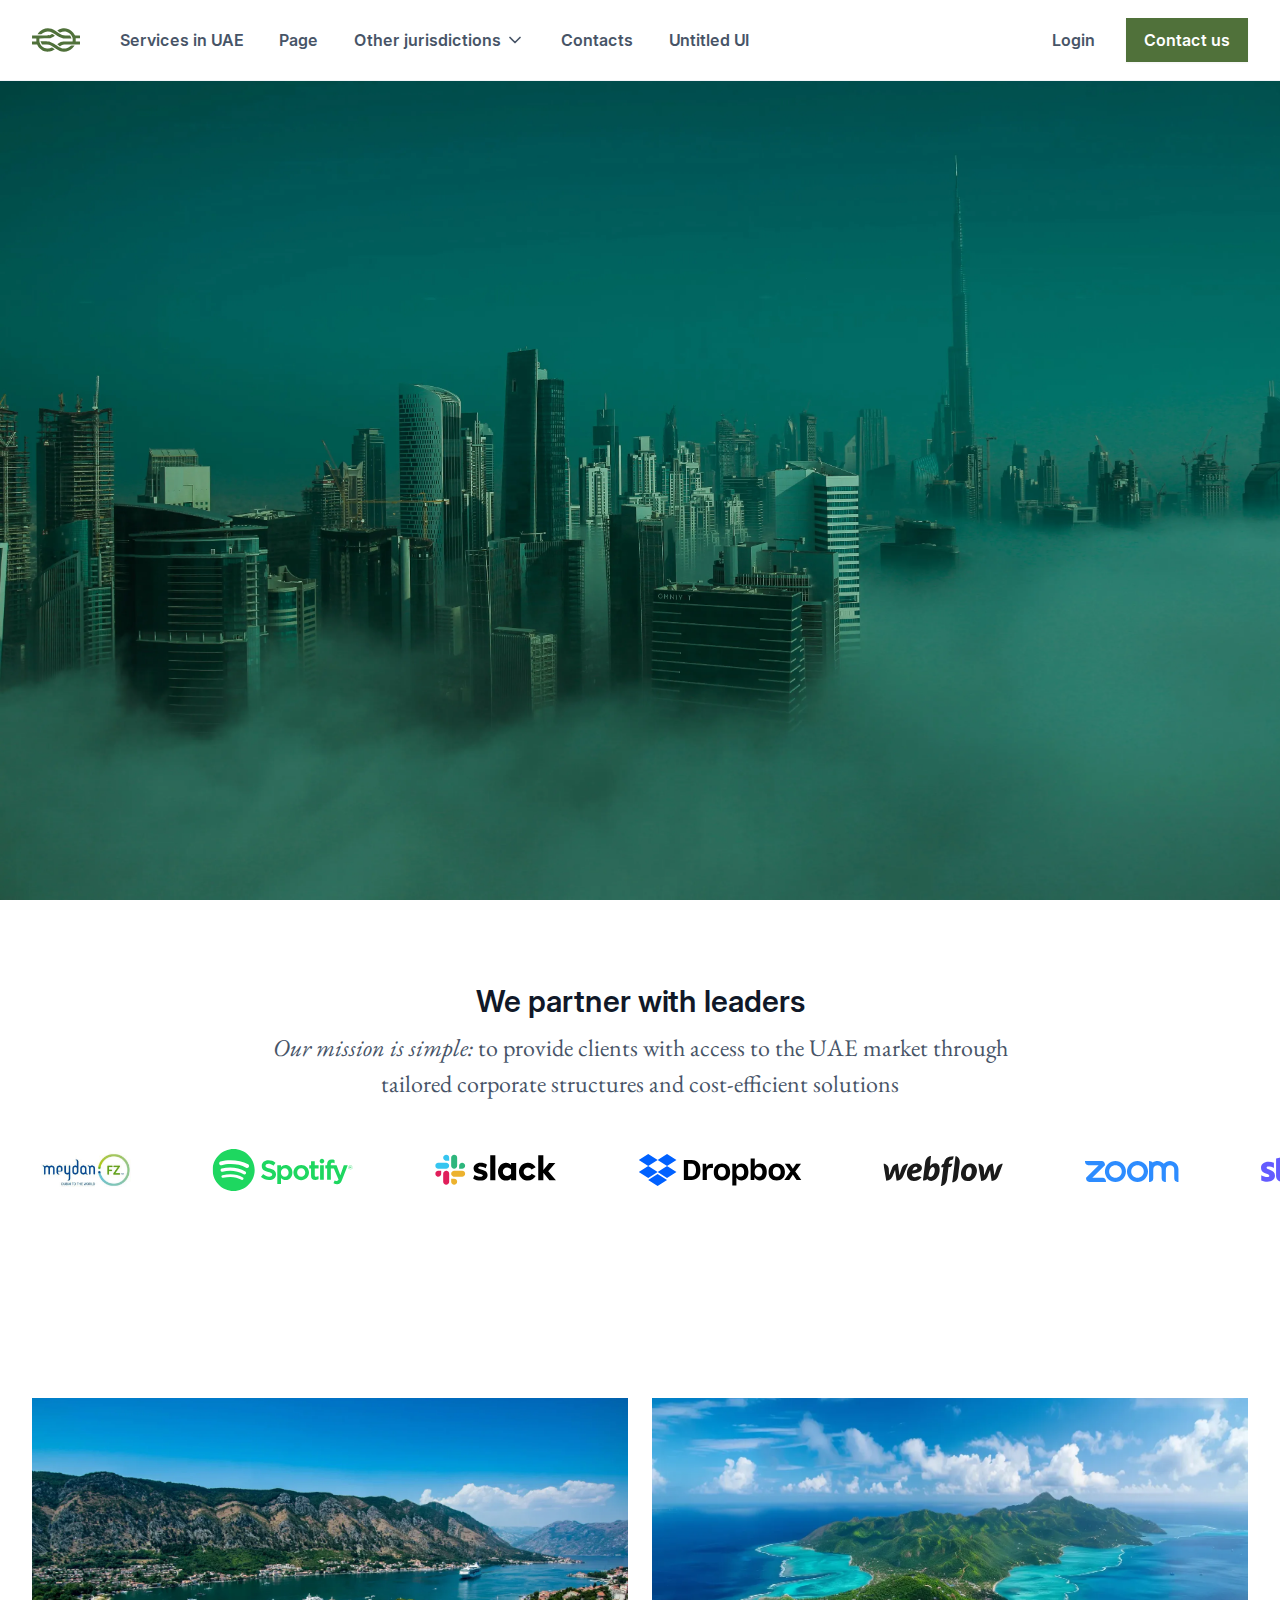
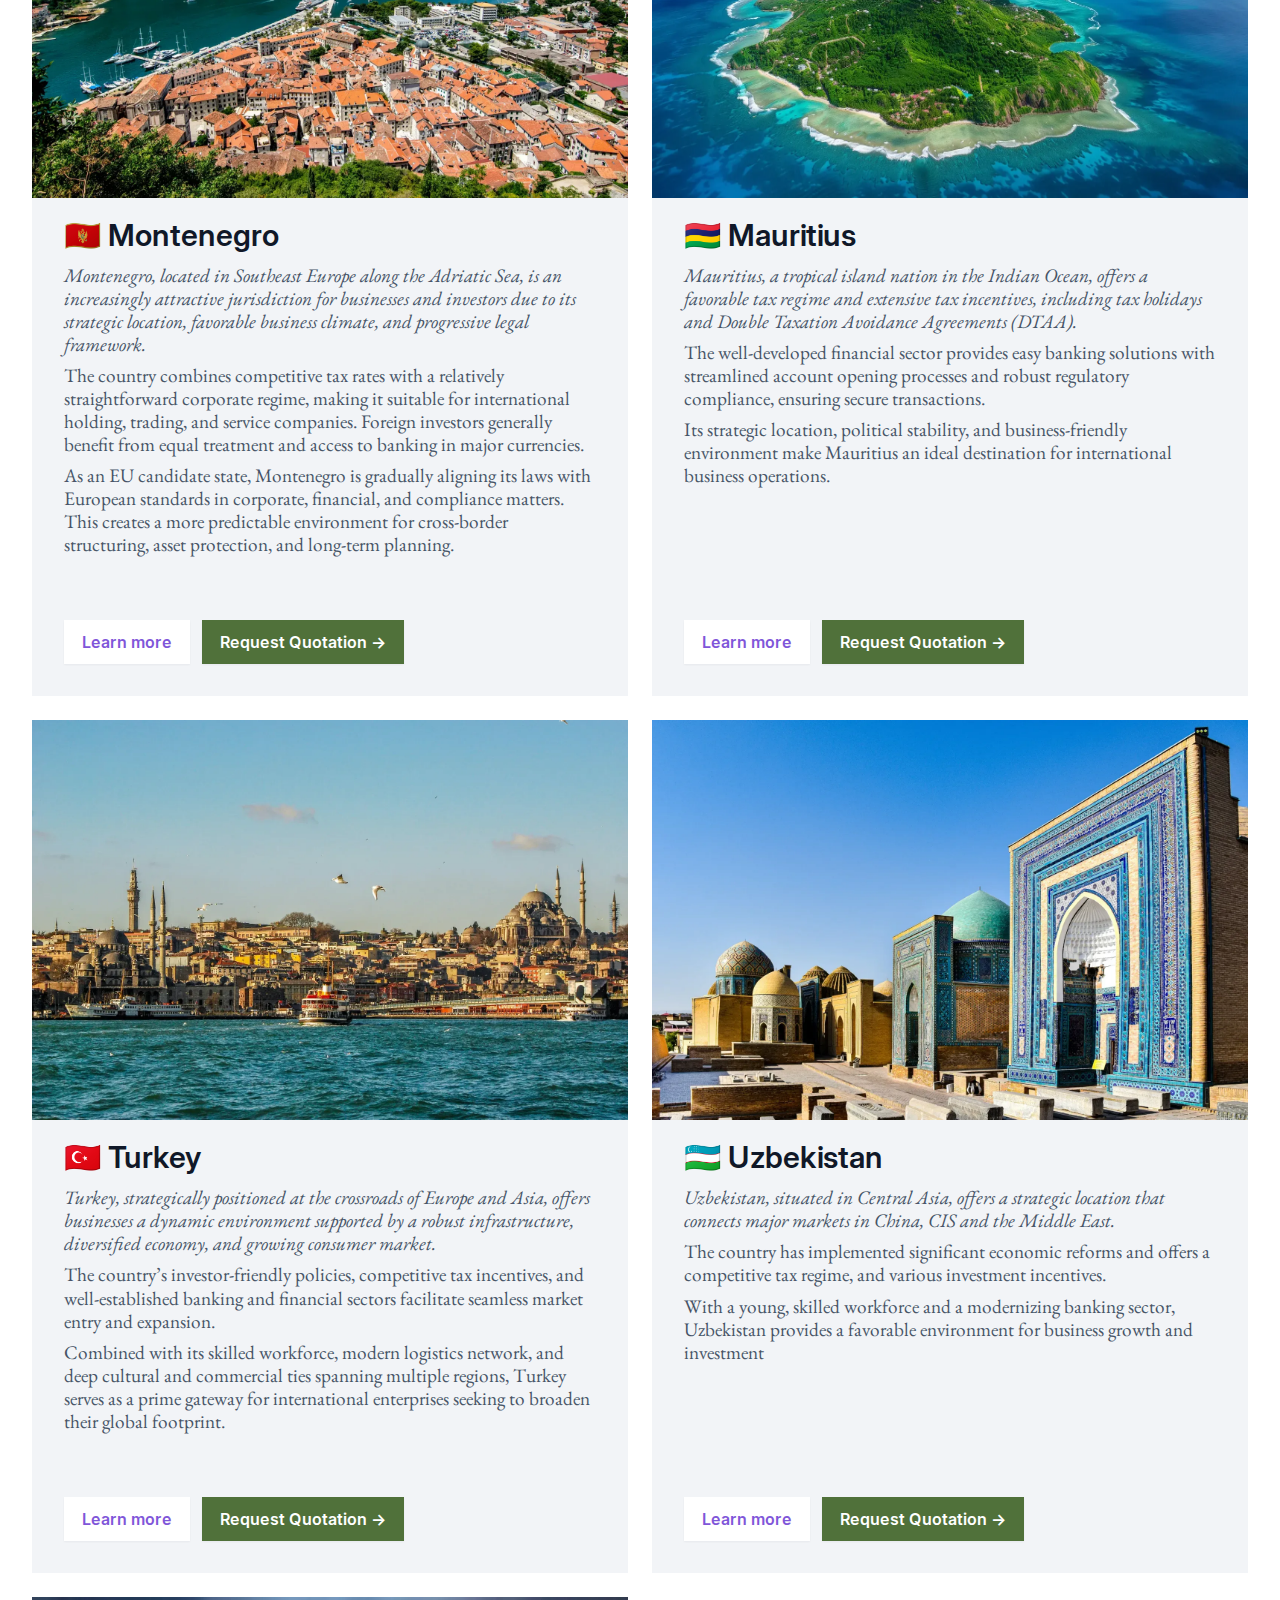
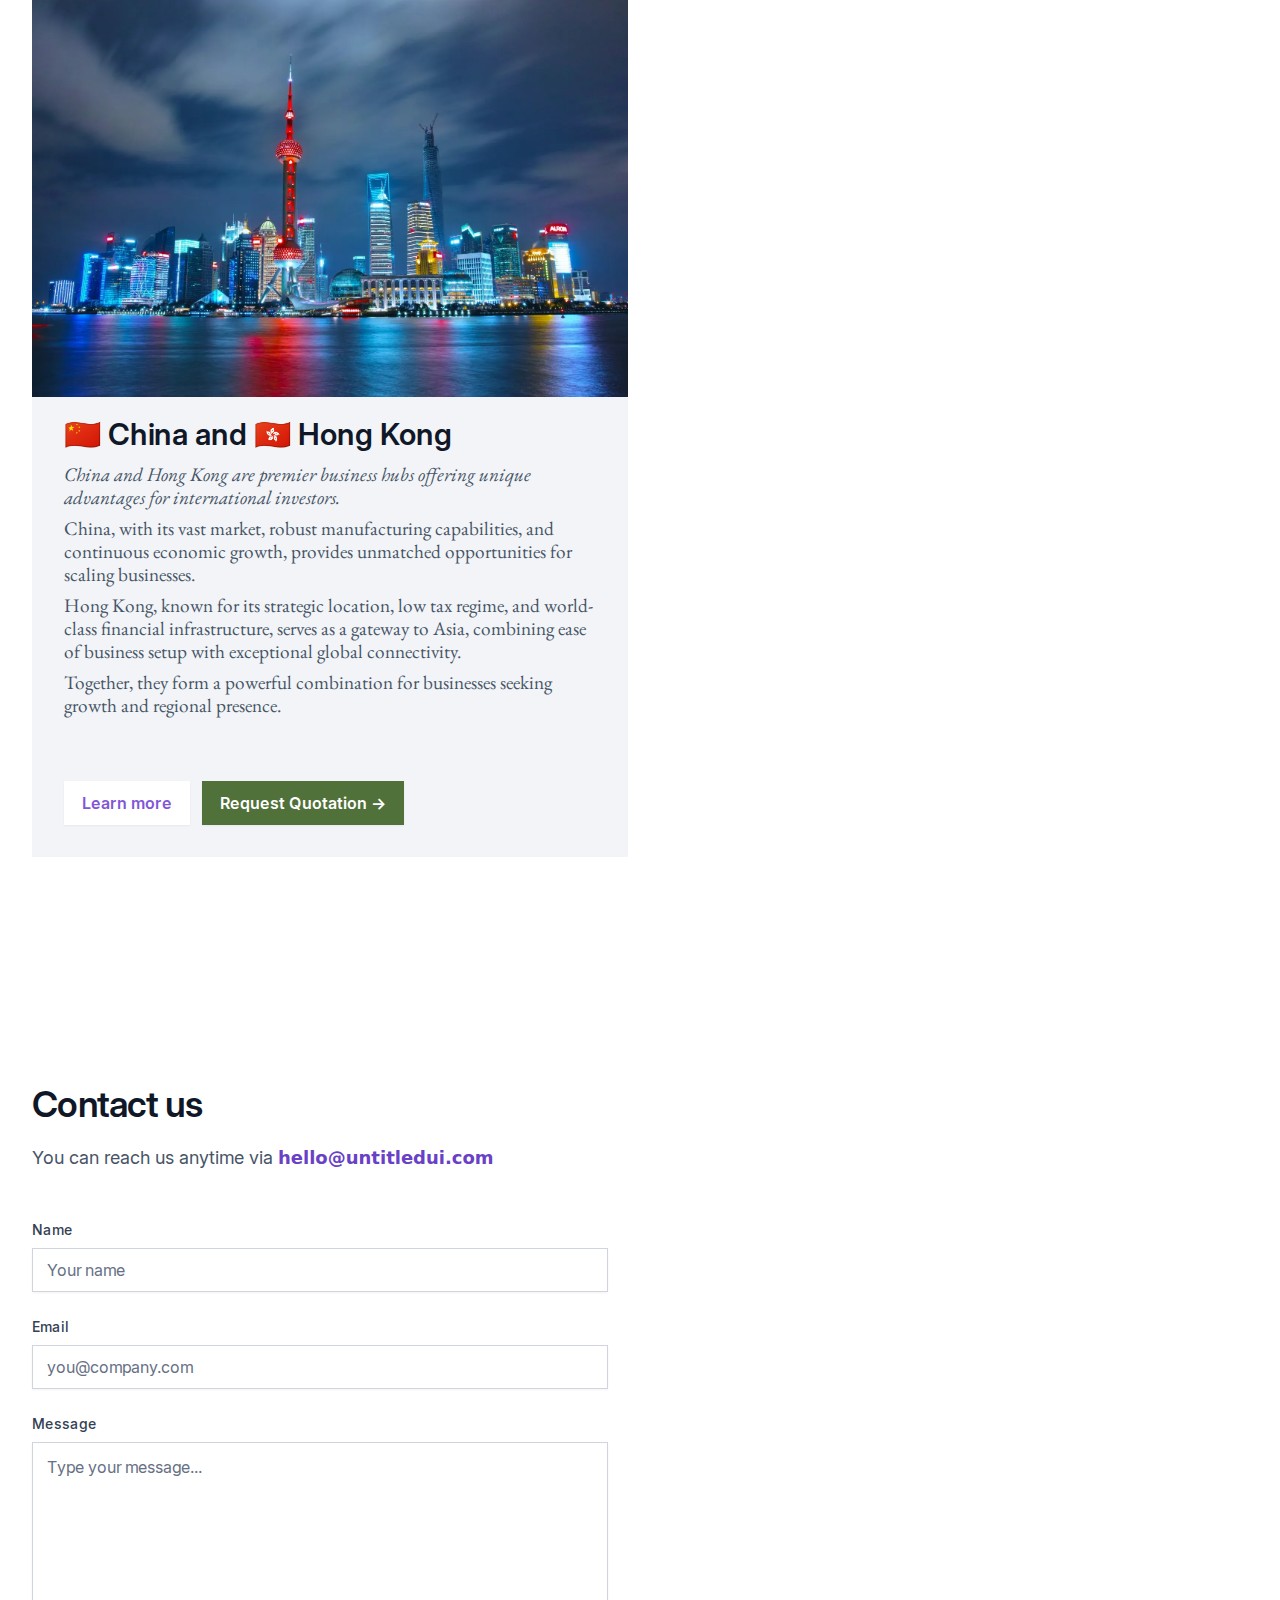
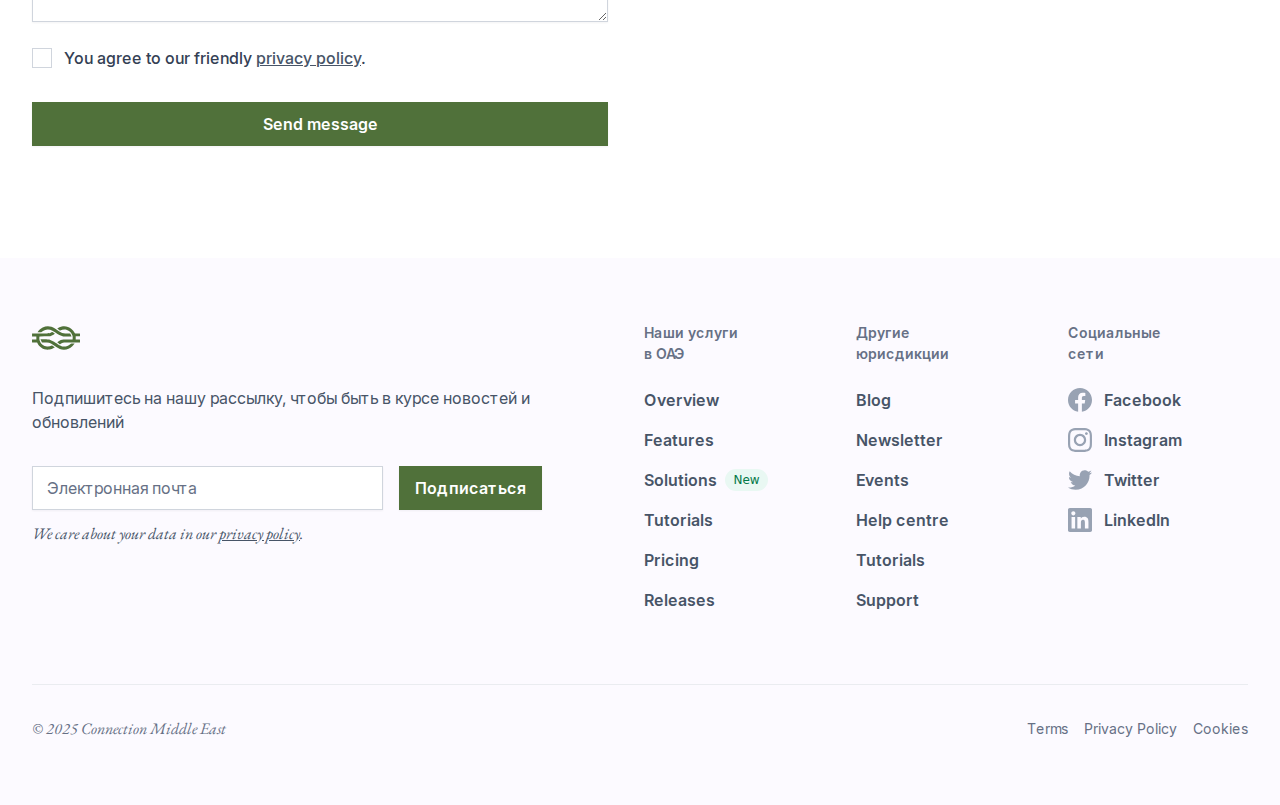
<file: connectionme-ru-en.webflow/index.html>
<!DOCTYPE html><!--  This site was created in Webflow. https://webflow.com  --><!--  Last Published: Fri Dec 05 2025 11:32:01 GMT+0000 (Coordinated Universal Time)  -->
<html data-wf-page="69328512873fdd916262f3d3" data-wf-site="69328511873fdd916262f363">
<head>
  <meta charset="utf-8">
  <title>Connection ME</title>
  <meta content="width=device-width, initial-scale=1" name="viewport">
  <meta content="Webflow" name="generator">
  <link href="css/normalize.css" rel="stylesheet" type="text/css">
  <link href="css/webflow.css" rel="stylesheet" type="text/css">
  <link href="css/connectionme-ru-en.webflow.css" rel="stylesheet" type="text/css">
  <style>@media (min-width:992px) {html.w-mod-js:not(.w-mod-ix) [data-w-id="d4def35a-5961-fc7d-419d-2d81b379cf40"] {opacity:0;}}</style>
  <script type="text/javascript">!function(o,c){var n=c.documentElement,t=" w-mod-";n.className+=t+"js",("ontouchstart"in o||o.DocumentTouch&&c instanceof DocumentTouch)&&(n.className+=t+"touch")}(window,document);</script>
  <link href="images/favicon.svg" rel="shortcut icon" type="image/x-icon">
  <link href="images/webclip.png" rel="apple-touch-icon"><!--  Please keep this css code to improve the font quality -->
  <style>
  * {
  -webkit-font-smoothing: antialiased;
  -moz-osx-font-smoothing: grayscale;
}
</style>
</head>
<body>
  <div class="page-wrapper">
    <div class="global-styles w-embed">
      <style>
/* Snippet gets rid of top margin on first element in any rich text*/
.w-richtext>:first-child {
	margin-top: 0;
}
/* Snippet gets rid of bottom margin on last element in any rich text*/
.w-richtext>:last-child, .w-richtext ol li:last-child, .w-richtext ul li:last-child {
    margin-bottom: 0;
}
/* Snippet makes all link elements listed below to inherit color from their parent */
a, 
.w-tab-link,
.w-nav-link,
.w-dropdown-btn,
.w-dropdown-toggle,
.w-dropdown-link
{
color: inherit;
}
/* Snippet prevents all click and hover interaction with an element */
.clickable-off {
  pointer-events: none;
}
/* Snippet enables all click and hover interaction with an element */
.clickable-on{
  pointer-events: auto;
}
/* Snippet enables you to add class of div-square which creates and maintains a 1:1 dimension of a div.*/
.div-square::after {
  content: "";
  display: block;
  padding-bottom: 100%;
}
/*Hide focus outline for main content element*/
    main:focus-visible {
    outline: -webkit-focus-ring-color auto 0px;
}
/* Make sure containers never lose their center alignment*/
.container-medium, .container-small, .container-large {
  margin-right: auto !important;
  margin-left: auto !important;
}
/*Reset selects, buttons, and links styles*/
.w-input, .w-select, a {
color: inherit;
text-decoration: inherit;
font-size: inherit;
}
/*Apply "..." after 3 lines of text */
.text-style-3lines {
    display: -webkit-box;
    overflow: hidden;
    -webkit-line-clamp: 3;
    -webkit-box-orient: vertical;
}
/* Apply "..." after 2 lines of text */
.text-style-2lines {
    display: -webkit-box;
    overflow: hidden;
    -webkit-line-clamp: 2;
    -webkit-box-orient: vertical;
}
/* Apply "..." at 100% width */
.truncate-width { 
		width: 100%; 
    white-space: nowrap; 
    overflow: hidden; 
    text-overflow: ellipsis; 
}
/* Removes native scrollbar */
.no-scrollbar {
    -ms-overflow-style: none;  // IE 10+
    overflow: -moz-scrollbars-none;  // Firefox
}
.no-scrollbar::-webkit-scrollbar {
    display: none; // Safari and Chrome
}
</style>
    </div>
    <div data-w-id="73afa81c-448a-a8fb-c68b-ac680d828982" data-animation="default" data-collapse="medium" data-duration="400" data-easing="ease-in-out-cubic" data-easing2="ease-in-out-cubic" role="banner" class="uui-navbar01_component d2q_fixed w-nav">
      <div class="uui-navbar01_container">
        <a href="#" class="uui-navbar01_logo-link w-nav-brand">
          <div class="uui-styleguide_logo">
            <div class="uui-styleguide_logomark"><img src="images/cme-logo.svg" loading="eager" height="" alt="Untitled UI logomark" class="uui-styleguide_logomark-bg"></div>
          </div>
        </a>
        <nav role="navigation" class="uui-navbar01_menu w-nav-menu">
          <div class="uui-navbar01_menu-left">
            <a href="#" class="uui-navbar01_link w-nav-link">Services in UAE</a>
            <a href="country-page.html" class="uui-navbar01_link w-nav-link">Page</a>
            <div data-hover="true" data-delay="300" data-w-id="73afa81c-448a-a8fb-c68b-ac680d82898c" class="uui-navbar01_menu-dropdown w-dropdown">
              <div class="uui-navbar01_dropdown-toggle w-dropdown-toggle">
                <div class="uui-dropdown-icon w-embed"><svg width="20" height="20" viewbox="0 0 20 20" fill="none" xmlns="http://www.w3.org/2000/svg">
                    <path d="M5 7.5L10 12.5L15 7.5" stroke="currentColor" stroke-width="1.67" stroke-linecap="round" stroke-linejoin="round"></path>
                  </svg></div>
                <div>Other jurisdictions</div>
              </div>
              <nav class="uui-navbar01_dropdown-list w-dropdown-list">
                <div class="uui-navbar01_container">
                  <div class="uui-navbar01_dropdown-content">
                    <div class="uui-navbar01_dropdown-content-left">
                      <div class="uui-navbar01_dropdown-link-list">
                        <h4 class="uui-navbar01_heading">Услуги в ОАЭ</h4>
                        <a href="#" class="uui-navbar01_dropdown-link w-inline-block">
                          <div class="uui-navbar01_icon-wrapper">
                            <div class="uui-icon-1x1-xsmall w-embed"><svg width="24" height="24" viewbox="0 0 24 24" fill="none" xmlns="http://www.w3.org/2000/svg">
                                <path d="M20 19V16H7C5.34315 16 4 17.3431 4 19M8.8 22H16.8C17.9201 22 18.4802 22 18.908 21.782C19.2843 21.5903 19.5903 21.2843 19.782 20.908C20 20.4802 20 19.9201 20 18.8V5.2C20 4.07989 20 3.51984 19.782 3.09202C19.5903 2.71569 19.2843 2.40973 18.908 2.21799C18.4802 2 17.9201 2 16.8 2H8.8C7.11984 2 6.27976 2 5.63803 2.32698C5.07354 2.6146 4.6146 3.07354 4.32698 3.63803C4 4.27976 4 5.11984 4 6.8V17.2C4 18.8802 4 19.7202 4.32698 20.362C4.6146 20.9265 5.07354 21.3854 5.63803 21.673C6.27976 22 7.11984 22 8.8 22Z" stroke="currentColor" stroke-width="2" stroke-linecap="round" stroke-linejoin="round"></path>
                              </svg></div>
                          </div>
                          <div class="uui-navbar01_item-right">
                            <div class="uui-navbar01_item-heading">Blog</div>
                            <div class="uui-text-size-small d2q_hide-mobile-landscape d2q_inter-font">The latest industry news, updates and info.</div>
                          </div>
                        </a>
                        <a href="#" class="uui-navbar01_dropdown-link w-inline-block">
                          <div class="uui-navbar01_icon-wrapper">
                            <div class="uui-icon-1x1-xsmall text-color-primary600 w-embed"><svg width="24" height="24" viewbox="0 0 24 24" fill="none" xmlns="http://www.w3.org/2000/svg">
                                <path d="M4.5 22V17M4.5 7V2M2 4.5H7M2 19.5H7M13 3L11.2658 7.50886C10.9838 8.24209 10.8428 8.60871 10.6235 8.91709C10.4292 9.1904 10.1904 9.42919 9.91709 9.62353C9.60871 9.8428 9.24209 9.98381 8.50886 10.2658L4 12L8.50886 13.7342C9.24209 14.0162 9.60871 14.1572 9.91709 14.3765C10.1904 14.5708 10.4292 14.8096 10.6235 15.0829C10.8428 15.3913 10.9838 15.7579 11.2658 16.4911L13 21L14.7342 16.4911C15.0162 15.7579 15.1572 15.3913 15.3765 15.0829C15.5708 14.8096 15.8096 14.5708 16.0829 14.3765C16.3913 14.1572 16.7579 14.0162 17.4911 13.7342L22 12L17.4911 10.2658C16.7579 9.98381 16.3913 9.8428 16.0829 9.62353C15.8096 9.42919 15.5708 9.1904 15.3765 8.91709C15.1572 8.60871 15.0162 8.24209 14.7342 7.50886L13 3Z" stroke="currentColor" stroke-width="2" stroke-linecap="round" stroke-linejoin="round"></path>
                              </svg></div>
                          </div>
                          <div class="uui-navbar01_item-right">
                            <div class="uui-navbar01_item-heading">Customer stories</div>
                            <div class="uui-text-size-small d2q_hide-mobile-landscape d2q_inter-font">Learn how our customers are making big changes.</div>
                          </div>
                        </a>
                        <a href="#" class="uui-navbar01_dropdown-link w-inline-block">
                          <div class="uui-navbar01_icon-wrapper">
                            <div class="uui-icon-1x1-xsmall text-color-primary600 w-embed"><svg width="24" height="24" viewbox="0 0 24 24" fill="none" xmlns="http://www.w3.org/2000/svg">
                                <path d="M12 22C17.5228 22 22 17.5228 22 12C22 6.47715 17.5228 2 12 2C6.47715 2 2 6.47715 2 12C2 17.5228 6.47715 22 12 22Z" stroke="currentColor" stroke-width="2" stroke-linecap="round" stroke-linejoin="round"></path>
                                <path d="M9.5 8.96533C9.5 8.48805 9.5 8.24941 9.59974 8.11618C9.68666 8.00007 9.81971 7.92744 9.96438 7.9171C10.1304 7.90525 10.3311 8.03429 10.7326 8.29239L15.4532 11.3271C15.8016 11.551 15.9758 11.663 16.0359 11.8054C16.0885 11.9298 16.0885 12.0702 16.0359 12.1946C15.9758 12.337 15.8016 12.449 15.4532 12.6729L10.7326 15.7076C10.3311 15.9657 10.1304 16.0948 9.96438 16.0829C9.81971 16.0726 9.68666 15.9999 9.59974 15.8838C9.5 15.7506 9.5 15.512 9.5 15.0347V8.96533Z" stroke="currentColor" stroke-width="2" stroke-linecap="round" stroke-linejoin="round"></path>
                              </svg></div>
                          </div>
                          <div class="uui-navbar01_item-right">
                            <div class="uui-navbar01_item-heading">Video tutorials</div>
                            <div class="uui-text-size-small d2q_hide-mobile-landscape d2q_inter-font">Get up and running on new features and techniques.</div>
                          </div>
                        </a>
                        <a href="#" class="uui-navbar01_dropdown-link w-inline-block">
                          <div class="uui-navbar01_icon-wrapper">
                            <div class="uui-icon-1x1-xsmall text-color-primary600 w-embed"><svg width="24" height="24" viewbox="0 0 24 24" fill="none" xmlns="http://www.w3.org/2000/svg">
                                <path d="M14 2.26953V6.40007C14 6.96012 14 7.24015 14.109 7.45406C14.2049 7.64222 14.3578 7.7952 14.546 7.89108C14.7599 8.00007 15.0399 8.00007 15.6 8.00007H19.7305M14 17.5L16.5 15L14 12.5M10 12.5L7.5 15L10 17.5M20 9.98822V17.2C20 18.8802 20 19.7202 19.673 20.362C19.3854 20.9265 18.9265 21.3854 18.362 21.673C17.7202 22 16.8802 22 15.2 22H8.8C7.11984 22 6.27976 22 5.63803 21.673C5.07354 21.3854 4.6146 20.9265 4.32698 20.362C4 19.7202 4 18.8802 4 17.2V6.8C4 5.11984 4 4.27976 4.32698 3.63803C4.6146 3.07354 5.07354 2.6146 5.63803 2.32698C6.27976 2 7.11984 2 8.8 2H12.0118C12.7455 2 13.1124 2 13.4577 2.08289C13.7638 2.15638 14.0564 2.27759 14.3249 2.44208C14.6276 2.6276 14.887 2.88703 15.4059 3.40589L18.5941 6.59411C19.113 7.11297 19.3724 7.3724 19.5579 7.67515C19.7224 7.94356 19.8436 8.2362 19.9171 8.5423C20 8.88757 20 9.25445 20 9.98822Z" stroke="currentColor" stroke-width="2" stroke-linecap="round" stroke-linejoin="round"></path>
                              </svg></div>
                          </div>
                          <div class="uui-navbar01_item-right">
                            <div class="uui-navbar01_item-heading">Documentation</div>
                            <div class="uui-text-size-small d2q_hide-mobile-landscape d2q_inter-font">All the boring stuff that you (hopefully won’t) need.</div>
                          </div>
                        </a>
                      </div>
                      <div class="uui-navbar01_dropdown-link-list">
                        <h4 class="uui-navbar01_heading">Другие юрисдикции</h4>
                        <a href="#" class="uui-navbar01_dropdown-link w-inline-block">
                          <div class="uui-navbar01_icon-wrapper">
                            <div class="uui-icon-1x1-xsmall text-color-primary600 w-embed"><svg width="24" height="24" viewbox="0 0 24 24" fill="none" xmlns="http://www.w3.org/2000/svg">
                                <path d="M4 21L4 4M4 13H11.4C11.9601 13 12.2401 13 12.454 12.891C12.6422 12.7951 12.7951 12.6422 12.891 12.454C13 12.2401 13 11.9601 13 11.4V4.6C13 4.03995 13 3.75992 12.891 3.54601C12.7951 3.35785 12.6422 3.20487 12.454 3.10899C12.2401 3 11.9601 3 11.4 3H5.6C5.03995 3 4.75992 3 4.54601 3.10899C4.35785 3.20487 4.20487 3.35785 4.10899 3.54601C4 3.75992 4 4.03995 4 4.6V13ZM13 5H19.4C19.9601 5 20.2401 5 20.454 5.10899C20.6422 5.20487 20.7951 5.35785 20.891 5.54601C21 5.75992 21 6.03995 21 6.6V13.4C21 13.9601 21 14.2401 20.891 14.454C20.7951 14.6422 20.6422 14.7951 20.454 14.891C20.2401 15 19.9601 15 19.4 15H14.6C14.0399 15 13.7599 15 13.546 14.891C13.3578 14.7951 13.2049 14.6422 13.109 14.454C13 14.2401 13 13.9601 13 13.4V5Z" stroke="currentColor" stroke-width="2" stroke-linecap="round" stroke-linejoin="round"></path>
                              </svg></div>
                          </div>
                          <div class="uui-navbar01_item-right">
                            <div class="uui-navbar01_item-heading">Монтенегро</div>
                            <div class="uui-text-size-small d2q_hide-mobile-landscape d2q_inter-font">Learn about our story and our mission statement.</div>
                          </div>
                        </a>
                        <a href="#" class="uui-navbar01_dropdown-link w-inline-block">
                          <div class="uui-navbar01_icon-wrapper">
                            <div class="uui-icon-1x1-xsmall text-color-primary600 w-embed"><svg width="24" height="24" viewbox="0 0 24 24" fill="none" xmlns="http://www.w3.org/2000/svg">
                                <path d="M20.9996 11.5C20.9996 16.1944 17.194 20 12.4996 20C11.4228 20 10.3928 19.7998 9.44478 19.4345C9.27145 19.3678 9.18478 19.3344 9.11586 19.3185C9.04807 19.3029 8.999 19.2963 8.92949 19.2937C8.85881 19.291 8.78127 19.299 8.62619 19.315L3.50517 19.8444C3.01692 19.8948 2.7728 19.9201 2.6288 19.8322C2.50337 19.7557 2.41794 19.6279 2.3952 19.4828C2.36909 19.3161 2.48575 19.1002 2.71906 18.6684L4.35472 15.6408C4.48942 15.3915 4.55677 15.2668 4.58728 15.1469C4.6174 15.0286 4.62469 14.9432 4.61505 14.8214C4.60529 14.6981 4.55119 14.5376 4.443 14.2166C4.15547 13.3636 3.99962 12.45 3.99962 11.5C3.99962 6.80558 7.8052 3 12.4996 3C17.194 3 20.9996 6.80558 20.9996 11.5Z" stroke="currentColor" stroke-width="2" stroke-linecap="round" stroke-linejoin="round"></path>
                              </svg></div>
                          </div>
                          <div class="uui-navbar01_item-right">
                            <div class="uui-navbar01_item-heading">Press</div>
                            <div class="uui-text-size-small d2q_hide-mobile-landscape d2q_inter-font">News and writings, press releases, and press resources.</div>
                          </div>
                        </a>
                        <a href="#" class="uui-navbar01_dropdown-link w-inline-block">
                          <div class="uui-navbar01_icon-wrapper">
                            <div class="uui-icon-1x1-xsmall text-color-primary600 w-embed"><svg width="24" height="24" viewbox="0 0 24 24" fill="none" xmlns="http://www.w3.org/2000/svg">
                                <path d="M22 21V19C22 17.1362 20.7252 15.5701 19 15.126M15.5 3.29076C16.9659 3.88415 18 5.32131 18 7C18 8.67869 16.9659 10.1159 15.5 10.7092M17 21C17 19.1362 17 18.2044 16.6955 17.4693C16.2895 16.4892 15.5108 15.7105 14.5307 15.3045C13.7956 15 12.8638 15 11 15H8C6.13623 15 5.20435 15 4.46927 15.3045C3.48915 15.7105 2.71046 16.4892 2.30448 17.4693C2 18.2044 2 19.1362 2 21M13.5 7C13.5 9.20914 11.7091 11 9.5 11C7.29086 11 5.5 9.20914 5.5 7C5.5 4.79086 7.29086 3 9.5 3C11.7091 3 13.5 4.79086 13.5 7Z" stroke="currentColor" stroke-width="2" stroke-linecap="round" stroke-linejoin="round"></path>
                              </svg></div>
                          </div>
                          <div class="uui-navbar01_item-right">
                            <div class="uui-navbar01_text-wrapper">
                              <div class="uui-navbar01_item-heading margin-bottom-0">Careers</div>
                              <div class="uui-badge-small-success">
                                <div>We&#x27;re hiring!</div>
                              </div>
                            </div>
                            <div class="uui-text-size-small d2q_hide-mobile-landscape d2q_inter-font">We’re always looking for talented people. Join our team!</div>
                          </div>
                        </a>
                        <a href="#" class="uui-navbar01_dropdown-link w-inline-block">
                          <div class="uui-navbar01_icon-wrapper">
                            <div class="uui-icon-1x1-xsmall text-color-primary600 w-embed"><svg width="24" height="24" viewbox="0 0 24 24" fill="none" xmlns="http://www.w3.org/2000/svg">
                                <path d="M13 7L11.8845 4.76892C11.5634 4.1268 11.4029 3.80573 11.1634 3.57116C10.9516 3.36373 10.6963 3.20597 10.4161 3.10931C10.0992 3 9.74021 3 9.02229 3H5.2C4.0799 3 3.51984 3 3.09202 3.21799C2.71569 3.40973 2.40973 3.71569 2.21799 4.09202C2 4.51984 2 5.0799 2 6.2V7M2 7H17.2C18.8802 7 19.7202 7 20.362 7.32698C20.9265 7.6146 21.3854 8.07354 21.673 8.63803C22 9.27976 22 10.1198 22 11.8V16.2C22 17.8802 22 18.7202 21.673 19.362C21.3854 19.9265 20.9265 20.3854 20.362 20.673C19.7202 21 18.8802 21 17.2 21H6.8C5.11984 21 4.27976 21 3.63803 20.673C3.07354 20.3854 2.6146 19.9265 2.32698 19.362C2 18.7202 2 17.8802 2 16.2V7Z" stroke="currentColor" stroke-width="2" stroke-linecap="round" stroke-linejoin="round"></path>
                              </svg></div>
                          </div>
                          <div class="uui-navbar01_item-right">
                            <div class="uui-navbar01_item-heading">Legal</div>
                            <div class="uui-text-size-small d2q_hide-mobile-landscape d2q_inter-font">All the boring stuff that Dan from legal made us add.</div>
                          </div>
                        </a>
                      </div>
                    </div>
                    <div class="uui-navbar01_dropdown-content-right">
                      <div class="uui-navbar01_dropdown-content-wrapper">
                        <h4 class="uui-navbar01_dropdown-content-heading">Новости</h4>
                        <div class="uui-navbar01_dropdown-blog-list">
                          <a href="#" class="uui-navbar01_blog-item w-inline-block">
                            <div class="uui-navbar01_blog-image-wrapper"><img src="images/nav-image-06.jpg" loading="eager" alt="Man working at desk" class="uui-navbar01_blog-image"></div>
                            <div class="uui-navbar01_large-item-content">
                              <div class="uui-navbar01_item-heading">Мы на экономическом форуме</div>
                              <div class="uui-text-size-small d2q_inter-font">Наша команда посетила экономический форум в Абу-Даби</div>
                              <div class="uui-navbar01_item-button-wrapper">
                                <div class="uui-button-row">
                                  <div class="uui-button-link is-button-xsmall">
                                    <div>Читать →</div>
                                  </div>
                                </div>
                              </div>
                            </div>
                          </a>
                          <a href="#" class="uui-navbar01_blog-item w-inline-block">
                            <div class="uui-navbar01_blog-image-wrapper"><img src="images/image-06.jpeg" loading="eager" sizes="100vw" srcset="images/image-06-p-500.jpeg 500w, images/image-06-p-800.jpeg 800w, images/image-06-p-1080.jpeg 1080w, images/image-06.jpeg 1280w" alt="Woman looking at phone" class="uui-navbar01_blog-image"></div>
                            <div class="uui-navbar01_large-item-content">
                              <div class="uui-navbar01_item-heading">Новая юрисдикция открыта!</div>
                              <div class="uui-text-size-small d2q_inter-font">Теперь мы предлагаем услуги в новой юрисдикции — Кипр</div>
                              <div class="uui-navbar01_item-button-wrapper">
                                <div class="uui-button-row">
                                  <div class="uui-button-link is-button-xsmall">
                                    <div>Читать →</div>
                                  </div>
                                </div>
                              </div>
                            </div>
                          </a>
                        </div>
                        <div id="w-node-_73afa81c-448a-a8fb-c68b-ac680d828a00-0d828982" class="uui-navbar01_dropdown-content-button-wrapper">
                          <a id="w-node-_73afa81c-448a-a8fb-c68b-ac680d828a01-0d828982" data-w-id="73afa81c-448a-a8fb-c68b-ac680d828a01" href="#" class="uui-button-link is-button-xsmall w-inline-block">
                            <div>Все новости</div>
                            <div class="uui-button-icon w-embed"><svg width="20" height="20" viewbox="0 0 20 20" fill="none" xmlns="http://www.w3.org/2000/svg">
                                <path d="M4.16699 9.99996H15.8337M15.8337 9.99996L10.0003 4.16663M15.8337 9.99996L10.0003 15.8333" stroke="currentColor" stroke-width="1.66667" stroke-linecap="round" stroke-linejoin="round"></path>
                              </svg></div>
                          </a>
                        </div>
                      </div>
                      <div class="uui-navbar01_dropdown-right-overlay-absolute"></div>
                    </div>
                  </div>
                </div>
              </nav>
            </div>
            <a href="#" class="uui-navbar01_link w-nav-link">Contacts</a>
            <a href="style-guide.html" class="uui-navbar01_link w-nav-link">Untitled UI</a>
          </div>
          <div class="uui-navbar01_menu-right">
            <div class="uui-navbar01_button-wrapper">
              <a href="#" class="uui-button-secondary-gray show-tablet-2 w-inline-block">
                <div>Log in</div>
              </a>
              <a href="#" class="uui-button-tertiary-gray hide-tablet-2 w-inline-block">
                <div>Login</div>
              </a>
              <a href="#" class="uui-button w-inline-block">
                <div>Contact us</div>
              </a>
            </div>
          </div>
        </nav>
        <div class="uui-navbar01_menu-button w-nav-button">
          <div class="menu-icon_component">
            <div class="menu-icon_line-top"></div>
            <div class="menu-icon_line-middle">
              <div class="menu-icon_line-middle-inner"></div>
            </div>
            <div class="menu-icon_line-bottom"></div>
          </div>
        </div>
      </div>
    </div>
    <main class="main-wrapper">
      <div id="home-page">
        <section class="d2q_hero-header">
          <div class="d2q_hero-block">
            <div class="uui-page-padding">
              <div class="uui-container-large">
                <div class="uui-padding-vertical-xhuge d2q_settings">
                  <div class="w-layout-grid uui-heroheader07_component d2q_settings">
                    <div id="w-node-d4def35a-5961-fc7d-419d-2d81b379cf40-6262f3d3" data-w-id="d4def35a-5961-fc7d-419d-2d81b379cf40" class="uui-heroheader07_content z-index-1-2 d2q_settings">
                      <div class="uui-heading-subheading uui-text-color-gray200 d2q_subheading_ebg">Консалтинг по банковским, юридическим<br>и налоговым вопросам для бизнеса и частных клиентов</div>
                      <h1 class="uui-heading-xlarge d2q_text-color-white">Связываем<br>ваш бизнес<br>и возможности<br>в ОАЭ</h1>
                      <div class="uui-space-small"></div>
                      <div class="uui-max-width-small">
                        <div class="uui-text-size-xlarge text-color-gray200">Работаем по строгим стандартам конфиденциальности и комплаенса</div>
                      </div>
                      <div class="uui-space-large"></div>
                      <div class="uui-button-row is-reverse-mobile-landscape">
                        <div class="uui-button-wrapper max-width-full-mobile-landscape-2">
                          <a href="#" class="uui-button-secondary-gray is-button-large w-inline-block w-lightbox">
                            <div>Узнать больше</div>
                            <script type="application/json" class="w-json">{
  "items": [
    {
      "url": "https://www.youtube.com/watch?v=eiW7rY_PPdo",
      "originalUrl": "https://www.youtube.com/watch?v=eiW7rY_PPdo",
      "width": 940,
      "height": 528,
      "thumbnailUrl": "https://i.ytimg.com/vi/eiW7rY_PPdo/hqdefault.jpg",
      "html": "<iframe class=\"embedly-embed\" src=\"//cdn.embedly.com/widgets/media.html?src=https%3A%2F%2Fwww.youtube.com%2Fembed%2FeiW7rY_PPdo%3Ffeature%3Doembed&display_name=YouTube&url=https%3A%2F%2Fwww.youtube.com%2Fwatch%3Fv%3DeiW7rY_PPdo&image=https%3A%2F%2Fi.ytimg.com%2Fvi%2FeiW7rY_PPdo%2Fhqdefault.jpg&key=96f1f04c5f4143bcb0f2e68c87d65feb&type=text%2Fhtml&schema=youtube\" width=\"940\" height=\"528\" scrolling=\"no\" title=\"YouTube embed\" frameborder=\"0\" allow=\"autoplay; fullscreen\" allowfullscreen=\"true\"></iframe>",
      "type": "video"
    }
  ],
  "group": ""
}</script>
                          </a>
                        </div>
                        <div class="uui-button-wrapper max-width-full-mobile-landscape-2">
                          <a href="#" class="uui-button is-button-large w-inline-block">
                            <div>Запросить консультацию</div>
                          </a>
                        </div>
                      </div>
                    </div>
                  </div>
                </div>
              </div>
            </div>
          </div>
        </section>
        <section class="uui-section_logos04">
          <div class="uui-space-xxlarge"></div>
          <div class="uui-text-align-center">
            <div class="uui-max-width-large align-center-2">
              <h3 class="uui-heading-small">We partner with leaders</h3>
              <div class="uui-space-xxsmall"></div>
              <div class="uui-logos04_text d2q_uui-logos04_text"><em>Our mission is simple:</em> to provide clients with access to the UAE market through tailored corporate structures and cost-efficient solutions</div>
            </div>
          </div>
          <div class="uui-logo-loop_component">
            <div class="uui-logos-loop-css-embed w-embed"><!--  Marquee track 01 -->
              <style>
.uui-logo-loop_inner{
  position: absolute;
  white-space: nowrap;
  will-change: transform;
  animation: marquee 90s linear infinite;
}
@keyframes marquee {
  from { transform: translateX(0); }
  to { transform: translateX(-50%); }
}
</style>
            </div>
            <div class="uui-logo-loop_inner">
              <div class="uui-logos04_list">
                <div id="w-node-_9a98e7bd-5ad2-442d-c25a-cc08b8193f14-6262f3d3" class="uui-logos04_wrapper"><img src="images/meydan_fz.avif" loading="lazy" alt="Company logo" class="uui-logos04_logo"></div>
                <div id="w-node-_9a98e7bd-5ad2-442d-c25a-cc08b8193f16-6262f3d3" class="uui-logos04_wrapper"><img src="images/spotify.svg" loading="lazy" alt="Company logo" class="uui-logos04_logo"></div>
                <div id="w-node-_9a98e7bd-5ad2-442d-c25a-cc08b8193f18-6262f3d3" class="uui-logos04_wrapper"><img src="images/slack.svg" loading="lazy" alt="Company logo" class="uui-logos04_logo"></div>
                <div id="w-node-_9a98e7bd-5ad2-442d-c25a-cc08b8193f1a-6262f3d3" class="uui-logos04_wrapper"><img src="images/dropbox.svg" loading="lazy" alt="Company logo" class="uui-logos04_logo"></div>
                <div id="w-node-_9a98e7bd-5ad2-442d-c25a-cc08b8193f1c-6262f3d3" class="uui-logos04_wrapper"><img src="images/webflow.svg" loading="lazy" alt="Company logo" class="uui-logos04_logo"></div>
                <div id="w-node-_9a98e7bd-5ad2-442d-c25a-cc08b8193f1e-6262f3d3" class="uui-logos04_wrapper"><img src="images/zoom.svg" loading="lazy" alt="Company logo" class="uui-logos04_logo"></div>
                <div id="w-node-_9a98e7bd-5ad2-442d-c25a-cc08b8193f20-6262f3d3" class="uui-logos04_wrapper"><img src="images/stripe.svg" loading="lazy" alt="Company logo" class="uui-logos04_logo"></div>
                <div class="uui-logos04_wrapper"><img src="images/loom.svg" loading="lazy" alt="Company logo" class="uui-logos04_logo"></div>
                <div class="uui-logos04_wrapper"><img src="images/notion.svg" loading="lazy" alt="Company logo" class="uui-logos04_logo"></div>
                <div class="uui-logos04_wrapper"><img src="images/hopin.svg" loading="lazy" alt="Company logo" class="uui-logos04_logo"></div>
                <div class="uui-logos04_wrapper"><img src="images/outreach.svg" loading="lazy" alt="Company logo" class="uui-logos04_logo"></div>
                <div class="uui-logos04_wrapper"><img src="images/segment.svg" loading="lazy" alt="Company logo" class="uui-logos04_logo"></div>
                <div class="uui-logos04_wrapper"><img src="images/productboard.svg" loading="lazy" alt="Company logo" class="uui-logos04_logo"></div>
              </div>
              <div class="uui-logos04_list">
                <div id="w-node-_9a98e7bd-5ad2-442d-c25a-cc08b8193f2f-6262f3d3" class="uui-logos04_wrapper"><img src="images/coinbase.svg" loading="lazy" alt="Company logo" class="uui-logos04_logo"></div>
                <div id="w-node-_9a98e7bd-5ad2-442d-c25a-cc08b8193f31-6262f3d3" class="uui-logos04_wrapper"><img src="images/spotify.svg" loading="lazy" alt="Company logo" class="uui-logos04_logo"></div>
                <div id="w-node-_9a98e7bd-5ad2-442d-c25a-cc08b8193f33-6262f3d3" class="uui-logos04_wrapper"><img src="images/slack.svg" loading="lazy" alt="Company logo" class="uui-logos04_logo"></div>
                <div id="w-node-_9a98e7bd-5ad2-442d-c25a-cc08b8193f35-6262f3d3" class="uui-logos04_wrapper"><img src="images/dropbox.svg" loading="lazy" alt="Company logo" class="uui-logos04_logo"></div>
                <div id="w-node-_9a98e7bd-5ad2-442d-c25a-cc08b8193f37-6262f3d3" class="uui-logos04_wrapper"><img src="images/webflow.svg" loading="lazy" alt="Company logo" class="uui-logos04_logo"></div>
                <div id="w-node-_9a98e7bd-5ad2-442d-c25a-cc08b8193f39-6262f3d3" class="uui-logos04_wrapper"><img src="images/zoom.svg" loading="lazy" alt="Company logo" class="uui-logos04_logo"></div>
                <div id="w-node-_9a98e7bd-5ad2-442d-c25a-cc08b8193f3b-6262f3d3" class="uui-logos04_wrapper"><img src="images/stripe.svg" loading="lazy" alt="Company logo" class="uui-logos04_logo"></div>
                <div class="uui-logos04_wrapper"><img src="images/loom.svg" loading="lazy" alt="Company logo" class="uui-logos04_logo"></div>
                <div class="uui-logos04_wrapper"><img src="images/notion.svg" loading="lazy" alt="Company logo" class="uui-logos04_logo"></div>
                <div class="uui-logos04_wrapper"><img src="images/hopin.svg" loading="lazy" alt="Company logo" class="uui-logos04_logo"></div>
                <div class="uui-logos04_wrapper"><img src="images/outreach.svg" loading="lazy" alt="Company logo" class="uui-logos04_logo"></div>
                <div class="uui-logos04_wrapper"><img src="images/segment.svg" loading="lazy" alt="Company logo" class="uui-logos04_logo"></div>
                <div class="uui-logos04_wrapper"><img src="images/productboard.svg" loading="lazy" alt="Company logo" class="uui-logos04_logo"></div>
              </div>
            </div>
          </div>
          <div class="uui-space-xxlarge"></div>
        </section>
        <section class="uui-section_layout35">
          <div class="uui-page-padding">
            <div class="uui-container-large">
              <div class="uui-padding-vertical-xhuge">
                <div class="w-layout-grid uui-layout35_component d2q_grid-settings">
                  <div class="uui-layout35_content">
                    <div class="uui-layout35_image-wrapper"><img src="images/montenegro_cover.webp" loading="lazy" sizes="(max-width: 2048px) 100vw, 2048px" srcset="images/montenegro_cover-p-500.webp 500w, images/montenegro_cover-p-800.webp 800w, images/montenegro_cover-p-1080.webp 1080w, images/montenegro_cover-p-1600.webp 1600w, images/montenegro_cover-p-2000.webp 2000w, images/montenegro_cover.webp 2048w" alt="Mockup" class="uui-layout35_image d2q_image_fit"></div>
                    <div class="w-layout-vflex d2q_v-flex_1-5_rem">
                      <h3 class="uui-heading-small">🇲🇪 Montenegro</h3>
                      <div class="uui-space-xxsmall"></div>
                      <div class="d2q_uui-text-size-medium"><em>Montenegro, located in Southeast Europe along the Adriatic Sea, is an increasingly attractive jurisdiction for businesses and investors due to its strategic location, favorable business climate, and progressive legal framework.</em></div>
                      <div class="d2q_uui-text-size-medium">The country combines competitive tax rates with a relatively straightforward corporate regime, making it suitable for international holding, trading, and service companies. Foreign investors generally benefit from equal treatment and access to banking in major currencies.</div>
                      <div class="d2q_uui-text-size-medium">As an EU candidate state, Montenegro is gradually aligning its laws with European standards in corporate, financial, and compliance matters. This creates a more predictable environment for cross-border structuring, asset protection, and long-term planning.</div>
                    </div>
                    <div class="uui-space-small d2q_spacer-fill"></div>
                    <div class="uui-button-row is-reverse-mobile-landscape d2q_uui-button-row">
                      <div class="uui-button-wrapper max-width-full-mobile-landscape-2">
                        <a href="#" class="uui-button d2q_uui-button-transparent w-inline-block">
                          <div>Learn more</div>
                        </a>
                      </div>
                      <div class="uui-button-wrapper max-width-full-mobile-landscape-2">
                        <a href="#" class="uui-button w-inline-block">
                          <div>Request Quotation →</div>
                        </a>
                      </div>
                    </div>
                  </div>
                  <div class="uui-layout35_content">
                    <div class="uui-layout35_image-wrapper"><img src="images/mauritius_cover.webp" loading="lazy" sizes="(max-width: 2048px) 100vw, 2048px" srcset="images/mauritius_cover-p-500.webp 500w, images/mauritius_cover-p-800.webp 800w, images/mauritius_cover-p-1080.webp 1080w, images/mauritius_cover-p-1600.webp 1600w, images/mauritius_cover-p-2000.webp 2000w, images/mauritius_cover.webp 2048w" alt="Mockup" class="uui-layout35_image d2q_image_fit"></div>
                    <div class="w-layout-vflex d2q_v-flex_1-5_rem">
                      <h3 class="uui-heading-small">🇲🇺 Mauritius</h3>
                      <div class="uui-space-xxsmall"></div>
                      <div class="d2q_uui-text-size-medium"><em>Mauritius, a tropical island nation in the Indian Ocean, offers a favorable tax regime and extensive tax incentives, including tax holidays and Double Taxation Avoidance Agreements (DTAA).</em></div>
                      <div class="d2q_uui-text-size-medium">The well-developed financial sector provides easy banking solutions with streamlined account opening processes and robust regulatory compliance, ensuring secure transactions.</div>
                      <div class="d2q_uui-text-size-medium">Its strategic location, political stability, and business-friendly environment make Mauritius an ideal destination for international business operations.</div>
                    </div>
                    <div class="uui-space-small d2q_spacer-fill"></div>
                    <div class="uui-button-row is-reverse-mobile-landscape d2q_uui-button-row">
                      <div class="uui-button-wrapper max-width-full-mobile-landscape-2">
                        <a href="#" class="uui-button d2q_uui-button-transparent w-inline-block">
                          <div>Learn more</div>
                        </a>
                      </div>
                      <div class="uui-button-wrapper max-width-full-mobile-landscape-2">
                        <a href="#" class="uui-button d2q_uui-button w-inline-block">
                          <div>Request Quotation →</div>
                        </a>
                      </div>
                    </div>
                  </div>
                  <div class="uui-layout35_content">
                    <div class="uui-layout35_image-wrapper"><img src="images/turkey_cover.webp" loading="lazy" sizes="(max-width: 2048px) 100vw, 2048px" srcset="images/turkey_cover-p-500.webp 500w, images/turkey_cover-p-800.webp 800w, images/turkey_cover-p-1080.webp 1080w, images/turkey_cover-p-1600.webp 1600w, images/turkey_cover-p-2000.webp 2000w, images/turkey_cover.webp 2048w" alt="Mockup" class="uui-layout35_image d2q_image_fit"></div>
                    <div class="w-layout-vflex d2q_v-flex_1-5_rem">
                      <h3 class="uui-heading-small">🇹🇷 Turkey</h3>
                      <div class="uui-space-xxsmall"></div>
                      <div class="d2q_uui-text-size-medium"><em>Turkey, strategically positioned at the crossroads of Europe and Asia, offers businesses a dynamic environment supported by a robust infrastructure, diversified economy, and growing consumer market.</em></div>
                      <div class="d2q_uui-text-size-medium">The country’s investor-friendly policies, competitive tax incentives, and well-established banking and financial sectors facilitate seamless market entry and expansion.</div>
                      <div class="d2q_uui-text-size-medium">Combined with its skilled workforce, modern logistics network, and deep cultural and commercial ties spanning multiple regions, Turkey serves as a prime gateway for international enterprises seeking to broaden their global footprint.</div>
                    </div>
                    <div class="uui-space-small d2q_spacer-fill"></div>
                    <div class="uui-button-row is-reverse-mobile-landscape d2q_uui-button-row">
                      <div class="uui-button-wrapper max-width-full-mobile-landscape-2">
                        <a href="#" class="uui-button d2q_uui-button-transparent w-inline-block">
                          <div>Learn more</div>
                        </a>
                      </div>
                      <div class="uui-button-wrapper max-width-full-mobile-landscape-2">
                        <a href="#" class="uui-button w-inline-block">
                          <div>Request Quotation →</div>
                        </a>
                      </div>
                    </div>
                  </div>
                  <div class="uui-layout35_content">
                    <div class="uui-layout35_image-wrapper"><img src="images/uzbekistan_cover.webp" loading="lazy" sizes="(max-width: 2048px) 100vw, 2048px" srcset="images/uzbekistan_cover-p-500.webp 500w, images/uzbekistan_cover-p-800.webp 800w, images/uzbekistan_cover-p-1080.webp 1080w, images/uzbekistan_cover-p-1600.webp 1600w, images/uzbekistan_cover-p-2000.webp 2000w, images/uzbekistan_cover.webp 2048w" alt="Mockup" class="uui-layout35_image d2q_image_fit"></div>
                    <div class="w-layout-vflex d2q_v-flex_1-5_rem">
                      <h3 class="uui-heading-small">🇺🇿 Uzbekistan</h3>
                      <div class="uui-space-xxsmall"></div>
                      <div class="d2q_uui-text-size-medium"><em>Uzbekistan, situated in Central Asia, offers a strategic location that connects major markets in China, CIS and the Middle East.</em></div>
                      <div class="d2q_uui-text-size-medium">The country has implemented significant economic reforms and offers a competitive tax regime, and various investment incentives.</div>
                      <div class="d2q_uui-text-size-medium">With a young, skilled workforce and a modernizing banking sector, Uzbekistan provides a favorable environment for business growth and investment</div>
                    </div>
                    <div class="uui-space-small d2q_spacer-fill"></div>
                    <div class="uui-button-row is-reverse-mobile-landscape d2q_uui-button-row">
                      <div class="uui-button-wrapper max-width-full-mobile-landscape-2">
                        <a href="#" class="uui-button d2q_uui-button-transparent w-inline-block">
                          <div>Learn more</div>
                        </a>
                      </div>
                      <div class="uui-button-wrapper max-width-full-mobile-landscape-2">
                        <a href="#" class="uui-button w-inline-block">
                          <div>Request Quotation →</div>
                        </a>
                      </div>
                    </div>
                  </div>
                  <div class="uui-layout35_content">
                    <div class="uui-layout35_image-wrapper"><img src="images/china-and-hong-kong_cover.webp" loading="lazy" sizes="(max-width: 4096px) 100vw, 4096px" srcset="images/china-and-hong-kong_cover-p-500.webp 500w, images/china-and-hong-kong_cover-p-800.webp 800w, images/china-and-hong-kong_cover-p-1080.webp 1080w, images/china-and-hong-kong_cover-p-1600.webp 1600w, images/china-and-hong-kong_cover-p-2000.webp 2000w, images/china-and-hong-kong_cover-p-2600.webp 2600w, images/china-and-hong-kong_cover-p-3200.webp 3200w, images/china-and-hong-kong_cover.webp 4096w" alt="Mockup" class="uui-layout35_image d2q_image_fit"></div>
                    <div class="w-layout-vflex d2q_v-flex_1-5_rem">
                      <h3 class="uui-heading-small">🇨🇳 China and 🇭🇰 Hong Kong<br></h3>
                      <div class="uui-space-xxsmall"></div>
                      <div class="d2q_uui-text-size-medium"><em>China and Hong Kong are premier business hubs offering unique advantages for international investors.</em></div>
                      <div class="d2q_uui-text-size-medium">China, with its vast market, robust manufacturing capabilities, and continuous economic growth, provides unmatched opportunities for scaling businesses.</div>
                      <div class="d2q_uui-text-size-medium">Hong Kong, known for its strategic location, low tax regime, and world-class financial infrastructure, serves as a gateway to Asia, combining ease of business setup with exceptional global connectivity.<a href="https://connectionme.framer.website/countries/china-and-hong-kong">‍</a>
                      </div>
                      <div class="d2q_uui-text-size-medium">Together, they form a powerful combination for businesses seeking growth and regional presence.<a href="https://connectionme.framer.website/countries/china-and-hong-kong">‍</a>
                      </div>
                    </div>
                    <div class="uui-space-small d2q_spacer-fill"></div>
                    <div class="uui-button-row is-reverse-mobile-landscape d2q_uui-button-row">
                      <div class="uui-button-wrapper max-width-full-mobile-landscape-2">
                        <a href="#" class="uui-button d2q_uui-button-transparent w-inline-block">
                          <div>Learn more</div>
                        </a>
                      </div>
                      <div class="uui-button-wrapper max-width-full-mobile-landscape-2">
                        <a href="#" class="uui-button w-inline-block">
                          <div>Request Quotation →</div>
                        </a>
                      </div>
                    </div>
                  </div>
                </div>
              </div>
            </div>
          </div>
        </section>
        <section class="uui-section_contact05">
          <div class="uui-page-padding-2">
            <div class="uui-container-large-2">
              <div class="uui-padding-vertical-xhuge-2">
                <div class="w-layout-grid uui-contact05_component">
                  <div class="uui-contact05_content">
                    <h2 class="uui-heading-medium">Contact us</h2>
                    <div class="uui-space-xsmall"></div>
                    <div class="uui-text-size-large">You can reach us anytime via <a href="#" class="uui-text-style-link-02">hello@untitledui.com</a>
                    </div>
                    <div class="uui-contact05_form-wrapper w-form">
                      <form id="wf-form-Contact-05-form" name="wf-form-Contact-05-form" data-name="Contact 05 form" method="get" class="uui-contact05_form" data-wf-page-id="69328512873fdd916262f3d3" data-wf-element-id="c6a749b1-9626-3a8a-2306-fa17222a4cfd">
                        <div class="uui-form-field-wrapper"><label for="Contact-05-name" class="uui-field-label">Name</label><input class="uui-form_input-2 w-input" maxlength="256" name="Contact-05-name" data-name="Contact 05 name" placeholder="Your name" type="text" id="Contact-05-name" required=""></div>
                        <div class="uui-form-field-wrapper"><label for="Contact-05-email" class="uui-field-label">Email</label><input class="uui-form_input-2 w-input" maxlength="256" name="Contact-05-email" data-name="Contact 05 email" placeholder="you@company.com" type="email" id="Contact-05-email" required=""></div>
                        <div class="uui-form-field-wrapper"><label for="Contact-05-message" class="uui-field-label">Message</label><textarea id="Contact-05-message" name="Contact-05-message" maxlength="5000" data-name="Contact 05 message" placeholder="Type your message..." required="" class="uui-form_input-2 text-area w-input"></textarea></div><label id="Contact05-checkbox" class="w-checkbox uui-form-checkbox">
                          <div class="w-checkbox-input w-checkbox-input--inputType-custom uui-form-checkbox-icon"></div><input id="Contact-05-checkbox" type="checkbox" name="Contact-05-checkbox" data-name="Contact 05 checkbox" required="" style="opacity:0;position:absolute;z-index:-1"><span for="Contact-05-checkbox" class="uui-form-checkbox-label w-form-label">You agree to our friendly <a href="#" class="uui-text-style-link-2">privacy policy</a>.</span>
                        </label>
                        <div id="w-node-c6a749b1-9626-3a8a-2306-fa17222a4d11-6262f3d3" class="uui-form-button-wrapper"><input type="submit" data-wait="Please wait..." id="w-node-c6a749b1-9626-3a8a-2306-fa17222a4d12-6262f3d3" class="uui-button w-button" value="Send message"></div>
                      </form>
                      <div class="success-message-2 w-form-done">
                        <div class="success-text">Thank you! Your submission has been received!</div>
                      </div>
                      <div class="error-message-2 w-form-fail">
                        <div class="error-text">Oops! Something went wrong while submitting the form.</div>
                      </div>
                    </div>
                  </div>
                  <div class="uui-contact05_image-wrapper"><img src="images/image11.jpg" loading="lazy" sizes="100vw" srcset="images/image11-p-500.jpeg 500w, images/image11-p-800.jpeg 800w, images/image11-p-1080.jpeg 1080w, images/image11.jpg 1152w" alt="Contact image" class="uui-contact05_image"></div>
                </div>
              </div>
            </div>
          </div>
        </section>
      </div>
    </main>
    <footer class="uui-footer01_component">
      <div class="uui-page-padding">
        <div class="uui-container-large">
          <div class="uui-padding-vertical-xlarge">
            <div class="w-layout-grid uui-footer01_top-wrapper">
              <div class="uui-footer01_left-wrapper">
                <a href="#" class="uui-footer01_logo-link w-nav-brand">
                  <div class="uui-logo_component">
                    <div class="uui-styleguide_logo">
                      <div class="uui-styleguide_logomark"><img src="images/cme-logo.svg" loading="eager" height="" alt="Untitled UI logomark" class="uui-styleguide_logomark-bg"></div>
                    </div><img src="images/untitled-ui-logo.png" loading="lazy" alt="Logo" class="uui-logo_image">
                  </div>
                </a>
                <div class="uui-text-size-medium">Подпишитесь на нашу рассылку, чтобы быть в курсе новостей и обновлений</div>
                <div class="uui-footer01_form-block w-form">
                  <form id="email-form" name="email-form" data-name="Email Form" method="get" class="uui-footer01_form" data-wf-page-id="69328512873fdd916262f3d3" data-wf-element-id="fb930cfa-6f75-acf1-79ef-5a85482c0d89"><input class="uui-form_input w-input" maxlength="256" name="Email" data-name="Email" placeholder="Электронная почта" type="email" id="Email" required=""><input type="submit" data-wait="Пожалуйста, ждите..." class="uui-button is-button-small w-button" value="Подписаться"></form>
                  <div class="uui-text-size-small">We care about your data in our <a href="#" class="uui-text-style-link">privacy policy</a>.</div>
                  <div class="success-message w-form-done">
                    <div>Thank you! Your submission has been received!</div>
                  </div>
                  <div class="error-message w-form-fail">
                    <div>Oops! Something went wrong while submitting the form.</div>
                  </div>
                </div>
              </div>
              <div class="w-layout-grid uui-footer01_menu-wrapper">
                <div class="uui-footer01_link-list">
                  <div class="uui-footer01_link-list-heading">Наши услуги<br>в ОАЭ</div>
                  <a href="#" class="uui-footer01_link w-inline-block">
                    <div>Overview</div>
                  </a>
                  <a href="#" class="uui-footer01_link w-inline-block">
                    <div>Features</div>
                  </a>
                  <a href="#" class="uui-footer01_link w-inline-block">
                    <div>Solutions</div>
                    <div class="uui-badge-small-success">
                      <div>New</div>
                    </div>
                  </a>
                  <a href="#" class="uui-footer01_link w-inline-block">
                    <div>Tutorials</div>
                  </a>
                  <a href="#" class="uui-footer01_link w-inline-block">
                    <div>Pricing</div>
                  </a>
                  <a href="#" class="uui-footer01_link w-inline-block">
                    <div>Releases</div>
                  </a>
                </div>
                <div class="uui-footer01_link-list">
                  <div class="uui-footer01_link-list-heading">Другие<br>юрисдикции</div>
                  <a href="#" class="uui-footer01_link w-inline-block">
                    <div>Blog</div>
                  </a>
                  <a href="#" class="uui-footer01_link w-inline-block">
                    <div>Newsletter</div>
                  </a>
                  <a href="#" class="uui-footer01_link w-inline-block">
                    <div>Events</div>
                  </a>
                  <a href="#" class="uui-footer01_link w-inline-block">
                    <div>Help centre</div>
                  </a>
                  <a href="#" class="uui-footer01_link w-inline-block">
                    <div>Tutorials</div>
                  </a>
                  <a href="#" class="uui-footer01_link w-inline-block">
                    <div>Support</div>
                  </a>
                </div>
                <div class="uui-footer01_link-list">
                  <div class="uui-footer01_link-list-heading">Социальные<br>сети</div>
                  <a href="#" class="uui-footer01_social-link w-inline-block">
                    <div class="uui-footer01_social-icon w-embed"><svg width="24" height="24" viewbox="0 0 24 24" fill="none" xmlns="http://www.w3.org/2000/svg">
                        <path d="M24 12C24 5.37258 18.6274 0 12 0C5.37258 0 0 5.37258 0 12C0 17.9895 4.3882 22.954 10.125 23.8542V15.4688H7.07812V12H10.125V9.35625C10.125 6.34875 11.9166 4.6875 14.6576 4.6875C15.9701 4.6875 17.3438 4.92188 17.3438 4.92188V7.875H15.8306C14.34 7.875 13.875 8.80008 13.875 9.75V12H17.2031L16.6711 15.4688H13.875V23.8542C19.6118 22.954 24 17.9895 24 12Z" fill="currentColor"></path>
                      </svg></div>
                    <div>Facebook</div>
                  </a>
                  <a href="#" class="uui-footer01_social-link w-inline-block">
                    <div class="uui-footer01_social-icon w-embed"><svg width="24" height="24" viewbox="0 0 24 24" fill="none" xmlns="http://www.w3.org/2000/svg">
                        <path d="M12 2.16094C15.2063 2.16094 15.5859 2.175 16.8469 2.23125C18.0188 2.28281 18.6516 2.47969 19.0734 2.64375C19.6313 2.85938 20.0344 3.12188 20.4516 3.53906C20.8734 3.96094 21.1313 4.35938 21.3469 4.91719C21.5109 5.33906 21.7078 5.97656 21.7594 7.14375C21.8156 8.40937 21.8297 8.78906 21.8297 11.9906C21.8297 15.1969 21.8156 15.5766 21.7594 16.8375C21.7078 18.0094 21.5109 18.6422 21.3469 19.0641C21.1313 19.6219 20.8688 20.025 20.4516 20.4422C20.0297 20.8641 19.6313 21.1219 19.0734 21.3375C18.6516 21.5016 18.0141 21.6984 16.8469 21.75C15.5813 21.8063 15.2016 21.8203 12 21.8203C8.79375 21.8203 8.41406 21.8063 7.15313 21.75C5.98125 21.6984 5.34844 21.5016 4.92656 21.3375C4.36875 21.1219 3.96563 20.8594 3.54844 20.4422C3.12656 20.0203 2.86875 19.6219 2.65313 19.0641C2.48906 18.6422 2.29219 18.0047 2.24063 16.8375C2.18438 15.5719 2.17031 15.1922 2.17031 11.9906C2.17031 8.78438 2.18438 8.40469 2.24063 7.14375C2.29219 5.97187 2.48906 5.33906 2.65313 4.91719C2.86875 4.35938 3.13125 3.95625 3.54844 3.53906C3.97031 3.11719 4.36875 2.85938 4.92656 2.64375C5.34844 2.47969 5.98594 2.28281 7.15313 2.23125C8.41406 2.175 8.79375 2.16094 12 2.16094ZM12 0C8.74219 0 8.33438 0.0140625 7.05469 0.0703125C5.77969 0.126563 4.90313 0.332812 4.14375 0.628125C3.35156 0.9375 2.68125 1.34531 2.01563 2.01562C1.34531 2.68125 0.9375 3.35156 0.628125 4.13906C0.332812 4.90313 0.126563 5.775 0.0703125 7.05C0.0140625 8.33437 0 8.74219 0 12C0 15.2578 0.0140625 15.6656 0.0703125 16.9453C0.126563 18.2203 0.332812 19.0969 0.628125 19.8563C0.9375 20.6484 1.34531 21.3188 2.01563 21.9844C2.68125 22.65 3.35156 23.0625 4.13906 23.3672C4.90313 23.6625 5.775 23.8687 7.05 23.925C8.32969 23.9812 8.7375 23.9953 11.9953 23.9953C15.2531 23.9953 15.6609 23.9812 16.9406 23.925C18.2156 23.8687 19.0922 23.6625 19.8516 23.3672C20.6391 23.0625 21.3094 22.65 21.975 21.9844C22.6406 21.3188 23.0531 20.6484 23.3578 19.8609C23.6531 19.0969 23.8594 18.225 23.9156 16.95C23.9719 15.6703 23.9859 15.2625 23.9859 12.0047C23.9859 8.74688 23.9719 8.33906 23.9156 7.05938C23.8594 5.78438 23.6531 4.90781 23.3578 4.14844C23.0625 3.35156 22.6547 2.68125 21.9844 2.01562C21.3188 1.35 20.6484 0.9375 19.8609 0.632812C19.0969 0.3375 18.225 0.13125 16.95 0.075C15.6656 0.0140625 15.2578 0 12 0Z" fill="currentColor"></path>
                        <path d="M12 5.83594C8.59688 5.83594 5.83594 8.59688 5.83594 12C5.83594 15.4031 8.59688 18.1641 12 18.1641C15.4031 18.1641 18.1641 15.4031 18.1641 12C18.1641 8.59688 15.4031 5.83594 12 5.83594ZM12 15.9984C9.79219 15.9984 8.00156 14.2078 8.00156 12C8.00156 9.79219 9.79219 8.00156 12 8.00156C14.2078 8.00156 15.9984 9.79219 15.9984 12C15.9984 14.2078 14.2078 15.9984 12 15.9984Z" fill="currentColor"></path>
                        <path d="M19.8469 5.59214C19.8469 6.38902 19.2 7.0312 18.4078 7.0312C17.6109 7.0312 16.9688 6.38433 16.9688 5.59214C16.9688 4.79526 17.6156 4.15308 18.4078 4.15308C19.2 4.15308 19.8469 4.79995 19.8469 5.59214Z" fill="currentColor"></path>
                      </svg></div>
                    <div>Instagram</div>
                  </a>
                  <a href="#" class="uui-footer01_social-link w-inline-block">
                    <div class="uui-footer01_social-icon w-embed"><svg width="24" height="24" viewbox="0 0 24 24" fill="none" xmlns="http://www.w3.org/2000/svg">
                        <path d="M7.55016 21.75C16.6045 21.75 21.5583 14.2467 21.5583 7.74186C21.5583 7.53092 21.5536 7.3153 21.5442 7.10436C22.5079 6.40746 23.3395 5.54425 24 4.5553C23.1025 4.9546 22.1496 5.21538 21.1739 5.32874C22.2013 4.71291 22.9705 3.74547 23.3391 2.60577C22.3726 3.17856 21.3156 3.58261 20.2134 3.80061C19.4708 3.01156 18.489 2.48912 17.4197 2.31405C16.3504 2.13899 15.2532 2.32105 14.2977 2.8321C13.3423 3.34314 12.5818 4.15471 12.1338 5.14131C11.6859 6.12792 11.5754 7.23462 11.8195 8.2903C9.86249 8.19209 7.94794 7.6837 6.19998 6.7981C4.45203 5.91249 2.90969 4.66944 1.67297 3.14952C1.0444 4.23324 0.852057 5.51565 1.13503 6.73609C1.418 7.95654 2.15506 9.02345 3.19641 9.71999C2.41463 9.69517 1.64998 9.48468 0.965625 9.10592V9.16686C0.964925 10.3041 1.3581 11.4066 2.07831 12.2868C2.79852 13.167 3.80132 13.7706 4.91625 13.995C4.19206 14.1931 3.43198 14.222 2.69484 14.0794C3.00945 15.0574 3.62157 15.9129 4.44577 16.5263C5.26997 17.1398 6.26512 17.4806 7.29234 17.5012C5.54842 18.8711 3.39417 19.6141 1.17656 19.6106C0.783287 19.61 0.390399 19.5859 0 19.5384C2.25286 20.9837 4.87353 21.7514 7.55016 21.75Z" fill="currentColor"></path>
                      </svg></div>
                    <div>Twitter</div>
                  </a>
                  <a href="#" class="uui-footer01_social-link w-inline-block">
                    <div class="uui-footer01_social-icon w-embed"><svg width="24" height="24" viewbox="0 0 24 24" fill="none" xmlns="http://www.w3.org/2000/svg">
                        <path d="M22.2234 0H1.77187C0.792187 0 0 0.773438 0 1.72969V22.2656C0 23.2219 0.792187 24 1.77187 24H22.2234C23.2031 24 24 23.2219 24 22.2703V1.72969C24 0.773438 23.2031 0 22.2234 0ZM7.12031 20.4516H3.55781V8.99531H7.12031V20.4516ZM5.33906 7.43438C4.19531 7.43438 3.27188 6.51094 3.27188 5.37187C3.27188 4.23281 4.19531 3.30937 5.33906 3.30937C6.47813 3.30937 7.40156 4.23281 7.40156 5.37187C7.40156 6.50625 6.47813 7.43438 5.33906 7.43438ZM20.4516 20.4516H16.8937V14.8828C16.8937 13.5562 16.8703 11.8453 15.0422 11.8453C13.1906 11.8453 12.9094 13.2937 12.9094 14.7891V20.4516H9.35625V8.99531H12.7687V10.5609H12.8156C13.2891 9.66094 14.4516 8.70938 16.1813 8.70938C19.7859 8.70938 20.4516 11.0813 20.4516 14.1656V20.4516Z" fill="currentColor"></path>
                      </svg></div>
                    <div>LinkedIn</div>
                  </a>
                </div>
              </div>
            </div>
            <div class="uui-footer01_bottom-wrapper">
              <div class="uui-text-size-small text-color-gray500">© 2025 Connection Middle East</div>
              <div class="w-layout-grid uui-footer01_legal-list">
                <a href="#" class="uui-footer01_legal-link">Terms</a>
                <a href="#" class="uui-footer01_legal-link">Privacy Policy</a>
                <a href="#" class="uui-footer01_legal-link">Cookies</a>
              </div>
            </div>
          </div>
        </div>
      </div>
    </footer>
  </div>
  <script src="https://d3e54v103j8qbb.cloudfront.net/js/jquery-3.5.1.min.dc5e7f18c8.js?site=69328511873fdd916262f363" type="text/javascript" integrity="sha256-9/aliU8dGd2tb6OSsuzixeV4y/faTqgFtohetphbbj0=" crossorigin="anonymous"></script>
  <script src="js/webflow.js" type="text/javascript"></script>
</body>
</html>
</file>
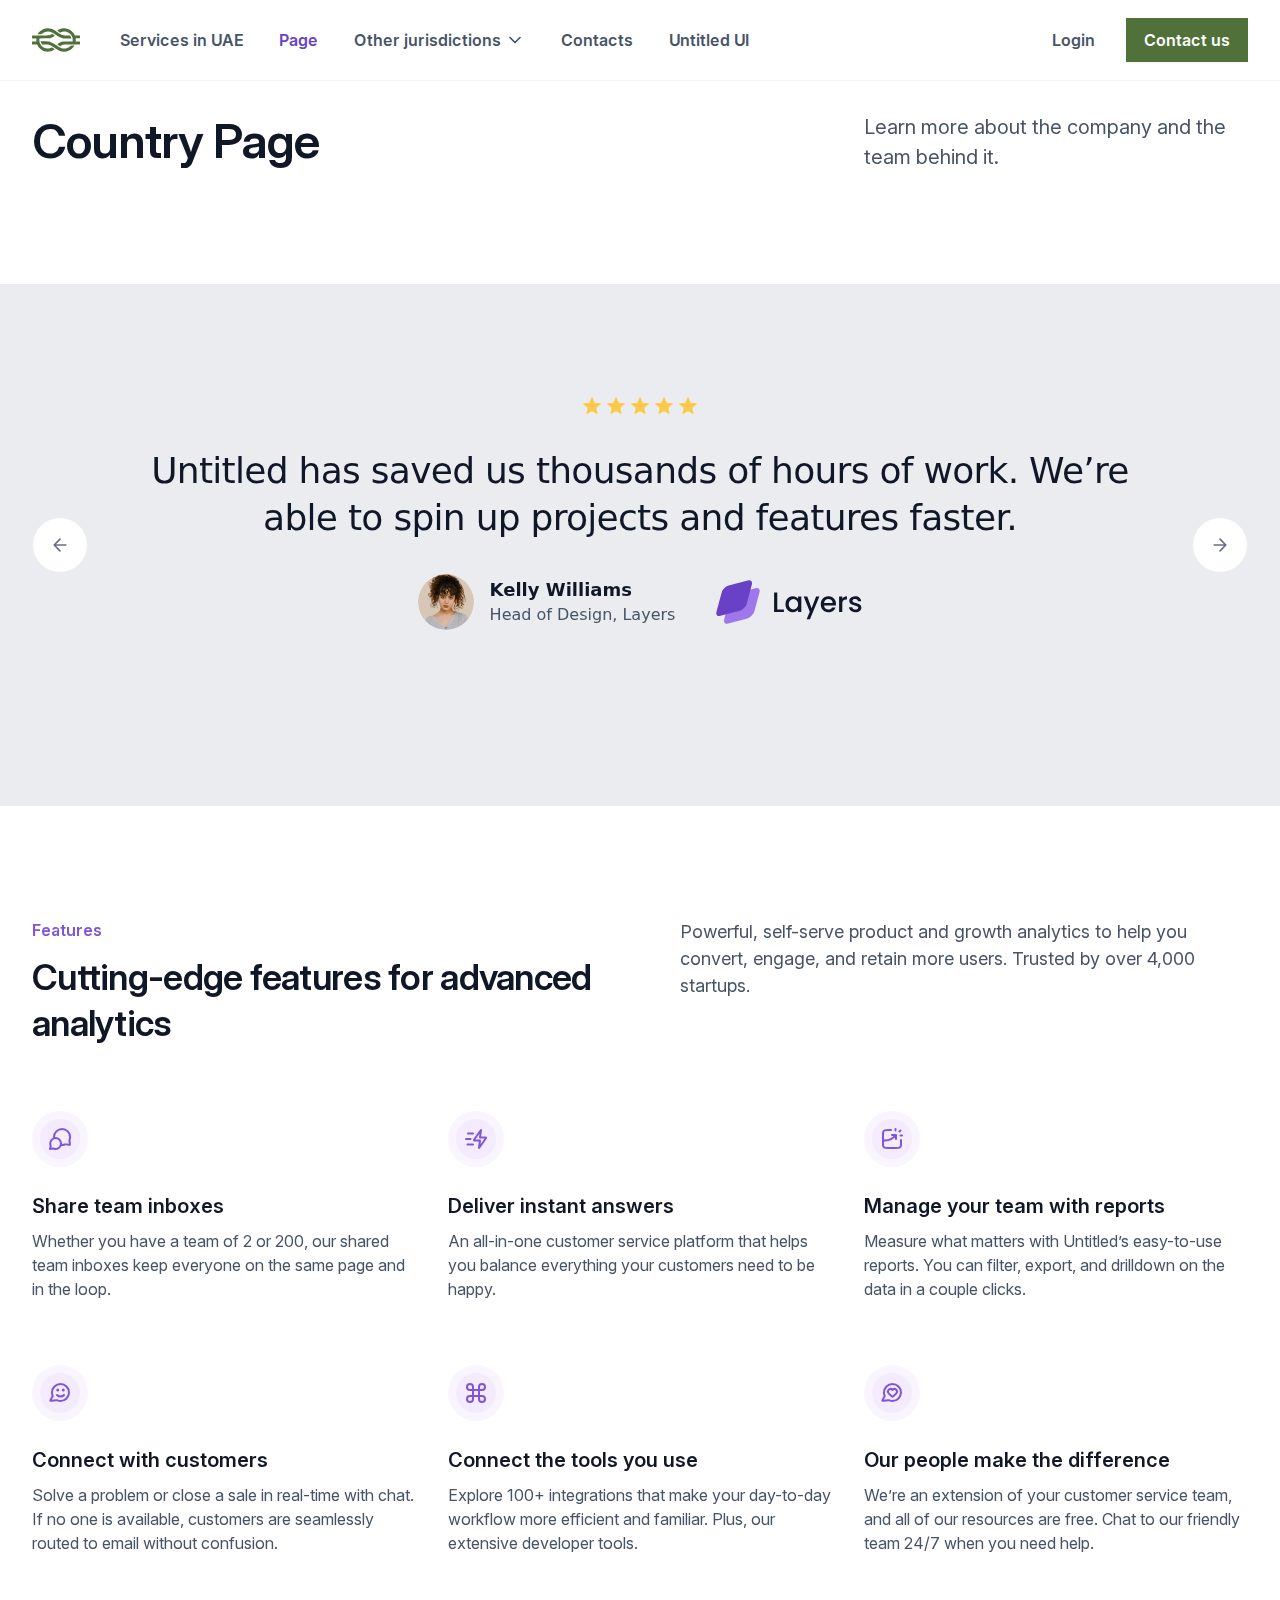
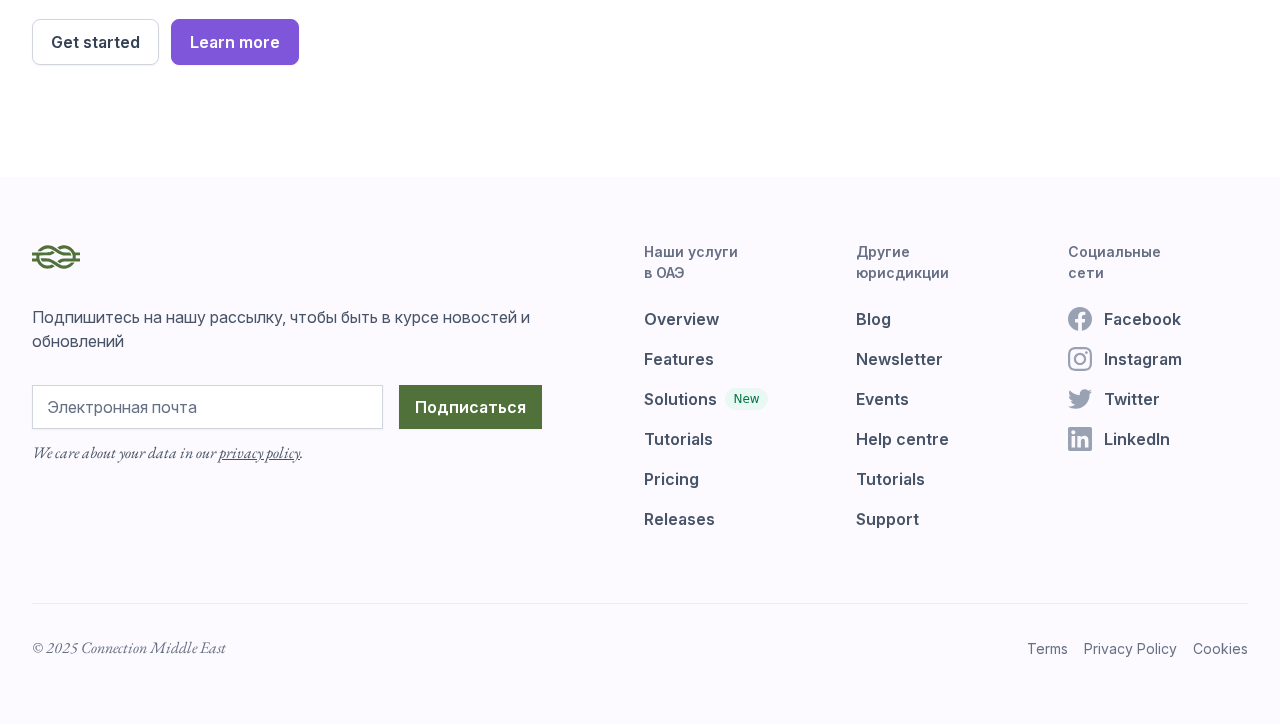
<file: connectionme-ru-en.webflow/country-page.html>
<!DOCTYPE html><!--  This site was created in Webflow. https://webflow.com  --><!--  Last Published: Fri Dec 05 2025 11:32:01 GMT+0000 (Coordinated Universal Time)  -->
<html data-wf-page="6932c27f10b573009c2a32f7" data-wf-site="69328511873fdd916262f363">
<head>
  <meta charset="utf-8">
  <title>Country Page</title>
  <meta content="Country Page" property="og:title">
  <meta content="Country Page" property="twitter:title">
  <meta content="width=device-width, initial-scale=1" name="viewport">
  <meta content="Webflow" name="generator">
  <link href="css/normalize.css" rel="stylesheet" type="text/css">
  <link href="css/webflow.css" rel="stylesheet" type="text/css">
  <link href="css/connectionme-ru-en.webflow.css" rel="stylesheet" type="text/css">
  <script type="text/javascript">!function(o,c){var n=c.documentElement,t=" w-mod-";n.className+=t+"js",("ontouchstart"in o||o.DocumentTouch&&c instanceof DocumentTouch)&&(n.className+=t+"touch")}(window,document);</script>
  <link href="images/favicon.svg" rel="shortcut icon" type="image/x-icon">
  <link href="images/webclip.png" rel="apple-touch-icon"><!--  Please keep this css code to improve the font quality -->
  <style>
  * {
  -webkit-font-smoothing: antialiased;
  -moz-osx-font-smoothing: grayscale;
}
</style>
</head>
<body>
  <div class="page-wrapper">
    <div class="global-styles w-embed">
      <style>
/* Snippet gets rid of top margin on first element in any rich text*/
.w-richtext>:first-child {
	margin-top: 0;
}
/* Snippet gets rid of bottom margin on last element in any rich text*/
.w-richtext>:last-child, .w-richtext ol li:last-child, .w-richtext ul li:last-child {
    margin-bottom: 0;
}
/* Snippet makes all link elements listed below to inherit color from their parent */
a, 
.w-tab-link,
.w-nav-link,
.w-dropdown-btn,
.w-dropdown-toggle,
.w-dropdown-link
{
color: inherit;
}
/* Snippet prevents all click and hover interaction with an element */
.clickable-off {
  pointer-events: none;
}
/* Snippet enables all click and hover interaction with an element */
.clickable-on{
  pointer-events: auto;
}
/* Snippet enables you to add class of div-square which creates and maintains a 1:1 dimension of a div.*/
.div-square::after {
  content: "";
  display: block;
  padding-bottom: 100%;
}
/*Hide focus outline for main content element*/
    main:focus-visible {
    outline: -webkit-focus-ring-color auto 0px;
}
/* Make sure containers never lose their center alignment*/
.container-medium, .container-small, .container-large {
  margin-right: auto !important;
  margin-left: auto !important;
}
/*Reset selects, buttons, and links styles*/
.w-input, .w-select, a {
color: inherit;
text-decoration: inherit;
font-size: inherit;
}
/*Apply "..." after 3 lines of text */
.text-style-3lines {
    display: -webkit-box;
    overflow: hidden;
    -webkit-line-clamp: 3;
    -webkit-box-orient: vertical;
}
/* Apply "..." after 2 lines of text */
.text-style-2lines {
    display: -webkit-box;
    overflow: hidden;
    -webkit-line-clamp: 2;
    -webkit-box-orient: vertical;
}
/* Apply "..." at 100% width */
.truncate-width { 
		width: 100%; 
    white-space: nowrap; 
    overflow: hidden; 
    text-overflow: ellipsis; 
}
/* Removes native scrollbar */
.no-scrollbar {
    -ms-overflow-style: none;  // IE 10+
    overflow: -moz-scrollbars-none;  // Firefox
}
.no-scrollbar::-webkit-scrollbar {
    display: none; // Safari and Chrome
}
</style>
    </div>
    <div data-w-id="73afa81c-448a-a8fb-c68b-ac680d828982" data-animation="default" data-collapse="medium" data-duration="400" data-easing="ease-in-out-cubic" data-easing2="ease-in-out-cubic" role="banner" class="uui-navbar01_component d2q_fixed w-nav">
      <div class="uui-navbar01_container">
        <a href="#" class="uui-navbar01_logo-link w-nav-brand">
          <div class="uui-styleguide_logo">
            <div class="uui-styleguide_logomark"><img src="images/cme-logo.svg" loading="eager" height="" alt="Untitled UI logomark" class="uui-styleguide_logomark-bg"></div>
          </div>
        </a>
        <nav role="navigation" class="uui-navbar01_menu w-nav-menu">
          <div class="uui-navbar01_menu-left">
            <a href="#" class="uui-navbar01_link w-nav-link">Services in UAE</a>
            <a href="country-page.html" aria-current="page" class="uui-navbar01_link w-nav-link w--current">Page</a>
            <div data-hover="true" data-delay="300" data-w-id="73afa81c-448a-a8fb-c68b-ac680d82898c" class="uui-navbar01_menu-dropdown w-dropdown">
              <div class="uui-navbar01_dropdown-toggle w-dropdown-toggle">
                <div class="uui-dropdown-icon w-embed"><svg width="20" height="20" viewbox="0 0 20 20" fill="none" xmlns="http://www.w3.org/2000/svg">
                    <path d="M5 7.5L10 12.5L15 7.5" stroke="currentColor" stroke-width="1.67" stroke-linecap="round" stroke-linejoin="round"></path>
                  </svg></div>
                <div>Other jurisdictions</div>
              </div>
              <nav class="uui-navbar01_dropdown-list w-dropdown-list">
                <div class="uui-navbar01_container">
                  <div class="uui-navbar01_dropdown-content">
                    <div class="uui-navbar01_dropdown-content-left">
                      <div class="uui-navbar01_dropdown-link-list">
                        <h4 class="uui-navbar01_heading">Услуги в ОАЭ</h4>
                        <a href="#" class="uui-navbar01_dropdown-link w-inline-block">
                          <div class="uui-navbar01_icon-wrapper">
                            <div class="uui-icon-1x1-xsmall w-embed"><svg width="24" height="24" viewbox="0 0 24 24" fill="none" xmlns="http://www.w3.org/2000/svg">
                                <path d="M20 19V16H7C5.34315 16 4 17.3431 4 19M8.8 22H16.8C17.9201 22 18.4802 22 18.908 21.782C19.2843 21.5903 19.5903 21.2843 19.782 20.908C20 20.4802 20 19.9201 20 18.8V5.2C20 4.07989 20 3.51984 19.782 3.09202C19.5903 2.71569 19.2843 2.40973 18.908 2.21799C18.4802 2 17.9201 2 16.8 2H8.8C7.11984 2 6.27976 2 5.63803 2.32698C5.07354 2.6146 4.6146 3.07354 4.32698 3.63803C4 4.27976 4 5.11984 4 6.8V17.2C4 18.8802 4 19.7202 4.32698 20.362C4.6146 20.9265 5.07354 21.3854 5.63803 21.673C6.27976 22 7.11984 22 8.8 22Z" stroke="currentColor" stroke-width="2" stroke-linecap="round" stroke-linejoin="round"></path>
                              </svg></div>
                          </div>
                          <div class="uui-navbar01_item-right">
                            <div class="uui-navbar01_item-heading">Blog</div>
                            <div class="uui-text-size-small d2q_hide-mobile-landscape d2q_inter-font">The latest industry news, updates and info.</div>
                          </div>
                        </a>
                        <a href="#" class="uui-navbar01_dropdown-link w-inline-block">
                          <div class="uui-navbar01_icon-wrapper">
                            <div class="uui-icon-1x1-xsmall text-color-primary600 w-embed"><svg width="24" height="24" viewbox="0 0 24 24" fill="none" xmlns="http://www.w3.org/2000/svg">
                                <path d="M4.5 22V17M4.5 7V2M2 4.5H7M2 19.5H7M13 3L11.2658 7.50886C10.9838 8.24209 10.8428 8.60871 10.6235 8.91709C10.4292 9.1904 10.1904 9.42919 9.91709 9.62353C9.60871 9.8428 9.24209 9.98381 8.50886 10.2658L4 12L8.50886 13.7342C9.24209 14.0162 9.60871 14.1572 9.91709 14.3765C10.1904 14.5708 10.4292 14.8096 10.6235 15.0829C10.8428 15.3913 10.9838 15.7579 11.2658 16.4911L13 21L14.7342 16.4911C15.0162 15.7579 15.1572 15.3913 15.3765 15.0829C15.5708 14.8096 15.8096 14.5708 16.0829 14.3765C16.3913 14.1572 16.7579 14.0162 17.4911 13.7342L22 12L17.4911 10.2658C16.7579 9.98381 16.3913 9.8428 16.0829 9.62353C15.8096 9.42919 15.5708 9.1904 15.3765 8.91709C15.1572 8.60871 15.0162 8.24209 14.7342 7.50886L13 3Z" stroke="currentColor" stroke-width="2" stroke-linecap="round" stroke-linejoin="round"></path>
                              </svg></div>
                          </div>
                          <div class="uui-navbar01_item-right">
                            <div class="uui-navbar01_item-heading">Customer stories</div>
                            <div class="uui-text-size-small d2q_hide-mobile-landscape d2q_inter-font">Learn how our customers are making big changes.</div>
                          </div>
                        </a>
                        <a href="#" class="uui-navbar01_dropdown-link w-inline-block">
                          <div class="uui-navbar01_icon-wrapper">
                            <div class="uui-icon-1x1-xsmall text-color-primary600 w-embed"><svg width="24" height="24" viewbox="0 0 24 24" fill="none" xmlns="http://www.w3.org/2000/svg">
                                <path d="M12 22C17.5228 22 22 17.5228 22 12C22 6.47715 17.5228 2 12 2C6.47715 2 2 6.47715 2 12C2 17.5228 6.47715 22 12 22Z" stroke="currentColor" stroke-width="2" stroke-linecap="round" stroke-linejoin="round"></path>
                                <path d="M9.5 8.96533C9.5 8.48805 9.5 8.24941 9.59974 8.11618C9.68666 8.00007 9.81971 7.92744 9.96438 7.9171C10.1304 7.90525 10.3311 8.03429 10.7326 8.29239L15.4532 11.3271C15.8016 11.551 15.9758 11.663 16.0359 11.8054C16.0885 11.9298 16.0885 12.0702 16.0359 12.1946C15.9758 12.337 15.8016 12.449 15.4532 12.6729L10.7326 15.7076C10.3311 15.9657 10.1304 16.0948 9.96438 16.0829C9.81971 16.0726 9.68666 15.9999 9.59974 15.8838C9.5 15.7506 9.5 15.512 9.5 15.0347V8.96533Z" stroke="currentColor" stroke-width="2" stroke-linecap="round" stroke-linejoin="round"></path>
                              </svg></div>
                          </div>
                          <div class="uui-navbar01_item-right">
                            <div class="uui-navbar01_item-heading">Video tutorials</div>
                            <div class="uui-text-size-small d2q_hide-mobile-landscape d2q_inter-font">Get up and running on new features and techniques.</div>
                          </div>
                        </a>
                        <a href="#" class="uui-navbar01_dropdown-link w-inline-block">
                          <div class="uui-navbar01_icon-wrapper">
                            <div class="uui-icon-1x1-xsmall text-color-primary600 w-embed"><svg width="24" height="24" viewbox="0 0 24 24" fill="none" xmlns="http://www.w3.org/2000/svg">
                                <path d="M14 2.26953V6.40007C14 6.96012 14 7.24015 14.109 7.45406C14.2049 7.64222 14.3578 7.7952 14.546 7.89108C14.7599 8.00007 15.0399 8.00007 15.6 8.00007H19.7305M14 17.5L16.5 15L14 12.5M10 12.5L7.5 15L10 17.5M20 9.98822V17.2C20 18.8802 20 19.7202 19.673 20.362C19.3854 20.9265 18.9265 21.3854 18.362 21.673C17.7202 22 16.8802 22 15.2 22H8.8C7.11984 22 6.27976 22 5.63803 21.673C5.07354 21.3854 4.6146 20.9265 4.32698 20.362C4 19.7202 4 18.8802 4 17.2V6.8C4 5.11984 4 4.27976 4.32698 3.63803C4.6146 3.07354 5.07354 2.6146 5.63803 2.32698C6.27976 2 7.11984 2 8.8 2H12.0118C12.7455 2 13.1124 2 13.4577 2.08289C13.7638 2.15638 14.0564 2.27759 14.3249 2.44208C14.6276 2.6276 14.887 2.88703 15.4059 3.40589L18.5941 6.59411C19.113 7.11297 19.3724 7.3724 19.5579 7.67515C19.7224 7.94356 19.8436 8.2362 19.9171 8.5423C20 8.88757 20 9.25445 20 9.98822Z" stroke="currentColor" stroke-width="2" stroke-linecap="round" stroke-linejoin="round"></path>
                              </svg></div>
                          </div>
                          <div class="uui-navbar01_item-right">
                            <div class="uui-navbar01_item-heading">Documentation</div>
                            <div class="uui-text-size-small d2q_hide-mobile-landscape d2q_inter-font">All the boring stuff that you (hopefully won’t) need.</div>
                          </div>
                        </a>
                      </div>
                      <div class="uui-navbar01_dropdown-link-list">
                        <h4 class="uui-navbar01_heading">Другие юрисдикции</h4>
                        <a href="#" class="uui-navbar01_dropdown-link w-inline-block">
                          <div class="uui-navbar01_icon-wrapper">
                            <div class="uui-icon-1x1-xsmall text-color-primary600 w-embed"><svg width="24" height="24" viewbox="0 0 24 24" fill="none" xmlns="http://www.w3.org/2000/svg">
                                <path d="M4 21L4 4M4 13H11.4C11.9601 13 12.2401 13 12.454 12.891C12.6422 12.7951 12.7951 12.6422 12.891 12.454C13 12.2401 13 11.9601 13 11.4V4.6C13 4.03995 13 3.75992 12.891 3.54601C12.7951 3.35785 12.6422 3.20487 12.454 3.10899C12.2401 3 11.9601 3 11.4 3H5.6C5.03995 3 4.75992 3 4.54601 3.10899C4.35785 3.20487 4.20487 3.35785 4.10899 3.54601C4 3.75992 4 4.03995 4 4.6V13ZM13 5H19.4C19.9601 5 20.2401 5 20.454 5.10899C20.6422 5.20487 20.7951 5.35785 20.891 5.54601C21 5.75992 21 6.03995 21 6.6V13.4C21 13.9601 21 14.2401 20.891 14.454C20.7951 14.6422 20.6422 14.7951 20.454 14.891C20.2401 15 19.9601 15 19.4 15H14.6C14.0399 15 13.7599 15 13.546 14.891C13.3578 14.7951 13.2049 14.6422 13.109 14.454C13 14.2401 13 13.9601 13 13.4V5Z" stroke="currentColor" stroke-width="2" stroke-linecap="round" stroke-linejoin="round"></path>
                              </svg></div>
                          </div>
                          <div class="uui-navbar01_item-right">
                            <div class="uui-navbar01_item-heading">Монтенегро</div>
                            <div class="uui-text-size-small d2q_hide-mobile-landscape d2q_inter-font">Learn about our story and our mission statement.</div>
                          </div>
                        </a>
                        <a href="#" class="uui-navbar01_dropdown-link w-inline-block">
                          <div class="uui-navbar01_icon-wrapper">
                            <div class="uui-icon-1x1-xsmall text-color-primary600 w-embed"><svg width="24" height="24" viewbox="0 0 24 24" fill="none" xmlns="http://www.w3.org/2000/svg">
                                <path d="M20.9996 11.5C20.9996 16.1944 17.194 20 12.4996 20C11.4228 20 10.3928 19.7998 9.44478 19.4345C9.27145 19.3678 9.18478 19.3344 9.11586 19.3185C9.04807 19.3029 8.999 19.2963 8.92949 19.2937C8.85881 19.291 8.78127 19.299 8.62619 19.315L3.50517 19.8444C3.01692 19.8948 2.7728 19.9201 2.6288 19.8322C2.50337 19.7557 2.41794 19.6279 2.3952 19.4828C2.36909 19.3161 2.48575 19.1002 2.71906 18.6684L4.35472 15.6408C4.48942 15.3915 4.55677 15.2668 4.58728 15.1469C4.6174 15.0286 4.62469 14.9432 4.61505 14.8214C4.60529 14.6981 4.55119 14.5376 4.443 14.2166C4.15547 13.3636 3.99962 12.45 3.99962 11.5C3.99962 6.80558 7.8052 3 12.4996 3C17.194 3 20.9996 6.80558 20.9996 11.5Z" stroke="currentColor" stroke-width="2" stroke-linecap="round" stroke-linejoin="round"></path>
                              </svg></div>
                          </div>
                          <div class="uui-navbar01_item-right">
                            <div class="uui-navbar01_item-heading">Press</div>
                            <div class="uui-text-size-small d2q_hide-mobile-landscape d2q_inter-font">News and writings, press releases, and press resources.</div>
                          </div>
                        </a>
                        <a href="#" class="uui-navbar01_dropdown-link w-inline-block">
                          <div class="uui-navbar01_icon-wrapper">
                            <div class="uui-icon-1x1-xsmall text-color-primary600 w-embed"><svg width="24" height="24" viewbox="0 0 24 24" fill="none" xmlns="http://www.w3.org/2000/svg">
                                <path d="M22 21V19C22 17.1362 20.7252 15.5701 19 15.126M15.5 3.29076C16.9659 3.88415 18 5.32131 18 7C18 8.67869 16.9659 10.1159 15.5 10.7092M17 21C17 19.1362 17 18.2044 16.6955 17.4693C16.2895 16.4892 15.5108 15.7105 14.5307 15.3045C13.7956 15 12.8638 15 11 15H8C6.13623 15 5.20435 15 4.46927 15.3045C3.48915 15.7105 2.71046 16.4892 2.30448 17.4693C2 18.2044 2 19.1362 2 21M13.5 7C13.5 9.20914 11.7091 11 9.5 11C7.29086 11 5.5 9.20914 5.5 7C5.5 4.79086 7.29086 3 9.5 3C11.7091 3 13.5 4.79086 13.5 7Z" stroke="currentColor" stroke-width="2" stroke-linecap="round" stroke-linejoin="round"></path>
                              </svg></div>
                          </div>
                          <div class="uui-navbar01_item-right">
                            <div class="uui-navbar01_text-wrapper">
                              <div class="uui-navbar01_item-heading margin-bottom-0">Careers</div>
                              <div class="uui-badge-small-success">
                                <div>We&#x27;re hiring!</div>
                              </div>
                            </div>
                            <div class="uui-text-size-small d2q_hide-mobile-landscape d2q_inter-font">We’re always looking for talented people. Join our team!</div>
                          </div>
                        </a>
                        <a href="#" class="uui-navbar01_dropdown-link w-inline-block">
                          <div class="uui-navbar01_icon-wrapper">
                            <div class="uui-icon-1x1-xsmall text-color-primary600 w-embed"><svg width="24" height="24" viewbox="0 0 24 24" fill="none" xmlns="http://www.w3.org/2000/svg">
                                <path d="M13 7L11.8845 4.76892C11.5634 4.1268 11.4029 3.80573 11.1634 3.57116C10.9516 3.36373 10.6963 3.20597 10.4161 3.10931C10.0992 3 9.74021 3 9.02229 3H5.2C4.0799 3 3.51984 3 3.09202 3.21799C2.71569 3.40973 2.40973 3.71569 2.21799 4.09202C2 4.51984 2 5.0799 2 6.2V7M2 7H17.2C18.8802 7 19.7202 7 20.362 7.32698C20.9265 7.6146 21.3854 8.07354 21.673 8.63803C22 9.27976 22 10.1198 22 11.8V16.2C22 17.8802 22 18.7202 21.673 19.362C21.3854 19.9265 20.9265 20.3854 20.362 20.673C19.7202 21 18.8802 21 17.2 21H6.8C5.11984 21 4.27976 21 3.63803 20.673C3.07354 20.3854 2.6146 19.9265 2.32698 19.362C2 18.7202 2 17.8802 2 16.2V7Z" stroke="currentColor" stroke-width="2" stroke-linecap="round" stroke-linejoin="round"></path>
                              </svg></div>
                          </div>
                          <div class="uui-navbar01_item-right">
                            <div class="uui-navbar01_item-heading">Legal</div>
                            <div class="uui-text-size-small d2q_hide-mobile-landscape d2q_inter-font">All the boring stuff that Dan from legal made us add.</div>
                          </div>
                        </a>
                      </div>
                    </div>
                    <div class="uui-navbar01_dropdown-content-right">
                      <div class="uui-navbar01_dropdown-content-wrapper">
                        <h4 class="uui-navbar01_dropdown-content-heading">Новости</h4>
                        <div class="uui-navbar01_dropdown-blog-list">
                          <a href="#" class="uui-navbar01_blog-item w-inline-block">
                            <div class="uui-navbar01_blog-image-wrapper"><img src="images/nav-image-06.jpg" loading="eager" alt="Man working at desk" class="uui-navbar01_blog-image"></div>
                            <div class="uui-navbar01_large-item-content">
                              <div class="uui-navbar01_item-heading">Мы на экономическом форуме</div>
                              <div class="uui-text-size-small d2q_inter-font">Наша команда посетила экономический форум в Абу-Даби</div>
                              <div class="uui-navbar01_item-button-wrapper">
                                <div class="uui-button-row">
                                  <div class="uui-button-link is-button-xsmall">
                                    <div>Читать →</div>
                                  </div>
                                </div>
                              </div>
                            </div>
                          </a>
                          <a href="#" class="uui-navbar01_blog-item w-inline-block">
                            <div class="uui-navbar01_blog-image-wrapper"><img src="images/image-06.jpeg" loading="eager" sizes="100vw" srcset="images/image-06-p-500.jpeg 500w, images/image-06-p-800.jpeg 800w, images/image-06-p-1080.jpeg 1080w, images/image-06.jpeg 1280w" alt="Woman looking at phone" class="uui-navbar01_blog-image"></div>
                            <div class="uui-navbar01_large-item-content">
                              <div class="uui-navbar01_item-heading">Новая юрисдикция открыта!</div>
                              <div class="uui-text-size-small d2q_inter-font">Теперь мы предлагаем услуги в новой юрисдикции — Кипр</div>
                              <div class="uui-navbar01_item-button-wrapper">
                                <div class="uui-button-row">
                                  <div class="uui-button-link is-button-xsmall">
                                    <div>Читать →</div>
                                  </div>
                                </div>
                              </div>
                            </div>
                          </a>
                        </div>
                        <div id="w-node-_73afa81c-448a-a8fb-c68b-ac680d828a00-0d828982" class="uui-navbar01_dropdown-content-button-wrapper">
                          <a id="w-node-_73afa81c-448a-a8fb-c68b-ac680d828a01-0d828982" data-w-id="73afa81c-448a-a8fb-c68b-ac680d828a01" href="#" class="uui-button-link is-button-xsmall w-inline-block">
                            <div>Все новости</div>
                            <div class="uui-button-icon w-embed"><svg width="20" height="20" viewbox="0 0 20 20" fill="none" xmlns="http://www.w3.org/2000/svg">
                                <path d="M4.16699 9.99996H15.8337M15.8337 9.99996L10.0003 4.16663M15.8337 9.99996L10.0003 15.8333" stroke="currentColor" stroke-width="1.66667" stroke-linecap="round" stroke-linejoin="round"></path>
                              </svg></div>
                          </a>
                        </div>
                      </div>
                      <div class="uui-navbar01_dropdown-right-overlay-absolute"></div>
                    </div>
                  </div>
                </div>
              </nav>
            </div>
            <a href="#" class="uui-navbar01_link w-nav-link">Contacts</a>
            <a href="style-guide.html" class="uui-navbar01_link w-nav-link">Untitled UI</a>
          </div>
          <div class="uui-navbar01_menu-right">
            <div class="uui-navbar01_button-wrapper">
              <a href="#" class="uui-button-secondary-gray show-tablet-2 w-inline-block">
                <div>Log in</div>
              </a>
              <a href="#" class="uui-button-tertiary-gray hide-tablet-2 w-inline-block">
                <div>Login</div>
              </a>
              <a href="#" class="uui-button w-inline-block">
                <div>Contact us</div>
              </a>
            </div>
          </div>
        </nav>
        <div class="uui-navbar01_menu-button w-nav-button">
          <div class="menu-icon_component">
            <div class="menu-icon_line-top"></div>
            <div class="menu-icon_line-middle">
              <div class="menu-icon_line-middle-inner"></div>
            </div>
            <div class="menu-icon_line-bottom"></div>
          </div>
        </div>
      </div>
    </div>
    <main class="main-wrapper">
      <header class="uui-section_header07">
        <div class="uui-page-padding-3">
          <div class="uui-container-large-3">
            <div class="uui-padding-vertical-xhuge-3">
              <div class="w-layout-grid uui-header07_component">
                <div class="uui-header07_content-left">
                  <h1 class="uui-heading-large">Country Page</h1>
                </div>
                <div class="uui-header07_content-right">
                  <div class="uui-text-size-xlarge-2">Learn more about the company and the team behind it.</div>
                </div>
              </div>
            </div>
          </div>
        </div>
      </header>
      <section class="uui-section_testimonial06">
        <div class="uui-page-padding-3">
          <div class="uui-container-large-3">
            <div class="uui-padding-vertical-xhuge-3">
              <div data-delay="4000" data-animation="slide" class="uui-testimonial06_component w-slider" data-autoplay="false" data-easing="ease" data-hide-arrows="false" data-disable-swipe="false" data-autoplay-limit="0" data-nav-spacing="6" data-duration="500" data-infinite="true">
                <div class="uui-testimonial06_mask w-slider-mask">
                  <div class="uui-testimonial06_slide w-slide">
                    <div class="uui-testimonial06_content">
                      <div class="uui-testimonial06_rating-wrapper">
                        <div class="uui-testimonial06_rating-icon w-embed"><svg width="20" height="20" viewbox="0 0 20 20" fill="none" xmlns="http://www.w3.org/2000/svg">
                            <g clip-path="url(#clip0_28_8746)">
                              <path d="M9.53834 1.60996C9.70914 1.19932 10.2909 1.19932 10.4617 1.60996L12.5278 6.57744C12.5998 6.75056 12.7626 6.86885 12.9495 6.88383L18.3123 7.31376C18.7556 7.3493 18.9354 7.90256 18.5976 8.19189L14.5117 11.6919C14.3693 11.8139 14.3071 12.0053 14.3506 12.1876L15.5989 17.4208C15.7021 17.8534 15.2315 18.1954 14.8519 17.9635L10.2606 15.1592C10.1006 15.0615 9.89938 15.0615 9.73937 15.1592L5.14806 17.9635C4.76851 18.1954 4.29788 17.8534 4.40108 17.4208L5.64939 12.1876C5.69289 12.0053 5.6307 11.8139 5.48831 11.6919L1.40241 8.19189C1.06464 7.90256 1.24441 7.3493 1.68773 7.31376L7.05054 6.88383C7.23744 6.86885 7.40024 6.75056 7.47225 6.57744L9.53834 1.60996Z" fill="currentColor"></path>
                            </g>
                          </svg></div>
                        <div class="uui-testimonial06_rating-icon w-embed"><svg width="20" height="20" viewbox="0 0 20 20" fill="none" xmlns="http://www.w3.org/2000/svg">
                            <g clip-path="url(#clip0_28_8746)">
                              <path d="M9.53834 1.60996C9.70914 1.19932 10.2909 1.19932 10.4617 1.60996L12.5278 6.57744C12.5998 6.75056 12.7626 6.86885 12.9495 6.88383L18.3123 7.31376C18.7556 7.3493 18.9354 7.90256 18.5976 8.19189L14.5117 11.6919C14.3693 11.8139 14.3071 12.0053 14.3506 12.1876L15.5989 17.4208C15.7021 17.8534 15.2315 18.1954 14.8519 17.9635L10.2606 15.1592C10.1006 15.0615 9.89938 15.0615 9.73937 15.1592L5.14806 17.9635C4.76851 18.1954 4.29788 17.8534 4.40108 17.4208L5.64939 12.1876C5.69289 12.0053 5.6307 11.8139 5.48831 11.6919L1.40241 8.19189C1.06464 7.90256 1.24441 7.3493 1.68773 7.31376L7.05054 6.88383C7.23744 6.86885 7.40024 6.75056 7.47225 6.57744L9.53834 1.60996Z" fill="currentColor"></path>
                            </g>
                          </svg></div>
                        <div class="uui-testimonial06_rating-icon w-embed"><svg width="20" height="20" viewbox="0 0 20 20" fill="none" xmlns="http://www.w3.org/2000/svg">
                            <g clip-path="url(#clip0_28_8746)">
                              <path d="M9.53834 1.60996C9.70914 1.19932 10.2909 1.19932 10.4617 1.60996L12.5278 6.57744C12.5998 6.75056 12.7626 6.86885 12.9495 6.88383L18.3123 7.31376C18.7556 7.3493 18.9354 7.90256 18.5976 8.19189L14.5117 11.6919C14.3693 11.8139 14.3071 12.0053 14.3506 12.1876L15.5989 17.4208C15.7021 17.8534 15.2315 18.1954 14.8519 17.9635L10.2606 15.1592C10.1006 15.0615 9.89938 15.0615 9.73937 15.1592L5.14806 17.9635C4.76851 18.1954 4.29788 17.8534 4.40108 17.4208L5.64939 12.1876C5.69289 12.0053 5.6307 11.8139 5.48831 11.6919L1.40241 8.19189C1.06464 7.90256 1.24441 7.3493 1.68773 7.31376L7.05054 6.88383C7.23744 6.86885 7.40024 6.75056 7.47225 6.57744L9.53834 1.60996Z" fill="currentColor"></path>
                            </g>
                          </svg></div>
                        <div class="uui-testimonial06_rating-icon w-embed"><svg width="20" height="20" viewbox="0 0 20 20" fill="none" xmlns="http://www.w3.org/2000/svg">
                            <g clip-path="url(#clip0_28_8746)">
                              <path d="M9.53834 1.60996C9.70914 1.19932 10.2909 1.19932 10.4617 1.60996L12.5278 6.57744C12.5998 6.75056 12.7626 6.86885 12.9495 6.88383L18.3123 7.31376C18.7556 7.3493 18.9354 7.90256 18.5976 8.19189L14.5117 11.6919C14.3693 11.8139 14.3071 12.0053 14.3506 12.1876L15.5989 17.4208C15.7021 17.8534 15.2315 18.1954 14.8519 17.9635L10.2606 15.1592C10.1006 15.0615 9.89938 15.0615 9.73937 15.1592L5.14806 17.9635C4.76851 18.1954 4.29788 17.8534 4.40108 17.4208L5.64939 12.1876C5.69289 12.0053 5.6307 11.8139 5.48831 11.6919L1.40241 8.19189C1.06464 7.90256 1.24441 7.3493 1.68773 7.31376L7.05054 6.88383C7.23744 6.86885 7.40024 6.75056 7.47225 6.57744L9.53834 1.60996Z" fill="currentColor"></path>
                            </g>
                          </svg></div>
                        <div class="uui-testimonial06_rating-icon w-embed"><svg width="20" height="20" viewbox="0 0 20 20" fill="none" xmlns="http://www.w3.org/2000/svg">
                            <g clip-path="url(#clip0_28_8746)">
                              <path d="M9.53834 1.60996C9.70914 1.19932 10.2909 1.19932 10.4617 1.60996L12.5278 6.57744C12.5998 6.75056 12.7626 6.86885 12.9495 6.88383L18.3123 7.31376C18.7556 7.3493 18.9354 7.90256 18.5976 8.19189L14.5117 11.6919C14.3693 11.8139 14.3071 12.0053 14.3506 12.1876L15.5989 17.4208C15.7021 17.8534 15.2315 18.1954 14.8519 17.9635L10.2606 15.1592C10.1006 15.0615 9.89938 15.0615 9.73937 15.1592L5.14806 17.9635C4.76851 18.1954 4.29788 17.8534 4.40108 17.4208L5.64939 12.1876C5.69289 12.0053 5.6307 11.8139 5.48831 11.6919L1.40241 8.19189C1.06464 7.90256 1.24441 7.3493 1.68773 7.31376L7.05054 6.88383C7.23744 6.86885 7.40024 6.75056 7.47225 6.57744L9.53834 1.60996Z" fill="currentColor"></path>
                            </g>
                          </svg></div>
                      </div>
                      <h3 class="uui-heading-medium-3 text-weight-medium">Untitled has saved us thousands of hours of work. We’re able to spin up projects and features faster.</h3>
                      <div class="uui-testimonial06_client">
                        <div class="uui-testimonial06_client-image-wrapper"><img src="images/Avatar-Image-4.png" loading="lazy" alt="" class="uui-testimonial06_client-image"></div>
                        <div class="uui-testimonial06_client-info">
                          <div class="uui-heading-tiny">Kelly Williams</div>
                          <div class="uui-text-size-medium-3">Head of Design, Layers</div>
                        </div>
                        <div class="uui-testimonial06_divider"></div>
                        <div class="uui-testimonial06_logo-wrapper"><img src="images/layers.svg" loading="lazy" alt="Testimonial logo" class="uui-testimonial06_logo"></div>
                      </div>
                    </div>
                  </div>
                  <div class="uui-testimonial06_slide w-slide">
                    <div class="uui-testimonial06_content">
                      <div class="uui-testimonial06_rating-wrapper">
                        <div class="uui-testimonial06_rating-icon w-embed"><svg width="20" height="20" viewbox="0 0 20 20" fill="none" xmlns="http://www.w3.org/2000/svg">
                            <g clip-path="url(#clip0_28_8746)">
                              <path d="M9.53834 1.60996C9.70914 1.19932 10.2909 1.19932 10.4617 1.60996L12.5278 6.57744C12.5998 6.75056 12.7626 6.86885 12.9495 6.88383L18.3123 7.31376C18.7556 7.3493 18.9354 7.90256 18.5976 8.19189L14.5117 11.6919C14.3693 11.8139 14.3071 12.0053 14.3506 12.1876L15.5989 17.4208C15.7021 17.8534 15.2315 18.1954 14.8519 17.9635L10.2606 15.1592C10.1006 15.0615 9.89938 15.0615 9.73937 15.1592L5.14806 17.9635C4.76851 18.1954 4.29788 17.8534 4.40108 17.4208L5.64939 12.1876C5.69289 12.0053 5.6307 11.8139 5.48831 11.6919L1.40241 8.19189C1.06464 7.90256 1.24441 7.3493 1.68773 7.31376L7.05054 6.88383C7.23744 6.86885 7.40024 6.75056 7.47225 6.57744L9.53834 1.60996Z" fill="currentColor"></path>
                            </g>
                          </svg></div>
                        <div class="uui-testimonial06_rating-icon w-embed"><svg width="20" height="20" viewbox="0 0 20 20" fill="none" xmlns="http://www.w3.org/2000/svg">
                            <g clip-path="url(#clip0_28_8746)">
                              <path d="M9.53834 1.60996C9.70914 1.19932 10.2909 1.19932 10.4617 1.60996L12.5278 6.57744C12.5998 6.75056 12.7626 6.86885 12.9495 6.88383L18.3123 7.31376C18.7556 7.3493 18.9354 7.90256 18.5976 8.19189L14.5117 11.6919C14.3693 11.8139 14.3071 12.0053 14.3506 12.1876L15.5989 17.4208C15.7021 17.8534 15.2315 18.1954 14.8519 17.9635L10.2606 15.1592C10.1006 15.0615 9.89938 15.0615 9.73937 15.1592L5.14806 17.9635C4.76851 18.1954 4.29788 17.8534 4.40108 17.4208L5.64939 12.1876C5.69289 12.0053 5.6307 11.8139 5.48831 11.6919L1.40241 8.19189C1.06464 7.90256 1.24441 7.3493 1.68773 7.31376L7.05054 6.88383C7.23744 6.86885 7.40024 6.75056 7.47225 6.57744L9.53834 1.60996Z" fill="currentColor"></path>
                            </g>
                          </svg></div>
                        <div class="uui-testimonial06_rating-icon w-embed"><svg width="20" height="20" viewbox="0 0 20 20" fill="none" xmlns="http://www.w3.org/2000/svg">
                            <g clip-path="url(#clip0_28_8746)">
                              <path d="M9.53834 1.60996C9.70914 1.19932 10.2909 1.19932 10.4617 1.60996L12.5278 6.57744C12.5998 6.75056 12.7626 6.86885 12.9495 6.88383L18.3123 7.31376C18.7556 7.3493 18.9354 7.90256 18.5976 8.19189L14.5117 11.6919C14.3693 11.8139 14.3071 12.0053 14.3506 12.1876L15.5989 17.4208C15.7021 17.8534 15.2315 18.1954 14.8519 17.9635L10.2606 15.1592C10.1006 15.0615 9.89938 15.0615 9.73937 15.1592L5.14806 17.9635C4.76851 18.1954 4.29788 17.8534 4.40108 17.4208L5.64939 12.1876C5.69289 12.0053 5.6307 11.8139 5.48831 11.6919L1.40241 8.19189C1.06464 7.90256 1.24441 7.3493 1.68773 7.31376L7.05054 6.88383C7.23744 6.86885 7.40024 6.75056 7.47225 6.57744L9.53834 1.60996Z" fill="currentColor"></path>
                            </g>
                          </svg></div>
                        <div class="uui-testimonial06_rating-icon w-embed"><svg width="20" height="20" viewbox="0 0 20 20" fill="none" xmlns="http://www.w3.org/2000/svg">
                            <g clip-path="url(#clip0_28_8746)">
                              <path d="M9.53834 1.60996C9.70914 1.19932 10.2909 1.19932 10.4617 1.60996L12.5278 6.57744C12.5998 6.75056 12.7626 6.86885 12.9495 6.88383L18.3123 7.31376C18.7556 7.3493 18.9354 7.90256 18.5976 8.19189L14.5117 11.6919C14.3693 11.8139 14.3071 12.0053 14.3506 12.1876L15.5989 17.4208C15.7021 17.8534 15.2315 18.1954 14.8519 17.9635L10.2606 15.1592C10.1006 15.0615 9.89938 15.0615 9.73937 15.1592L5.14806 17.9635C4.76851 18.1954 4.29788 17.8534 4.40108 17.4208L5.64939 12.1876C5.69289 12.0053 5.6307 11.8139 5.48831 11.6919L1.40241 8.19189C1.06464 7.90256 1.24441 7.3493 1.68773 7.31376L7.05054 6.88383C7.23744 6.86885 7.40024 6.75056 7.47225 6.57744L9.53834 1.60996Z" fill="currentColor"></path>
                            </g>
                          </svg></div>
                        <div class="uui-testimonial06_rating-icon w-embed"><svg width="20" height="20" viewbox="0 0 20 20" fill="none" xmlns="http://www.w3.org/2000/svg">
                            <g clip-path="url(#clip0_28_8746)">
                              <path d="M9.53834 1.60996C9.70914 1.19932 10.2909 1.19932 10.4617 1.60996L12.5278 6.57744C12.5998 6.75056 12.7626 6.86885 12.9495 6.88383L18.3123 7.31376C18.7556 7.3493 18.9354 7.90256 18.5976 8.19189L14.5117 11.6919C14.3693 11.8139 14.3071 12.0053 14.3506 12.1876L15.5989 17.4208C15.7021 17.8534 15.2315 18.1954 14.8519 17.9635L10.2606 15.1592C10.1006 15.0615 9.89938 15.0615 9.73937 15.1592L5.14806 17.9635C4.76851 18.1954 4.29788 17.8534 4.40108 17.4208L5.64939 12.1876C5.69289 12.0053 5.6307 11.8139 5.48831 11.6919L1.40241 8.19189C1.06464 7.90256 1.24441 7.3493 1.68773 7.31376L7.05054 6.88383C7.23744 6.86885 7.40024 6.75056 7.47225 6.57744L9.53834 1.60996Z" fill="currentColor"></path>
                            </g>
                          </svg></div>
                      </div>
                      <h3 class="uui-heading-medium-3 text-weight-medium">We’ve been using Untitled to kick start every new project and can’t imagine working without it.</h3>
                      <div class="uui-testimonial06_client">
                        <div class="uui-testimonial06_client-image-wrapper"><img src="images/Avatar-Image-5.png" loading="lazy" alt="" class="uui-testimonial06_client-image"></div>
                        <div class="uui-testimonial06_client-info">
                          <div class="uui-heading-tiny">Lyle Kauffman</div>
                          <div class="uui-text-size-medium-3">Data Engineer, Sisyphus</div>
                        </div>
                        <div class="uui-testimonial06_divider"></div>
                        <div class="uui-testimonial06_logo-wrapper"><img src="images/sisyphus.svg" loading="lazy" alt="Testimonial logo" class="uui-testimonial06_logo"></div>
                      </div>
                    </div>
                  </div>
                </div>
                <div class="uui-testimonial06_arrow hide-mobile-landscape-3 w-slider-arrow-left">
                  <div class="uui-button-icon-2 w-embed"><svg width="24" height="24" viewbox="0 0 24 24" fill="none" xmlns="http://www.w3.org/2000/svg">
                      <path d="M19 12H5M5 12L12 19M5 12L12 5" stroke="CurrentColor" stroke-width="2" stroke-linecap="round" stroke-linejoin="round"></path>
                    </svg></div>
                </div>
                <div class="uui-testimonial06_arrow hide-mobile-landscape-3 w-slider-arrow-right">
                  <div class="uui-button-icon-2 w-embed"><svg width="24" height="24" viewbox="0 0 24 24" fill="none" xmlns="http://www.w3.org/2000/svg">
                      <path d="M5 12H19M19 12L12 5M19 12L12 19" stroke="CurrentColor" stroke-width="2" stroke-linecap="round" stroke-linejoin="round"></path>
                    </svg></div>
                </div>
                <div class="uui-testimonial06_slide-nav w-slider-nav w-round"></div>
                <div class="slide-nav-styling-embed w-embed">
                  <style>
/* Change color of the default dot by replacing the hex code*/
.w-slider-dot {
background-color: #F2F4F7;
width: 0.625rem;
height: 0.625rem;
}
/* Change color of the active dot by replacing the hex code*/
.w-slider-dot.w-active {
background-color: #6941C6;
width: 0.625rem;
height: 0.625rem;
}
</style>
                </div>
              </div>
            </div>
          </div>
        </div>
      </section>
      <section class="uui-section_layout79">
        <div class="uui-page-padding-3">
          <div class="uui-container-large-3">
            <div class="uui-padding-vertical-xhuge-3">
              <div class="uui-layout79_component">
                <div class="w-layout-grid uui-layout79_content">
                  <div class="uui-layout79_content-left">
                    <div class="uui-heading-subheading-2">Features</div>
                    <h2 class="uui-heading-medium-2">Cutting-edge features for advanced analytics</h2>
                  </div>
                  <div class="uui-layout79_content-right">
                    <div class="uui-text-size-large-2">Powerful, self-serve product and growth analytics to help you convert, engage, and retain more users. Trusted by over 4,000 startups.</div>
                  </div>
                </div>
                <div class="w-layout-grid uui-layout79_list">
                  <div class="uui-layout79_item">
                    <div class="uui-icon-featured-outline-large">
                      <div class="uui-icon-1x1-xsmall-2 w-embed"><svg width="24" height="24" viewbox="0 0 24 24" fill="none" xmlns="http://www.w3.org/2000/svg">
                          <path d="M6.09436 11.2288C6.03221 10.8282 5.99996 10.4179 5.99996 10C5.99996 5.58172 9.60525 2 14.0526 2C18.4999 2 22.1052 5.58172 22.1052 10C22.1052 10.9981 21.9213 11.9535 21.5852 12.8345C21.5154 13.0175 21.4804 13.109 21.4646 13.1804C21.4489 13.2512 21.4428 13.301 21.4411 13.3735C21.4394 13.4466 21.4493 13.5272 21.4692 13.6883L21.8717 16.9585C21.9153 17.3125 21.9371 17.4895 21.8782 17.6182C21.8266 17.731 21.735 17.8205 21.6211 17.8695C21.4911 17.9254 21.3146 17.8995 20.9617 17.8478L17.7765 17.3809C17.6101 17.3565 17.527 17.3443 17.4512 17.3448C17.3763 17.3452 17.3245 17.3507 17.2511 17.3661C17.177 17.3817 17.0823 17.4172 16.893 17.4881C16.0097 17.819 15.0524 18 14.0526 18C13.6344 18 13.2237 17.9683 12.8227 17.9073M7.63158 22C10.5965 22 13 19.5376 13 16.5C13 13.4624 10.5965 11 7.63158 11C4.66668 11 2.26316 13.4624 2.26316 16.5C2.26316 17.1106 2.36028 17.6979 2.53955 18.2467C2.61533 18.4787 2.65322 18.5947 2.66566 18.6739C2.67864 18.7567 2.68091 18.8031 2.67608 18.8867C2.67145 18.9668 2.65141 19.0573 2.61134 19.2383L2 22L4.9948 21.591C5.15827 21.5687 5.24 21.5575 5.31137 21.558C5.38652 21.5585 5.42641 21.5626 5.50011 21.5773C5.5701 21.5912 5.67416 21.6279 5.88227 21.7014C6.43059 21.8949 7.01911 22 7.63158 22Z" stroke="currentColor" stroke-width="2" stroke-linecap="round" stroke-linejoin="round"></path>
                        </svg></div>
                    </div>
                    <div class="uui-space-small-2"></div>
                    <h3 class="uui-heading-xxsmall">Share team inboxes</h3>
                    <div class="uui-space-xxsmall-2"></div>
                    <div class="uui-text-size-medium-2">Whether you have a team of 2 or 200, our shared team inboxes keep everyone on the same page and in the loop.</div>
                  </div>
                  <div class="uui-layout79_item">
                    <div class="uui-icon-featured-outline-large">
                      <div class="uui-icon-1x1-xsmall-2 w-embed"><svg width="24" height="24" viewbox="0 0 24 24" fill="none" xmlns="http://www.w3.org/2000/svg">
                          <path d="M9 17.5H3.5M6.5 12H2M9 6.5H4M17 3L10.4036 12.235C10.1116 12.6438 9.96562 12.8481 9.97194 13.0185C9.97744 13.1669 10.0486 13.3051 10.1661 13.3958C10.3011 13.5 10.5522 13.5 11.0546 13.5H16L15 21L21.5964 11.765C21.8884 11.3562 22.0344 11.1519 22.0281 10.9815C22.0226 10.8331 21.9514 10.6949 21.8339 10.6042C21.6989 10.5 21.4478 10.5 20.9454 10.5H16L17 3Z" stroke="currentColor" stroke-width="2" stroke-linecap="round" stroke-linejoin="round"></path>
                        </svg></div>
                    </div>
                    <div class="uui-space-small-2"></div>
                    <h3 class="uui-heading-xxsmall">Deliver instant answers</h3>
                    <div class="uui-space-xxsmall-2"></div>
                    <div class="uui-text-size-medium-2">An all-in-one customer service platform that helps you balance everything your customers need to be happy.</div>
                  </div>
                  <div class="uui-layout79_item">
                    <div class="uui-icon-featured-outline-large">
                      <div class="uui-icon-1x1-xsmall-2 w-embed"><svg width="24" height="24" viewbox="0 0 24 24" fill="none" xmlns="http://www.w3.org/2000/svg">
                          <path d="M11 3H7.8C6.11984 3 5.27976 3 4.63803 3.32698C4.07354 3.6146 3.6146 4.07354 3.32698 4.63803C3 5.27976 3 6.11984 3 7.8V16.2C3 17.8802 3 18.7202 3.32698 19.362C3.6146 19.9265 4.07354 20.3854 4.63803 20.673C5.27976 21 6.11984 21 7.8 21H16.2C17.8802 21 18.7202 21 19.362 20.673C19.9265 20.3854 20.3854 19.9265 20.673 19.362C21 18.7202 21 17.8802 21 16.2V13M12 8H16V12M15.5 3.5V2M19.4393 4.56066L20.5 3.5M20.5103 8.5H22.0103M3 13.3471C3.65194 13.4478 4.31987 13.5 5 13.5C9.38636 13.5 13.2653 11.3276 15.6197 8" stroke="currentColor" stroke-width="2" stroke-linecap="round" stroke-linejoin="round"></path>
                        </svg></div>
                    </div>
                    <div class="uui-space-small-2"></div>
                    <h3 class="uui-heading-xxsmall">Manage your team with reports</h3>
                    <div class="uui-space-xxsmall-2"></div>
                    <div class="uui-text-size-medium-2">Measure what matters with Untitled’s easy-to-use reports. You can filter, export, and drilldown on the data in a couple clicks.</div>
                  </div>
                  <div class="uui-layout79_item">
                    <div class="uui-icon-featured-outline-large">
                      <div class="uui-icon-1x1-xsmall-2 w-embed"><svg width="24" height="24" viewbox="0 0 24 24" fill="none" xmlns="http://www.w3.org/2000/svg">
                          <path d="M8.99962 14C8.99962 14 10.3121 15.5 12.4996 15.5C14.6871 15.5 15.9996 14 15.9996 14M15.2496 9H15.2596M9.74962 9H9.75962M12.4996 20C17.194 20 20.9996 16.1944 20.9996 11.5C20.9996 6.80558 17.194 3 12.4996 3C7.8052 3 3.99962 6.80558 3.99962 11.5C3.99962 12.45 4.15547 13.3636 4.443 14.2166C4.55119 14.5376 4.60529 14.6981 4.61505 14.8214C4.62469 14.9432 4.6174 15.0286 4.58728 15.1469C4.55677 15.2668 4.48942 15.3915 4.35472 15.6408L2.71906 18.6684C2.48575 19.1002 2.36909 19.3161 2.3952 19.4828C2.41794 19.6279 2.50337 19.7557 2.6288 19.8322C2.7728 19.9201 3.01692 19.8948 3.50517 19.8444L8.62619 19.315C8.78127 19.299 8.85881 19.291 8.92949 19.2937C8.999 19.2963 9.04807 19.3029 9.11586 19.3185C9.18478 19.3344 9.27145 19.3678 9.44478 19.4345C10.3928 19.7998 11.4228 20 12.4996 20ZM15.7496 9C15.7496 9.27614 15.5258 9.5 15.2496 9.5C14.9735 9.5 14.7496 9.27614 14.7496 9C14.7496 8.72386 14.9735 8.5 15.2496 8.5C15.5258 8.5 15.7496 8.72386 15.7496 9ZM10.2496 9C10.2496 9.27614 10.0258 9.5 9.74962 9.5C9.47348 9.5 9.24962 9.27614 9.24962 9C9.24962 8.72386 9.47348 8.5 9.74962 8.5C10.0258 8.5 10.2496 8.72386 10.2496 9Z" stroke="currentColor" stroke-width="2" stroke-linecap="round" stroke-linejoin="round"></path>
                        </svg></div>
                    </div>
                    <div class="uui-space-small-2"></div>
                    <h3 class="uui-heading-xxsmall">Connect with customers</h3>
                    <div class="uui-space-xxsmall-2"></div>
                    <div class="uui-text-size-medium-2">Solve a problem or close a sale in real-time with chat. If no one is available, customers are seamlessly routed to email without confusion.</div>
                  </div>
                  <div class="uui-layout79_item">
                    <div class="uui-icon-featured-outline-large">
                      <div class="uui-icon-1x1-xsmall-2 w-embed"><svg width="24" height="24" viewbox="0 0 24 24" fill="none" xmlns="http://www.w3.org/2000/svg">
                          <path d="M9 9V6C9 4.34315 7.65685 3 6 3C4.34315 3 3 4.34315 3 6C3 7.65685 4.34315 9 6 9H9ZM9 9V15M9 9H15M9 15V18C9 19.6569 7.65685 21 6 21C4.34315 21 3 19.6569 3 18C3 16.3431 4.34315 15 6 15H9ZM9 15H15M15 15H18C19.6569 15 21 16.3431 21 18C21 19.6569 19.6569 21 18 21C16.3431 21 15 19.6569 15 18V15ZM15 15V9M15 9V6C15 4.34315 16.3431 3 18 3C19.6569 3 21 4.34315 21 6C21 7.65685 19.6569 9 18 9H15Z" stroke="currentColor" stroke-width="2" stroke-linecap="round" stroke-linejoin="round"></path>
                        </svg></div>
                    </div>
                    <div class="uui-space-small-2"></div>
                    <h3 class="uui-heading-xxsmall">Connect the tools you use</h3>
                    <div class="uui-space-xxsmall-2"></div>
                    <div class="uui-text-size-medium-2">Explore 100+ integrations that make your day-to-day workflow more efficient and familiar. Plus, our extensive developer tools.</div>
                  </div>
                  <div class="uui-layout79_item">
                    <div class="uui-icon-featured-outline-large">
                      <div class="uui-icon-1x1-xsmall-2 w-embed"><svg width="24" height="24" viewbox="0 0 24 24" fill="none" xmlns="http://www.w3.org/2000/svg">
                          <path d="M20.9996 11.5C20.9996 16.1944 17.194 20 12.4996 20C11.4228 20 10.3928 19.7998 9.44478 19.4345C9.27145 19.3678 9.18478 19.3344 9.11586 19.3185C9.04807 19.3029 8.999 19.2963 8.92949 19.2937C8.85881 19.291 8.78127 19.299 8.62619 19.315L3.50517 19.8444C3.01692 19.8948 2.7728 19.9201 2.6288 19.8322C2.50337 19.7557 2.41794 19.6279 2.3952 19.4828C2.36909 19.3161 2.48575 19.1002 2.71906 18.6684L4.35472 15.6408C4.48942 15.3915 4.55677 15.2668 4.58728 15.1469C4.6174 15.0286 4.62469 14.9432 4.61505 14.8214C4.60529 14.6981 4.55119 14.5376 4.443 14.2166C4.15547 13.3636 3.99962 12.45 3.99962 11.5C3.99962 6.80558 7.8052 3 12.4996 3C17.194 3 20.9996 6.80558 20.9996 11.5Z" stroke="currentColor" stroke-width="2" stroke-linecap="round" stroke-linejoin="round"></path>
                          <path fill-rule="evenodd" clip-rule="evenodd" d="M12.4965 8.94925C11.5968 7.9104 10.0965 7.63095 8.96924 8.58223C7.84196 9.5335 7.68326 11.124 8.56851 12.2491C9.11696 12.9461 10.4935 14.2191 11.4616 15.087C11.8172 15.4057 11.995 15.5651 12.2084 15.6293C12.3914 15.6844 12.6017 15.6844 12.7847 15.6293C12.9981 15.5651 13.1759 15.4057 13.5315 15.087C14.4996 14.2191 15.8761 12.9461 16.4246 12.2491C17.3098 11.124 17.1705 9.5235 16.0238 8.58223C14.8772 7.64096 13.3963 7.9104 12.4965 8.94925Z" stroke="currentColor" stroke-width="2" stroke-linecap="round" stroke-linejoin="round"></path>
                        </svg></div>
                    </div>
                    <div class="uui-space-small-2"></div>
                    <h3 class="uui-heading-xxsmall">Our people make the difference</h3>
                    <div class="uui-space-xxsmall-2"></div>
                    <div class="uui-text-size-medium-2">We’re an extension of your customer service team, and all of our resources are free. Chat to our friendly team 24/7 when you need help.</div>
                  </div>
                </div>
                <div class="uui-button-row-2 is-reverse-mobile-landscape">
                  <div class="uui-button-wrapper-2 max-width-full-mobile-landscape-3">
                    <a href="#" class="uui-button-secondary-gray-2 w-inline-block">
                      <div>Get started</div>
                    </a>
                  </div>
                  <div class="uui-button-wrapper-2 max-width-full-mobile-landscape-3">
                    <a href="#" class="uui-button-2 w-inline-block">
                      <div>Learn more</div>
                    </a>
                  </div>
                </div>
              </div>
            </div>
          </div>
        </div>
      </section>
    </main>
    <footer class="uui-footer01_component">
      <div class="uui-page-padding">
        <div class="uui-container-large">
          <div class="uui-padding-vertical-xlarge">
            <div class="w-layout-grid uui-footer01_top-wrapper">
              <div class="uui-footer01_left-wrapper">
                <a href="#" class="uui-footer01_logo-link w-nav-brand">
                  <div class="uui-logo_component">
                    <div class="uui-styleguide_logo">
                      <div class="uui-styleguide_logomark"><img src="images/cme-logo.svg" loading="eager" height="" alt="Untitled UI logomark" class="uui-styleguide_logomark-bg"></div>
                    </div><img src="images/untitled-ui-logo.png" loading="lazy" alt="Logo" class="uui-logo_image">
                  </div>
                </a>
                <div class="uui-text-size-medium">Подпишитесь на нашу рассылку, чтобы быть в курсе новостей и обновлений</div>
                <div class="uui-footer01_form-block w-form">
                  <form id="email-form" name="email-form" data-name="Email Form" method="get" class="uui-footer01_form" data-wf-page-id="6932c27f10b573009c2a32f7" data-wf-element-id="fb930cfa-6f75-acf1-79ef-5a85482c0d89"><input class="uui-form_input w-input" maxlength="256" name="Email" data-name="Email" placeholder="Электронная почта" type="email" id="Email" required=""><input type="submit" data-wait="Пожалуйста, ждите..." class="uui-button is-button-small w-button" value="Подписаться"></form>
                  <div class="uui-text-size-small">We care about your data in our <a href="#" class="uui-text-style-link">privacy policy</a>.</div>
                  <div class="success-message w-form-done">
                    <div>Thank you! Your submission has been received!</div>
                  </div>
                  <div class="error-message w-form-fail">
                    <div>Oops! Something went wrong while submitting the form.</div>
                  </div>
                </div>
              </div>
              <div class="w-layout-grid uui-footer01_menu-wrapper">
                <div class="uui-footer01_link-list">
                  <div class="uui-footer01_link-list-heading">Наши услуги<br>в ОАЭ</div>
                  <a href="#" class="uui-footer01_link w-inline-block">
                    <div>Overview</div>
                  </a>
                  <a href="#" class="uui-footer01_link w-inline-block">
                    <div>Features</div>
                  </a>
                  <a href="#" class="uui-footer01_link w-inline-block">
                    <div>Solutions</div>
                    <div class="uui-badge-small-success">
                      <div>New</div>
                    </div>
                  </a>
                  <a href="#" class="uui-footer01_link w-inline-block">
                    <div>Tutorials</div>
                  </a>
                  <a href="#" class="uui-footer01_link w-inline-block">
                    <div>Pricing</div>
                  </a>
                  <a href="#" class="uui-footer01_link w-inline-block">
                    <div>Releases</div>
                  </a>
                </div>
                <div class="uui-footer01_link-list">
                  <div class="uui-footer01_link-list-heading">Другие<br>юрисдикции</div>
                  <a href="#" class="uui-footer01_link w-inline-block">
                    <div>Blog</div>
                  </a>
                  <a href="#" class="uui-footer01_link w-inline-block">
                    <div>Newsletter</div>
                  </a>
                  <a href="#" class="uui-footer01_link w-inline-block">
                    <div>Events</div>
                  </a>
                  <a href="#" class="uui-footer01_link w-inline-block">
                    <div>Help centre</div>
                  </a>
                  <a href="#" class="uui-footer01_link w-inline-block">
                    <div>Tutorials</div>
                  </a>
                  <a href="#" class="uui-footer01_link w-inline-block">
                    <div>Support</div>
                  </a>
                </div>
                <div class="uui-footer01_link-list">
                  <div class="uui-footer01_link-list-heading">Социальные<br>сети</div>
                  <a href="#" class="uui-footer01_social-link w-inline-block">
                    <div class="uui-footer01_social-icon w-embed"><svg width="24" height="24" viewbox="0 0 24 24" fill="none" xmlns="http://www.w3.org/2000/svg">
                        <path d="M24 12C24 5.37258 18.6274 0 12 0C5.37258 0 0 5.37258 0 12C0 17.9895 4.3882 22.954 10.125 23.8542V15.4688H7.07812V12H10.125V9.35625C10.125 6.34875 11.9166 4.6875 14.6576 4.6875C15.9701 4.6875 17.3438 4.92188 17.3438 4.92188V7.875H15.8306C14.34 7.875 13.875 8.80008 13.875 9.75V12H17.2031L16.6711 15.4688H13.875V23.8542C19.6118 22.954 24 17.9895 24 12Z" fill="currentColor"></path>
                      </svg></div>
                    <div>Facebook</div>
                  </a>
                  <a href="#" class="uui-footer01_social-link w-inline-block">
                    <div class="uui-footer01_social-icon w-embed"><svg width="24" height="24" viewbox="0 0 24 24" fill="none" xmlns="http://www.w3.org/2000/svg">
                        <path d="M12 2.16094C15.2063 2.16094 15.5859 2.175 16.8469 2.23125C18.0188 2.28281 18.6516 2.47969 19.0734 2.64375C19.6313 2.85938 20.0344 3.12188 20.4516 3.53906C20.8734 3.96094 21.1313 4.35938 21.3469 4.91719C21.5109 5.33906 21.7078 5.97656 21.7594 7.14375C21.8156 8.40937 21.8297 8.78906 21.8297 11.9906C21.8297 15.1969 21.8156 15.5766 21.7594 16.8375C21.7078 18.0094 21.5109 18.6422 21.3469 19.0641C21.1313 19.6219 20.8688 20.025 20.4516 20.4422C20.0297 20.8641 19.6313 21.1219 19.0734 21.3375C18.6516 21.5016 18.0141 21.6984 16.8469 21.75C15.5813 21.8063 15.2016 21.8203 12 21.8203C8.79375 21.8203 8.41406 21.8063 7.15313 21.75C5.98125 21.6984 5.34844 21.5016 4.92656 21.3375C4.36875 21.1219 3.96563 20.8594 3.54844 20.4422C3.12656 20.0203 2.86875 19.6219 2.65313 19.0641C2.48906 18.6422 2.29219 18.0047 2.24063 16.8375C2.18438 15.5719 2.17031 15.1922 2.17031 11.9906C2.17031 8.78438 2.18438 8.40469 2.24063 7.14375C2.29219 5.97187 2.48906 5.33906 2.65313 4.91719C2.86875 4.35938 3.13125 3.95625 3.54844 3.53906C3.97031 3.11719 4.36875 2.85938 4.92656 2.64375C5.34844 2.47969 5.98594 2.28281 7.15313 2.23125C8.41406 2.175 8.79375 2.16094 12 2.16094ZM12 0C8.74219 0 8.33438 0.0140625 7.05469 0.0703125C5.77969 0.126563 4.90313 0.332812 4.14375 0.628125C3.35156 0.9375 2.68125 1.34531 2.01563 2.01562C1.34531 2.68125 0.9375 3.35156 0.628125 4.13906C0.332812 4.90313 0.126563 5.775 0.0703125 7.05C0.0140625 8.33437 0 8.74219 0 12C0 15.2578 0.0140625 15.6656 0.0703125 16.9453C0.126563 18.2203 0.332812 19.0969 0.628125 19.8563C0.9375 20.6484 1.34531 21.3188 2.01563 21.9844C2.68125 22.65 3.35156 23.0625 4.13906 23.3672C4.90313 23.6625 5.775 23.8687 7.05 23.925C8.32969 23.9812 8.7375 23.9953 11.9953 23.9953C15.2531 23.9953 15.6609 23.9812 16.9406 23.925C18.2156 23.8687 19.0922 23.6625 19.8516 23.3672C20.6391 23.0625 21.3094 22.65 21.975 21.9844C22.6406 21.3188 23.0531 20.6484 23.3578 19.8609C23.6531 19.0969 23.8594 18.225 23.9156 16.95C23.9719 15.6703 23.9859 15.2625 23.9859 12.0047C23.9859 8.74688 23.9719 8.33906 23.9156 7.05938C23.8594 5.78438 23.6531 4.90781 23.3578 4.14844C23.0625 3.35156 22.6547 2.68125 21.9844 2.01562C21.3188 1.35 20.6484 0.9375 19.8609 0.632812C19.0969 0.3375 18.225 0.13125 16.95 0.075C15.6656 0.0140625 15.2578 0 12 0Z" fill="currentColor"></path>
                        <path d="M12 5.83594C8.59688 5.83594 5.83594 8.59688 5.83594 12C5.83594 15.4031 8.59688 18.1641 12 18.1641C15.4031 18.1641 18.1641 15.4031 18.1641 12C18.1641 8.59688 15.4031 5.83594 12 5.83594ZM12 15.9984C9.79219 15.9984 8.00156 14.2078 8.00156 12C8.00156 9.79219 9.79219 8.00156 12 8.00156C14.2078 8.00156 15.9984 9.79219 15.9984 12C15.9984 14.2078 14.2078 15.9984 12 15.9984Z" fill="currentColor"></path>
                        <path d="M19.8469 5.59214C19.8469 6.38902 19.2 7.0312 18.4078 7.0312C17.6109 7.0312 16.9688 6.38433 16.9688 5.59214C16.9688 4.79526 17.6156 4.15308 18.4078 4.15308C19.2 4.15308 19.8469 4.79995 19.8469 5.59214Z" fill="currentColor"></path>
                      </svg></div>
                    <div>Instagram</div>
                  </a>
                  <a href="#" class="uui-footer01_social-link w-inline-block">
                    <div class="uui-footer01_social-icon w-embed"><svg width="24" height="24" viewbox="0 0 24 24" fill="none" xmlns="http://www.w3.org/2000/svg">
                        <path d="M7.55016 21.75C16.6045 21.75 21.5583 14.2467 21.5583 7.74186C21.5583 7.53092 21.5536 7.3153 21.5442 7.10436C22.5079 6.40746 23.3395 5.54425 24 4.5553C23.1025 4.9546 22.1496 5.21538 21.1739 5.32874C22.2013 4.71291 22.9705 3.74547 23.3391 2.60577C22.3726 3.17856 21.3156 3.58261 20.2134 3.80061C19.4708 3.01156 18.489 2.48912 17.4197 2.31405C16.3504 2.13899 15.2532 2.32105 14.2977 2.8321C13.3423 3.34314 12.5818 4.15471 12.1338 5.14131C11.6859 6.12792 11.5754 7.23462 11.8195 8.2903C9.86249 8.19209 7.94794 7.6837 6.19998 6.7981C4.45203 5.91249 2.90969 4.66944 1.67297 3.14952C1.0444 4.23324 0.852057 5.51565 1.13503 6.73609C1.418 7.95654 2.15506 9.02345 3.19641 9.71999C2.41463 9.69517 1.64998 9.48468 0.965625 9.10592V9.16686C0.964925 10.3041 1.3581 11.4066 2.07831 12.2868C2.79852 13.167 3.80132 13.7706 4.91625 13.995C4.19206 14.1931 3.43198 14.222 2.69484 14.0794C3.00945 15.0574 3.62157 15.9129 4.44577 16.5263C5.26997 17.1398 6.26512 17.4806 7.29234 17.5012C5.54842 18.8711 3.39417 19.6141 1.17656 19.6106C0.783287 19.61 0.390399 19.5859 0 19.5384C2.25286 20.9837 4.87353 21.7514 7.55016 21.75Z" fill="currentColor"></path>
                      </svg></div>
                    <div>Twitter</div>
                  </a>
                  <a href="#" class="uui-footer01_social-link w-inline-block">
                    <div class="uui-footer01_social-icon w-embed"><svg width="24" height="24" viewbox="0 0 24 24" fill="none" xmlns="http://www.w3.org/2000/svg">
                        <path d="M22.2234 0H1.77187C0.792187 0 0 0.773438 0 1.72969V22.2656C0 23.2219 0.792187 24 1.77187 24H22.2234C23.2031 24 24 23.2219 24 22.2703V1.72969C24 0.773438 23.2031 0 22.2234 0ZM7.12031 20.4516H3.55781V8.99531H7.12031V20.4516ZM5.33906 7.43438C4.19531 7.43438 3.27188 6.51094 3.27188 5.37187C3.27188 4.23281 4.19531 3.30937 5.33906 3.30937C6.47813 3.30937 7.40156 4.23281 7.40156 5.37187C7.40156 6.50625 6.47813 7.43438 5.33906 7.43438ZM20.4516 20.4516H16.8937V14.8828C16.8937 13.5562 16.8703 11.8453 15.0422 11.8453C13.1906 11.8453 12.9094 13.2937 12.9094 14.7891V20.4516H9.35625V8.99531H12.7687V10.5609H12.8156C13.2891 9.66094 14.4516 8.70938 16.1813 8.70938C19.7859 8.70938 20.4516 11.0813 20.4516 14.1656V20.4516Z" fill="currentColor"></path>
                      </svg></div>
                    <div>LinkedIn</div>
                  </a>
                </div>
              </div>
            </div>
            <div class="uui-footer01_bottom-wrapper">
              <div class="uui-text-size-small text-color-gray500">© 2025 Connection Middle East</div>
              <div class="w-layout-grid uui-footer01_legal-list">
                <a href="#" class="uui-footer01_legal-link">Terms</a>
                <a href="#" class="uui-footer01_legal-link">Privacy Policy</a>
                <a href="#" class="uui-footer01_legal-link">Cookies</a>
              </div>
            </div>
          </div>
        </div>
      </div>
    </footer>
  </div>
  <script src="https://d3e54v103j8qbb.cloudfront.net/js/jquery-3.5.1.min.dc5e7f18c8.js?site=69328511873fdd916262f363" type="text/javascript" integrity="sha256-9/aliU8dGd2tb6OSsuzixeV4y/faTqgFtohetphbbj0=" crossorigin="anonymous"></script>
  <script src="js/webflow.js" type="text/javascript"></script>
</body>
</html>
</file>
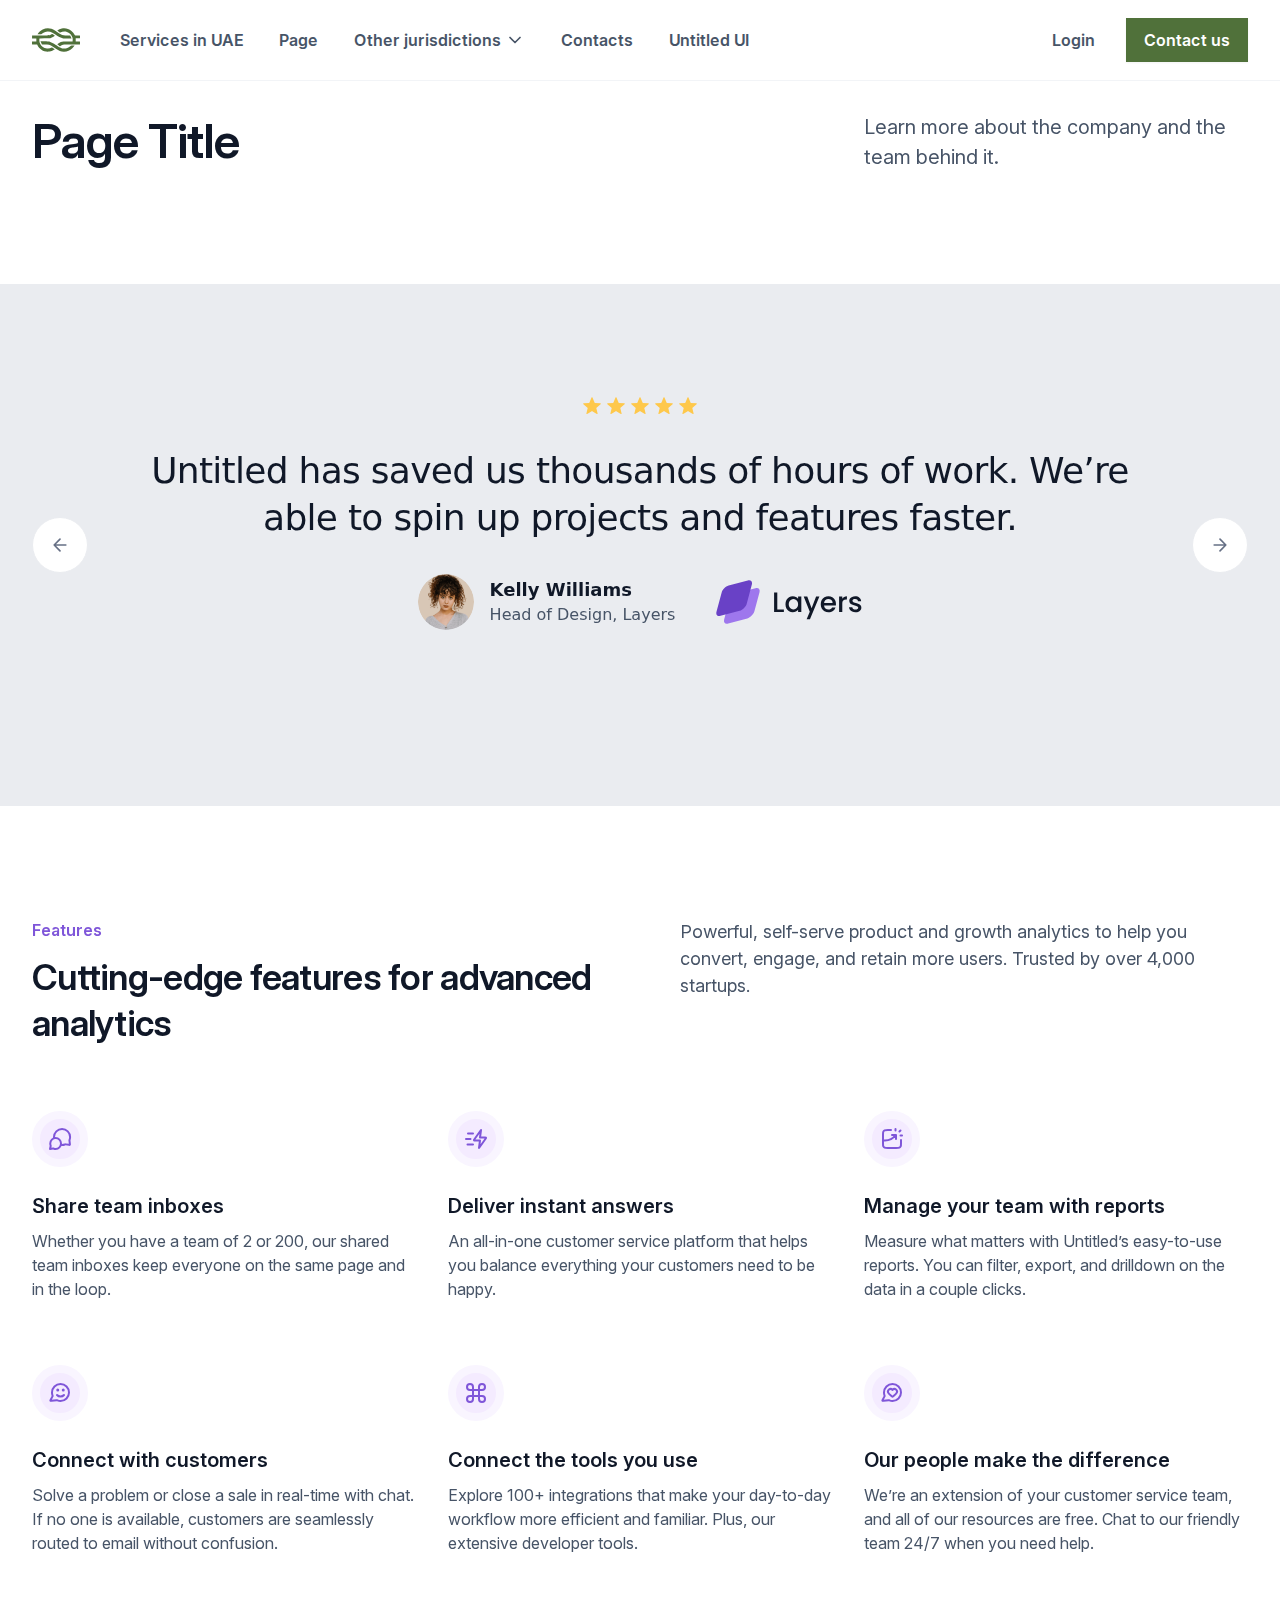
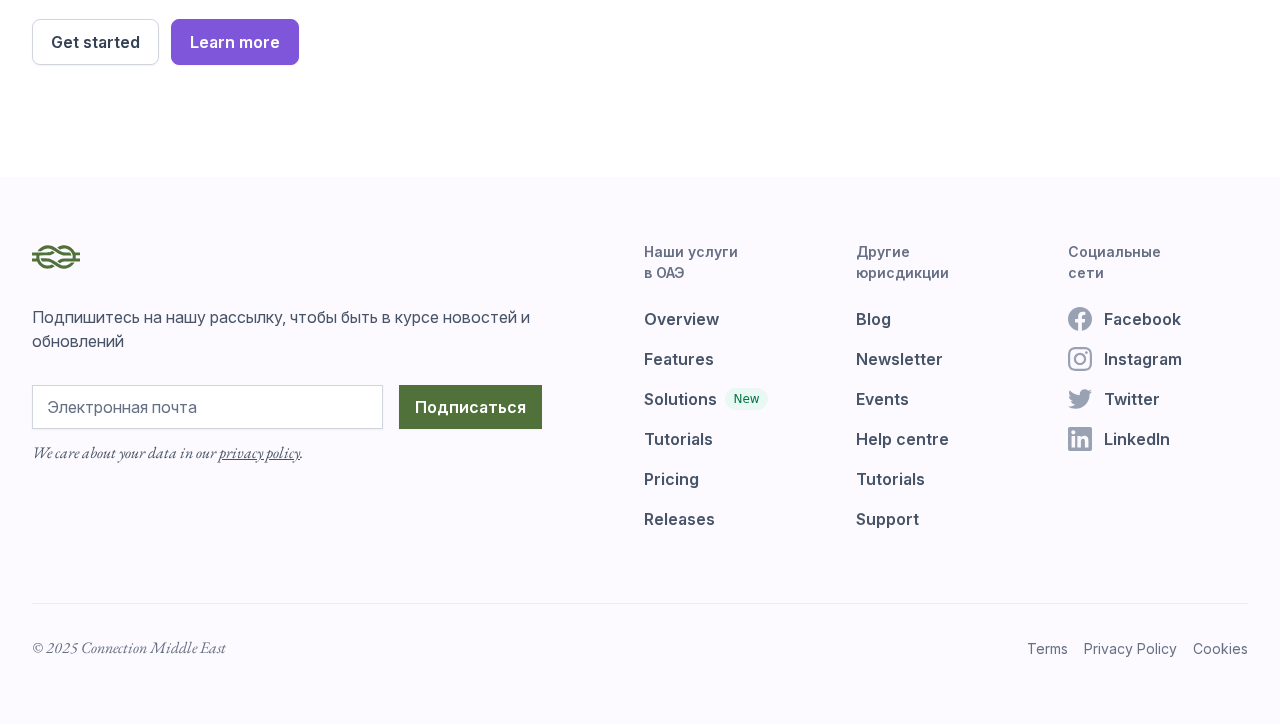
<file: connectionme-ru-en.webflow/static-template-slug-1764933921255.html>
<!DOCTYPE html><!--  This site was created in Webflow. https://webflow.com  --><!--  Last Published: Fri Dec 05 2025 11:32:01 GMT+0000 (Coordinated Universal Time)  -->
<html data-wf-page="6932c12889545a207834f80c" data-wf-site="69328511873fdd916262f363">
<head>
  <meta charset="utf-8">
  <title>Page</title>
  <meta content="Page" property="og:title">
  <meta content="Page" property="twitter:title">
  <meta content="width=device-width, initial-scale=1" name="viewport">
  <meta content="Webflow" name="generator">
  <link href="css/normalize.css" rel="stylesheet" type="text/css">
  <link href="css/webflow.css" rel="stylesheet" type="text/css">
  <link href="css/connectionme-ru-en.webflow.css" rel="stylesheet" type="text/css">
  <script type="text/javascript">!function(o,c){var n=c.documentElement,t=" w-mod-";n.className+=t+"js",("ontouchstart"in o||o.DocumentTouch&&c instanceof DocumentTouch)&&(n.className+=t+"touch")}(window,document);</script>
  <link href="images/favicon.svg" rel="shortcut icon" type="image/x-icon">
  <link href="images/webclip.png" rel="apple-touch-icon"><!--  Please keep this css code to improve the font quality -->
  <style>
  * {
  -webkit-font-smoothing: antialiased;
  -moz-osx-font-smoothing: grayscale;
}
</style>
</head>
<body>
  <div class="page-wrapper">
    <div class="global-styles w-embed">
      <style>
/* Snippet gets rid of top margin on first element in any rich text*/
.w-richtext>:first-child {
	margin-top: 0;
}
/* Snippet gets rid of bottom margin on last element in any rich text*/
.w-richtext>:last-child, .w-richtext ol li:last-child, .w-richtext ul li:last-child {
    margin-bottom: 0;
}
/* Snippet makes all link elements listed below to inherit color from their parent */
a, 
.w-tab-link,
.w-nav-link,
.w-dropdown-btn,
.w-dropdown-toggle,
.w-dropdown-link
{
color: inherit;
}
/* Snippet prevents all click and hover interaction with an element */
.clickable-off {
  pointer-events: none;
}
/* Snippet enables all click and hover interaction with an element */
.clickable-on{
  pointer-events: auto;
}
/* Snippet enables you to add class of div-square which creates and maintains a 1:1 dimension of a div.*/
.div-square::after {
  content: "";
  display: block;
  padding-bottom: 100%;
}
/*Hide focus outline for main content element*/
    main:focus-visible {
    outline: -webkit-focus-ring-color auto 0px;
}
/* Make sure containers never lose their center alignment*/
.container-medium, .container-small, .container-large {
  margin-right: auto !important;
  margin-left: auto !important;
}
/*Reset selects, buttons, and links styles*/
.w-input, .w-select, a {
color: inherit;
text-decoration: inherit;
font-size: inherit;
}
/*Apply "..." after 3 lines of text */
.text-style-3lines {
    display: -webkit-box;
    overflow: hidden;
    -webkit-line-clamp: 3;
    -webkit-box-orient: vertical;
}
/* Apply "..." after 2 lines of text */
.text-style-2lines {
    display: -webkit-box;
    overflow: hidden;
    -webkit-line-clamp: 2;
    -webkit-box-orient: vertical;
}
/* Apply "..." at 100% width */
.truncate-width { 
		width: 100%; 
    white-space: nowrap; 
    overflow: hidden; 
    text-overflow: ellipsis; 
}
/* Removes native scrollbar */
.no-scrollbar {
    -ms-overflow-style: none;  // IE 10+
    overflow: -moz-scrollbars-none;  // Firefox
}
.no-scrollbar::-webkit-scrollbar {
    display: none; // Safari and Chrome
}
</style>
    </div>
    <div data-w-id="73afa81c-448a-a8fb-c68b-ac680d828982" data-animation="default" data-collapse="medium" data-duration="400" data-easing="ease-in-out-cubic" data-easing2="ease-in-out-cubic" role="banner" class="uui-navbar01_component d2q_fixed w-nav">
      <div class="uui-navbar01_container">
        <a href="#" class="uui-navbar01_logo-link w-nav-brand">
          <div class="uui-styleguide_logo">
            <div class="uui-styleguide_logomark"><img src="images/cme-logo.svg" loading="eager" height="" alt="Untitled UI logomark" class="uui-styleguide_logomark-bg"></div>
          </div>
        </a>
        <nav role="navigation" class="uui-navbar01_menu w-nav-menu">
          <div class="uui-navbar01_menu-left">
            <a href="#" class="uui-navbar01_link w-nav-link">Services in UAE</a>
            <a href="country-page.html" class="uui-navbar01_link w-nav-link">Page</a>
            <div data-hover="true" data-delay="300" data-w-id="73afa81c-448a-a8fb-c68b-ac680d82898c" class="uui-navbar01_menu-dropdown w-dropdown">
              <div class="uui-navbar01_dropdown-toggle w-dropdown-toggle">
                <div class="uui-dropdown-icon w-embed"><svg width="20" height="20" viewbox="0 0 20 20" fill="none" xmlns="http://www.w3.org/2000/svg">
                    <path d="M5 7.5L10 12.5L15 7.5" stroke="currentColor" stroke-width="1.67" stroke-linecap="round" stroke-linejoin="round"></path>
                  </svg></div>
                <div>Other jurisdictions</div>
              </div>
              <nav class="uui-navbar01_dropdown-list w-dropdown-list">
                <div class="uui-navbar01_container">
                  <div class="uui-navbar01_dropdown-content">
                    <div class="uui-navbar01_dropdown-content-left">
                      <div class="uui-navbar01_dropdown-link-list">
                        <h4 class="uui-navbar01_heading">Услуги в ОАЭ</h4>
                        <a href="#" class="uui-navbar01_dropdown-link w-inline-block">
                          <div class="uui-navbar01_icon-wrapper">
                            <div class="uui-icon-1x1-xsmall w-embed"><svg width="24" height="24" viewbox="0 0 24 24" fill="none" xmlns="http://www.w3.org/2000/svg">
                                <path d="M20 19V16H7C5.34315 16 4 17.3431 4 19M8.8 22H16.8C17.9201 22 18.4802 22 18.908 21.782C19.2843 21.5903 19.5903 21.2843 19.782 20.908C20 20.4802 20 19.9201 20 18.8V5.2C20 4.07989 20 3.51984 19.782 3.09202C19.5903 2.71569 19.2843 2.40973 18.908 2.21799C18.4802 2 17.9201 2 16.8 2H8.8C7.11984 2 6.27976 2 5.63803 2.32698C5.07354 2.6146 4.6146 3.07354 4.32698 3.63803C4 4.27976 4 5.11984 4 6.8V17.2C4 18.8802 4 19.7202 4.32698 20.362C4.6146 20.9265 5.07354 21.3854 5.63803 21.673C6.27976 22 7.11984 22 8.8 22Z" stroke="currentColor" stroke-width="2" stroke-linecap="round" stroke-linejoin="round"></path>
                              </svg></div>
                          </div>
                          <div class="uui-navbar01_item-right">
                            <div class="uui-navbar01_item-heading">Blog</div>
                            <div class="uui-text-size-small d2q_hide-mobile-landscape d2q_inter-font">The latest industry news, updates and info.</div>
                          </div>
                        </a>
                        <a href="#" class="uui-navbar01_dropdown-link w-inline-block">
                          <div class="uui-navbar01_icon-wrapper">
                            <div class="uui-icon-1x1-xsmall text-color-primary600 w-embed"><svg width="24" height="24" viewbox="0 0 24 24" fill="none" xmlns="http://www.w3.org/2000/svg">
                                <path d="M4.5 22V17M4.5 7V2M2 4.5H7M2 19.5H7M13 3L11.2658 7.50886C10.9838 8.24209 10.8428 8.60871 10.6235 8.91709C10.4292 9.1904 10.1904 9.42919 9.91709 9.62353C9.60871 9.8428 9.24209 9.98381 8.50886 10.2658L4 12L8.50886 13.7342C9.24209 14.0162 9.60871 14.1572 9.91709 14.3765C10.1904 14.5708 10.4292 14.8096 10.6235 15.0829C10.8428 15.3913 10.9838 15.7579 11.2658 16.4911L13 21L14.7342 16.4911C15.0162 15.7579 15.1572 15.3913 15.3765 15.0829C15.5708 14.8096 15.8096 14.5708 16.0829 14.3765C16.3913 14.1572 16.7579 14.0162 17.4911 13.7342L22 12L17.4911 10.2658C16.7579 9.98381 16.3913 9.8428 16.0829 9.62353C15.8096 9.42919 15.5708 9.1904 15.3765 8.91709C15.1572 8.60871 15.0162 8.24209 14.7342 7.50886L13 3Z" stroke="currentColor" stroke-width="2" stroke-linecap="round" stroke-linejoin="round"></path>
                              </svg></div>
                          </div>
                          <div class="uui-navbar01_item-right">
                            <div class="uui-navbar01_item-heading">Customer stories</div>
                            <div class="uui-text-size-small d2q_hide-mobile-landscape d2q_inter-font">Learn how our customers are making big changes.</div>
                          </div>
                        </a>
                        <a href="#" class="uui-navbar01_dropdown-link w-inline-block">
                          <div class="uui-navbar01_icon-wrapper">
                            <div class="uui-icon-1x1-xsmall text-color-primary600 w-embed"><svg width="24" height="24" viewbox="0 0 24 24" fill="none" xmlns="http://www.w3.org/2000/svg">
                                <path d="M12 22C17.5228 22 22 17.5228 22 12C22 6.47715 17.5228 2 12 2C6.47715 2 2 6.47715 2 12C2 17.5228 6.47715 22 12 22Z" stroke="currentColor" stroke-width="2" stroke-linecap="round" stroke-linejoin="round"></path>
                                <path d="M9.5 8.96533C9.5 8.48805 9.5 8.24941 9.59974 8.11618C9.68666 8.00007 9.81971 7.92744 9.96438 7.9171C10.1304 7.90525 10.3311 8.03429 10.7326 8.29239L15.4532 11.3271C15.8016 11.551 15.9758 11.663 16.0359 11.8054C16.0885 11.9298 16.0885 12.0702 16.0359 12.1946C15.9758 12.337 15.8016 12.449 15.4532 12.6729L10.7326 15.7076C10.3311 15.9657 10.1304 16.0948 9.96438 16.0829C9.81971 16.0726 9.68666 15.9999 9.59974 15.8838C9.5 15.7506 9.5 15.512 9.5 15.0347V8.96533Z" stroke="currentColor" stroke-width="2" stroke-linecap="round" stroke-linejoin="round"></path>
                              </svg></div>
                          </div>
                          <div class="uui-navbar01_item-right">
                            <div class="uui-navbar01_item-heading">Video tutorials</div>
                            <div class="uui-text-size-small d2q_hide-mobile-landscape d2q_inter-font">Get up and running on new features and techniques.</div>
                          </div>
                        </a>
                        <a href="#" class="uui-navbar01_dropdown-link w-inline-block">
                          <div class="uui-navbar01_icon-wrapper">
                            <div class="uui-icon-1x1-xsmall text-color-primary600 w-embed"><svg width="24" height="24" viewbox="0 0 24 24" fill="none" xmlns="http://www.w3.org/2000/svg">
                                <path d="M14 2.26953V6.40007C14 6.96012 14 7.24015 14.109 7.45406C14.2049 7.64222 14.3578 7.7952 14.546 7.89108C14.7599 8.00007 15.0399 8.00007 15.6 8.00007H19.7305M14 17.5L16.5 15L14 12.5M10 12.5L7.5 15L10 17.5M20 9.98822V17.2C20 18.8802 20 19.7202 19.673 20.362C19.3854 20.9265 18.9265 21.3854 18.362 21.673C17.7202 22 16.8802 22 15.2 22H8.8C7.11984 22 6.27976 22 5.63803 21.673C5.07354 21.3854 4.6146 20.9265 4.32698 20.362C4 19.7202 4 18.8802 4 17.2V6.8C4 5.11984 4 4.27976 4.32698 3.63803C4.6146 3.07354 5.07354 2.6146 5.63803 2.32698C6.27976 2 7.11984 2 8.8 2H12.0118C12.7455 2 13.1124 2 13.4577 2.08289C13.7638 2.15638 14.0564 2.27759 14.3249 2.44208C14.6276 2.6276 14.887 2.88703 15.4059 3.40589L18.5941 6.59411C19.113 7.11297 19.3724 7.3724 19.5579 7.67515C19.7224 7.94356 19.8436 8.2362 19.9171 8.5423C20 8.88757 20 9.25445 20 9.98822Z" stroke="currentColor" stroke-width="2" stroke-linecap="round" stroke-linejoin="round"></path>
                              </svg></div>
                          </div>
                          <div class="uui-navbar01_item-right">
                            <div class="uui-navbar01_item-heading">Documentation</div>
                            <div class="uui-text-size-small d2q_hide-mobile-landscape d2q_inter-font">All the boring stuff that you (hopefully won’t) need.</div>
                          </div>
                        </a>
                      </div>
                      <div class="uui-navbar01_dropdown-link-list">
                        <h4 class="uui-navbar01_heading">Другие юрисдикции</h4>
                        <a href="#" class="uui-navbar01_dropdown-link w-inline-block">
                          <div class="uui-navbar01_icon-wrapper">
                            <div class="uui-icon-1x1-xsmall text-color-primary600 w-embed"><svg width="24" height="24" viewbox="0 0 24 24" fill="none" xmlns="http://www.w3.org/2000/svg">
                                <path d="M4 21L4 4M4 13H11.4C11.9601 13 12.2401 13 12.454 12.891C12.6422 12.7951 12.7951 12.6422 12.891 12.454C13 12.2401 13 11.9601 13 11.4V4.6C13 4.03995 13 3.75992 12.891 3.54601C12.7951 3.35785 12.6422 3.20487 12.454 3.10899C12.2401 3 11.9601 3 11.4 3H5.6C5.03995 3 4.75992 3 4.54601 3.10899C4.35785 3.20487 4.20487 3.35785 4.10899 3.54601C4 3.75992 4 4.03995 4 4.6V13ZM13 5H19.4C19.9601 5 20.2401 5 20.454 5.10899C20.6422 5.20487 20.7951 5.35785 20.891 5.54601C21 5.75992 21 6.03995 21 6.6V13.4C21 13.9601 21 14.2401 20.891 14.454C20.7951 14.6422 20.6422 14.7951 20.454 14.891C20.2401 15 19.9601 15 19.4 15H14.6C14.0399 15 13.7599 15 13.546 14.891C13.3578 14.7951 13.2049 14.6422 13.109 14.454C13 14.2401 13 13.9601 13 13.4V5Z" stroke="currentColor" stroke-width="2" stroke-linecap="round" stroke-linejoin="round"></path>
                              </svg></div>
                          </div>
                          <div class="uui-navbar01_item-right">
                            <div class="uui-navbar01_item-heading">Монтенегро</div>
                            <div class="uui-text-size-small d2q_hide-mobile-landscape d2q_inter-font">Learn about our story and our mission statement.</div>
                          </div>
                        </a>
                        <a href="#" class="uui-navbar01_dropdown-link w-inline-block">
                          <div class="uui-navbar01_icon-wrapper">
                            <div class="uui-icon-1x1-xsmall text-color-primary600 w-embed"><svg width="24" height="24" viewbox="0 0 24 24" fill="none" xmlns="http://www.w3.org/2000/svg">
                                <path d="M20.9996 11.5C20.9996 16.1944 17.194 20 12.4996 20C11.4228 20 10.3928 19.7998 9.44478 19.4345C9.27145 19.3678 9.18478 19.3344 9.11586 19.3185C9.04807 19.3029 8.999 19.2963 8.92949 19.2937C8.85881 19.291 8.78127 19.299 8.62619 19.315L3.50517 19.8444C3.01692 19.8948 2.7728 19.9201 2.6288 19.8322C2.50337 19.7557 2.41794 19.6279 2.3952 19.4828C2.36909 19.3161 2.48575 19.1002 2.71906 18.6684L4.35472 15.6408C4.48942 15.3915 4.55677 15.2668 4.58728 15.1469C4.6174 15.0286 4.62469 14.9432 4.61505 14.8214C4.60529 14.6981 4.55119 14.5376 4.443 14.2166C4.15547 13.3636 3.99962 12.45 3.99962 11.5C3.99962 6.80558 7.8052 3 12.4996 3C17.194 3 20.9996 6.80558 20.9996 11.5Z" stroke="currentColor" stroke-width="2" stroke-linecap="round" stroke-linejoin="round"></path>
                              </svg></div>
                          </div>
                          <div class="uui-navbar01_item-right">
                            <div class="uui-navbar01_item-heading">Press</div>
                            <div class="uui-text-size-small d2q_hide-mobile-landscape d2q_inter-font">News and writings, press releases, and press resources.</div>
                          </div>
                        </a>
                        <a href="#" class="uui-navbar01_dropdown-link w-inline-block">
                          <div class="uui-navbar01_icon-wrapper">
                            <div class="uui-icon-1x1-xsmall text-color-primary600 w-embed"><svg width="24" height="24" viewbox="0 0 24 24" fill="none" xmlns="http://www.w3.org/2000/svg">
                                <path d="M22 21V19C22 17.1362 20.7252 15.5701 19 15.126M15.5 3.29076C16.9659 3.88415 18 5.32131 18 7C18 8.67869 16.9659 10.1159 15.5 10.7092M17 21C17 19.1362 17 18.2044 16.6955 17.4693C16.2895 16.4892 15.5108 15.7105 14.5307 15.3045C13.7956 15 12.8638 15 11 15H8C6.13623 15 5.20435 15 4.46927 15.3045C3.48915 15.7105 2.71046 16.4892 2.30448 17.4693C2 18.2044 2 19.1362 2 21M13.5 7C13.5 9.20914 11.7091 11 9.5 11C7.29086 11 5.5 9.20914 5.5 7C5.5 4.79086 7.29086 3 9.5 3C11.7091 3 13.5 4.79086 13.5 7Z" stroke="currentColor" stroke-width="2" stroke-linecap="round" stroke-linejoin="round"></path>
                              </svg></div>
                          </div>
                          <div class="uui-navbar01_item-right">
                            <div class="uui-navbar01_text-wrapper">
                              <div class="uui-navbar01_item-heading margin-bottom-0">Careers</div>
                              <div class="uui-badge-small-success">
                                <div>We&#x27;re hiring!</div>
                              </div>
                            </div>
                            <div class="uui-text-size-small d2q_hide-mobile-landscape d2q_inter-font">We’re always looking for talented people. Join our team!</div>
                          </div>
                        </a>
                        <a href="#" class="uui-navbar01_dropdown-link w-inline-block">
                          <div class="uui-navbar01_icon-wrapper">
                            <div class="uui-icon-1x1-xsmall text-color-primary600 w-embed"><svg width="24" height="24" viewbox="0 0 24 24" fill="none" xmlns="http://www.w3.org/2000/svg">
                                <path d="M13 7L11.8845 4.76892C11.5634 4.1268 11.4029 3.80573 11.1634 3.57116C10.9516 3.36373 10.6963 3.20597 10.4161 3.10931C10.0992 3 9.74021 3 9.02229 3H5.2C4.0799 3 3.51984 3 3.09202 3.21799C2.71569 3.40973 2.40973 3.71569 2.21799 4.09202C2 4.51984 2 5.0799 2 6.2V7M2 7H17.2C18.8802 7 19.7202 7 20.362 7.32698C20.9265 7.6146 21.3854 8.07354 21.673 8.63803C22 9.27976 22 10.1198 22 11.8V16.2C22 17.8802 22 18.7202 21.673 19.362C21.3854 19.9265 20.9265 20.3854 20.362 20.673C19.7202 21 18.8802 21 17.2 21H6.8C5.11984 21 4.27976 21 3.63803 20.673C3.07354 20.3854 2.6146 19.9265 2.32698 19.362C2 18.7202 2 17.8802 2 16.2V7Z" stroke="currentColor" stroke-width="2" stroke-linecap="round" stroke-linejoin="round"></path>
                              </svg></div>
                          </div>
                          <div class="uui-navbar01_item-right">
                            <div class="uui-navbar01_item-heading">Legal</div>
                            <div class="uui-text-size-small d2q_hide-mobile-landscape d2q_inter-font">All the boring stuff that Dan from legal made us add.</div>
                          </div>
                        </a>
                      </div>
                    </div>
                    <div class="uui-navbar01_dropdown-content-right">
                      <div class="uui-navbar01_dropdown-content-wrapper">
                        <h4 class="uui-navbar01_dropdown-content-heading">Новости</h4>
                        <div class="uui-navbar01_dropdown-blog-list">
                          <a href="#" class="uui-navbar01_blog-item w-inline-block">
                            <div class="uui-navbar01_blog-image-wrapper"><img src="images/nav-image-06.jpg" loading="eager" alt="Man working at desk" class="uui-navbar01_blog-image"></div>
                            <div class="uui-navbar01_large-item-content">
                              <div class="uui-navbar01_item-heading">Мы на экономическом форуме</div>
                              <div class="uui-text-size-small d2q_inter-font">Наша команда посетила экономический форум в Абу-Даби</div>
                              <div class="uui-navbar01_item-button-wrapper">
                                <div class="uui-button-row">
                                  <div class="uui-button-link is-button-xsmall">
                                    <div>Читать →</div>
                                  </div>
                                </div>
                              </div>
                            </div>
                          </a>
                          <a href="#" class="uui-navbar01_blog-item w-inline-block">
                            <div class="uui-navbar01_blog-image-wrapper"><img src="images/image-06.jpeg" loading="eager" sizes="100vw" srcset="images/image-06-p-500.jpeg 500w, images/image-06-p-800.jpeg 800w, images/image-06-p-1080.jpeg 1080w, images/image-06.jpeg 1280w" alt="Woman looking at phone" class="uui-navbar01_blog-image"></div>
                            <div class="uui-navbar01_large-item-content">
                              <div class="uui-navbar01_item-heading">Новая юрисдикция открыта!</div>
                              <div class="uui-text-size-small d2q_inter-font">Теперь мы предлагаем услуги в новой юрисдикции — Кипр</div>
                              <div class="uui-navbar01_item-button-wrapper">
                                <div class="uui-button-row">
                                  <div class="uui-button-link is-button-xsmall">
                                    <div>Читать →</div>
                                  </div>
                                </div>
                              </div>
                            </div>
                          </a>
                        </div>
                        <div id="w-node-_73afa81c-448a-a8fb-c68b-ac680d828a00-0d828982" class="uui-navbar01_dropdown-content-button-wrapper">
                          <a id="w-node-_73afa81c-448a-a8fb-c68b-ac680d828a01-0d828982" data-w-id="73afa81c-448a-a8fb-c68b-ac680d828a01" href="#" class="uui-button-link is-button-xsmall w-inline-block">
                            <div>Все новости</div>
                            <div class="uui-button-icon w-embed"><svg width="20" height="20" viewbox="0 0 20 20" fill="none" xmlns="http://www.w3.org/2000/svg">
                                <path d="M4.16699 9.99996H15.8337M15.8337 9.99996L10.0003 4.16663M15.8337 9.99996L10.0003 15.8333" stroke="currentColor" stroke-width="1.66667" stroke-linecap="round" stroke-linejoin="round"></path>
                              </svg></div>
                          </a>
                        </div>
                      </div>
                      <div class="uui-navbar01_dropdown-right-overlay-absolute"></div>
                    </div>
                  </div>
                </div>
              </nav>
            </div>
            <a href="#" class="uui-navbar01_link w-nav-link">Contacts</a>
            <a href="style-guide.html" class="uui-navbar01_link w-nav-link">Untitled UI</a>
          </div>
          <div class="uui-navbar01_menu-right">
            <div class="uui-navbar01_button-wrapper">
              <a href="#" class="uui-button-secondary-gray show-tablet-2 w-inline-block">
                <div>Log in</div>
              </a>
              <a href="#" class="uui-button-tertiary-gray hide-tablet-2 w-inline-block">
                <div>Login</div>
              </a>
              <a href="#" class="uui-button w-inline-block">
                <div>Contact us</div>
              </a>
            </div>
          </div>
        </nav>
        <div class="uui-navbar01_menu-button w-nav-button">
          <div class="menu-icon_component">
            <div class="menu-icon_line-top"></div>
            <div class="menu-icon_line-middle">
              <div class="menu-icon_line-middle-inner"></div>
            </div>
            <div class="menu-icon_line-bottom"></div>
          </div>
        </div>
      </div>
    </div>
    <main class="main-wrapper">
      <header class="uui-section_header07">
        <div class="uui-page-padding-3">
          <div class="uui-container-large-3">
            <div class="uui-padding-vertical-xhuge-3">
              <div class="w-layout-grid uui-header07_component">
                <div class="uui-header07_content-left">
                  <h1 class="uui-heading-large">Page Title</h1>
                </div>
                <div class="uui-header07_content-right">
                  <div class="uui-text-size-xlarge-2">Learn more about the company and the team behind it.</div>
                </div>
              </div>
            </div>
          </div>
        </div>
      </header>
      <section class="uui-section_testimonial06">
        <div class="uui-page-padding-3">
          <div class="uui-container-large-3">
            <div class="uui-padding-vertical-xhuge-3">
              <div data-delay="4000" data-animation="slide" class="uui-testimonial06_component w-slider" data-autoplay="false" data-easing="ease" data-hide-arrows="false" data-disable-swipe="false" data-autoplay-limit="0" data-nav-spacing="6" data-duration="500" data-infinite="true">
                <div class="uui-testimonial06_mask w-slider-mask">
                  <div class="uui-testimonial06_slide w-slide">
                    <div class="uui-testimonial06_content">
                      <div class="uui-testimonial06_rating-wrapper">
                        <div class="uui-testimonial06_rating-icon w-embed"><svg width="20" height="20" viewbox="0 0 20 20" fill="none" xmlns="http://www.w3.org/2000/svg">
                            <g clip-path="url(#clip0_28_8746)">
                              <path d="M9.53834 1.60996C9.70914 1.19932 10.2909 1.19932 10.4617 1.60996L12.5278 6.57744C12.5998 6.75056 12.7626 6.86885 12.9495 6.88383L18.3123 7.31376C18.7556 7.3493 18.9354 7.90256 18.5976 8.19189L14.5117 11.6919C14.3693 11.8139 14.3071 12.0053 14.3506 12.1876L15.5989 17.4208C15.7021 17.8534 15.2315 18.1954 14.8519 17.9635L10.2606 15.1592C10.1006 15.0615 9.89938 15.0615 9.73937 15.1592L5.14806 17.9635C4.76851 18.1954 4.29788 17.8534 4.40108 17.4208L5.64939 12.1876C5.69289 12.0053 5.6307 11.8139 5.48831 11.6919L1.40241 8.19189C1.06464 7.90256 1.24441 7.3493 1.68773 7.31376L7.05054 6.88383C7.23744 6.86885 7.40024 6.75056 7.47225 6.57744L9.53834 1.60996Z" fill="currentColor"></path>
                            </g>
                          </svg></div>
                        <div class="uui-testimonial06_rating-icon w-embed"><svg width="20" height="20" viewbox="0 0 20 20" fill="none" xmlns="http://www.w3.org/2000/svg">
                            <g clip-path="url(#clip0_28_8746)">
                              <path d="M9.53834 1.60996C9.70914 1.19932 10.2909 1.19932 10.4617 1.60996L12.5278 6.57744C12.5998 6.75056 12.7626 6.86885 12.9495 6.88383L18.3123 7.31376C18.7556 7.3493 18.9354 7.90256 18.5976 8.19189L14.5117 11.6919C14.3693 11.8139 14.3071 12.0053 14.3506 12.1876L15.5989 17.4208C15.7021 17.8534 15.2315 18.1954 14.8519 17.9635L10.2606 15.1592C10.1006 15.0615 9.89938 15.0615 9.73937 15.1592L5.14806 17.9635C4.76851 18.1954 4.29788 17.8534 4.40108 17.4208L5.64939 12.1876C5.69289 12.0053 5.6307 11.8139 5.48831 11.6919L1.40241 8.19189C1.06464 7.90256 1.24441 7.3493 1.68773 7.31376L7.05054 6.88383C7.23744 6.86885 7.40024 6.75056 7.47225 6.57744L9.53834 1.60996Z" fill="currentColor"></path>
                            </g>
                          </svg></div>
                        <div class="uui-testimonial06_rating-icon w-embed"><svg width="20" height="20" viewbox="0 0 20 20" fill="none" xmlns="http://www.w3.org/2000/svg">
                            <g clip-path="url(#clip0_28_8746)">
                              <path d="M9.53834 1.60996C9.70914 1.19932 10.2909 1.19932 10.4617 1.60996L12.5278 6.57744C12.5998 6.75056 12.7626 6.86885 12.9495 6.88383L18.3123 7.31376C18.7556 7.3493 18.9354 7.90256 18.5976 8.19189L14.5117 11.6919C14.3693 11.8139 14.3071 12.0053 14.3506 12.1876L15.5989 17.4208C15.7021 17.8534 15.2315 18.1954 14.8519 17.9635L10.2606 15.1592C10.1006 15.0615 9.89938 15.0615 9.73937 15.1592L5.14806 17.9635C4.76851 18.1954 4.29788 17.8534 4.40108 17.4208L5.64939 12.1876C5.69289 12.0053 5.6307 11.8139 5.48831 11.6919L1.40241 8.19189C1.06464 7.90256 1.24441 7.3493 1.68773 7.31376L7.05054 6.88383C7.23744 6.86885 7.40024 6.75056 7.47225 6.57744L9.53834 1.60996Z" fill="currentColor"></path>
                            </g>
                          </svg></div>
                        <div class="uui-testimonial06_rating-icon w-embed"><svg width="20" height="20" viewbox="0 0 20 20" fill="none" xmlns="http://www.w3.org/2000/svg">
                            <g clip-path="url(#clip0_28_8746)">
                              <path d="M9.53834 1.60996C9.70914 1.19932 10.2909 1.19932 10.4617 1.60996L12.5278 6.57744C12.5998 6.75056 12.7626 6.86885 12.9495 6.88383L18.3123 7.31376C18.7556 7.3493 18.9354 7.90256 18.5976 8.19189L14.5117 11.6919C14.3693 11.8139 14.3071 12.0053 14.3506 12.1876L15.5989 17.4208C15.7021 17.8534 15.2315 18.1954 14.8519 17.9635L10.2606 15.1592C10.1006 15.0615 9.89938 15.0615 9.73937 15.1592L5.14806 17.9635C4.76851 18.1954 4.29788 17.8534 4.40108 17.4208L5.64939 12.1876C5.69289 12.0053 5.6307 11.8139 5.48831 11.6919L1.40241 8.19189C1.06464 7.90256 1.24441 7.3493 1.68773 7.31376L7.05054 6.88383C7.23744 6.86885 7.40024 6.75056 7.47225 6.57744L9.53834 1.60996Z" fill="currentColor"></path>
                            </g>
                          </svg></div>
                        <div class="uui-testimonial06_rating-icon w-embed"><svg width="20" height="20" viewbox="0 0 20 20" fill="none" xmlns="http://www.w3.org/2000/svg">
                            <g clip-path="url(#clip0_28_8746)">
                              <path d="M9.53834 1.60996C9.70914 1.19932 10.2909 1.19932 10.4617 1.60996L12.5278 6.57744C12.5998 6.75056 12.7626 6.86885 12.9495 6.88383L18.3123 7.31376C18.7556 7.3493 18.9354 7.90256 18.5976 8.19189L14.5117 11.6919C14.3693 11.8139 14.3071 12.0053 14.3506 12.1876L15.5989 17.4208C15.7021 17.8534 15.2315 18.1954 14.8519 17.9635L10.2606 15.1592C10.1006 15.0615 9.89938 15.0615 9.73937 15.1592L5.14806 17.9635C4.76851 18.1954 4.29788 17.8534 4.40108 17.4208L5.64939 12.1876C5.69289 12.0053 5.6307 11.8139 5.48831 11.6919L1.40241 8.19189C1.06464 7.90256 1.24441 7.3493 1.68773 7.31376L7.05054 6.88383C7.23744 6.86885 7.40024 6.75056 7.47225 6.57744L9.53834 1.60996Z" fill="currentColor"></path>
                            </g>
                          </svg></div>
                      </div>
                      <h3 class="uui-heading-medium-3 text-weight-medium">Untitled has saved us thousands of hours of work. We’re able to spin up projects and features faster.</h3>
                      <div class="uui-testimonial06_client">
                        <div class="uui-testimonial06_client-image-wrapper"><img src="images/Avatar-Image-4.png" loading="lazy" alt="" class="uui-testimonial06_client-image"></div>
                        <div class="uui-testimonial06_client-info">
                          <div class="uui-heading-tiny">Kelly Williams</div>
                          <div class="uui-text-size-medium-3">Head of Design, Layers</div>
                        </div>
                        <div class="uui-testimonial06_divider"></div>
                        <div class="uui-testimonial06_logo-wrapper"><img src="images/layers.svg" loading="lazy" alt="Testimonial logo" class="uui-testimonial06_logo"></div>
                      </div>
                    </div>
                  </div>
                  <div class="uui-testimonial06_slide w-slide">
                    <div class="uui-testimonial06_content">
                      <div class="uui-testimonial06_rating-wrapper">
                        <div class="uui-testimonial06_rating-icon w-embed"><svg width="20" height="20" viewbox="0 0 20 20" fill="none" xmlns="http://www.w3.org/2000/svg">
                            <g clip-path="url(#clip0_28_8746)">
                              <path d="M9.53834 1.60996C9.70914 1.19932 10.2909 1.19932 10.4617 1.60996L12.5278 6.57744C12.5998 6.75056 12.7626 6.86885 12.9495 6.88383L18.3123 7.31376C18.7556 7.3493 18.9354 7.90256 18.5976 8.19189L14.5117 11.6919C14.3693 11.8139 14.3071 12.0053 14.3506 12.1876L15.5989 17.4208C15.7021 17.8534 15.2315 18.1954 14.8519 17.9635L10.2606 15.1592C10.1006 15.0615 9.89938 15.0615 9.73937 15.1592L5.14806 17.9635C4.76851 18.1954 4.29788 17.8534 4.40108 17.4208L5.64939 12.1876C5.69289 12.0053 5.6307 11.8139 5.48831 11.6919L1.40241 8.19189C1.06464 7.90256 1.24441 7.3493 1.68773 7.31376L7.05054 6.88383C7.23744 6.86885 7.40024 6.75056 7.47225 6.57744L9.53834 1.60996Z" fill="currentColor"></path>
                            </g>
                          </svg></div>
                        <div class="uui-testimonial06_rating-icon w-embed"><svg width="20" height="20" viewbox="0 0 20 20" fill="none" xmlns="http://www.w3.org/2000/svg">
                            <g clip-path="url(#clip0_28_8746)">
                              <path d="M9.53834 1.60996C9.70914 1.19932 10.2909 1.19932 10.4617 1.60996L12.5278 6.57744C12.5998 6.75056 12.7626 6.86885 12.9495 6.88383L18.3123 7.31376C18.7556 7.3493 18.9354 7.90256 18.5976 8.19189L14.5117 11.6919C14.3693 11.8139 14.3071 12.0053 14.3506 12.1876L15.5989 17.4208C15.7021 17.8534 15.2315 18.1954 14.8519 17.9635L10.2606 15.1592C10.1006 15.0615 9.89938 15.0615 9.73937 15.1592L5.14806 17.9635C4.76851 18.1954 4.29788 17.8534 4.40108 17.4208L5.64939 12.1876C5.69289 12.0053 5.6307 11.8139 5.48831 11.6919L1.40241 8.19189C1.06464 7.90256 1.24441 7.3493 1.68773 7.31376L7.05054 6.88383C7.23744 6.86885 7.40024 6.75056 7.47225 6.57744L9.53834 1.60996Z" fill="currentColor"></path>
                            </g>
                          </svg></div>
                        <div class="uui-testimonial06_rating-icon w-embed"><svg width="20" height="20" viewbox="0 0 20 20" fill="none" xmlns="http://www.w3.org/2000/svg">
                            <g clip-path="url(#clip0_28_8746)">
                              <path d="M9.53834 1.60996C9.70914 1.19932 10.2909 1.19932 10.4617 1.60996L12.5278 6.57744C12.5998 6.75056 12.7626 6.86885 12.9495 6.88383L18.3123 7.31376C18.7556 7.3493 18.9354 7.90256 18.5976 8.19189L14.5117 11.6919C14.3693 11.8139 14.3071 12.0053 14.3506 12.1876L15.5989 17.4208C15.7021 17.8534 15.2315 18.1954 14.8519 17.9635L10.2606 15.1592C10.1006 15.0615 9.89938 15.0615 9.73937 15.1592L5.14806 17.9635C4.76851 18.1954 4.29788 17.8534 4.40108 17.4208L5.64939 12.1876C5.69289 12.0053 5.6307 11.8139 5.48831 11.6919L1.40241 8.19189C1.06464 7.90256 1.24441 7.3493 1.68773 7.31376L7.05054 6.88383C7.23744 6.86885 7.40024 6.75056 7.47225 6.57744L9.53834 1.60996Z" fill="currentColor"></path>
                            </g>
                          </svg></div>
                        <div class="uui-testimonial06_rating-icon w-embed"><svg width="20" height="20" viewbox="0 0 20 20" fill="none" xmlns="http://www.w3.org/2000/svg">
                            <g clip-path="url(#clip0_28_8746)">
                              <path d="M9.53834 1.60996C9.70914 1.19932 10.2909 1.19932 10.4617 1.60996L12.5278 6.57744C12.5998 6.75056 12.7626 6.86885 12.9495 6.88383L18.3123 7.31376C18.7556 7.3493 18.9354 7.90256 18.5976 8.19189L14.5117 11.6919C14.3693 11.8139 14.3071 12.0053 14.3506 12.1876L15.5989 17.4208C15.7021 17.8534 15.2315 18.1954 14.8519 17.9635L10.2606 15.1592C10.1006 15.0615 9.89938 15.0615 9.73937 15.1592L5.14806 17.9635C4.76851 18.1954 4.29788 17.8534 4.40108 17.4208L5.64939 12.1876C5.69289 12.0053 5.6307 11.8139 5.48831 11.6919L1.40241 8.19189C1.06464 7.90256 1.24441 7.3493 1.68773 7.31376L7.05054 6.88383C7.23744 6.86885 7.40024 6.75056 7.47225 6.57744L9.53834 1.60996Z" fill="currentColor"></path>
                            </g>
                          </svg></div>
                        <div class="uui-testimonial06_rating-icon w-embed"><svg width="20" height="20" viewbox="0 0 20 20" fill="none" xmlns="http://www.w3.org/2000/svg">
                            <g clip-path="url(#clip0_28_8746)">
                              <path d="M9.53834 1.60996C9.70914 1.19932 10.2909 1.19932 10.4617 1.60996L12.5278 6.57744C12.5998 6.75056 12.7626 6.86885 12.9495 6.88383L18.3123 7.31376C18.7556 7.3493 18.9354 7.90256 18.5976 8.19189L14.5117 11.6919C14.3693 11.8139 14.3071 12.0053 14.3506 12.1876L15.5989 17.4208C15.7021 17.8534 15.2315 18.1954 14.8519 17.9635L10.2606 15.1592C10.1006 15.0615 9.89938 15.0615 9.73937 15.1592L5.14806 17.9635C4.76851 18.1954 4.29788 17.8534 4.40108 17.4208L5.64939 12.1876C5.69289 12.0053 5.6307 11.8139 5.48831 11.6919L1.40241 8.19189C1.06464 7.90256 1.24441 7.3493 1.68773 7.31376L7.05054 6.88383C7.23744 6.86885 7.40024 6.75056 7.47225 6.57744L9.53834 1.60996Z" fill="currentColor"></path>
                            </g>
                          </svg></div>
                      </div>
                      <h3 class="uui-heading-medium-3 text-weight-medium">We’ve been using Untitled to kick start every new project and can’t imagine working without it.</h3>
                      <div class="uui-testimonial06_client">
                        <div class="uui-testimonial06_client-image-wrapper"><img src="images/Avatar-Image-5.png" loading="lazy" alt="" class="uui-testimonial06_client-image"></div>
                        <div class="uui-testimonial06_client-info">
                          <div class="uui-heading-tiny">Lyle Kauffman</div>
                          <div class="uui-text-size-medium-3">Data Engineer, Sisyphus</div>
                        </div>
                        <div class="uui-testimonial06_divider"></div>
                        <div class="uui-testimonial06_logo-wrapper"><img src="images/sisyphus.svg" loading="lazy" alt="Testimonial logo" class="uui-testimonial06_logo"></div>
                      </div>
                    </div>
                  </div>
                </div>
                <div class="uui-testimonial06_arrow hide-mobile-landscape-3 w-slider-arrow-left">
                  <div class="uui-button-icon-2 w-embed"><svg width="24" height="24" viewbox="0 0 24 24" fill="none" xmlns="http://www.w3.org/2000/svg">
                      <path d="M19 12H5M5 12L12 19M5 12L12 5" stroke="CurrentColor" stroke-width="2" stroke-linecap="round" stroke-linejoin="round"></path>
                    </svg></div>
                </div>
                <div class="uui-testimonial06_arrow hide-mobile-landscape-3 w-slider-arrow-right">
                  <div class="uui-button-icon-2 w-embed"><svg width="24" height="24" viewbox="0 0 24 24" fill="none" xmlns="http://www.w3.org/2000/svg">
                      <path d="M5 12H19M19 12L12 5M19 12L12 19" stroke="CurrentColor" stroke-width="2" stroke-linecap="round" stroke-linejoin="round"></path>
                    </svg></div>
                </div>
                <div class="uui-testimonial06_slide-nav w-slider-nav w-round"></div>
                <div class="slide-nav-styling-embed w-embed">
                  <style>
/* Change color of the default dot by replacing the hex code*/
.w-slider-dot {
background-color: #F2F4F7;
width: 0.625rem;
height: 0.625rem;
}
/* Change color of the active dot by replacing the hex code*/
.w-slider-dot.w-active {
background-color: #6941C6;
width: 0.625rem;
height: 0.625rem;
}
</style>
                </div>
              </div>
            </div>
          </div>
        </div>
      </section>
      <section class="uui-section_layout79">
        <div class="uui-page-padding-3">
          <div class="uui-container-large-3">
            <div class="uui-padding-vertical-xhuge-3">
              <div class="uui-layout79_component">
                <div class="w-layout-grid uui-layout79_content">
                  <div class="uui-layout79_content-left">
                    <div class="uui-heading-subheading-2">Features</div>
                    <h2 class="uui-heading-medium-2">Cutting-edge features for advanced analytics</h2>
                  </div>
                  <div class="uui-layout79_content-right">
                    <div class="uui-text-size-large-2">Powerful, self-serve product and growth analytics to help you convert, engage, and retain more users. Trusted by over 4,000 startups.</div>
                  </div>
                </div>
                <div class="w-layout-grid uui-layout79_list">
                  <div class="uui-layout79_item">
                    <div class="uui-icon-featured-outline-large">
                      <div class="uui-icon-1x1-xsmall-2 w-embed"><svg width="24" height="24" viewbox="0 0 24 24" fill="none" xmlns="http://www.w3.org/2000/svg">
                          <path d="M6.09436 11.2288C6.03221 10.8282 5.99996 10.4179 5.99996 10C5.99996 5.58172 9.60525 2 14.0526 2C18.4999 2 22.1052 5.58172 22.1052 10C22.1052 10.9981 21.9213 11.9535 21.5852 12.8345C21.5154 13.0175 21.4804 13.109 21.4646 13.1804C21.4489 13.2512 21.4428 13.301 21.4411 13.3735C21.4394 13.4466 21.4493 13.5272 21.4692 13.6883L21.8717 16.9585C21.9153 17.3125 21.9371 17.4895 21.8782 17.6182C21.8266 17.731 21.735 17.8205 21.6211 17.8695C21.4911 17.9254 21.3146 17.8995 20.9617 17.8478L17.7765 17.3809C17.6101 17.3565 17.527 17.3443 17.4512 17.3448C17.3763 17.3452 17.3245 17.3507 17.2511 17.3661C17.177 17.3817 17.0823 17.4172 16.893 17.4881C16.0097 17.819 15.0524 18 14.0526 18C13.6344 18 13.2237 17.9683 12.8227 17.9073M7.63158 22C10.5965 22 13 19.5376 13 16.5C13 13.4624 10.5965 11 7.63158 11C4.66668 11 2.26316 13.4624 2.26316 16.5C2.26316 17.1106 2.36028 17.6979 2.53955 18.2467C2.61533 18.4787 2.65322 18.5947 2.66566 18.6739C2.67864 18.7567 2.68091 18.8031 2.67608 18.8867C2.67145 18.9668 2.65141 19.0573 2.61134 19.2383L2 22L4.9948 21.591C5.15827 21.5687 5.24 21.5575 5.31137 21.558C5.38652 21.5585 5.42641 21.5626 5.50011 21.5773C5.5701 21.5912 5.67416 21.6279 5.88227 21.7014C6.43059 21.8949 7.01911 22 7.63158 22Z" stroke="currentColor" stroke-width="2" stroke-linecap="round" stroke-linejoin="round"></path>
                        </svg></div>
                    </div>
                    <div class="uui-space-small-2"></div>
                    <h3 class="uui-heading-xxsmall">Share team inboxes</h3>
                    <div class="uui-space-xxsmall-2"></div>
                    <div class="uui-text-size-medium-2">Whether you have a team of 2 or 200, our shared team inboxes keep everyone on the same page and in the loop.</div>
                  </div>
                  <div class="uui-layout79_item">
                    <div class="uui-icon-featured-outline-large">
                      <div class="uui-icon-1x1-xsmall-2 w-embed"><svg width="24" height="24" viewbox="0 0 24 24" fill="none" xmlns="http://www.w3.org/2000/svg">
                          <path d="M9 17.5H3.5M6.5 12H2M9 6.5H4M17 3L10.4036 12.235C10.1116 12.6438 9.96562 12.8481 9.97194 13.0185C9.97744 13.1669 10.0486 13.3051 10.1661 13.3958C10.3011 13.5 10.5522 13.5 11.0546 13.5H16L15 21L21.5964 11.765C21.8884 11.3562 22.0344 11.1519 22.0281 10.9815C22.0226 10.8331 21.9514 10.6949 21.8339 10.6042C21.6989 10.5 21.4478 10.5 20.9454 10.5H16L17 3Z" stroke="currentColor" stroke-width="2" stroke-linecap="round" stroke-linejoin="round"></path>
                        </svg></div>
                    </div>
                    <div class="uui-space-small-2"></div>
                    <h3 class="uui-heading-xxsmall">Deliver instant answers</h3>
                    <div class="uui-space-xxsmall-2"></div>
                    <div class="uui-text-size-medium-2">An all-in-one customer service platform that helps you balance everything your customers need to be happy.</div>
                  </div>
                  <div class="uui-layout79_item">
                    <div class="uui-icon-featured-outline-large">
                      <div class="uui-icon-1x1-xsmall-2 w-embed"><svg width="24" height="24" viewbox="0 0 24 24" fill="none" xmlns="http://www.w3.org/2000/svg">
                          <path d="M11 3H7.8C6.11984 3 5.27976 3 4.63803 3.32698C4.07354 3.6146 3.6146 4.07354 3.32698 4.63803C3 5.27976 3 6.11984 3 7.8V16.2C3 17.8802 3 18.7202 3.32698 19.362C3.6146 19.9265 4.07354 20.3854 4.63803 20.673C5.27976 21 6.11984 21 7.8 21H16.2C17.8802 21 18.7202 21 19.362 20.673C19.9265 20.3854 20.3854 19.9265 20.673 19.362C21 18.7202 21 17.8802 21 16.2V13M12 8H16V12M15.5 3.5V2M19.4393 4.56066L20.5 3.5M20.5103 8.5H22.0103M3 13.3471C3.65194 13.4478 4.31987 13.5 5 13.5C9.38636 13.5 13.2653 11.3276 15.6197 8" stroke="currentColor" stroke-width="2" stroke-linecap="round" stroke-linejoin="round"></path>
                        </svg></div>
                    </div>
                    <div class="uui-space-small-2"></div>
                    <h3 class="uui-heading-xxsmall">Manage your team with reports</h3>
                    <div class="uui-space-xxsmall-2"></div>
                    <div class="uui-text-size-medium-2">Measure what matters with Untitled’s easy-to-use reports. You can filter, export, and drilldown on the data in a couple clicks.</div>
                  </div>
                  <div class="uui-layout79_item">
                    <div class="uui-icon-featured-outline-large">
                      <div class="uui-icon-1x1-xsmall-2 w-embed"><svg width="24" height="24" viewbox="0 0 24 24" fill="none" xmlns="http://www.w3.org/2000/svg">
                          <path d="M8.99962 14C8.99962 14 10.3121 15.5 12.4996 15.5C14.6871 15.5 15.9996 14 15.9996 14M15.2496 9H15.2596M9.74962 9H9.75962M12.4996 20C17.194 20 20.9996 16.1944 20.9996 11.5C20.9996 6.80558 17.194 3 12.4996 3C7.8052 3 3.99962 6.80558 3.99962 11.5C3.99962 12.45 4.15547 13.3636 4.443 14.2166C4.55119 14.5376 4.60529 14.6981 4.61505 14.8214C4.62469 14.9432 4.6174 15.0286 4.58728 15.1469C4.55677 15.2668 4.48942 15.3915 4.35472 15.6408L2.71906 18.6684C2.48575 19.1002 2.36909 19.3161 2.3952 19.4828C2.41794 19.6279 2.50337 19.7557 2.6288 19.8322C2.7728 19.9201 3.01692 19.8948 3.50517 19.8444L8.62619 19.315C8.78127 19.299 8.85881 19.291 8.92949 19.2937C8.999 19.2963 9.04807 19.3029 9.11586 19.3185C9.18478 19.3344 9.27145 19.3678 9.44478 19.4345C10.3928 19.7998 11.4228 20 12.4996 20ZM15.7496 9C15.7496 9.27614 15.5258 9.5 15.2496 9.5C14.9735 9.5 14.7496 9.27614 14.7496 9C14.7496 8.72386 14.9735 8.5 15.2496 8.5C15.5258 8.5 15.7496 8.72386 15.7496 9ZM10.2496 9C10.2496 9.27614 10.0258 9.5 9.74962 9.5C9.47348 9.5 9.24962 9.27614 9.24962 9C9.24962 8.72386 9.47348 8.5 9.74962 8.5C10.0258 8.5 10.2496 8.72386 10.2496 9Z" stroke="currentColor" stroke-width="2" stroke-linecap="round" stroke-linejoin="round"></path>
                        </svg></div>
                    </div>
                    <div class="uui-space-small-2"></div>
                    <h3 class="uui-heading-xxsmall">Connect with customers</h3>
                    <div class="uui-space-xxsmall-2"></div>
                    <div class="uui-text-size-medium-2">Solve a problem or close a sale in real-time with chat. If no one is available, customers are seamlessly routed to email without confusion.</div>
                  </div>
                  <div class="uui-layout79_item">
                    <div class="uui-icon-featured-outline-large">
                      <div class="uui-icon-1x1-xsmall-2 w-embed"><svg width="24" height="24" viewbox="0 0 24 24" fill="none" xmlns="http://www.w3.org/2000/svg">
                          <path d="M9 9V6C9 4.34315 7.65685 3 6 3C4.34315 3 3 4.34315 3 6C3 7.65685 4.34315 9 6 9H9ZM9 9V15M9 9H15M9 15V18C9 19.6569 7.65685 21 6 21C4.34315 21 3 19.6569 3 18C3 16.3431 4.34315 15 6 15H9ZM9 15H15M15 15H18C19.6569 15 21 16.3431 21 18C21 19.6569 19.6569 21 18 21C16.3431 21 15 19.6569 15 18V15ZM15 15V9M15 9V6C15 4.34315 16.3431 3 18 3C19.6569 3 21 4.34315 21 6C21 7.65685 19.6569 9 18 9H15Z" stroke="currentColor" stroke-width="2" stroke-linecap="round" stroke-linejoin="round"></path>
                        </svg></div>
                    </div>
                    <div class="uui-space-small-2"></div>
                    <h3 class="uui-heading-xxsmall">Connect the tools you use</h3>
                    <div class="uui-space-xxsmall-2"></div>
                    <div class="uui-text-size-medium-2">Explore 100+ integrations that make your day-to-day workflow more efficient and familiar. Plus, our extensive developer tools.</div>
                  </div>
                  <div class="uui-layout79_item">
                    <div class="uui-icon-featured-outline-large">
                      <div class="uui-icon-1x1-xsmall-2 w-embed"><svg width="24" height="24" viewbox="0 0 24 24" fill="none" xmlns="http://www.w3.org/2000/svg">
                          <path d="M20.9996 11.5C20.9996 16.1944 17.194 20 12.4996 20C11.4228 20 10.3928 19.7998 9.44478 19.4345C9.27145 19.3678 9.18478 19.3344 9.11586 19.3185C9.04807 19.3029 8.999 19.2963 8.92949 19.2937C8.85881 19.291 8.78127 19.299 8.62619 19.315L3.50517 19.8444C3.01692 19.8948 2.7728 19.9201 2.6288 19.8322C2.50337 19.7557 2.41794 19.6279 2.3952 19.4828C2.36909 19.3161 2.48575 19.1002 2.71906 18.6684L4.35472 15.6408C4.48942 15.3915 4.55677 15.2668 4.58728 15.1469C4.6174 15.0286 4.62469 14.9432 4.61505 14.8214C4.60529 14.6981 4.55119 14.5376 4.443 14.2166C4.15547 13.3636 3.99962 12.45 3.99962 11.5C3.99962 6.80558 7.8052 3 12.4996 3C17.194 3 20.9996 6.80558 20.9996 11.5Z" stroke="currentColor" stroke-width="2" stroke-linecap="round" stroke-linejoin="round"></path>
                          <path fill-rule="evenodd" clip-rule="evenodd" d="M12.4965 8.94925C11.5968 7.9104 10.0965 7.63095 8.96924 8.58223C7.84196 9.5335 7.68326 11.124 8.56851 12.2491C9.11696 12.9461 10.4935 14.2191 11.4616 15.087C11.8172 15.4057 11.995 15.5651 12.2084 15.6293C12.3914 15.6844 12.6017 15.6844 12.7847 15.6293C12.9981 15.5651 13.1759 15.4057 13.5315 15.087C14.4996 14.2191 15.8761 12.9461 16.4246 12.2491C17.3098 11.124 17.1705 9.5235 16.0238 8.58223C14.8772 7.64096 13.3963 7.9104 12.4965 8.94925Z" stroke="currentColor" stroke-width="2" stroke-linecap="round" stroke-linejoin="round"></path>
                        </svg></div>
                    </div>
                    <div class="uui-space-small-2"></div>
                    <h3 class="uui-heading-xxsmall">Our people make the difference</h3>
                    <div class="uui-space-xxsmall-2"></div>
                    <div class="uui-text-size-medium-2">We’re an extension of your customer service team, and all of our resources are free. Chat to our friendly team 24/7 when you need help.</div>
                  </div>
                </div>
                <div class="uui-button-row-2 is-reverse-mobile-landscape">
                  <div class="uui-button-wrapper-2 max-width-full-mobile-landscape-3">
                    <a href="#" class="uui-button-secondary-gray-2 w-inline-block">
                      <div>Get started</div>
                    </a>
                  </div>
                  <div class="uui-button-wrapper-2 max-width-full-mobile-landscape-3">
                    <a href="#" class="uui-button-2 w-inline-block">
                      <div>Learn more</div>
                    </a>
                  </div>
                </div>
              </div>
            </div>
          </div>
        </div>
      </section>
    </main>
    <footer class="uui-footer01_component">
      <div class="uui-page-padding">
        <div class="uui-container-large">
          <div class="uui-padding-vertical-xlarge">
            <div class="w-layout-grid uui-footer01_top-wrapper">
              <div class="uui-footer01_left-wrapper">
                <a href="#" class="uui-footer01_logo-link w-nav-brand">
                  <div class="uui-logo_component">
                    <div class="uui-styleguide_logo">
                      <div class="uui-styleguide_logomark"><img src="images/cme-logo.svg" loading="eager" height="" alt="Untitled UI logomark" class="uui-styleguide_logomark-bg"></div>
                    </div><img src="images/untitled-ui-logo.png" loading="lazy" alt="Logo" class="uui-logo_image">
                  </div>
                </a>
                <div class="uui-text-size-medium">Подпишитесь на нашу рассылку, чтобы быть в курсе новостей и обновлений</div>
                <div class="uui-footer01_form-block w-form">
                  <form id="email-form" name="email-form" data-name="Email Form" method="get" class="uui-footer01_form" data-wf-page-id="6932c12889545a207834f80c" data-wf-element-id="fb930cfa-6f75-acf1-79ef-5a85482c0d89"><input class="uui-form_input w-input" maxlength="256" name="Email" data-name="Email" placeholder="Электронная почта" type="email" id="Email" required=""><input type="submit" data-wait="Пожалуйста, ждите..." class="uui-button is-button-small w-button" value="Подписаться"></form>
                  <div class="uui-text-size-small">We care about your data in our <a href="#" class="uui-text-style-link">privacy policy</a>.</div>
                  <div class="success-message w-form-done">
                    <div>Thank you! Your submission has been received!</div>
                  </div>
                  <div class="error-message w-form-fail">
                    <div>Oops! Something went wrong while submitting the form.</div>
                  </div>
                </div>
              </div>
              <div class="w-layout-grid uui-footer01_menu-wrapper">
                <div class="uui-footer01_link-list">
                  <div class="uui-footer01_link-list-heading">Наши услуги<br>в ОАЭ</div>
                  <a href="#" class="uui-footer01_link w-inline-block">
                    <div>Overview</div>
                  </a>
                  <a href="#" class="uui-footer01_link w-inline-block">
                    <div>Features</div>
                  </a>
                  <a href="#" class="uui-footer01_link w-inline-block">
                    <div>Solutions</div>
                    <div class="uui-badge-small-success">
                      <div>New</div>
                    </div>
                  </a>
                  <a href="#" class="uui-footer01_link w-inline-block">
                    <div>Tutorials</div>
                  </a>
                  <a href="#" class="uui-footer01_link w-inline-block">
                    <div>Pricing</div>
                  </a>
                  <a href="#" class="uui-footer01_link w-inline-block">
                    <div>Releases</div>
                  </a>
                </div>
                <div class="uui-footer01_link-list">
                  <div class="uui-footer01_link-list-heading">Другие<br>юрисдикции</div>
                  <a href="#" class="uui-footer01_link w-inline-block">
                    <div>Blog</div>
                  </a>
                  <a href="#" class="uui-footer01_link w-inline-block">
                    <div>Newsletter</div>
                  </a>
                  <a href="#" class="uui-footer01_link w-inline-block">
                    <div>Events</div>
                  </a>
                  <a href="#" class="uui-footer01_link w-inline-block">
                    <div>Help centre</div>
                  </a>
                  <a href="#" class="uui-footer01_link w-inline-block">
                    <div>Tutorials</div>
                  </a>
                  <a href="#" class="uui-footer01_link w-inline-block">
                    <div>Support</div>
                  </a>
                </div>
                <div class="uui-footer01_link-list">
                  <div class="uui-footer01_link-list-heading">Социальные<br>сети</div>
                  <a href="#" class="uui-footer01_social-link w-inline-block">
                    <div class="uui-footer01_social-icon w-embed"><svg width="24" height="24" viewbox="0 0 24 24" fill="none" xmlns="http://www.w3.org/2000/svg">
                        <path d="M24 12C24 5.37258 18.6274 0 12 0C5.37258 0 0 5.37258 0 12C0 17.9895 4.3882 22.954 10.125 23.8542V15.4688H7.07812V12H10.125V9.35625C10.125 6.34875 11.9166 4.6875 14.6576 4.6875C15.9701 4.6875 17.3438 4.92188 17.3438 4.92188V7.875H15.8306C14.34 7.875 13.875 8.80008 13.875 9.75V12H17.2031L16.6711 15.4688H13.875V23.8542C19.6118 22.954 24 17.9895 24 12Z" fill="currentColor"></path>
                      </svg></div>
                    <div>Facebook</div>
                  </a>
                  <a href="#" class="uui-footer01_social-link w-inline-block">
                    <div class="uui-footer01_social-icon w-embed"><svg width="24" height="24" viewbox="0 0 24 24" fill="none" xmlns="http://www.w3.org/2000/svg">
                        <path d="M12 2.16094C15.2063 2.16094 15.5859 2.175 16.8469 2.23125C18.0188 2.28281 18.6516 2.47969 19.0734 2.64375C19.6313 2.85938 20.0344 3.12188 20.4516 3.53906C20.8734 3.96094 21.1313 4.35938 21.3469 4.91719C21.5109 5.33906 21.7078 5.97656 21.7594 7.14375C21.8156 8.40937 21.8297 8.78906 21.8297 11.9906C21.8297 15.1969 21.8156 15.5766 21.7594 16.8375C21.7078 18.0094 21.5109 18.6422 21.3469 19.0641C21.1313 19.6219 20.8688 20.025 20.4516 20.4422C20.0297 20.8641 19.6313 21.1219 19.0734 21.3375C18.6516 21.5016 18.0141 21.6984 16.8469 21.75C15.5813 21.8063 15.2016 21.8203 12 21.8203C8.79375 21.8203 8.41406 21.8063 7.15313 21.75C5.98125 21.6984 5.34844 21.5016 4.92656 21.3375C4.36875 21.1219 3.96563 20.8594 3.54844 20.4422C3.12656 20.0203 2.86875 19.6219 2.65313 19.0641C2.48906 18.6422 2.29219 18.0047 2.24063 16.8375C2.18438 15.5719 2.17031 15.1922 2.17031 11.9906C2.17031 8.78438 2.18438 8.40469 2.24063 7.14375C2.29219 5.97187 2.48906 5.33906 2.65313 4.91719C2.86875 4.35938 3.13125 3.95625 3.54844 3.53906C3.97031 3.11719 4.36875 2.85938 4.92656 2.64375C5.34844 2.47969 5.98594 2.28281 7.15313 2.23125C8.41406 2.175 8.79375 2.16094 12 2.16094ZM12 0C8.74219 0 8.33438 0.0140625 7.05469 0.0703125C5.77969 0.126563 4.90313 0.332812 4.14375 0.628125C3.35156 0.9375 2.68125 1.34531 2.01563 2.01562C1.34531 2.68125 0.9375 3.35156 0.628125 4.13906C0.332812 4.90313 0.126563 5.775 0.0703125 7.05C0.0140625 8.33437 0 8.74219 0 12C0 15.2578 0.0140625 15.6656 0.0703125 16.9453C0.126563 18.2203 0.332812 19.0969 0.628125 19.8563C0.9375 20.6484 1.34531 21.3188 2.01563 21.9844C2.68125 22.65 3.35156 23.0625 4.13906 23.3672C4.90313 23.6625 5.775 23.8687 7.05 23.925C8.32969 23.9812 8.7375 23.9953 11.9953 23.9953C15.2531 23.9953 15.6609 23.9812 16.9406 23.925C18.2156 23.8687 19.0922 23.6625 19.8516 23.3672C20.6391 23.0625 21.3094 22.65 21.975 21.9844C22.6406 21.3188 23.0531 20.6484 23.3578 19.8609C23.6531 19.0969 23.8594 18.225 23.9156 16.95C23.9719 15.6703 23.9859 15.2625 23.9859 12.0047C23.9859 8.74688 23.9719 8.33906 23.9156 7.05938C23.8594 5.78438 23.6531 4.90781 23.3578 4.14844C23.0625 3.35156 22.6547 2.68125 21.9844 2.01562C21.3188 1.35 20.6484 0.9375 19.8609 0.632812C19.0969 0.3375 18.225 0.13125 16.95 0.075C15.6656 0.0140625 15.2578 0 12 0Z" fill="currentColor"></path>
                        <path d="M12 5.83594C8.59688 5.83594 5.83594 8.59688 5.83594 12C5.83594 15.4031 8.59688 18.1641 12 18.1641C15.4031 18.1641 18.1641 15.4031 18.1641 12C18.1641 8.59688 15.4031 5.83594 12 5.83594ZM12 15.9984C9.79219 15.9984 8.00156 14.2078 8.00156 12C8.00156 9.79219 9.79219 8.00156 12 8.00156C14.2078 8.00156 15.9984 9.79219 15.9984 12C15.9984 14.2078 14.2078 15.9984 12 15.9984Z" fill="currentColor"></path>
                        <path d="M19.8469 5.59214C19.8469 6.38902 19.2 7.0312 18.4078 7.0312C17.6109 7.0312 16.9688 6.38433 16.9688 5.59214C16.9688 4.79526 17.6156 4.15308 18.4078 4.15308C19.2 4.15308 19.8469 4.79995 19.8469 5.59214Z" fill="currentColor"></path>
                      </svg></div>
                    <div>Instagram</div>
                  </a>
                  <a href="#" class="uui-footer01_social-link w-inline-block">
                    <div class="uui-footer01_social-icon w-embed"><svg width="24" height="24" viewbox="0 0 24 24" fill="none" xmlns="http://www.w3.org/2000/svg">
                        <path d="M7.55016 21.75C16.6045 21.75 21.5583 14.2467 21.5583 7.74186C21.5583 7.53092 21.5536 7.3153 21.5442 7.10436C22.5079 6.40746 23.3395 5.54425 24 4.5553C23.1025 4.9546 22.1496 5.21538 21.1739 5.32874C22.2013 4.71291 22.9705 3.74547 23.3391 2.60577C22.3726 3.17856 21.3156 3.58261 20.2134 3.80061C19.4708 3.01156 18.489 2.48912 17.4197 2.31405C16.3504 2.13899 15.2532 2.32105 14.2977 2.8321C13.3423 3.34314 12.5818 4.15471 12.1338 5.14131C11.6859 6.12792 11.5754 7.23462 11.8195 8.2903C9.86249 8.19209 7.94794 7.6837 6.19998 6.7981C4.45203 5.91249 2.90969 4.66944 1.67297 3.14952C1.0444 4.23324 0.852057 5.51565 1.13503 6.73609C1.418 7.95654 2.15506 9.02345 3.19641 9.71999C2.41463 9.69517 1.64998 9.48468 0.965625 9.10592V9.16686C0.964925 10.3041 1.3581 11.4066 2.07831 12.2868C2.79852 13.167 3.80132 13.7706 4.91625 13.995C4.19206 14.1931 3.43198 14.222 2.69484 14.0794C3.00945 15.0574 3.62157 15.9129 4.44577 16.5263C5.26997 17.1398 6.26512 17.4806 7.29234 17.5012C5.54842 18.8711 3.39417 19.6141 1.17656 19.6106C0.783287 19.61 0.390399 19.5859 0 19.5384C2.25286 20.9837 4.87353 21.7514 7.55016 21.75Z" fill="currentColor"></path>
                      </svg></div>
                    <div>Twitter</div>
                  </a>
                  <a href="#" class="uui-footer01_social-link w-inline-block">
                    <div class="uui-footer01_social-icon w-embed"><svg width="24" height="24" viewbox="0 0 24 24" fill="none" xmlns="http://www.w3.org/2000/svg">
                        <path d="M22.2234 0H1.77187C0.792187 0 0 0.773438 0 1.72969V22.2656C0 23.2219 0.792187 24 1.77187 24H22.2234C23.2031 24 24 23.2219 24 22.2703V1.72969C24 0.773438 23.2031 0 22.2234 0ZM7.12031 20.4516H3.55781V8.99531H7.12031V20.4516ZM5.33906 7.43438C4.19531 7.43438 3.27188 6.51094 3.27188 5.37187C3.27188 4.23281 4.19531 3.30937 5.33906 3.30937C6.47813 3.30937 7.40156 4.23281 7.40156 5.37187C7.40156 6.50625 6.47813 7.43438 5.33906 7.43438ZM20.4516 20.4516H16.8937V14.8828C16.8937 13.5562 16.8703 11.8453 15.0422 11.8453C13.1906 11.8453 12.9094 13.2937 12.9094 14.7891V20.4516H9.35625V8.99531H12.7687V10.5609H12.8156C13.2891 9.66094 14.4516 8.70938 16.1813 8.70938C19.7859 8.70938 20.4516 11.0813 20.4516 14.1656V20.4516Z" fill="currentColor"></path>
                      </svg></div>
                    <div>LinkedIn</div>
                  </a>
                </div>
              </div>
            </div>
            <div class="uui-footer01_bottom-wrapper">
              <div class="uui-text-size-small text-color-gray500">© 2025 Connection Middle East</div>
              <div class="w-layout-grid uui-footer01_legal-list">
                <a href="#" class="uui-footer01_legal-link">Terms</a>
                <a href="#" class="uui-footer01_legal-link">Privacy Policy</a>
                <a href="#" class="uui-footer01_legal-link">Cookies</a>
              </div>
            </div>
          </div>
        </div>
      </div>
    </footer>
  </div>
  <script src="https://d3e54v103j8qbb.cloudfront.net/js/jquery-3.5.1.min.dc5e7f18c8.js?site=69328511873fdd916262f363" type="text/javascript" integrity="sha256-9/aliU8dGd2tb6OSsuzixeV4y/faTqgFtohetphbbj0=" crossorigin="anonymous"></script>
  <script src="js/webflow.js" type="text/javascript"></script>
</body>
</html>
</file>
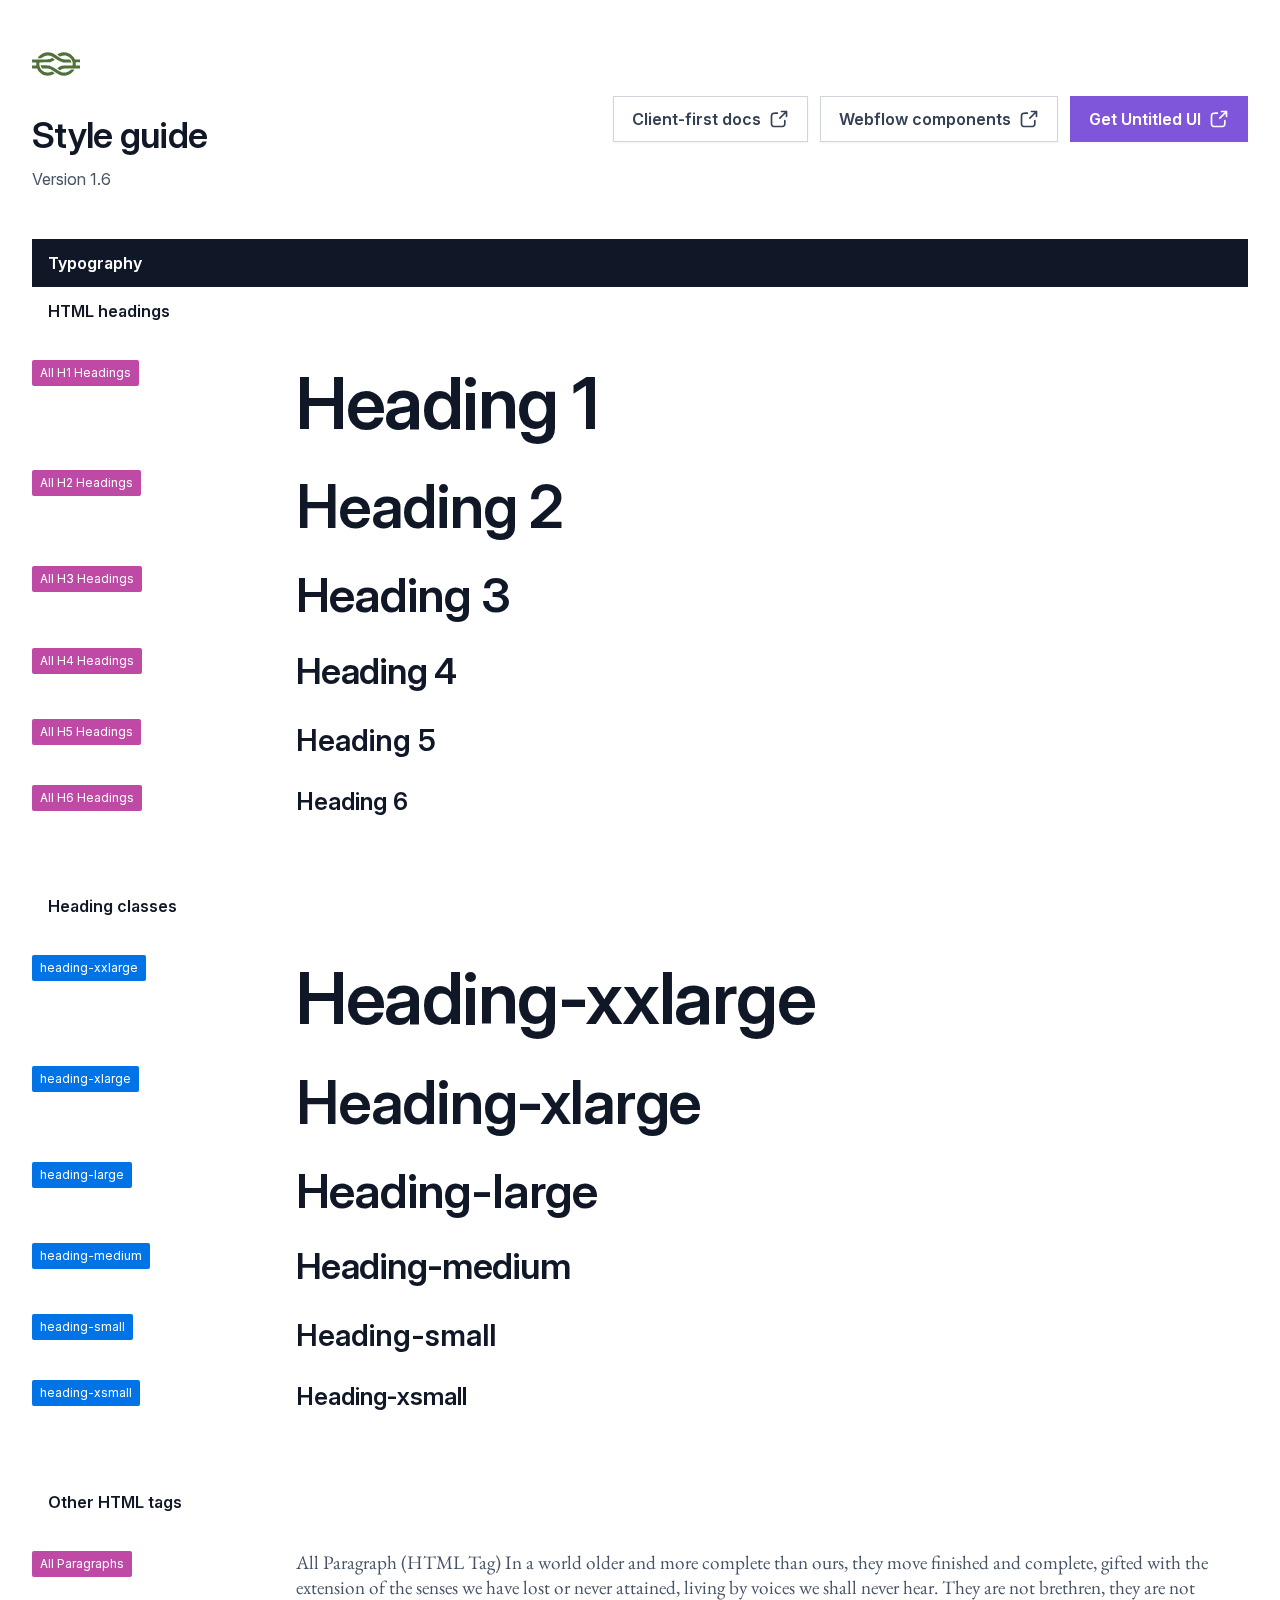
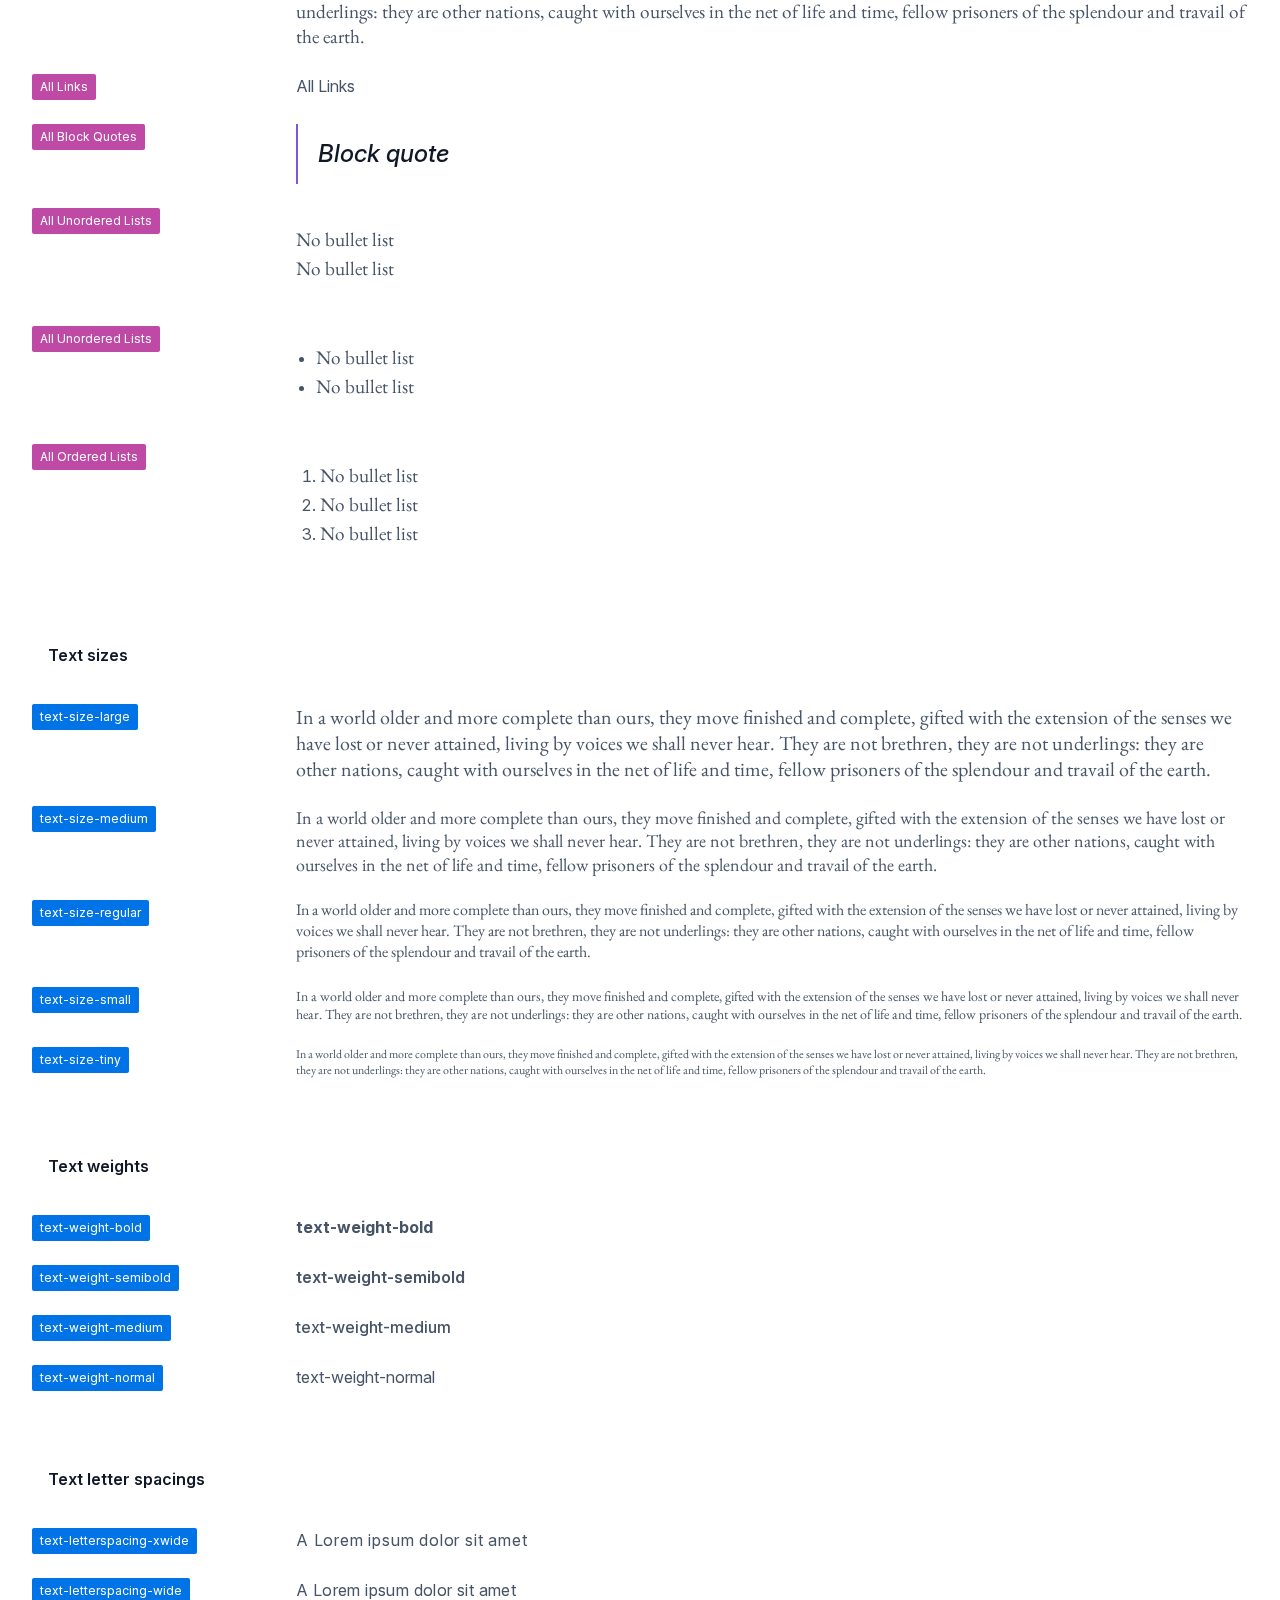
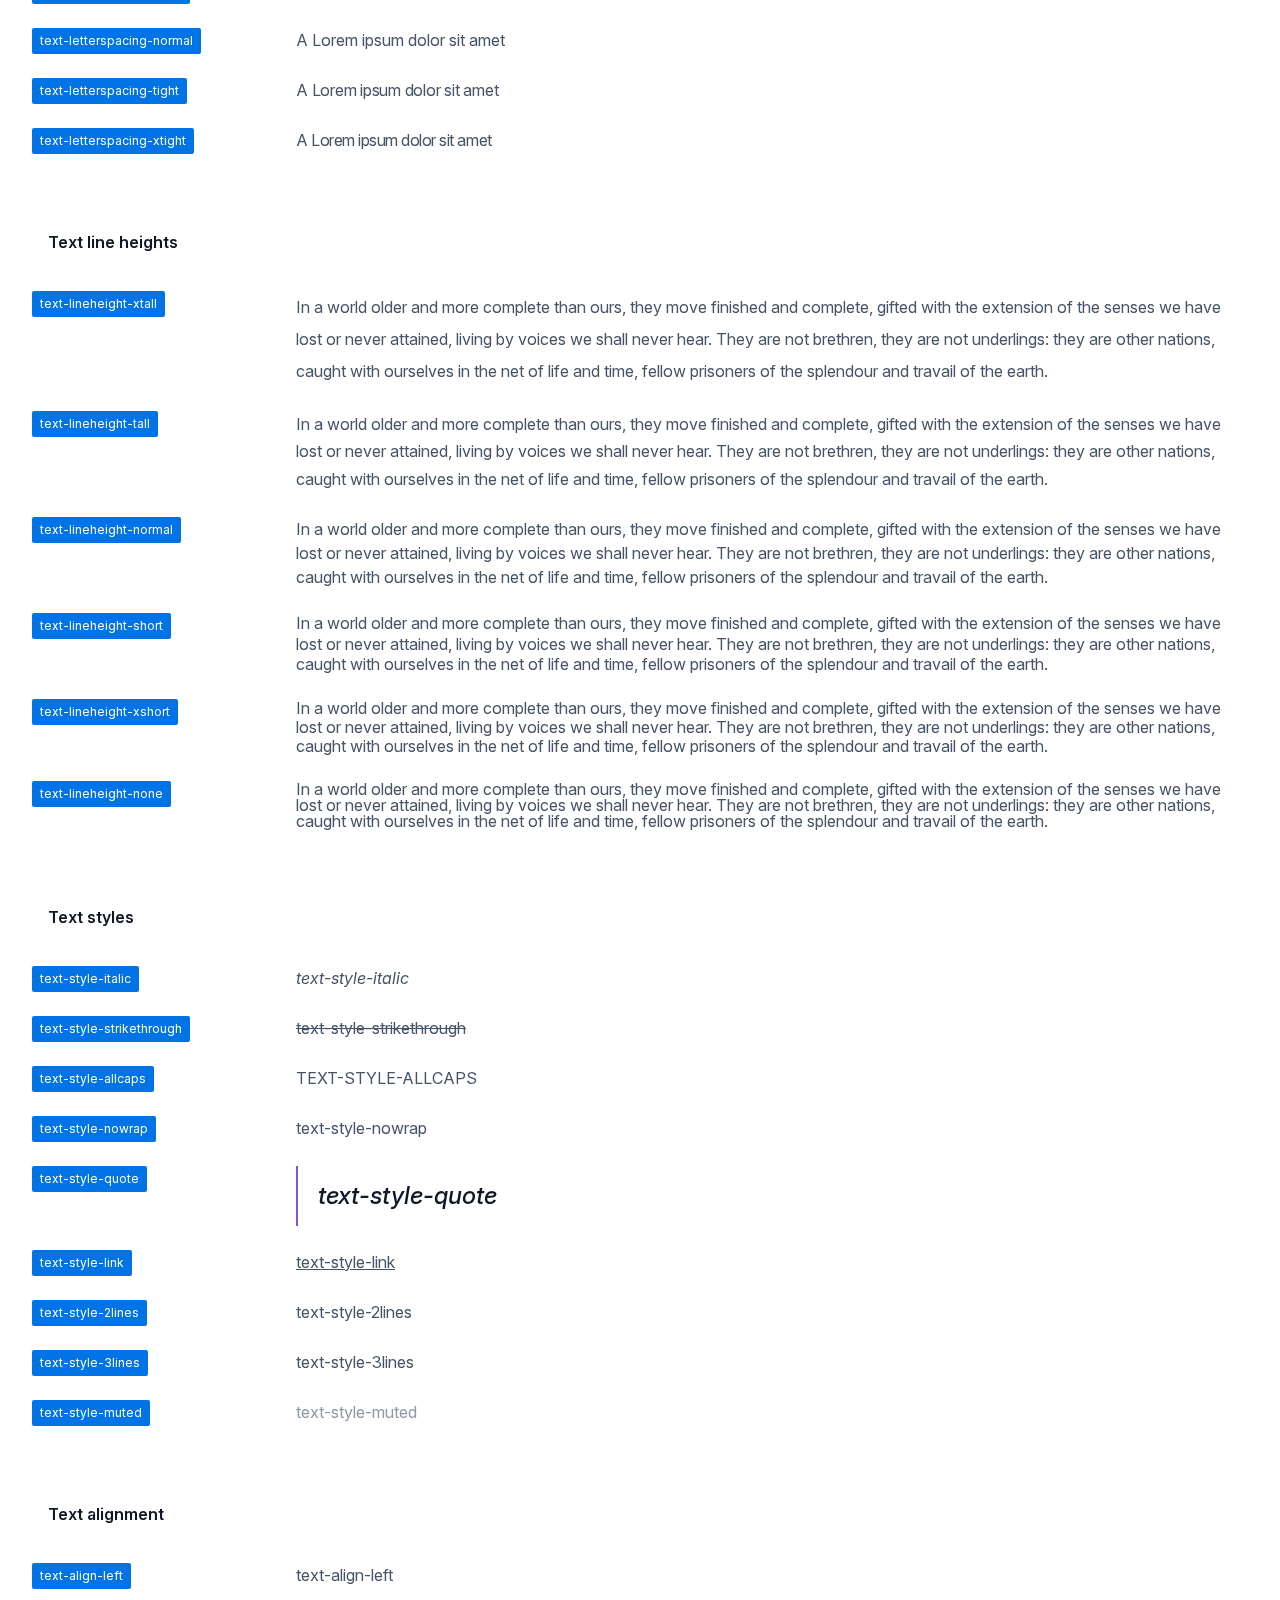
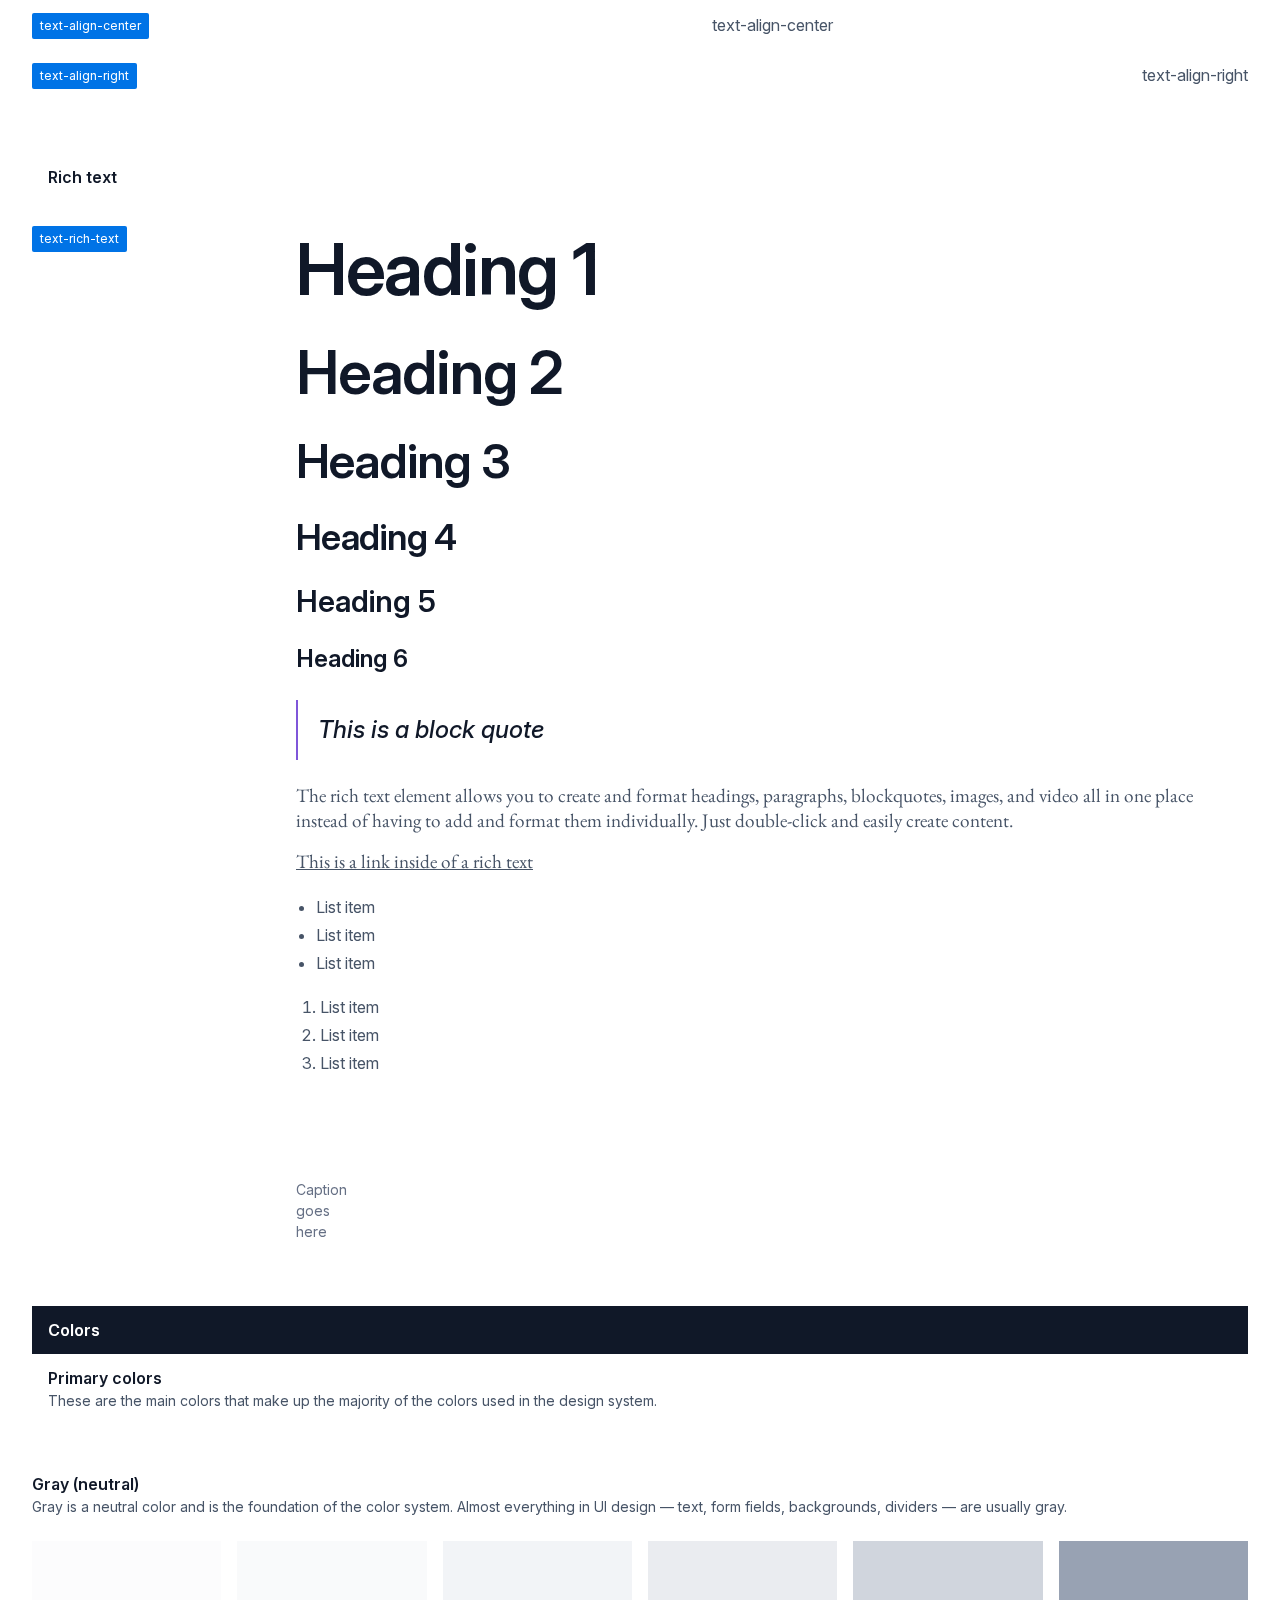
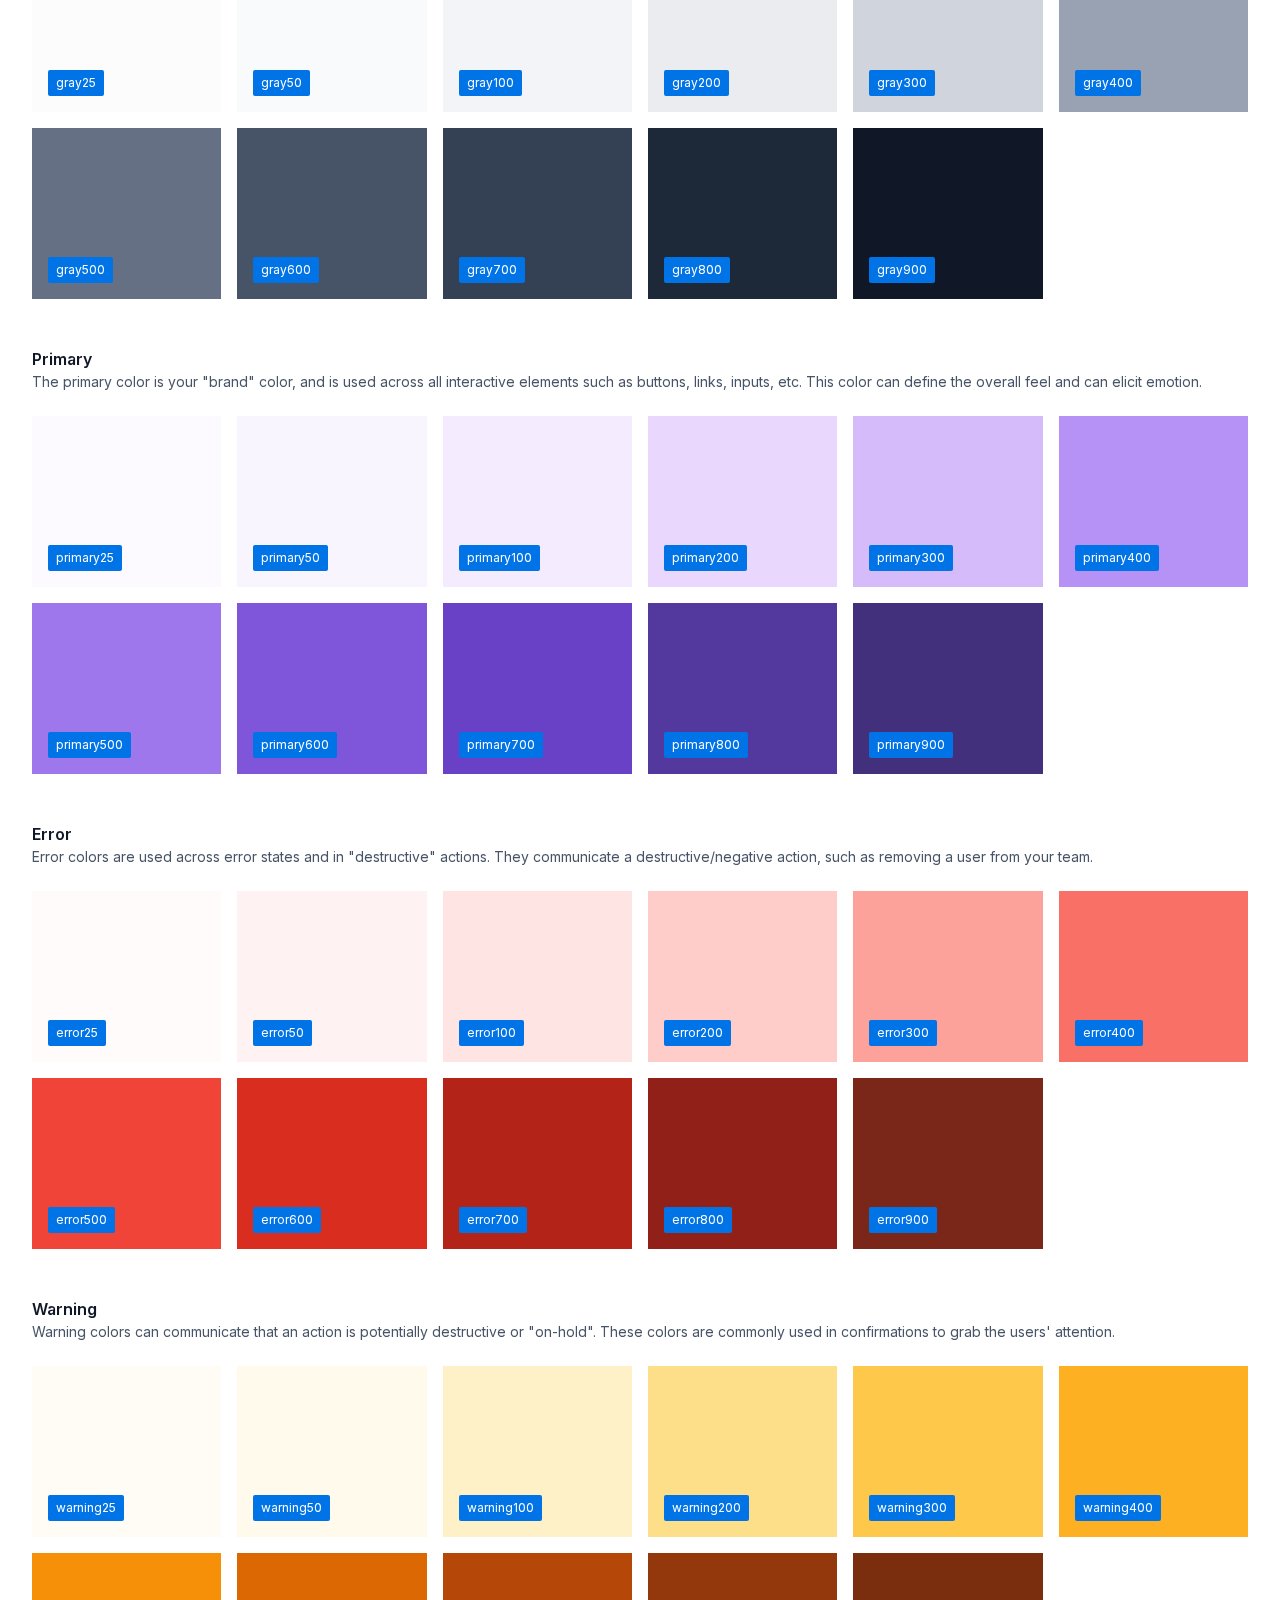
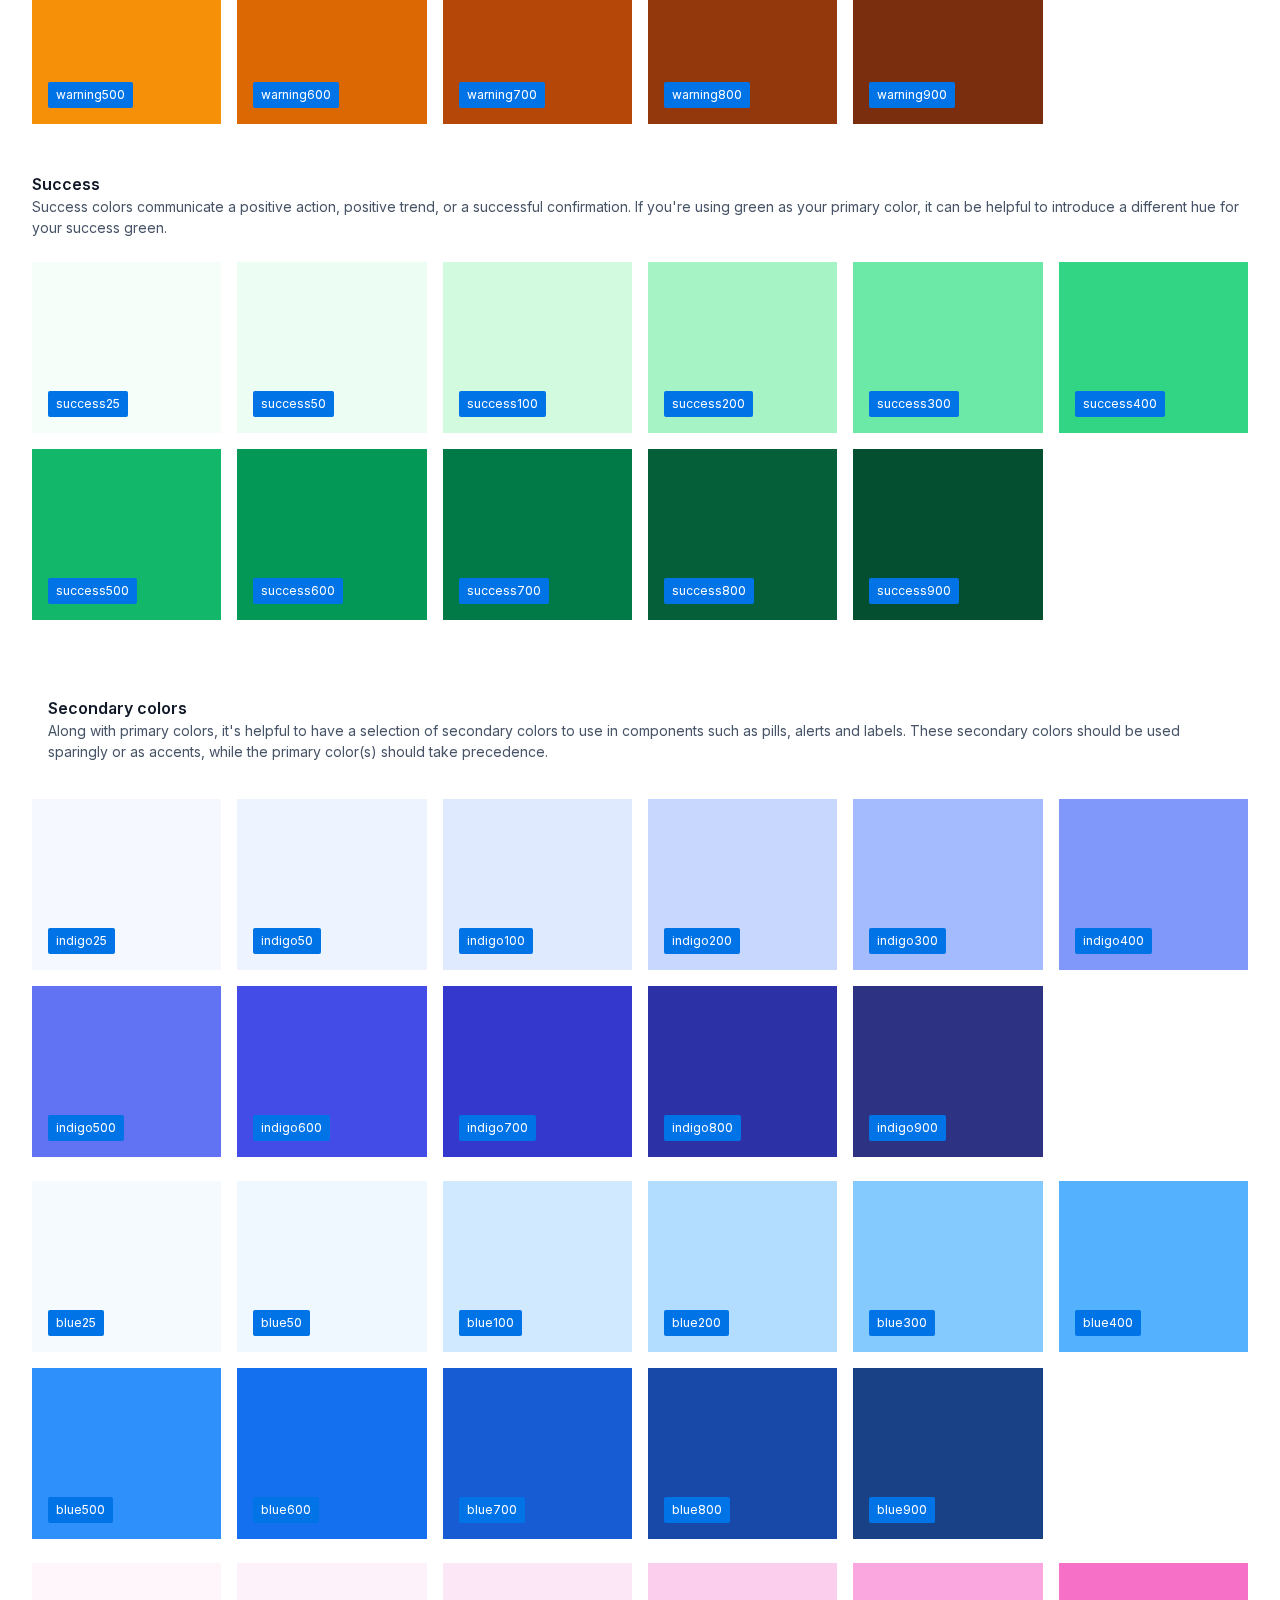
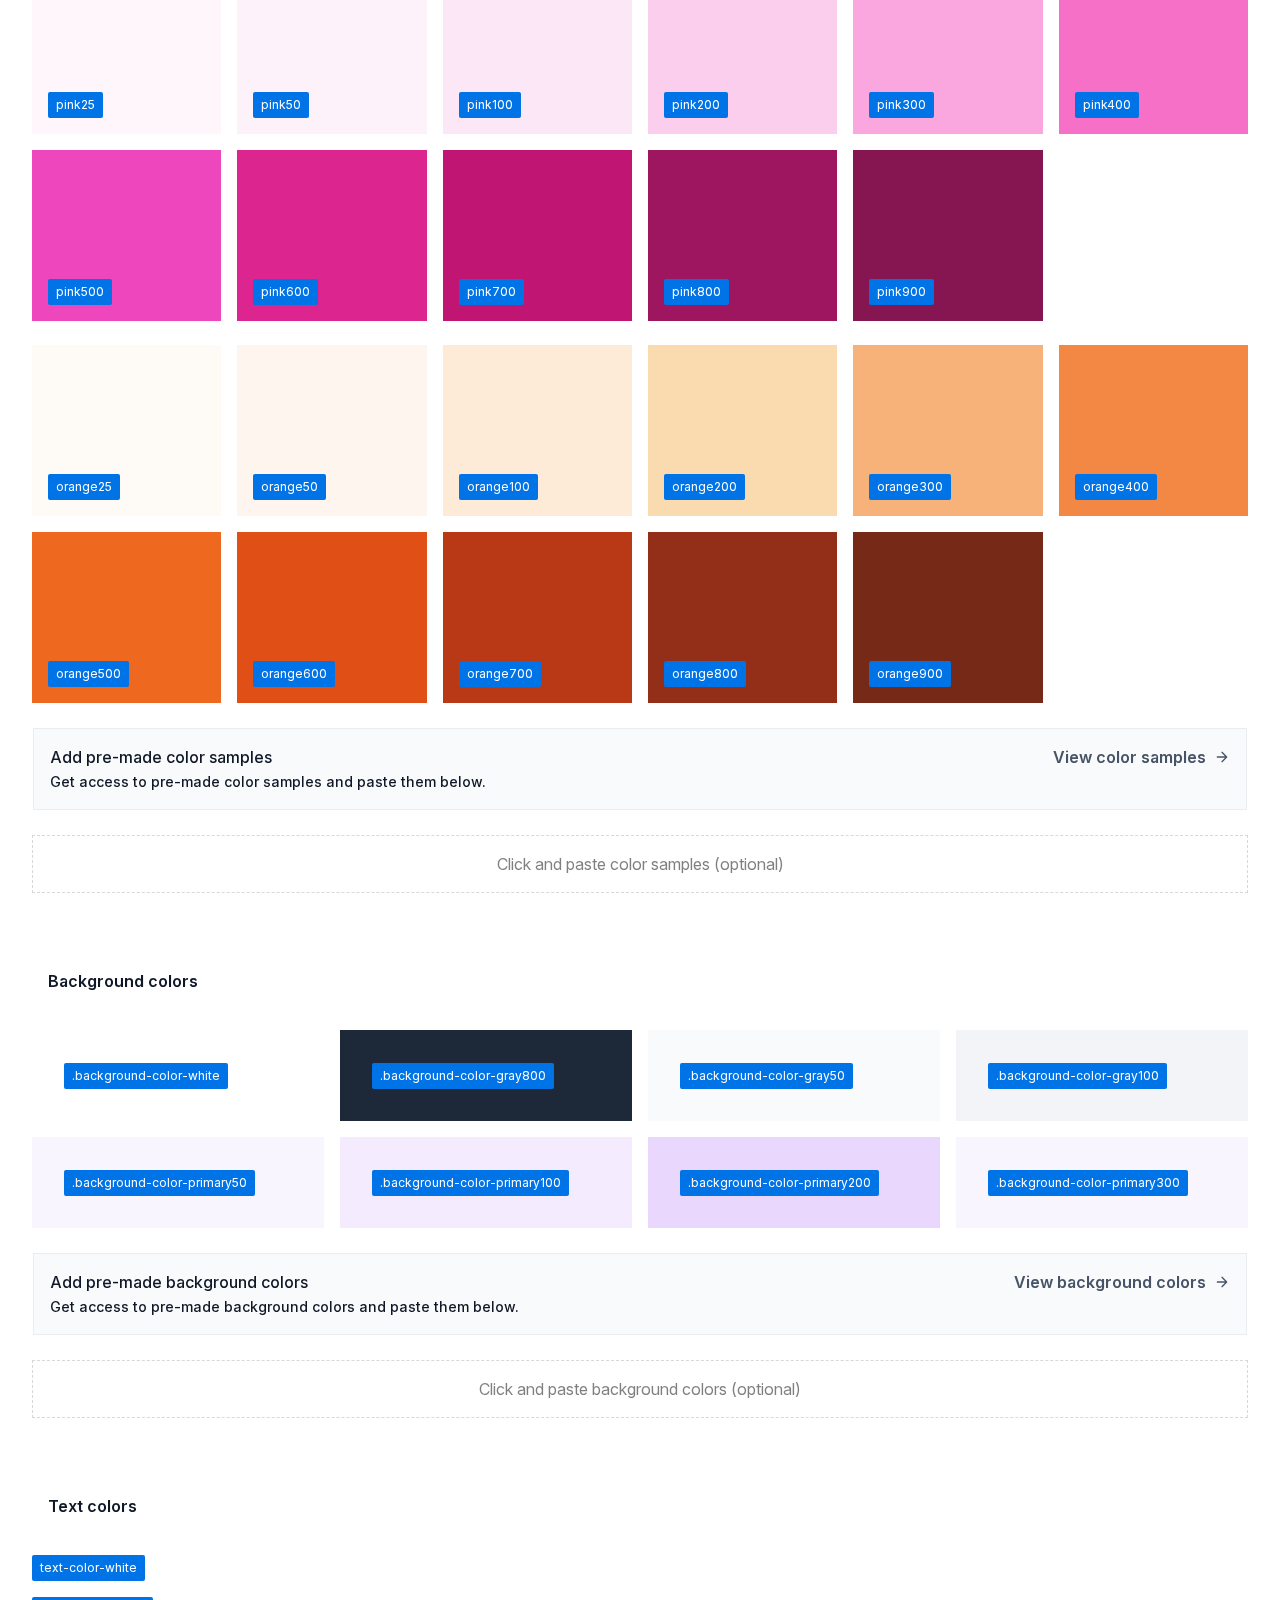
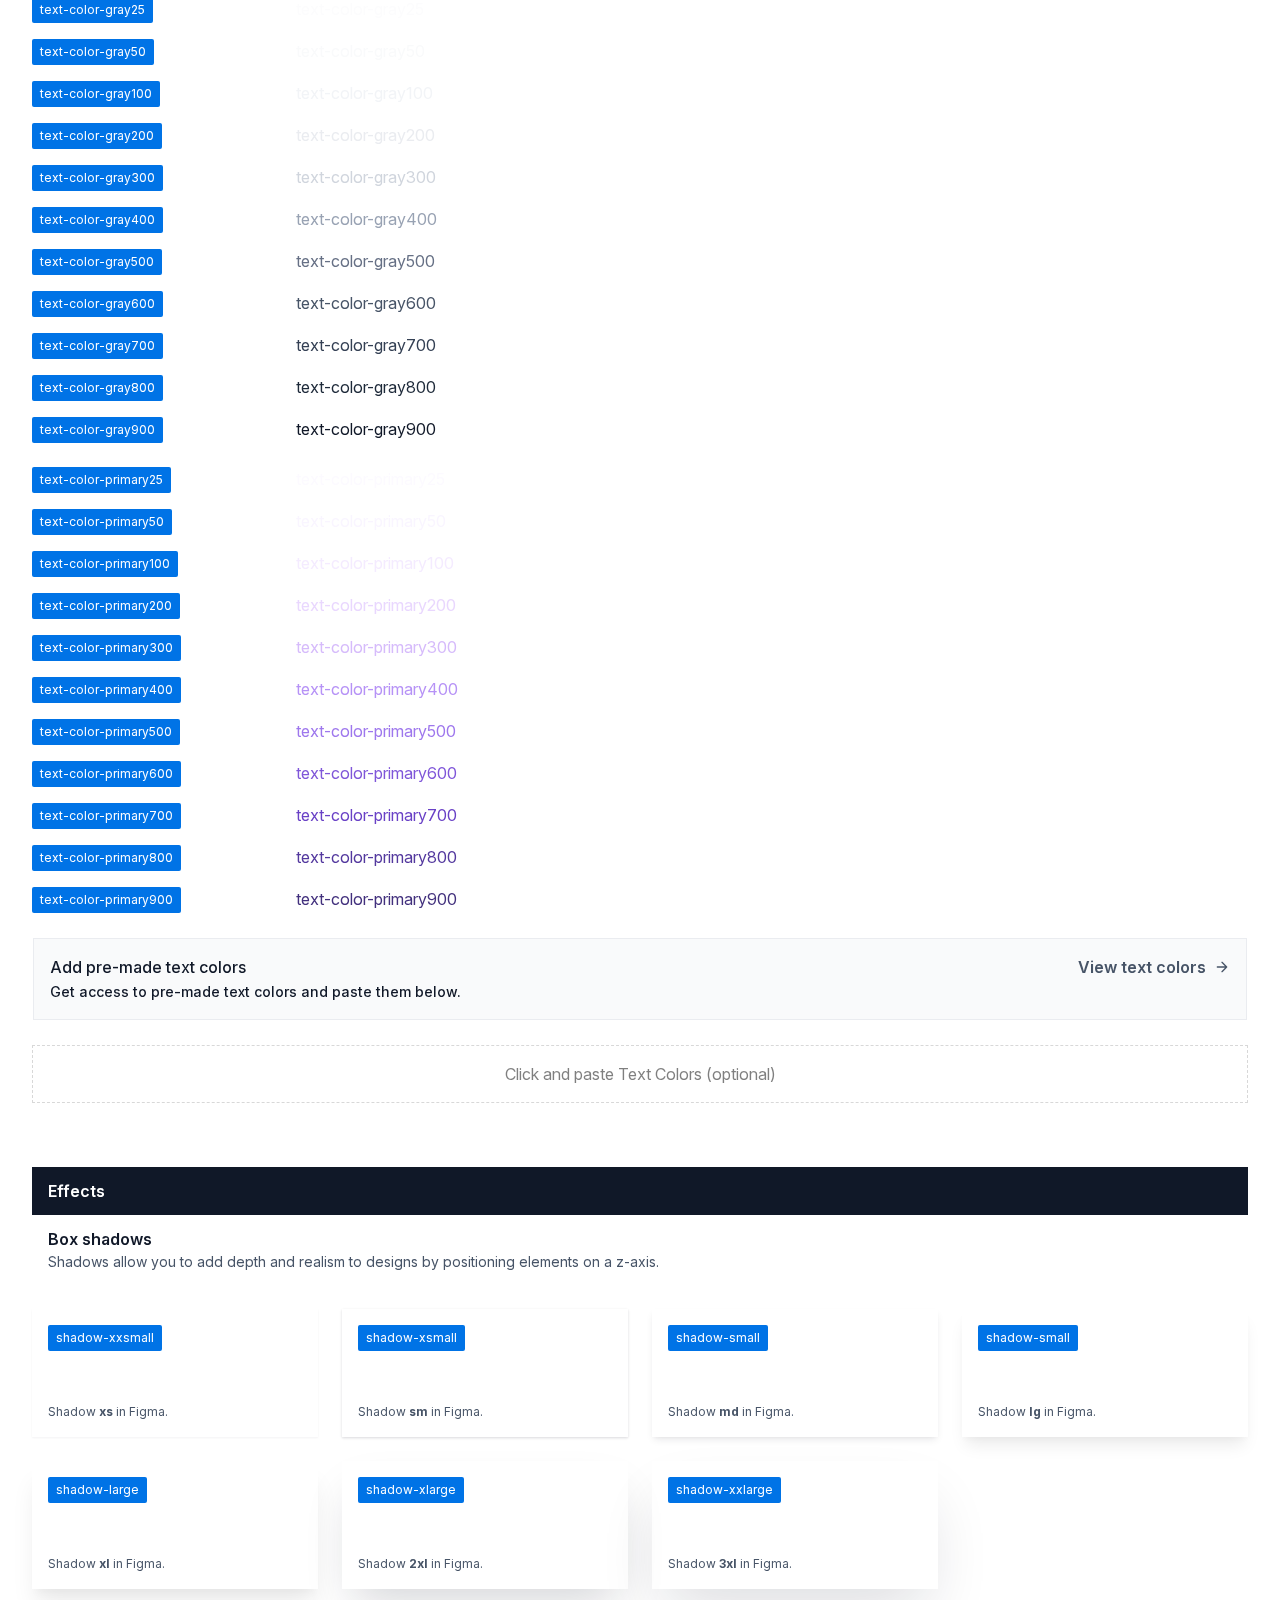
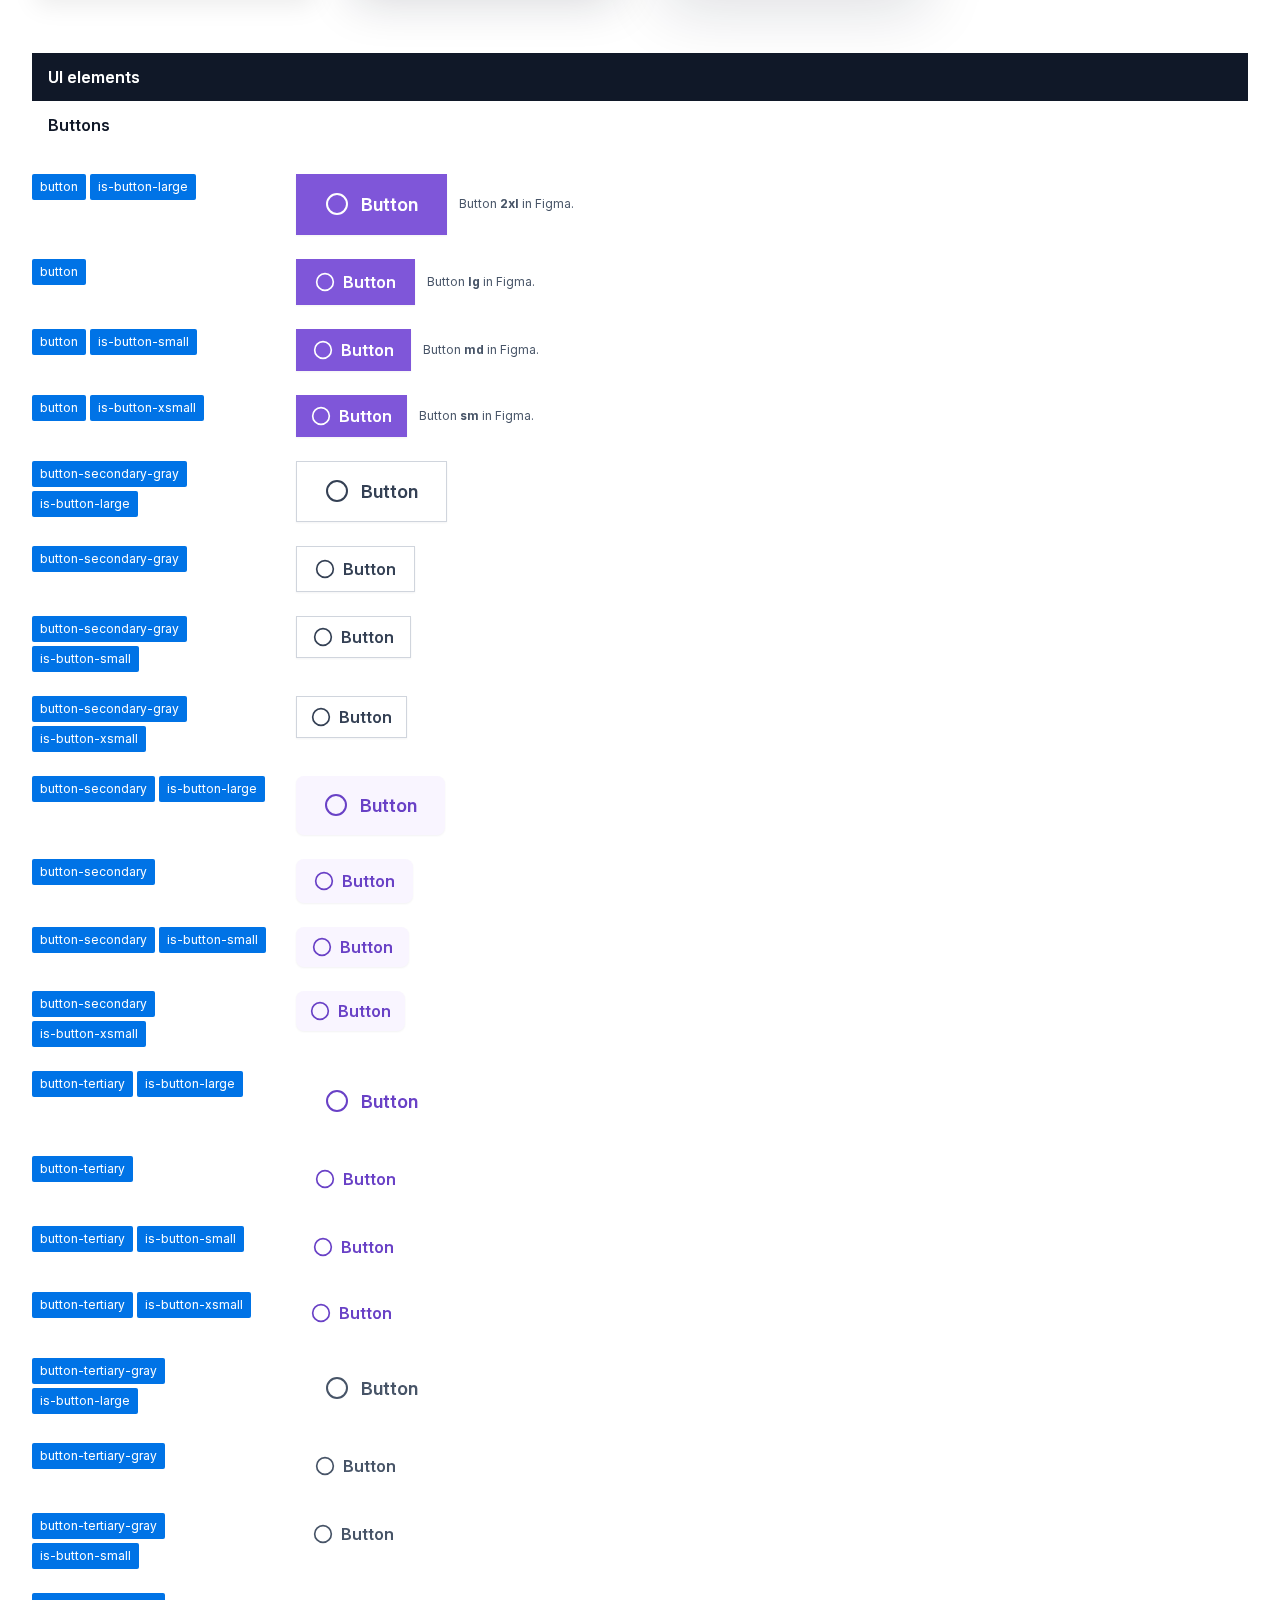
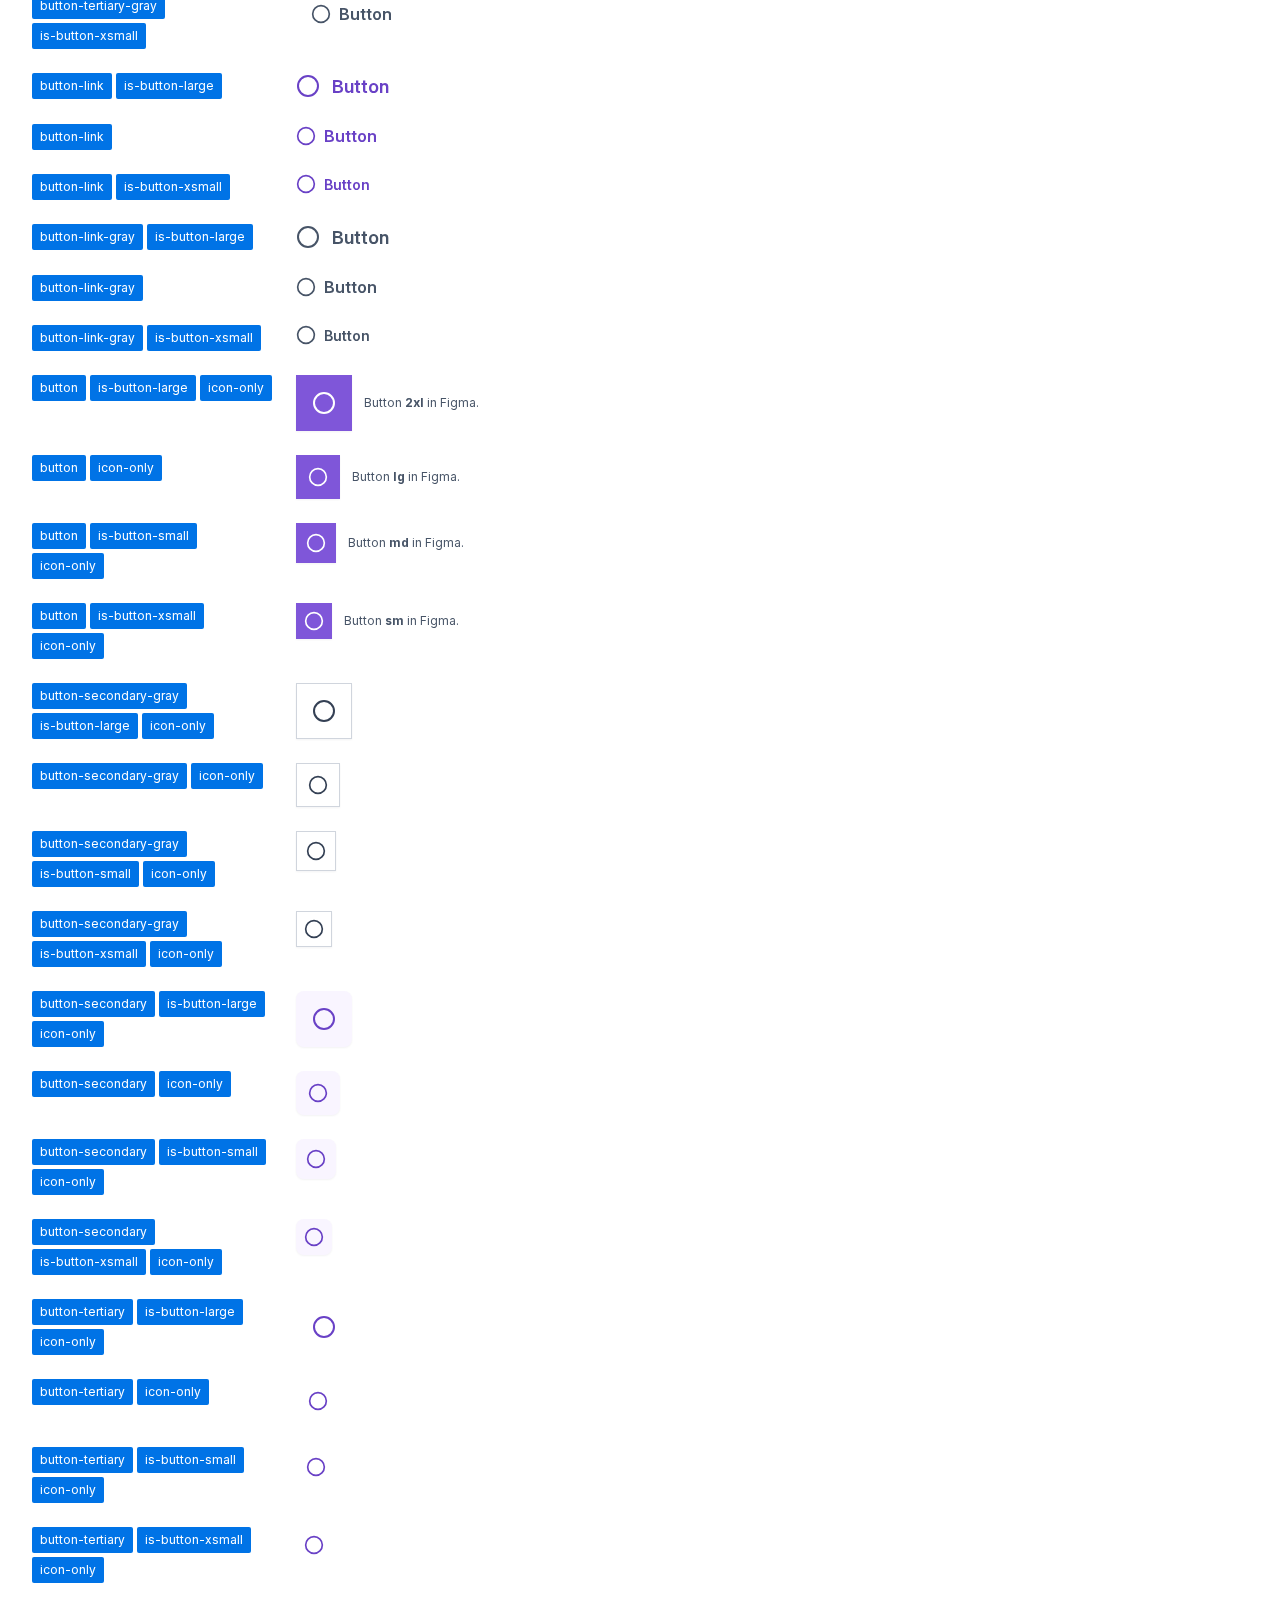
<file: connectionme-ru-en.webflow/style-guide.html>
<!DOCTYPE html><!--  This site was created in Webflow. https://webflow.com  --><!--  Last Published: Fri Dec 05 2025 11:32:01 GMT+0000 (Coordinated Universal Time)  -->
<html data-wf-page="69328512873fdd916262f3d6" data-wf-site="69328511873fdd916262f363">
<head>
  <meta charset="utf-8">
  <title>Style guide</title>
  <meta content="Style guide" property="og:title">
  <meta content="Style guide" property="twitter:title">
  <meta content="width=device-width, initial-scale=1" name="viewport">
  <meta content="Webflow" name="generator">
  <link href="css/normalize.css" rel="stylesheet" type="text/css">
  <link href="css/webflow.css" rel="stylesheet" type="text/css">
  <link href="css/connectionme-ru-en.webflow.css" rel="stylesheet" type="text/css">
  <script type="text/javascript">!function(o,c){var n=c.documentElement,t=" w-mod-";n.className+=t+"js",("ontouchstart"in o||o.DocumentTouch&&c instanceof DocumentTouch)&&(n.className+=t+"touch")}(window,document);</script>
  <link href="images/favicon.svg" rel="shortcut icon" type="image/x-icon">
  <link href="images/webclip.png" rel="apple-touch-icon"><!--  Please keep this css code to improve the font quality -->
  <style>
  * {
  -webkit-font-smoothing: antialiased;
  -moz-osx-font-smoothing: grayscale;
}
</style>
</head>
<body>
  <div class="page-wrapper">
    <div class="global-styles w-embed">
      <style>
/* Snippet gets rid of top margin on first element in any rich text*/
.w-richtext>:first-child {
	margin-top: 0;
}
/* Snippet gets rid of bottom margin on last element in any rich text*/
.w-richtext>:last-child, .w-richtext ol li:last-child, .w-richtext ul li:last-child {
    margin-bottom: 0;
}
/* Snippet makes all link elements listed below to inherit color from their parent */
a, 
.w-tab-link,
.w-nav-link,
.w-dropdown-btn,
.w-dropdown-toggle,
.w-dropdown-link
{
color: inherit;
}
/* Snippet prevents all click and hover interaction with an element */
.clickable-off {
  pointer-events: none;
}
/* Snippet enables all click and hover interaction with an element */
.clickable-on{
  pointer-events: auto;
}
/* Snippet enables you to add class of div-square which creates and maintains a 1:1 dimension of a div.*/
.div-square::after {
  content: "";
  display: block;
  padding-bottom: 100%;
}
/*Hide focus outline for main content element*/
    main:focus-visible {
    outline: -webkit-focus-ring-color auto 0px;
}
/* Make sure containers never lose their center alignment*/
.container-medium, .container-small, .container-large {
  margin-right: auto !important;
  margin-left: auto !important;
}
/*Reset selects, buttons, and links styles*/
.w-input, .w-select, a {
color: inherit;
text-decoration: inherit;
font-size: inherit;
}
/*Apply "..." after 3 lines of text */
.text-style-3lines {
    display: -webkit-box;
    overflow: hidden;
    -webkit-line-clamp: 3;
    -webkit-box-orient: vertical;
}
/* Apply "..." after 2 lines of text */
.text-style-2lines {
    display: -webkit-box;
    overflow: hidden;
    -webkit-line-clamp: 2;
    -webkit-box-orient: vertical;
}
/* Apply "..." at 100% width */
.truncate-width { 
		width: 100%; 
    white-space: nowrap; 
    overflow: hidden; 
    text-overflow: ellipsis; 
}
/* Removes native scrollbar */
.no-scrollbar {
    -ms-overflow-style: none;  // IE 10+
    overflow: -moz-scrollbars-none;  // Firefox
}
.no-scrollbar::-webkit-scrollbar {
    display: none; // Safari and Chrome
}
</style>
    </div>
    <main class="main-wrapper">
      <div class="page-padding">
        <div class="container-large">
          <div class="uui-styleguide_elements">
            <div class="uui-styleguide_header">
              <div class="uui-styleguide_header-content-left">
                <a href="https://www.untitledui.com" target="_blank" class="margin-bottom margin-medium w-inline-block">
                  <div class="uui-styleguide_logo">
                    <div class="uui-styleguide_logomark"><img src="images/cme-logo.svg" loading="eager" height="" alt="Untitled UI logomark" class="uui-styleguide_logomark-bg"></div>
                  </div>
                </a>
                <div class="margin-bottom margin-xxsmall">
                  <h1 class="heading-medium">Style guide</h1>
                </div>
                <div>Version 1.6</div>
              </div>
              <div class="uui-styleguide_button-row">
                <a href="https://www.finsweet.com/client-first/docs/intro" target="_blank" class="button-secondary-gray w-inline-block">
                  <div>Client-first docs</div>
                  <div class="button-icon w-embed"><svg width="currentWidth" height="currentHeight" viewbox="0 0 24 24" fill="none" xmlns="http://www.w3.org/2000/svg">
                      <path d="M21 9L21 3M21 3H15M21 3L13 11M10 5H7.8C6.11984 5 5.27976 5 4.63803 5.32698C4.07354 5.6146 3.6146 6.07354 3.32698 6.63803C3 7.27976 3 8.11984 3 9.8V16.2C3 17.8802 3 18.7202 3.32698 19.362C3.6146 19.9265 4.07354 20.3854 4.63803 20.673C5.27976 21 6.11984 21 7.8 21H14.2C15.8802 21 16.7202 21 17.362 20.673C17.9265 20.3854 18.3854 19.9265 18.673 19.362C19 18.7202 19 17.8802 19 16.2V14" stroke="currentColor" stroke-width="2" stroke-linecap="round" stroke-linejoin="round"></path>
                    </svg></div>
                </a>
                <a href="https://library.relume.io/folder?p=untitled-ui&amp;via=untitledui" target="_blank" class="button-secondary-gray w-inline-block">
                  <div>Webflow components</div>
                  <div class="button-icon w-embed"><svg width="currentWidth" height="currentHeight" viewbox="0 0 24 24" fill="none" xmlns="http://www.w3.org/2000/svg">
                      <path d="M21 9L21 3M21 3H15M21 3L13 11M10 5H7.8C6.11984 5 5.27976 5 4.63803 5.32698C4.07354 5.6146 3.6146 6.07354 3.32698 6.63803C3 7.27976 3 8.11984 3 9.8V16.2C3 17.8802 3 18.7202 3.32698 19.362C3.6146 19.9265 4.07354 20.3854 4.63803 20.673C5.27976 21 6.11984 21 7.8 21H14.2C15.8802 21 16.7202 21 17.362 20.673C17.9265 20.3854 18.3854 19.9265 18.673 19.362C19 18.7202 19 17.8802 19 16.2V14" stroke="currentColor" stroke-width="2" stroke-linecap="round" stroke-linejoin="round"></path>
                    </svg></div>
                </a>
                <a href="https://www.untitledui.com/" target="_blank" class="button w-inline-block">
                  <div>Get Untitled UI</div>
                  <div class="button-icon w-embed"><svg width="currentWidth" height="currentHeight" viewbox="0 0 24 24" fill="none" xmlns="http://www.w3.org/2000/svg">
                      <path d="M21 9L21 3M21 3H15M21 3L13 11M10 5H7.8C6.11984 5 5.27976 5 4.63803 5.32698C4.07354 5.6146 3.6146 6.07354 3.32698 6.63803C3 7.27976 3 8.11984 3 9.8V16.2C3 17.8802 3 18.7202 3.32698 19.362C3.6146 19.9265 4.07354 20.3854 4.63803 20.673C5.27976 21 6.11984 21 7.8 21H14.2C15.8802 21 16.7202 21 17.362 20.673C17.9265 20.3854 18.3854 19.9265 18.673 19.362C19 18.7202 19 17.8802 19 16.2V14" stroke="currentColor" stroke-width="2" stroke-linecap="round" stroke-linejoin="round"></path>
                    </svg></div>
                </a>
              </div>
            </div>
            <div class="uui-styleguide_wrapper">
              <div class="uui-styleguide_heading">Typography</div>
              <div class="w-layout-grid uui-styleguide_list">
                <div id="w-node-_611607cc-ae5d-9a4c-c4d2-2ea86963bb74-6262f3d6" class="uui-styleguide_subheading">
                  <div class="text-weight-semibold text-color-gray900">HTML headings</div>
                </div>
                <div id="w-node-_27f014f9-c496-205d-a222-69d46b63782b-6262f3d6" class="w-layout-grid uui-styleguide_class-wrapper">
                  <div id="w-node-_27f014f9-c496-205d-a222-69d46b63782c-6262f3d6" class="uui-styleguide_class-label html-tags">All H1 Headings</div>
                  <h1>Heading 1</h1>
                </div>
                <div id="w-node-_7f9fffa8-a6c3-6606-0808-6552e34c372f-6262f3d6" class="w-layout-grid uui-styleguide_class-wrapper">
                  <div id="w-node-_7f9fffa8-a6c3-6606-0808-6552e34c3730-6262f3d6" class="uui-styleguide_class-label html-tags">All H2 Headings</div>
                  <h2>Heading 2</h2>
                </div>
                <div id="w-node-_69749031-daf8-5027-d95f-0a98fc13a942-6262f3d6" class="w-layout-grid uui-styleguide_class-wrapper">
                  <div id="w-node-_69749031-daf8-5027-d95f-0a98fc13a943-6262f3d6" class="uui-styleguide_class-label html-tags">All H3 Headings</div>
                  <h3>Heading 3</h3>
                </div>
                <div id="w-node-_83301999-2c49-3e18-e7da-4c7c7d070ea8-6262f3d6" class="w-layout-grid uui-styleguide_class-wrapper">
                  <div id="w-node-_83301999-2c49-3e18-e7da-4c7c7d070ea9-6262f3d6" class="uui-styleguide_class-label html-tags">All H4 Headings</div>
                  <h4>Heading 4</h4>
                </div>
                <div id="w-node-_7f9964b7-477f-6d45-7182-77dce04b214e-6262f3d6" class="w-layout-grid uui-styleguide_class-wrapper">
                  <div id="w-node-_7f9964b7-477f-6d45-7182-77dce04b214f-6262f3d6" class="uui-styleguide_class-label html-tags">All H5 Headings</div>
                  <h5>Heading 5</h5>
                </div>
                <div id="w-node-bcd42b76-1bd6-8cde-c917-e8497aaca489-6262f3d6" class="w-layout-grid uui-styleguide_class-wrapper">
                  <div id="w-node-bcd42b76-1bd6-8cde-c917-e8497aaca48a-6262f3d6" class="uui-styleguide_class-label html-tags">All H6 Headings</div>
                  <h6>Heading 6</h6>
                </div>
              </div>
              <div class="w-layout-grid uui-styleguide_list">
                <div id="w-node-_34826859-0a03-9fb8-8d59-bca5449dd59b-6262f3d6" class="uui-styleguide_subheading">
                  <div class="text-weight-semibold text-color-gray900">Heading classes</div>
                </div>
                <div id="w-node-ce4e8531-7508-d194-4e66-ed664d352681-6262f3d6" class="w-layout-grid uui-styleguide_class-wrapper">
                  <div id="w-node-ce34ec8d-48dd-2624-dd65-63a1d2b3761f-6262f3d6" class="uui-styleguide_class-label">heading-xxlarge</div>
                  <h2 class="heading-xxlarge">Heading-xxlarge</h2>
                </div>
                <div id="w-node-_5bd8a7f3-4dd7-89de-2c50-fb1b4cb7af64-6262f3d6" class="w-layout-grid uui-styleguide_class-wrapper">
                  <div id="w-node-_5bd8a7f3-4dd7-89de-2c50-fb1b4cb7af65-6262f3d6" class="uui-styleguide_class-label">heading-xlarge</div>
                  <h2 class="heading-xlarge">Heading-xlarge</h2>
                </div>
                <div id="w-node-ac15c11c-447d-cc25-9ea5-641a9b4eb7d3-6262f3d6" class="w-layout-grid uui-styleguide_class-wrapper">
                  <div id="w-node-ac15c11c-447d-cc25-9ea5-641a9b4eb7d4-6262f3d6" class="uui-styleguide_class-label">heading-large</div>
                  <h2 class="heading-large">Heading-large</h2>
                </div>
                <div id="w-node-_81c93343-016b-b5c6-5880-a1275b994c15-6262f3d6" class="w-layout-grid uui-styleguide_class-wrapper">
                  <div id="w-node-_81c93343-016b-b5c6-5880-a1275b994c16-6262f3d6" class="uui-styleguide_class-label">heading-medium</div>
                  <h2 class="heading-medium">Heading-medium</h2>
                </div>
                <div id="w-node-_75b4db0d-af1e-a553-4c1b-9325460674d5-6262f3d6" class="w-layout-grid uui-styleguide_class-wrapper">
                  <div id="w-node-_75b4db0d-af1e-a553-4c1b-9325460674d6-6262f3d6" class="uui-styleguide_class-label">heading-small</div>
                  <h2 class="heading-small">Heading-small</h2>
                </div>
                <div id="w-node-_1d35918e-a5aa-e04d-0071-71a80c2ef8bc-6262f3d6" class="w-layout-grid uui-styleguide_class-wrapper">
                  <div id="w-node-_1d35918e-a5aa-e04d-0071-71a80c2ef8bd-6262f3d6" class="uui-styleguide_class-label">heading-xsmall</div>
                  <h2 class="heading-xsmall">Heading-xsmall</h2>
                </div>
              </div>
              <div class="w-layout-grid uui-styleguide_list">
                <div id="w-node-_80d2dd82-0cf2-071e-9875-dac4192eae6f-6262f3d6" class="uui-styleguide_subheading">
                  <div class="text-weight-semibold text-color-gray900">Other HTML tags</div>
                </div>
                <div id="w-node-_4635f455-7122-d962-9614-bf90a260e076-6262f3d6" class="w-layout-grid uui-styleguide_class-wrapper">
                  <div id="w-node-_9639846d-3d42-62ca-be07-71a881d089aa-6262f3d6" class="uui-styleguide_class-label html-tags">All Paragraphs</div>
                  <p>All Paragraph (HTML Tag) In a world older and more complete than ours, they move finished and complete, gifted with the extension of the senses we have lost or never attained, living by voices we shall never hear. They are not brethren, they are not underlings: they are other nations, caught with ourselves in the net of life and time, fellow prisoners of the splendour and travail of the earth.</p>
                </div>
                <div id="w-node-faafa76f-c50d-7ed5-3cd3-6a84cf7f6e5c-6262f3d6" class="w-layout-grid uui-styleguide_class-wrapper">
                  <div id="w-node-faafa76f-c50d-7ed5-3cd3-6a84cf7f6e5d-6262f3d6" class="uui-styleguide_class-label html-tags">All Links</div>
                  <a href="#">All Links</a>
                </div>
                <div id="w-node-c89a7610-7922-201e-8aa0-d2f390fbbaaf-6262f3d6" class="w-layout-grid uui-styleguide_class-wrapper">
                  <div id="w-node-c89a7610-7922-201e-8aa0-d2f390fbbab0-6262f3d6" class="uui-styleguide_class-label html-tags">All Block Quotes</div>
                  <blockquote>Block quote</blockquote>
                </div>
                <div id="w-node-_8ac3a8f8-0cf4-5049-9b3f-d6a5adb243b4-6262f3d6" class="w-layout-grid uui-styleguide_class-wrapper">
                  <div id="w-node-_8ac3a8f8-0cf4-5049-9b3f-d6a5adb243b5-6262f3d6" class="uui-styleguide_class-label html-tags">All Unordered Lists</div>
                  <ul role="list" class="w-list-unstyled">
                    <li>
                      <p>No bullet list</p>
                    </li>
                    <li>
                      <p>No bullet list</p>
                    </li>
                  </ul>
                </div>
                <div id="w-node-_3a215a2b-02fa-e206-daec-8d4511cd80bc-6262f3d6" class="w-layout-grid uui-styleguide_class-wrapper">
                  <div id="w-node-_3a215a2b-02fa-e206-daec-8d4511cd80bd-6262f3d6" class="uui-styleguide_class-label html-tags">All Unordered Lists</div>
                  <ul role="list">
                    <li>
                      <p>No bullet list</p>
                    </li>
                    <li>
                      <p>No bullet list</p>
                    </li>
                  </ul>
                </div>
                <div id="w-node-_5c43ac7f-d74e-7257-6eb4-b5ea6c004017-6262f3d6" class="w-layout-grid uui-styleguide_class-wrapper">
                  <div id="w-node-_5c43ac7f-d74e-7257-6eb4-b5ea6c004018-6262f3d6" class="uui-styleguide_class-label html-tags">All Ordered Lists</div>
                  <ol role="list">
                    <li>
                      <p>No bullet list</p>
                    </li>
                    <li>
                      <p>No bullet list</p>
                    </li>
                    <li>
                      <p>No bullet list</p>
                    </li>
                  </ol>
                </div>
              </div>
              <div class="w-layout-grid uui-styleguide_list">
                <div id="w-node-_3884ceb3-f06f-178c-f76e-9f909fa0b8c4-6262f3d6" class="uui-styleguide_subheading">
                  <div class="text-weight-semibold text-color-gray900">Text sizes</div>
                </div>
                <div id="w-node-e75743e2-0530-5d56-4143-3b025f2bb3df-6262f3d6" class="w-layout-grid uui-styleguide_class-wrapper">
                  <div id="w-node-e75743e2-0530-5d56-4143-3b025f2bb3e0-6262f3d6" class="uui-styleguide_class-label">text-size-large</div>
                  <p class="text-size-large">In a world older and more complete than ours, they move finished and complete, gifted with the extension of the senses we have lost or never attained, living by voices we shall never hear. They are not brethren, they are not underlings: they are other nations, caught with ourselves in the net of life and time, fellow prisoners of the splendour and travail of the earth.</p>
                </div>
                <div id="w-node-f9cba5a6-6f85-ee5a-67aa-bb3d8561c6c2-6262f3d6" class="w-layout-grid uui-styleguide_class-wrapper">
                  <div id="w-node-f9cba5a6-6f85-ee5a-67aa-bb3d8561c6c3-6262f3d6" class="uui-styleguide_class-label">text-size-medium</div>
                  <p class="text-size-medium">In a world older and more complete than ours, they move finished and complete, gifted with the extension of the senses we have lost or never attained, living by voices we shall never hear. They are not brethren, they are not underlings: they are other nations, caught with ourselves in the net of life and time, fellow prisoners of the splendour and travail of the earth.</p>
                </div>
                <div id="w-node-a667cb93-1ecd-dcea-9699-8d7595ba7f48-6262f3d6" class="w-layout-grid uui-styleguide_class-wrapper">
                  <div id="w-node-a667cb93-1ecd-dcea-9699-8d7595ba7f49-6262f3d6" class="uui-styleguide_class-label">text-size-regular</div>
                  <p class="text-size-regular">In a world older and more complete than ours, they move finished and complete, gifted with the extension of the senses we have lost or never attained, living by voices we shall never hear. They are not brethren, they are not underlings: they are other nations, caught with ourselves in the net of life and time, fellow prisoners of the splendour and travail of the earth.</p>
                </div>
                <div id="w-node-c4d26b2f-7287-425e-b3a2-cbdbea7c4e91-6262f3d6" class="w-layout-grid uui-styleguide_class-wrapper">
                  <div id="w-node-c4d26b2f-7287-425e-b3a2-cbdbea7c4e92-6262f3d6" class="uui-styleguide_class-label">text-size-small</div>
                  <p class="text-size-small">In a world older and more complete than ours, they move finished and complete, gifted with the extension of the senses we have lost or never attained, living by voices we shall never hear. They are not brethren, they are not underlings: they are other nations, caught with ourselves in the net of life and time, fellow prisoners of the splendour and travail of the earth.</p>
                </div>
                <div id="w-node-_0fcbc4d4-a765-18f9-bb97-96773483ed05-6262f3d6" class="w-layout-grid uui-styleguide_class-wrapper">
                  <div id="w-node-_0fcbc4d4-a765-18f9-bb97-96773483ed06-6262f3d6" class="uui-styleguide_class-label">text-size-tiny</div>
                  <p class="text-size-tiny">In a world older and more complete than ours, they move finished and complete, gifted with the extension of the senses we have lost or never attained, living by voices we shall never hear. They are not brethren, they are not underlings: they are other nations, caught with ourselves in the net of life and time, fellow prisoners of the splendour and travail of the earth.</p>
                </div>
              </div>
              <div class="w-layout-grid uui-styleguide_list">
                <div id="w-node-_85959611-b184-f1cb-4938-1292fbb6413e-6262f3d6" class="uui-styleguide_subheading">
                  <div class="text-weight-semibold text-color-gray900">Text weights</div>
                </div>
                <div id="w-node-_54da55f7-d012-d5c8-6762-4e3fb8246423-6262f3d6" class="w-layout-grid uui-styleguide_class-wrapper">
                  <div id="w-node-_54da55f7-d012-d5c8-6762-4e3fb8246424-6262f3d6" class="uui-styleguide_class-label">text-weight-bold</div>
                  <div class="text-weight-bold">text-weight-bold</div>
                </div>
                <div id="w-node-_54da55f7-d012-d5c8-6762-4e3fb8246428-6262f3d6" class="w-layout-grid uui-styleguide_class-wrapper">
                  <div id="w-node-_54da55f7-d012-d5c8-6762-4e3fb8246429-6262f3d6" class="uui-styleguide_class-label">text-weight-semibold</div>
                  <div class="text-weight-semibold">text-weight-semibold</div>
                </div>
                <div id="w-node-_54da55f7-d012-d5c8-6762-4e3fb824642d-6262f3d6" class="w-layout-grid uui-styleguide_class-wrapper">
                  <div id="w-node-_54da55f7-d012-d5c8-6762-4e3fb824642e-6262f3d6" class="uui-styleguide_class-label">text-weight-medium</div>
                  <div class="text-weight-medium">text-weight-medium</div>
                </div>
                <div id="w-node-_54da55f7-d012-d5c8-6762-4e3fb8246432-6262f3d6" class="w-layout-grid uui-styleguide_class-wrapper">
                  <div id="w-node-_54da55f7-d012-d5c8-6762-4e3fb8246433-6262f3d6" class="uui-styleguide_class-label">text-weight-normal</div>
                  <div class="text-weight-normal">text-weight-normal</div>
                </div>
              </div>
              <div class="w-layout-grid uui-styleguide_list">
                <div id="w-node-c6a804be-5fa9-d9a2-4c26-ddedc86de3f3-6262f3d6" class="uui-styleguide_subheading">
                  <div class="text-weight-semibold text-color-gray900">Text letter spacings</div>
                </div>
                <div id="w-node-_926c497d-e762-67c5-297c-e04d778677a1-6262f3d6" class="w-layout-grid uui-styleguide_class-wrapper">
                  <div id="w-node-_926c497d-e762-67c5-297c-e04d778677a2-6262f3d6" class="uui-styleguide_class-label">text-letterspacing-xwide</div>
                  <div class="text-letterspacing-xwide">A Lorem ipsum dolor sit amet</div>
                </div>
                <div id="w-node-_05da2117-6fd5-50e8-f3f9-ca4176628e98-6262f3d6" class="w-layout-grid uui-styleguide_class-wrapper">
                  <div id="w-node-_05da2117-6fd5-50e8-f3f9-ca4176628e99-6262f3d6" class="uui-styleguide_class-label">text-letterspacing-wide</div>
                  <div class="text-letterspacing-wide">A Lorem ipsum dolor sit amet</div>
                </div>
                <div id="w-node-_4dfb74c9-4e90-e5be-b1fc-76de94baaf9b-6262f3d6" class="w-layout-grid uui-styleguide_class-wrapper">
                  <div id="w-node-_4dfb74c9-4e90-e5be-b1fc-76de94baaf9c-6262f3d6" class="uui-styleguide_class-label">text-letterspacing-normal</div>
                  <div class="text-letterspacing-normal">A Lorem ipsum dolor sit amet</div>
                </div>
                <div id="w-node-_055955fb-ace0-0035-b0d8-7956cf0602bd-6262f3d6" class="w-layout-grid uui-styleguide_class-wrapper">
                  <div id="w-node-_055955fb-ace0-0035-b0d8-7956cf0602be-6262f3d6" class="uui-styleguide_class-label">text-letterspacing-tight</div>
                  <div class="text-letterspacing-tight">A Lorem ipsum dolor sit amet</div>
                </div>
                <div id="w-node-_96e0ff74-72cd-332e-fd6a-2fb0635d30cd-6262f3d6" class="w-layout-grid uui-styleguide_class-wrapper">
                  <div id="w-node-_96e0ff74-72cd-332e-fd6a-2fb0635d30ce-6262f3d6" class="uui-styleguide_class-label">text-letterspacing-xtight</div>
                  <div class="text-letterspacing-xtight">A Lorem ipsum dolor sit amet</div>
                </div>
              </div>
              <div class="w-layout-grid uui-styleguide_list">
                <div id="w-node-_568bfc0c-1df6-e6dd-5bcc-eff70d085390-6262f3d6" class="uui-styleguide_subheading">
                  <div class="text-weight-semibold text-color-gray900">Text line heights</div>
                </div>
                <div id="w-node-a5dedb64-b161-6bf7-9083-f332c683030f-6262f3d6" class="w-layout-grid uui-styleguide_class-wrapper">
                  <div id="w-node-a5dedb64-b161-6bf7-9083-f332c6830310-6262f3d6" class="uui-styleguide_class-label">text-lineheight-xtall</div>
                  <div class="text-lineheight-xtall">In a world older and more complete than ours, they move finished and complete, gifted with the extension of the senses we have lost or never attained, living by voices we shall never hear. They are not brethren, they are not underlings: they are other nations, caught with ourselves in the net of life and time, fellow prisoners of the splendour and travail of the earth.</div>
                </div>
                <div id="w-node-a5dedb64-b161-6bf7-9083-f332c6830314-6262f3d6" class="w-layout-grid uui-styleguide_class-wrapper">
                  <div id="w-node-a5dedb64-b161-6bf7-9083-f332c6830315-6262f3d6" class="uui-styleguide_class-label">text-lineheight-tall</div>
                  <div class="text-lineheight-tall">In a world older and more complete than ours, they move finished and complete, gifted with the extension of the senses we have lost or never attained, living by voices we shall never hear. They are not brethren, they are not underlings: they are other nations, caught with ourselves in the net of life and time, fellow prisoners of the splendour and travail of the earth.</div>
                </div>
                <div id="w-node-a5dedb64-b161-6bf7-9083-f332c6830319-6262f3d6" class="w-layout-grid uui-styleguide_class-wrapper">
                  <div id="w-node-a5dedb64-b161-6bf7-9083-f332c683031a-6262f3d6" class="uui-styleguide_class-label">text-lineheight-normal</div>
                  <div class="text-lineheight-normal">In a world older and more complete than ours, they move finished and complete, gifted with the extension of the senses we have lost or never attained, living by voices we shall never hear. They are not brethren, they are not underlings: they are other nations, caught with ourselves in the net of life and time, fellow prisoners of the splendour and travail of the earth.</div>
                </div>
                <div id="w-node-a5dedb64-b161-6bf7-9083-f332c683031e-6262f3d6" class="w-layout-grid uui-styleguide_class-wrapper">
                  <div id="w-node-a5dedb64-b161-6bf7-9083-f332c683031f-6262f3d6" class="uui-styleguide_class-label">text-lineheight-short</div>
                  <div class="text-lineheight-short">In a world older and more complete than ours, they move finished and complete, gifted with the extension of the senses we have lost or never attained, living by voices we shall never hear. They are not brethren, they are not underlings: they are other nations, caught with ourselves in the net of life and time, fellow prisoners of the splendour and travail of the earth.</div>
                </div>
                <div id="w-node-a5dedb64-b161-6bf7-9083-f332c6830323-6262f3d6" class="w-layout-grid uui-styleguide_class-wrapper">
                  <div id="w-node-a5dedb64-b161-6bf7-9083-f332c6830324-6262f3d6" class="uui-styleguide_class-label">text-lineheight-xshort</div>
                  <div class="text-lineheight-xshort">In a world older and more complete than ours, they move finished and complete, gifted with the extension of the senses we have lost or never attained, living by voices we shall never hear. They are not brethren, they are not underlings: they are other nations, caught with ourselves in the net of life and time, fellow prisoners of the splendour and travail of the earth.</div>
                </div>
                <div id="w-node-_7888c13b-afa6-6889-b84e-ce8534781c56-6262f3d6" class="w-layout-grid uui-styleguide_class-wrapper">
                  <div id="w-node-_7888c13b-afa6-6889-b84e-ce8534781c57-6262f3d6" class="uui-styleguide_class-label">text-lineheight-none</div>
                  <div class="text-lineheight-none">In a world older and more complete than ours, they move finished and complete, gifted with the extension of the senses we have lost or never attained, living by voices we shall never hear. They are not brethren, they are not underlings: they are other nations, caught with ourselves in the net of life and time, fellow prisoners of the splendour and travail of the earth.</div>
                </div>
              </div>
              <div class="w-layout-grid uui-styleguide_list">
                <div id="w-node-_0e1496e1-4f60-0716-0560-094a8fd6f1a5-6262f3d6" class="uui-styleguide_subheading">
                  <div class="text-weight-semibold text-color-gray900">Text styles</div>
                </div>
                <div id="w-node-_7724a18c-3fe5-f33a-bceb-50f473325102-6262f3d6" class="w-layout-grid uui-styleguide_class-wrapper">
                  <div id="w-node-_7724a18c-3fe5-f33a-bceb-50f473325103-6262f3d6" class="uui-styleguide_class-label">text-style-italic</div>
                  <div class="text-style-italic">text-style-italic</div>
                </div>
                <div id="w-node-_5a11de4c-5840-e9e7-605c-874d29f6c571-6262f3d6" class="w-layout-grid uui-styleguide_class-wrapper">
                  <div id="w-node-_5a11de4c-5840-e9e7-605c-874d29f6c572-6262f3d6" class="uui-styleguide_class-label">text-style-strikethrough</div>
                  <div class="text-style-strikethrough">text-style-strikethrough</div>
                </div>
                <div id="w-node-_6bc27eaa-33c2-986d-7753-9fa2671fba5b-6262f3d6" class="w-layout-grid uui-styleguide_class-wrapper">
                  <div id="w-node-_6bc27eaa-33c2-986d-7753-9fa2671fba5c-6262f3d6" class="uui-styleguide_class-label">text-style-allcaps</div>
                  <div class="text-style-allcaps">text-style-allcaps</div>
                </div>
                <div id="w-node-c0ce7c92-19dc-93ec-a94e-8858551e1229-6262f3d6" class="w-layout-grid uui-styleguide_class-wrapper">
                  <div id="w-node-c0ce7c92-19dc-93ec-a94e-8858551e122a-6262f3d6" class="uui-styleguide_class-label">text-style-nowrap</div>
                  <div class="text-style-nowrap">text-style-nowrap</div>
                </div>
                <div id="w-node-b93d6dba-685b-a443-1c37-e0300683f217-6262f3d6" class="w-layout-grid uui-styleguide_class-wrapper">
                  <div id="w-node-b93d6dba-685b-a443-1c37-e0300683f218-6262f3d6" class="uui-styleguide_class-label">text-style-quote</div>
                  <div class="text-style-quote">text-style-quote</div>
                </div>
                <div id="w-node-fa7e397a-9f40-5c7e-f24e-fa4ed25ee657-6262f3d6" class="w-layout-grid uui-styleguide_class-wrapper">
                  <div id="w-node-fa7e397a-9f40-5c7e-f24e-fa4ed25ee658-6262f3d6" class="uui-styleguide_class-label">text-style-link</div>
                  <div class="text-style-link">text-style-link</div>
                </div>
                <div id="w-node-_193349b6-b110-711a-80c1-689427dedc06-6262f3d6" class="w-layout-grid uui-styleguide_class-wrapper">
                  <div id="w-node-_193349b6-b110-711a-80c1-689427dedc07-6262f3d6" class="uui-styleguide_class-label">text-style-2lines</div>
                  <div class="text-style-2lines">text-style-2lines</div>
                </div>
                <div id="w-node-_65d9c18c-1de8-0da8-dff3-f9e687e97bc5-6262f3d6" class="w-layout-grid uui-styleguide_class-wrapper">
                  <div id="w-node-_65d9c18c-1de8-0da8-dff3-f9e687e97bc6-6262f3d6" class="uui-styleguide_class-label">text-style-3lines</div>
                  <div class="text-style-3lines">text-style-3lines</div>
                </div>
                <div id="w-node-c377a011-beba-1f3f-91f0-024a24894531-6262f3d6" class="w-layout-grid uui-styleguide_class-wrapper">
                  <div id="w-node-c377a011-beba-1f3f-91f0-024a24894532-6262f3d6" class="uui-styleguide_class-label">text-style-muted</div>
                  <div class="text-style-muted">text-style-muted</div>
                </div>
              </div>
              <div class="w-layout-grid uui-styleguide_list">
                <div id="w-node-_41b861b5-4f64-4c43-7229-39048ec9840d-6262f3d6" class="uui-styleguide_subheading">
                  <div class="text-weight-semibold text-color-gray900">Text alignment</div>
                </div>
                <div id="w-node-_2e11fe47-a3fe-d55a-a64a-ce897aa84c11-6262f3d6" class="w-layout-grid uui-styleguide_class-wrapper">
                  <div id="w-node-_2e11fe47-a3fe-d55a-a64a-ce897aa84c12-6262f3d6" class="uui-styleguide_class-label">text-align-left</div>
                  <div class="text-align-left">text-align-left</div>
                </div>
                <div id="w-node-_85f44bff-f846-6be7-deae-0932d3f5a986-6262f3d6" class="w-layout-grid uui-styleguide_class-wrapper">
                  <div id="w-node-_85f44bff-f846-6be7-deae-0932d3f5a987-6262f3d6" class="uui-styleguide_class-label">text-align-center</div>
                  <div class="text-align-center">text-align-center</div>
                </div>
                <div id="w-node-_5f462ae2-f480-a46d-248d-f1dd287606df-6262f3d6" class="w-layout-grid uui-styleguide_class-wrapper">
                  <div id="w-node-_5f462ae2-f480-a46d-248d-f1dd287606e0-6262f3d6" class="uui-styleguide_class-label">text-align-right</div>
                  <div class="text-align-right">text-align-right</div>
                </div>
              </div>
              <div class="w-layout-grid uui-styleguide_list">
                <div id="w-node-_506b5fbe-e1f5-2018-b14b-6cc52b1ebbe6-6262f3d6" class="uui-styleguide_subheading">
                  <div class="text-weight-semibold text-color-gray900">Rich text</div>
                </div>
                <div id="w-node-ccbd3e24-f1df-4ea6-7885-87ebe2e6f175-6262f3d6" class="w-layout-grid uui-styleguide_class-wrapper">
                  <div id="w-node-ccbd3e24-f1df-4ea6-7885-87ebe2e6f176-6262f3d6" class="uui-styleguide_class-label">text-rich-text</div>
                  <div class="text-rich-text w-richtext">
                    <h1>Heading 1</h1>
                    <h2>Heading 2</h2>
                    <h3>Heading 3</h3>
                    <h4>Heading 4</h4>
                    <h5>Heading 5</h5>
                    <h6>Heading 6</h6>
                    <blockquote>This is a block quote</blockquote>
                    <p>The rich text element allows you to create and format headings, paragraphs, blockquotes, images, and video all in one place instead of having to add and format them individually. Just double-click and easily create content.</p>
                    <p>
                      <a href="https://relume.io">This is a link inside of a rich text</a>
                    </p>
                    <ul role="list">
                      <li>List item</li>
                      <li>List item</li>
                      <li>List item</li>
                    </ul>
                    <ol start="" role="list">
                      <li>List item</li>
                      <li>List item</li>
                      <li>List item</li>
                    </ol>
                    <figure class="w-richtext-align-floatleft w-richtext-figure-type-image">
                      <div><img src="https://uploads-ssl.webflow.com/61161047e8d81ba08206cc1c/61171b3d70d5194fc92fe1db_Placeholder%20Image_Small.svg" loading="lazy" alt=""></div>
                      <figcaption>Caption goes here</figcaption>
                    </figure>
                  </div>
                </div>
              </div>
            </div>
            <div class="uui-styleguide_wrapper">
              <div class="uui-styleguide_heading">Colors</div>
              <div class="w-layout-grid uui-styleguide_list">
                <div id="w-node-ac478db6-3301-0441-1080-3da98a6c5994-6262f3d6" class="uui-styleguide_subheading">
                  <div class="text-weight-semibold text-color-gray900">Primary colors</div>
                  <div class="text-size-small">These are the main colors that make up the majority of the colors used in the design system.</div>
                </div>
                <div id="w-node-_4558a98b-d49a-7218-c1a4-dfadbe92290b-6262f3d6" class="uui-styleguide_text-wrapper">
                  <div class="text-weight-semibold text-color-gray900">Gray (neutral)</div>
                  <div class="text-size-small">Gray is a neutral color and is the foundation of the color system. Almost everything in UI design — text, form fields, backgrounds, dividers — are usually gray.</div>
                </div>
                <div class="uui-styleguide_color-sample-gray">
                  <div class="w-layout-grid uui-styleguide_color-sample-list">
                    <div class="uui-styleguide_color-sample is-gray25">
                      <div class="uui-styleguide_class-label">gray25</div>
                    </div>
                    <div class="uui-styleguide_color-sample is-gray50">
                      <div class="uui-styleguide_class-label">gray50</div>
                    </div>
                    <div class="uui-styleguide_color-sample is-gray100">
                      <div class="uui-styleguide_class-label">gray100</div>
                    </div>
                    <div class="uui-styleguide_color-sample is-gray200">
                      <div class="uui-styleguide_class-label">gray200</div>
                    </div>
                    <div class="uui-styleguide_color-sample is-gray300">
                      <div class="uui-styleguide_class-label">gray300</div>
                    </div>
                    <div class="uui-styleguide_color-sample is-gray400">
                      <div class="uui-styleguide_class-label">gray400</div>
                    </div>
                    <div class="uui-styleguide_color-sample is-gray500">
                      <div class="uui-styleguide_class-label">gray500</div>
                    </div>
                    <div class="uui-styleguide_color-sample is-gray600">
                      <div class="uui-styleguide_class-label">gray600</div>
                    </div>
                    <div class="uui-styleguide_color-sample is-gray700">
                      <div class="uui-styleguide_class-label">gray700</div>
                    </div>
                    <div class="uui-styleguide_color-sample is-gray800">
                      <div class="uui-styleguide_class-label">gray800</div>
                    </div>
                    <div class="uui-styleguide_color-sample is-gray900">
                      <div class="uui-styleguide_class-label">gray900</div>
                    </div>
                  </div>
                </div>
                <div id="w-node-f7592db4-00f6-6056-3e4d-bc630d73b16b-6262f3d6" class="uui-styleguide_text-wrapper">
                  <div class="text-weight-semibold text-color-gray900">Primary</div>
                  <div class="text-size-small">The primary color is your &quot;brand&quot; color, and is used across all interactive elements such as buttons, links, inputs, etc. This color can define the overall feel and can elicit emotion.</div>
                </div>
                <div class="uui-styleguide_color-sample-purpletrue">
                  <div class="w-layout-grid uui-styleguide_color-sample-list">
                    <div class="uui-styleguide_color-sample is-primary25">
                      <div class="uui-styleguide_class-label">primary25<br></div>
                    </div>
                    <div class="uui-styleguide_color-sample is-primary50">
                      <div class="uui-styleguide_class-label">primary50<br></div>
                    </div>
                    <div class="uui-styleguide_color-sample is-primary100">
                      <div class="uui-styleguide_class-label">primary100<br></div>
                    </div>
                    <div class="uui-styleguide_color-sample is-primary200">
                      <div class="uui-styleguide_class-label">primary200<br></div>
                    </div>
                    <div class="uui-styleguide_color-sample is-primary300">
                      <div class="uui-styleguide_class-label">primary300<br></div>
                    </div>
                    <div class="uui-styleguide_color-sample is-primary400">
                      <div class="uui-styleguide_class-label">primary400<br></div>
                    </div>
                    <div class="uui-styleguide_color-sample is-primary500">
                      <div class="uui-styleguide_class-label">primary500<br></div>
                    </div>
                    <div class="uui-styleguide_color-sample is-primary600">
                      <div class="uui-styleguide_class-label">primary600<br></div>
                    </div>
                    <div class="uui-styleguide_color-sample is-primary700">
                      <div class="uui-styleguide_class-label">primary700<br></div>
                    </div>
                    <div class="uui-styleguide_color-sample is-primary800">
                      <div class="uui-styleguide_class-label">primary800<br></div>
                    </div>
                    <div class="uui-styleguide_color-sample is-primary900">
                      <div class="uui-styleguide_class-label">primary900<br></div>
                    </div>
                  </div>
                </div>
                <div id="w-node-_3aa13419-0814-2b8b-5fcb-c1967dcc04b4-6262f3d6" class="uui-styleguide_text-wrapper">
                  <div class="text-weight-semibold text-color-gray900">Error</div>
                  <div class="text-size-small">Error colors are used across error states and in &quot;destructive&quot; actions. They communicate a destructive/negative action, such as removing a user from your team.</div>
                </div>
                <div class="w-layout-grid uui-styleguide_color-sample-list">
                  <div class="uui-styleguide_color-sample is-error25">
                    <div class="uui-styleguide_class-label">error25<br></div>
                  </div>
                  <div class="uui-styleguide_color-sample is-error50">
                    <div class="uui-styleguide_class-label">error50<br></div>
                  </div>
                  <div class="uui-styleguide_color-sample is-error100">
                    <div class="uui-styleguide_class-label">error100<br></div>
                  </div>
                  <div class="uui-styleguide_color-sample is-error200">
                    <div class="uui-styleguide_class-label">error200<br></div>
                  </div>
                  <div class="uui-styleguide_color-sample is-error300">
                    <div class="uui-styleguide_class-label">error300<br></div>
                  </div>
                  <div class="uui-styleguide_color-sample is-error400">
                    <div class="uui-styleguide_class-label">error400<br></div>
                  </div>
                  <div class="uui-styleguide_color-sample is-error500">
                    <div class="uui-styleguide_class-label">error500<br></div>
                  </div>
                  <div class="uui-styleguide_color-sample is-error600">
                    <div class="uui-styleguide_class-label">error600<br></div>
                  </div>
                  <div class="uui-styleguide_color-sample is-error700">
                    <div class="uui-styleguide_class-label">error700<br></div>
                  </div>
                  <div class="uui-styleguide_color-sample is-error800">
                    <div class="uui-styleguide_class-label">error800<br></div>
                  </div>
                  <div class="uui-styleguide_color-sample is-error900">
                    <div class="uui-styleguide_class-label">error900<br></div>
                  </div>
                </div>
                <div id="w-node-_5536d213-1554-5501-3931-be8d8a809855-6262f3d6" class="uui-styleguide_text-wrapper">
                  <div class="text-weight-semibold text-color-gray900">Warning</div>
                  <div class="text-size-small">Warning colors can communicate that an action is potentially destructive or &quot;on-hold&quot;. These colors are commonly used in confirmations to grab the users&#x27; attention.</div>
                </div>
                <div class="w-layout-grid uui-styleguide_color-sample-list">
                  <div class="uui-styleguide_color-sample is-warning25">
                    <div class="uui-styleguide_class-label">warning25<br></div>
                  </div>
                  <div class="uui-styleguide_color-sample is-warning50">
                    <div class="uui-styleguide_class-label">warning50<br></div>
                  </div>
                  <div class="uui-styleguide_color-sample is-warning100">
                    <div class="uui-styleguide_class-label">warning100<br></div>
                  </div>
                  <div class="uui-styleguide_color-sample is-warning200">
                    <div class="uui-styleguide_class-label">warning200<br></div>
                  </div>
                  <div class="uui-styleguide_color-sample is-warning300">
                    <div class="uui-styleguide_class-label">warning300<br></div>
                  </div>
                  <div class="uui-styleguide_color-sample is-warning400">
                    <div class="uui-styleguide_class-label">warning400<br></div>
                  </div>
                  <div class="uui-styleguide_color-sample is-warning500">
                    <div class="uui-styleguide_class-label">warning500<br></div>
                  </div>
                  <div class="uui-styleguide_color-sample is-warning600">
                    <div class="uui-styleguide_class-label">warning600<br></div>
                  </div>
                  <div class="uui-styleguide_color-sample is-warning700">
                    <div class="uui-styleguide_class-label">warning700<br></div>
                  </div>
                  <div class="uui-styleguide_color-sample is-warning800">
                    <div class="uui-styleguide_class-label">warning800<br></div>
                  </div>
                  <div class="uui-styleguide_color-sample is-warning900">
                    <div class="uui-styleguide_class-label">warning900<br></div>
                  </div>
                </div>
                <div id="w-node-_5dadb952-b04c-323a-f40f-77e47d127571-6262f3d6" class="uui-styleguide_text-wrapper">
                  <div class="text-weight-semibold text-color-gray900">Success</div>
                  <div class="text-size-small">Success colors communicate a positive action, positive trend, or a successful confirmation. If you&#x27;re using green as your primary color, it can be helpful to introduce a different hue for your success green.</div>
                </div>
                <div class="w-layout-grid uui-styleguide_color-sample-list">
                  <div class="uui-styleguide_color-sample is-success25">
                    <div class="uui-styleguide_class-label">success25<br></div>
                  </div>
                  <div class="uui-styleguide_color-sample is-success50">
                    <div class="uui-styleguide_class-label">success50<br></div>
                  </div>
                  <div class="uui-styleguide_color-sample is-success100">
                    <div class="uui-styleguide_class-label">success100<br></div>
                  </div>
                  <div class="uui-styleguide_color-sample is-success200">
                    <div class="uui-styleguide_class-label">success200<br></div>
                  </div>
                  <div class="uui-styleguide_color-sample is-success300">
                    <div class="uui-styleguide_class-label">success300<br></div>
                  </div>
                  <div class="uui-styleguide_color-sample is-success400">
                    <div class="uui-styleguide_class-label">success400<br></div>
                  </div>
                  <div class="uui-styleguide_color-sample is-success500">
                    <div class="uui-styleguide_class-label">success500<br></div>
                  </div>
                  <div class="uui-styleguide_color-sample is-success600">
                    <div class="uui-styleguide_class-label">success600<br></div>
                  </div>
                  <div class="uui-styleguide_color-sample is-success700">
                    <div class="uui-styleguide_class-label">success700<br></div>
                  </div>
                  <div class="uui-styleguide_color-sample is-success800">
                    <div class="uui-styleguide_class-label">success800<br></div>
                  </div>
                  <div class="uui-styleguide_color-sample is-success900">
                    <div class="uui-styleguide_class-label">success900<br></div>
                  </div>
                </div>
              </div>
              <div class="w-layout-grid uui-styleguide_list">
                <div id="w-node-c61ba694-2303-3248-da32-4e515d3c4f2d-6262f3d6" class="uui-styleguide_subheading">
                  <div class="text-weight-semibold text-color-gray900">Secondary colors</div>
                  <div class="text-size-small">Along with primary colors, it&#x27;s helpful to have a selection of secondary colors to use in components such as pills, alerts and labels. These secondary colors should be used sparingly or as accents, while the primary color(s) should take precedence.</div>
                </div>
                <div class="uui-styleguide_color-sample-indigo">
                  <div class="w-layout-grid uui-styleguide_color-sample-list">
                    <div class="uui-styleguide_color-sample is-indigo25">
                      <div class="uui-styleguide_class-label">indigo25<br></div>
                    </div>
                    <div class="uui-styleguide_color-sample is-indigo50">
                      <div class="uui-styleguide_class-label">indigo50<br></div>
                    </div>
                    <div class="uui-styleguide_color-sample is-indigo100">
                      <div class="uui-styleguide_class-label">indigo100<br></div>
                    </div>
                    <div class="uui-styleguide_color-sample is-indigo200">
                      <div class="uui-styleguide_class-label">indigo200<br></div>
                    </div>
                    <div class="uui-styleguide_color-sample is-indigo300">
                      <div class="uui-styleguide_class-label">indigo300<br></div>
                    </div>
                    <div class="uui-styleguide_color-sample is-indigo400">
                      <div class="uui-styleguide_class-label">indigo400<br></div>
                    </div>
                    <div class="uui-styleguide_color-sample is-indigo500">
                      <div class="uui-styleguide_class-label">indigo500<br></div>
                    </div>
                    <div class="uui-styleguide_color-sample is-indigo600">
                      <div class="uui-styleguide_class-label">indigo600<br></div>
                    </div>
                    <div class="uui-styleguide_color-sample is-indigo700">
                      <div class="uui-styleguide_class-label">indigo700<br></div>
                    </div>
                    <div class="uui-styleguide_color-sample is-indigo800">
                      <div class="uui-styleguide_class-label">indigo800<br></div>
                    </div>
                    <div class="uui-styleguide_color-sample is-indigo900">
                      <div class="uui-styleguide_class-label">indigo900<br></div>
                    </div>
                  </div>
                </div>
                <div class="uui-styleguide_color-sample-blue">
                  <div class="w-layout-grid uui-styleguide_color-sample-list">
                    <div class="uui-styleguide_color-sample is-blue25">
                      <div class="uui-styleguide_class-label">blue25<br></div>
                    </div>
                    <div class="uui-styleguide_color-sample is-blue50">
                      <div class="uui-styleguide_class-label">blue50<br></div>
                    </div>
                    <div class="uui-styleguide_color-sample is-blue100">
                      <div class="uui-styleguide_class-label">blue100<br></div>
                    </div>
                    <div class="uui-styleguide_color-sample is-blue200">
                      <div class="uui-styleguide_class-label">blue200<br></div>
                    </div>
                    <div class="uui-styleguide_color-sample is-blue300">
                      <div class="uui-styleguide_class-label">blue300<br></div>
                    </div>
                    <div class="uui-styleguide_color-sample is-blue400">
                      <div class="uui-styleguide_class-label">blue400<br></div>
                    </div>
                    <div class="uui-styleguide_color-sample is-blue500">
                      <div class="uui-styleguide_class-label">blue500<br></div>
                    </div>
                    <div class="uui-styleguide_color-sample is-blue600">
                      <div class="uui-styleguide_class-label">blue600<br></div>
                    </div>
                    <div class="uui-styleguide_color-sample is-blue700">
                      <div class="uui-styleguide_class-label">blue700<br></div>
                    </div>
                    <div class="uui-styleguide_color-sample is-blue800">
                      <div class="uui-styleguide_class-label">blue800<br></div>
                    </div>
                    <div class="uui-styleguide_color-sample is-blue900">
                      <div class="uui-styleguide_class-label">blue900<br></div>
                    </div>
                  </div>
                </div>
                <div class="uui-styleguide_color-sample-pink">
                  <div class="w-layout-grid uui-styleguide_color-sample-list">
                    <div class="uui-styleguide_color-sample is-pink25">
                      <div class="uui-styleguide_class-label">pink25<br></div>
                    </div>
                    <div class="uui-styleguide_color-sample is-pink50">
                      <div class="uui-styleguide_class-label">pink50<br></div>
                    </div>
                    <div class="uui-styleguide_color-sample is-pink100">
                      <div class="uui-styleguide_class-label">pink100<br></div>
                    </div>
                    <div class="uui-styleguide_color-sample is-pink200">
                      <div class="uui-styleguide_class-label">pink200<br></div>
                    </div>
                    <div class="uui-styleguide_color-sample is-pink300">
                      <div class="uui-styleguide_class-label">pink300<br></div>
                    </div>
                    <div class="uui-styleguide_color-sample is-pink400">
                      <div class="uui-styleguide_class-label">pink400<br></div>
                    </div>
                    <div class="uui-styleguide_color-sample is-pink500">
                      <div class="uui-styleguide_class-label">pink500<br></div>
                    </div>
                    <div class="uui-styleguide_color-sample is-pink600">
                      <div class="uui-styleguide_class-label">pink600<br></div>
                    </div>
                    <div class="uui-styleguide_color-sample is-pink700">
                      <div class="uui-styleguide_class-label">pink700<br></div>
                    </div>
                    <div class="uui-styleguide_color-sample is-pink800">
                      <div class="uui-styleguide_class-label">pink800<br></div>
                    </div>
                    <div class="uui-styleguide_color-sample is-pink900">
                      <div class="uui-styleguide_class-label">pink900<br></div>
                    </div>
                  </div>
                </div>
                <div class="uui-styleguide_color-sample-orange">
                  <div class="w-layout-grid uui-styleguide_color-sample-list">
                    <div class="uui-styleguide_color-sample is-orange25">
                      <div class="uui-styleguide_class-label">orange25<br></div>
                    </div>
                    <div class="uui-styleguide_color-sample is-orange50">
                      <div class="uui-styleguide_class-label">orange50<br></div>
                    </div>
                    <div class="uui-styleguide_color-sample is-orange100">
                      <div class="uui-styleguide_class-label">orange100<br></div>
                    </div>
                    <div class="uui-styleguide_color-sample is-orange200">
                      <div class="uui-styleguide_class-label">orange200<br></div>
                    </div>
                    <div class="uui-styleguide_color-sample is-orange300">
                      <div class="uui-styleguide_class-label">orange300<br></div>
                    </div>
                    <div class="uui-styleguide_color-sample is-orange400">
                      <div class="uui-styleguide_class-label">orange400<br></div>
                    </div>
                    <div class="uui-styleguide_color-sample is-orange500">
                      <div class="uui-styleguide_class-label">orange500<br></div>
                    </div>
                    <div class="uui-styleguide_color-sample is-orange600">
                      <div class="uui-styleguide_class-label">orange600<br></div>
                    </div>
                    <div class="uui-styleguide_color-sample is-orange700">
                      <div class="uui-styleguide_class-label">orange700<br></div>
                    </div>
                    <div class="uui-styleguide_color-sample is-orange800">
                      <div class="uui-styleguide_class-label">orange800<br></div>
                    </div>
                    <div class="uui-styleguide_color-sample is-orange900">
                      <div class="uui-styleguide_class-label">orange900<br></div>
                    </div>
                  </div>
                </div>
                <a href="https://library.relume.io/color-palettes" target="_blank" class="uui-styleguide_callout-link w-inline-block">
                  <div class="uui-styleguide_callout-link-wrapper">
                    <div>Add pre-made color samples<br><span class="text-size-small">Get access to pre-made color samples and paste them below.</span></div>
                    <div class="button-link-gray">
                      <div>View color samples</div>
                      <div class="icon-embed-xxsmall w-embed"><svg width="24" height="24" viewbox="0 0 24 24" fill="none" xmlns="http://www.w3.org/2000/svg">
                          <path d="M5 12H19M19 12L12 5M19 12L12 19" stroke="currentColor" stroke-width="2" stroke-linecap="round" stroke-linejoin="round"></path>
                        </svg></div>
                    </div>
                  </div>
                </a>
                <div id="w-node-_37bf894e-f018-7d40-892c-5605fa30fc89-6262f3d6" class="uui-styleguide_paste-text">Click and paste color samples (optional)</div>
              </div>
              <div class="w-layout-grid uui-styleguide_list">
                <div id="w-node-_657111fd-947a-b1da-ed8c-0a27e9f53e99-6262f3d6" class="uui-styleguide_subheading">
                  <div class="text-weight-semibold text-color-gray900">Background colors</div>
                </div>
                <div class="w-layout-grid uui-styleguide_grid-colours">
                  <div class="background-color-white">
                    <div class="padding-medium">
                      <div class="uui-styleguide_class-label">.background-color-white<br></div>
                    </div>
                  </div>
                  <div class="background-color-gray800">
                    <div class="padding-medium">
                      <div class="uui-styleguide_class-label">.background-color-gray800<br></div>
                    </div>
                  </div>
                  <div class="background-color-gray50">
                    <div class="padding-medium">
                      <div class="uui-styleguide_class-label">.background-color-gray50<br></div>
                    </div>
                  </div>
                  <div class="background-color-gray100">
                    <div class="padding-medium">
                      <div class="uui-styleguide_class-label">.background-color-gray100<br></div>
                    </div>
                  </div>
                  <div class="background-color-primary50">
                    <div class="padding-medium">
                      <div class="uui-styleguide_class-label">.background-color-primary50<br></div>
                    </div>
                  </div>
                  <div class="background-color-primary100">
                    <div class="padding-medium">
                      <div class="uui-styleguide_class-label">.background-color-primary100<br></div>
                    </div>
                  </div>
                  <div class="background-color-primary200">
                    <div class="padding-medium">
                      <div class="uui-styleguide_class-label">.background-color-primary200<br></div>
                    </div>
                  </div>
                  <div class="background-color-primary50">
                    <div class="padding-medium">
                      <div class="uui-styleguide_class-label">.background-color-primary300<br></div>
                    </div>
                  </div>
                </div>
                <a href="https://library.relume.io/color-palettes" target="_blank" class="uui-styleguide_callout-link w-inline-block">
                  <div class="uui-styleguide_callout-link-wrapper">
                    <div>Add pre-made background colors<br><span class="text-size-small">Get access to pre-made background colors and paste them below.</span></div>
                    <div class="button-link-gray">
                      <div>View background colors</div>
                      <div class="icon-embed-xxsmall w-embed"><svg width="24" height="24" viewbox="0 0 24 24" fill="none" xmlns="http://www.w3.org/2000/svg">
                          <path d="M5 12H19M19 12L12 5M19 12L12 19" stroke="currentColor" stroke-width="2" stroke-linecap="round" stroke-linejoin="round"></path>
                        </svg></div>
                    </div>
                  </div>
                </a>
                <div id="w-node-_63a7be94-6d00-4da9-a920-7789e8d188ae-6262f3d6" class="uui-styleguide_paste-text">Click and paste background colors (optional)</div>
              </div>
              <div class="w-layout-grid uui-styleguide_list">
                <div id="w-node-c4797e7c-b48f-edb1-72ff-46a5cfb28a87-6262f3d6" class="uui-styleguide_subheading">
                  <div class="text-weight-semibold text-color-gray900">Text colors</div>
                </div>
                <div class="uui-styleguide_text-color-gray">
                  <div class="w-layout-grid uui-styleguide_color-list">
                    <div id="w-node-c54fe75c-16c5-1e87-edf2-60b2ab2e123c-6262f3d6" class="w-layout-grid uui-styleguide_class-wrapper">
                      <div id="w-node-c54fe75c-16c5-1e87-edf2-60b2ab2e123d-6262f3d6" class="uui-styleguide_class-label">text-color-white</div>
                      <div class="text-color-white">text-color-white</div>
                    </div>
                    <div id="w-node-_2051f3e8-aa32-48c5-1a39-4c7f2801d06a-6262f3d6" class="w-layout-grid uui-styleguide_class-wrapper">
                      <div id="w-node-_2051f3e8-aa32-48c5-1a39-4c7f2801d06b-6262f3d6" class="uui-styleguide_class-label">text-color-gray25</div>
                      <div class="text-color-gray25">text-color-gray25</div>
                    </div>
                    <div id="w-node-c54fe75c-16c5-1e87-edf2-60b2ab2e1241-6262f3d6" class="w-layout-grid uui-styleguide_class-wrapper">
                      <div id="w-node-c54fe75c-16c5-1e87-edf2-60b2ab2e1242-6262f3d6" class="uui-styleguide_class-label">text-color-gray50</div>
                      <div class="text-color-gray50">text-color-gray50</div>
                    </div>
                    <div id="w-node-c54fe75c-16c5-1e87-edf2-60b2ab2e1246-6262f3d6" class="w-layout-grid uui-styleguide_class-wrapper">
                      <div id="w-node-c54fe75c-16c5-1e87-edf2-60b2ab2e1247-6262f3d6" class="uui-styleguide_class-label">text-color-gray100</div>
                      <div class="text-color-gray100">text-color-gray100</div>
                    </div>
                    <div id="w-node-c54fe75c-16c5-1e87-edf2-60b2ab2e124b-6262f3d6" class="w-layout-grid uui-styleguide_class-wrapper">
                      <div id="w-node-c54fe75c-16c5-1e87-edf2-60b2ab2e124c-6262f3d6" class="uui-styleguide_class-label">text-color-gray200</div>
                      <div class="text-color-gray200">text-color-gray200</div>
                    </div>
                    <div id="w-node-c54fe75c-16c5-1e87-edf2-60b2ab2e1250-6262f3d6" class="w-layout-grid uui-styleguide_class-wrapper">
                      <div id="w-node-c54fe75c-16c5-1e87-edf2-60b2ab2e1251-6262f3d6" class="uui-styleguide_class-label">text-color-gray300</div>
                      <div class="text-color-gray300">text-color-gray300</div>
                    </div>
                    <div id="w-node-c54fe75c-16c5-1e87-edf2-60b2ab2e1255-6262f3d6" class="w-layout-grid uui-styleguide_class-wrapper">
                      <div id="w-node-c54fe75c-16c5-1e87-edf2-60b2ab2e1256-6262f3d6" class="uui-styleguide_class-label">text-color-gray400</div>
                      <div class="text-color-gray400">text-color-gray400</div>
                    </div>
                    <div id="w-node-c54fe75c-16c5-1e87-edf2-60b2ab2e125a-6262f3d6" class="w-layout-grid uui-styleguide_class-wrapper">
                      <div id="w-node-c54fe75c-16c5-1e87-edf2-60b2ab2e125b-6262f3d6" class="uui-styleguide_class-label">text-color-gray500</div>
                      <div class="text-color-gray500">text-color-gray500</div>
                    </div>
                    <div id="w-node-c54fe75c-16c5-1e87-edf2-60b2ab2e125f-6262f3d6" class="w-layout-grid uui-styleguide_class-wrapper">
                      <div id="w-node-c54fe75c-16c5-1e87-edf2-60b2ab2e1260-6262f3d6" class="uui-styleguide_class-label">text-color-gray600</div>
                      <div class="text-color-gray600">text-color-gray600</div>
                    </div>
                    <div id="w-node-c54fe75c-16c5-1e87-edf2-60b2ab2e1264-6262f3d6" class="w-layout-grid uui-styleguide_class-wrapper">
                      <div id="w-node-c54fe75c-16c5-1e87-edf2-60b2ab2e1265-6262f3d6" class="uui-styleguide_class-label">text-color-gray700</div>
                      <div class="text-color-gray700">text-color-gray700</div>
                    </div>
                    <div id="w-node-c54fe75c-16c5-1e87-edf2-60b2ab2e1269-6262f3d6" class="w-layout-grid uui-styleguide_class-wrapper">
                      <div id="w-node-c54fe75c-16c5-1e87-edf2-60b2ab2e126a-6262f3d6" class="uui-styleguide_class-label">text-color-gray800</div>
                      <div class="text-color-gray800">text-color-gray800</div>
                    </div>
                    <div id="w-node-c54fe75c-16c5-1e87-edf2-60b2ab2e126e-6262f3d6" class="w-layout-grid uui-styleguide_class-wrapper">
                      <div id="w-node-c54fe75c-16c5-1e87-edf2-60b2ab2e126f-6262f3d6" class="uui-styleguide_class-label">text-color-gray900</div>
                      <div class="text-color-gray900">text-color-gray900</div>
                    </div>
                  </div>
                </div>
                <div class="uui-styleguide_text-color-primary">
                  <div class="w-layout-grid uui-styleguide_color-list">
                    <div id="w-node-_10e9ea93-462e-1553-c09d-e802aae7e70d-6262f3d6" class="w-layout-grid uui-styleguide_class-wrapper">
                      <div id="w-node-_10e9ea93-462e-1553-c09d-e802aae7e70e-6262f3d6" class="uui-styleguide_class-label">text-color-primary25</div>
                      <div class="text-color-primary25">text-color-primary25</div>
                    </div>
                    <div id="w-node-_10e9ea93-462e-1553-c09d-e802aae7e712-6262f3d6" class="w-layout-grid uui-styleguide_class-wrapper">
                      <div id="w-node-_10e9ea93-462e-1553-c09d-e802aae7e713-6262f3d6" class="uui-styleguide_class-label">text-color-primary50</div>
                      <div class="text-color-primary50">text-color-primary50</div>
                    </div>
                    <div id="w-node-_10e9ea93-462e-1553-c09d-e802aae7e717-6262f3d6" class="w-layout-grid uui-styleguide_class-wrapper">
                      <div id="w-node-_10e9ea93-462e-1553-c09d-e802aae7e718-6262f3d6" class="uui-styleguide_class-label">text-color-primary100</div>
                      <div class="text-color-primary100">text-color-primary100</div>
                    </div>
                    <div id="w-node-_10e9ea93-462e-1553-c09d-e802aae7e71c-6262f3d6" class="w-layout-grid uui-styleguide_class-wrapper">
                      <div id="w-node-_10e9ea93-462e-1553-c09d-e802aae7e71d-6262f3d6" class="uui-styleguide_class-label">text-color-primary200</div>
                      <div class="text-color-primary200">text-color-primary200</div>
                    </div>
                    <div id="w-node-_10e9ea93-462e-1553-c09d-e802aae7e721-6262f3d6" class="w-layout-grid uui-styleguide_class-wrapper">
                      <div id="w-node-_10e9ea93-462e-1553-c09d-e802aae7e722-6262f3d6" class="uui-styleguide_class-label">text-color-primary300</div>
                      <div class="text-color-primary300">text-color-primary300</div>
                    </div>
                    <div id="w-node-_10e9ea93-462e-1553-c09d-e802aae7e726-6262f3d6" class="w-layout-grid uui-styleguide_class-wrapper">
                      <div id="w-node-_10e9ea93-462e-1553-c09d-e802aae7e727-6262f3d6" class="uui-styleguide_class-label">text-color-primary400</div>
                      <div class="text-color-primary400">text-color-primary400</div>
                    </div>
                    <div id="w-node-_10e9ea93-462e-1553-c09d-e802aae7e72b-6262f3d6" class="w-layout-grid uui-styleguide_class-wrapper">
                      <div id="w-node-_10e9ea93-462e-1553-c09d-e802aae7e72c-6262f3d6" class="uui-styleguide_class-label">text-color-primary500</div>
                      <div class="text-color-primary500">text-color-primary500</div>
                    </div>
                    <div id="w-node-_10e9ea93-462e-1553-c09d-e802aae7e730-6262f3d6" class="w-layout-grid uui-styleguide_class-wrapper">
                      <div id="w-node-_10e9ea93-462e-1553-c09d-e802aae7e731-6262f3d6" class="uui-styleguide_class-label">text-color-primary600</div>
                      <div class="text-color-primary600">text-color-primary600</div>
                    </div>
                    <div id="w-node-_10e9ea93-462e-1553-c09d-e802aae7e735-6262f3d6" class="w-layout-grid uui-styleguide_class-wrapper">
                      <div id="w-node-_10e9ea93-462e-1553-c09d-e802aae7e736-6262f3d6" class="uui-styleguide_class-label">text-color-primary700</div>
                      <div class="text-color-primary700">text-color-primary700</div>
                    </div>
                    <div id="w-node-_10e9ea93-462e-1553-c09d-e802aae7e73a-6262f3d6" class="w-layout-grid uui-styleguide_class-wrapper">
                      <div id="w-node-_10e9ea93-462e-1553-c09d-e802aae7e73b-6262f3d6" class="uui-styleguide_class-label">text-color-primary800</div>
                      <div class="text-color-primary800">text-color-primary800</div>
                    </div>
                    <div id="w-node-_10e9ea93-462e-1553-c09d-e802aae7e73f-6262f3d6" class="w-layout-grid uui-styleguide_class-wrapper">
                      <div id="w-node-_10e9ea93-462e-1553-c09d-e802aae7e740-6262f3d6" class="uui-styleguide_class-label">text-color-primary900</div>
                      <div class="text-color-primary900">text-color-primary900</div>
                    </div>
                  </div>
                </div>
                <a href="#" class="uui-styleguide_callout-link w-inline-block">
                  <div class="uui-styleguide_callout-link-wrapper">
                    <div>Add pre-made text colors<br><span class="text-size-small">Get access to pre-made text colors and paste them below.</span></div>
                    <div class="button-link-gray">
                      <div>View text colors</div>
                      <div class="icon-embed-xxsmall w-embed"><svg width="24" height="24" viewbox="0 0 24 24" fill="none" xmlns="http://www.w3.org/2000/svg">
                          <path d="M5 12H19M19 12L12 5M19 12L12 19" stroke="currentColor" stroke-width="2" stroke-linecap="round" stroke-linejoin="round"></path>
                        </svg></div>
                    </div>
                  </div>
                </a>
                <div id="w-node-_69468a22-fd1b-bdb9-f3ec-ad17f192a556-6262f3d6" class="uui-styleguide_paste-text">Click and paste Text Colors (optional)</div>
              </div>
            </div>
            <div class="uui-styleguide_wrapper">
              <div class="uui-styleguide_heading">Effects</div>
              <div class="w-layout-grid uui-styleguide_list">
                <div id="w-node-_04dc89e3-235c-3108-9e2f-6e798f3588c2-6262f3d6" class="uui-styleguide_subheading">
                  <div class="text-weight-semibold text-color-gray900">Box shadows</div>
                  <div class="text-size-small">Shadows allow you to add depth and realism to designs by positioning elements on a z-axis.</div>
                </div>
                <div class="w-layout-grid uui-styleguide_shadows-list">
                  <div id="w-node-_2d5beda5-19cf-2370-9367-4035c91b8858-6262f3d6" class="shadow-xxsmall">
                    <div id="w-node-_6f462cf8-f8ad-1730-6ba6-c3ad3a3d09a1-6262f3d6" class="uui-styleguide_shadow-wrapper">
                      <div class="uui-styleguide_class-label">shadow-xxsmall</div>
                      <div class="text-size-tiny">Shadow <strong>xs</strong> in Figma.</div>
                    </div>
                  </div>
                  <div id="w-node-_6e21d8e8-ee39-3252-544b-0fbeabded011-6262f3d6" class="shadow-xsmall">
                    <div id="w-node-_6e21d8e8-ee39-3252-544b-0fbeabded012-6262f3d6" class="uui-styleguide_shadow-wrapper">
                      <div class="uui-styleguide_class-label">shadow-xsmall</div>
                      <div class="text-size-tiny">Shadow <strong>sm</strong> in Figma.</div>
                    </div>
                  </div>
                  <div id="w-node-_88b1b022-1339-0d3a-2a18-3b03091b06d3-6262f3d6" class="shadow-small">
                    <div id="w-node-_88b1b022-1339-0d3a-2a18-3b03091b06d4-6262f3d6" class="uui-styleguide_shadow-wrapper">
                      <div class="uui-styleguide_class-label">shadow-small</div>
                      <div class="text-size-tiny">Shadow <strong>md</strong> in Figma.</div>
                    </div>
                  </div>
                  <div id="w-node-_04cb636f-9a10-3994-1ff6-0de43638409f-6262f3d6" class="shadow-medium">
                    <div id="w-node-_04cb636f-9a10-3994-1ff6-0de4363840a0-6262f3d6" class="uui-styleguide_shadow-wrapper">
                      <div class="uui-styleguide_class-label">shadow-small</div>
                      <div class="text-size-tiny">Shadow <strong>lg</strong> in Figma.</div>
                    </div>
                  </div>
                  <div id="w-node-_88d986a1-5c6a-4af3-4bde-b6ac3f5f8103-6262f3d6" class="shadow-large">
                    <div id="w-node-_88d986a1-5c6a-4af3-4bde-b6ac3f5f8104-6262f3d6" class="uui-styleguide_shadow-wrapper">
                      <div class="uui-styleguide_class-label">shadow-large</div>
                      <div class="text-size-tiny">Shadow <strong>xl</strong> in Figma.</div>
                    </div>
                  </div>
                  <div id="w-node-_98cfd855-cbb9-c0cd-674e-ae2656eb849b-6262f3d6" class="shadow-xlarge">
                    <div id="w-node-_98cfd855-cbb9-c0cd-674e-ae2656eb849c-6262f3d6" class="uui-styleguide_shadow-wrapper">
                      <div class="uui-styleguide_class-label">shadow-xlarge</div>
                      <div class="text-size-tiny">Shadow <strong>2xl</strong> in Figma.</div>
                    </div>
                  </div>
                  <div id="w-node-_48743293-d6d8-df68-8d60-6557badd1ce0-6262f3d6" class="shadow-xxlarge">
                    <div id="w-node-_48743293-d6d8-df68-8d60-6557badd1ce1-6262f3d6" class="uui-styleguide_shadow-wrapper">
                      <div class="uui-styleguide_class-label">shadow-xxlarge</div>
                      <div class="text-size-tiny">Shadow <strong>3xl</strong> in Figma.</div>
                    </div>
                  </div>
                </div>
              </div>
            </div>
            <div class="uui-styleguide_wrapper">
              <div class="uui-styleguide_heading">UI elements</div>
              <div class="w-layout-grid uui-styleguide_list">
                <div id="w-node-_8a369d9b-ce07-f107-5bf4-ce0e71c93e9c-6262f3d6" class="uui-styleguide_subheading">
                  <div class="text-weight-semibold text-color-gray900">Buttons</div>
                </div>
                <div id="w-node-a27d7f4e-35a3-328e-8a2a-128d12087924-6262f3d6" class="w-layout-grid uui-styleguide_class-wrapper">
                  <div id="w-node-a27d7f4e-35a3-328e-8a2a-128d12087925-6262f3d6" class="uui-styleguide_class-label-row">
                    <div id="w-node-a27d7f4e-35a3-328e-8a2a-128d12087926-6262f3d6" class="uui-styleguide_class-label">button</div>
                    <div class="uui-styleguide_class-label">is-button-large</div>
                  </div>
                  <div id="w-node-a27d7f4e-35a3-328e-8a2a-128d12087928-6262f3d6" class="uui-styleguide_button-row">
                    <a href="#" class="button is-button-large w-inline-block">
                      <div class="button-icon is-icon-large w-embed"><svg width="currentWidth" height="currentHeight" viewbox="0 0 24 24" fill="none" xmlns="http://www.w3.org/2000/svg">
                          <path d="M12 22C17.5228 22 22 17.5228 22 12C22 6.47715 17.5228 2 12 2C6.47715 2 2 6.47715 2 12C2 17.5228 6.47715 22 12 22Z" stroke="currentColor" stroke-width="2" stroke-linecap="round" stroke-linejoin="round"></path>
                        </svg></div>
                      <div>Button</div>
                    </a>
                    <div class="text-size-tiny">Button <strong>2xl</strong> in Figma.</div>
                  </div>
                </div>
                <div id="w-node-e4410e0d-23ce-0e04-ca05-76ab2b6daa82-6262f3d6" class="w-layout-grid uui-styleguide_class-wrapper">
                  <div id="w-node-e4410e0d-23ce-0e04-ca05-76ab2b6daa83-6262f3d6" class="uui-styleguide_class-label-row">
                    <div id="w-node-e4410e0d-23ce-0e04-ca05-76ab2b6daa84-6262f3d6" class="uui-styleguide_class-label">button</div>
                  </div>
                  <div id="w-node-e4410e0d-23ce-0e04-ca05-76ab2b6daa88-6262f3d6" class="uui-styleguide_button-row">
                    <a href="#" class="button w-inline-block">
                      <div class="button-icon w-embed"><svg width="currentWidth" height="currentHeight" viewbox="0 0 24 24" fill="none" xmlns="http://www.w3.org/2000/svg">
                          <path d="M12 22C17.5228 22 22 17.5228 22 12C22 6.47715 17.5228 2 12 2C6.47715 2 2 6.47715 2 12C2 17.5228 6.47715 22 12 22Z" stroke="currentColor" stroke-width="2" stroke-linecap="round" stroke-linejoin="round"></path>
                        </svg></div>
                      <div>Button</div>
                    </a>
                    <div class="text-size-tiny">Button <strong>lg</strong> in Figma.</div>
                  </div>
                </div>
                <div id="w-node-ee4f9f42-1937-3515-8f7d-2b2b58005832-6262f3d6" class="w-layout-grid uui-styleguide_class-wrapper">
                  <div id="w-node-ee4f9f42-1937-3515-8f7d-2b2b58005833-6262f3d6" class="uui-styleguide_class-label-row">
                    <div id="w-node-ee4f9f42-1937-3515-8f7d-2b2b58005834-6262f3d6" class="uui-styleguide_class-label">button</div>
                    <div class="uui-styleguide_class-label">is-button-small</div>
                  </div>
                  <div id="w-node-ee4f9f42-1937-3515-8f7d-2b2b5800583a-6262f3d6" class="uui-styleguide_button-row">
                    <a href="#" class="button is-button-small w-inline-block">
                      <div class="button-icon w-embed"><svg width="currentWidth" height="currentHeight" viewbox="0 0 24 24" fill="none" xmlns="http://www.w3.org/2000/svg">
                          <path d="M12 22C17.5228 22 22 17.5228 22 12C22 6.47715 17.5228 2 12 2C6.47715 2 2 6.47715 2 12C2 17.5228 6.47715 22 12 22Z" stroke="currentColor" stroke-width="2" stroke-linecap="round" stroke-linejoin="round"></path>
                        </svg></div>
                      <div>Button</div>
                    </a>
                    <div class="text-size-tiny">Button <strong>md</strong> in Figma.</div>
                  </div>
                </div>
                <div id="w-node-f4516bc2-2920-79dc-3f04-7f2e8e8ade21-6262f3d6" class="w-layout-grid uui-styleguide_class-wrapper">
                  <div id="w-node-f4516bc2-2920-79dc-3f04-7f2e8e8ade22-6262f3d6" class="uui-styleguide_class-label-row">
                    <div id="w-node-f4516bc2-2920-79dc-3f04-7f2e8e8ade23-6262f3d6" class="uui-styleguide_class-label">button</div>
                    <div class="uui-styleguide_class-label">is-button-xsmall</div>
                  </div>
                  <div id="w-node-f4516bc2-2920-79dc-3f04-7f2e8e8ade27-6262f3d6" class="uui-styleguide_button-row">
                    <a href="#" class="button is-button-xsmall w-inline-block">
                      <div class="button-icon w-embed"><svg width="currentWidth" height="currentHeight" viewbox="0 0 24 24" fill="none" xmlns="http://www.w3.org/2000/svg">
                          <path d="M12 22C17.5228 22 22 17.5228 22 12C22 6.47715 17.5228 2 12 2C6.47715 2 2 6.47715 2 12C2 17.5228 6.47715 22 12 22Z" stroke="currentColor" stroke-width="2" stroke-linecap="round" stroke-linejoin="round"></path>
                        </svg></div>
                      <div>Button</div>
                    </a>
                    <div class="text-size-tiny">Button <strong>sm</strong> in Figma.</div>
                  </div>
                </div>
                <div id="w-node-_17e991ec-0bb2-2b63-538b-bb915c7b340c-6262f3d6" class="w-layout-grid uui-styleguide_class-wrapper">
                  <div id="w-node-_17e991ec-0bb2-2b63-538b-bb915c7b340d-6262f3d6" class="uui-styleguide_class-label-row">
                    <div id="w-node-_17e991ec-0bb2-2b63-538b-bb915c7b340e-6262f3d6" class="uui-styleguide_class-label">button-secondary-gray</div>
                    <div class="uui-styleguide_class-label">is-button-large</div>
                  </div>
                  <div id="w-node-_17e991ec-0bb2-2b63-538b-bb915c7b3414-6262f3d6" class="uui-styleguide_button-row">
                    <a href="#" class="button-secondary-gray is-button-large w-inline-block">
                      <div class="button-icon is-icon-large w-embed"><svg width="currentWidth" height="currentHeight" viewbox="0 0 24 24" fill="none" xmlns="http://www.w3.org/2000/svg">
                          <path d="M12 22C17.5228 22 22 17.5228 22 12C22 6.47715 17.5228 2 12 2C6.47715 2 2 6.47715 2 12C2 17.5228 6.47715 22 12 22Z" stroke="currentColor" stroke-width="2" stroke-linecap="round" stroke-linejoin="round"></path>
                        </svg></div>
                      <div>Button</div>
                    </a>
                  </div>
                </div>
                <div id="w-node-_77e1add2-0d96-c1dd-c57c-d2c66ecec56d-6262f3d6" class="w-layout-grid uui-styleguide_class-wrapper">
                  <div id="w-node-_77e1add2-0d96-c1dd-c57c-d2c66ecec56e-6262f3d6" class="uui-styleguide_class-label-row">
                    <div id="w-node-_77e1add2-0d96-c1dd-c57c-d2c66ecec56f-6262f3d6" class="uui-styleguide_class-label">button-secondary-gray</div>
                  </div>
                  <div id="w-node-_77e1add2-0d96-c1dd-c57c-d2c66ecec575-6262f3d6" class="uui-styleguide_button-row">
                    <a href="#" class="button-secondary-gray w-inline-block">
                      <div class="button-icon w-embed"><svg width="currentWidth" height="currentHeight" viewbox="0 0 24 24" fill="none" xmlns="http://www.w3.org/2000/svg">
                          <path d="M12 22C17.5228 22 22 17.5228 22 12C22 6.47715 17.5228 2 12 2C6.47715 2 2 6.47715 2 12C2 17.5228 6.47715 22 12 22Z" stroke="currentColor" stroke-width="2" stroke-linecap="round" stroke-linejoin="round"></path>
                        </svg></div>
                      <div>Button</div>
                    </a>
                  </div>
                </div>
                <div id="w-node-_327ecaf9-41d0-f2fc-93e9-c6b39543c853-6262f3d6" class="w-layout-grid uui-styleguide_class-wrapper">
                  <div id="w-node-_327ecaf9-41d0-f2fc-93e9-c6b39543c854-6262f3d6" class="uui-styleguide_class-label-row">
                    <div id="w-node-_327ecaf9-41d0-f2fc-93e9-c6b39543c855-6262f3d6" class="uui-styleguide_class-label">button-secondary-gray</div>
                    <div class="uui-styleguide_class-label">is-button-small</div>
                  </div>
                  <div id="w-node-_327ecaf9-41d0-f2fc-93e9-c6b39543c85b-6262f3d6" class="uui-styleguide_button-row">
                    <a href="#" class="button-secondary-gray is-button-small w-inline-block">
                      <div class="button-icon w-embed"><svg width="currentWidth" height="currentHeight" viewbox="0 0 24 24" fill="none" xmlns="http://www.w3.org/2000/svg">
                          <path d="M12 22C17.5228 22 22 17.5228 22 12C22 6.47715 17.5228 2 12 2C6.47715 2 2 6.47715 2 12C2 17.5228 6.47715 22 12 22Z" stroke="currentColor" stroke-width="2" stroke-linecap="round" stroke-linejoin="round"></path>
                        </svg></div>
                      <div>Button</div>
                    </a>
                  </div>
                </div>
                <div id="w-node-_484e3f59-88c6-f11f-1798-e10fc895ae05-6262f3d6" class="w-layout-grid uui-styleguide_class-wrapper">
                  <div id="w-node-_484e3f59-88c6-f11f-1798-e10fc895ae06-6262f3d6" class="uui-styleguide_class-label-row">
                    <div id="w-node-_484e3f59-88c6-f11f-1798-e10fc895ae07-6262f3d6" class="uui-styleguide_class-label">button-secondary-gray</div>
                    <div class="uui-styleguide_class-label">is-button-xsmall</div>
                  </div>
                  <div id="w-node-_484e3f59-88c6-f11f-1798-e10fc895ae0b-6262f3d6" class="uui-styleguide_button-row">
                    <a href="#" class="button-secondary-gray is-button-xsmall w-inline-block">
                      <div class="button-icon w-embed"><svg width="currentWidth" height="currentHeight" viewbox="0 0 24 24" fill="none" xmlns="http://www.w3.org/2000/svg">
                          <path d="M12 22C17.5228 22 22 17.5228 22 12C22 6.47715 17.5228 2 12 2C6.47715 2 2 6.47715 2 12C2 17.5228 6.47715 22 12 22Z" stroke="currentColor" stroke-width="2" stroke-linecap="round" stroke-linejoin="round"></path>
                        </svg></div>
                      <div>Button</div>
                    </a>
                  </div>
                </div>
                <div id="w-node-ad186a9a-1696-4680-4f3b-e1f26c0c68d9-6262f3d6" class="w-layout-grid uui-styleguide_class-wrapper">
                  <div id="w-node-ad186a9a-1696-4680-4f3b-e1f26c0c68da-6262f3d6" class="uui-styleguide_class-label-row">
                    <div id="w-node-ad186a9a-1696-4680-4f3b-e1f26c0c68db-6262f3d6" class="uui-styleguide_class-label">button-secondary</div>
                    <div class="uui-styleguide_class-label">is-button-large</div>
                  </div>
                  <div id="w-node-ad186a9a-1696-4680-4f3b-e1f26c0c68e1-6262f3d6" class="uui-styleguide_button-row">
                    <a href="#" class="button-secondary is-button-large w-inline-block">
                      <div class="button-icon is-icon-large w-embed"><svg width="currentWidth" height="currentHeight" viewbox="0 0 24 24" fill="none" xmlns="http://www.w3.org/2000/svg">
                          <path d="M12 22C17.5228 22 22 17.5228 22 12C22 6.47715 17.5228 2 12 2C6.47715 2 2 6.47715 2 12C2 17.5228 6.47715 22 12 22Z" stroke="currentColor" stroke-width="2" stroke-linecap="round" stroke-linejoin="round"></path>
                        </svg></div>
                      <div>Button</div>
                    </a>
                  </div>
                </div>
                <div id="w-node-_2d05e940-90ea-0ac3-64f9-d3f94bdd2d7d-6262f3d6" class="w-layout-grid uui-styleguide_class-wrapper">
                  <div id="w-node-_2d05e940-90ea-0ac3-64f9-d3f94bdd2d7e-6262f3d6" class="uui-styleguide_class-label-row">
                    <div id="w-node-_2d05e940-90ea-0ac3-64f9-d3f94bdd2d7f-6262f3d6" class="uui-styleguide_class-label">button-secondary</div>
                  </div>
                  <div id="w-node-_2d05e940-90ea-0ac3-64f9-d3f94bdd2d85-6262f3d6" class="uui-styleguide_button-row">
                    <a href="#" class="button-secondary w-inline-block">
                      <div class="button-icon w-embed"><svg width="currentWidth" height="currentHeight" viewbox="0 0 24 24" fill="none" xmlns="http://www.w3.org/2000/svg">
                          <path d="M12 22C17.5228 22 22 17.5228 22 12C22 6.47715 17.5228 2 12 2C6.47715 2 2 6.47715 2 12C2 17.5228 6.47715 22 12 22Z" stroke="currentColor" stroke-width="2" stroke-linecap="round" stroke-linejoin="round"></path>
                        </svg></div>
                      <div>Button</div>
                    </a>
                  </div>
                </div>
                <div id="w-node-_1916f9f5-e8b1-a3f1-cd5d-4113daa68473-6262f3d6" class="w-layout-grid uui-styleguide_class-wrapper">
                  <div id="w-node-_1916f9f5-e8b1-a3f1-cd5d-4113daa68474-6262f3d6" class="uui-styleguide_class-label-row">
                    <div id="w-node-_1916f9f5-e8b1-a3f1-cd5d-4113daa68475-6262f3d6" class="uui-styleguide_class-label">button-secondary</div>
                    <div class="uui-styleguide_class-label">is-button-small</div>
                  </div>
                  <div id="w-node-_1916f9f5-e8b1-a3f1-cd5d-4113daa6847b-6262f3d6" class="uui-styleguide_button-row">
                    <a href="#" class="button-secondary is-button-small w-inline-block">
                      <div class="button-icon w-embed"><svg width="currentWidth" height="currentHeight" viewbox="0 0 24 24" fill="none" xmlns="http://www.w3.org/2000/svg">
                          <path d="M12 22C17.5228 22 22 17.5228 22 12C22 6.47715 17.5228 2 12 2C6.47715 2 2 6.47715 2 12C2 17.5228 6.47715 22 12 22Z" stroke="currentColor" stroke-width="2" stroke-linecap="round" stroke-linejoin="round"></path>
                        </svg></div>
                      <div>Button</div>
                    </a>
                  </div>
                </div>
                <div id="w-node-a5da9f04-3971-3286-163a-446635d1e349-6262f3d6" class="w-layout-grid uui-styleguide_class-wrapper">
                  <div id="w-node-a5da9f04-3971-3286-163a-446635d1e34a-6262f3d6" class="uui-styleguide_class-label-row">
                    <div id="w-node-a5da9f04-3971-3286-163a-446635d1e34b-6262f3d6" class="uui-styleguide_class-label">button-secondary</div>
                    <div class="uui-styleguide_class-label">is-button-xsmall</div>
                  </div>
                  <div id="w-node-a5da9f04-3971-3286-163a-446635d1e34f-6262f3d6" class="uui-styleguide_button-row">
                    <a href="#" class="button-secondary is-button-xsmall w-inline-block">
                      <div class="button-icon w-embed"><svg width="currentWidth" height="currentHeight" viewbox="0 0 24 24" fill="none" xmlns="http://www.w3.org/2000/svg">
                          <path d="M12 22C17.5228 22 22 17.5228 22 12C22 6.47715 17.5228 2 12 2C6.47715 2 2 6.47715 2 12C2 17.5228 6.47715 22 12 22Z" stroke="currentColor" stroke-width="2" stroke-linecap="round" stroke-linejoin="round"></path>
                        </svg></div>
                      <div>Button</div>
                    </a>
                  </div>
                </div>
                <div id="w-node-_09ec5e16-45a6-52b6-acaf-bd6a3db7f56b-6262f3d6" class="w-layout-grid uui-styleguide_class-wrapper">
                  <div id="w-node-_09ec5e16-45a6-52b6-acaf-bd6a3db7f56c-6262f3d6" class="uui-styleguide_class-label-row">
                    <div id="w-node-_09ec5e16-45a6-52b6-acaf-bd6a3db7f56d-6262f3d6" class="uui-styleguide_class-label">button-tertiary</div>
                    <div class="uui-styleguide_class-label">is-button-large</div>
                  </div>
                  <div id="w-node-_09ec5e16-45a6-52b6-acaf-bd6a3db7f575-6262f3d6" class="uui-styleguide_button-row">
                    <a href="#" class="button-tertiary is-button-large w-inline-block">
                      <div class="button-icon is-icon-large w-embed"><svg width="currentWidth" height="currentHeight" viewbox="0 0 24 24" fill="none" xmlns="http://www.w3.org/2000/svg">
                          <path d="M12 22C17.5228 22 22 17.5228 22 12C22 6.47715 17.5228 2 12 2C6.47715 2 2 6.47715 2 12C2 17.5228 6.47715 22 12 22Z" stroke="currentColor" stroke-width="2" stroke-linecap="round" stroke-linejoin="round"></path>
                        </svg></div>
                      <div>Button</div>
                    </a>
                  </div>
                </div>
                <div id="w-node-_7a58a66f-d9ab-d336-76b9-a0bceb980e8e-6262f3d6" class="w-layout-grid uui-styleguide_class-wrapper">
                  <div id="w-node-_7a58a66f-d9ab-d336-76b9-a0bceb980e8f-6262f3d6" class="uui-styleguide_class-label-row">
                    <div id="w-node-_7a58a66f-d9ab-d336-76b9-a0bceb980e90-6262f3d6" class="uui-styleguide_class-label">button-tertiary</div>
                  </div>
                  <div id="w-node-_7a58a66f-d9ab-d336-76b9-a0bceb980e98-6262f3d6" class="uui-styleguide_button-row">
                    <a href="#" class="button-tertiary w-inline-block">
                      <div class="button-icon w-embed"><svg width="currentWidth" height="currentHeight" viewbox="0 0 24 24" fill="none" xmlns="http://www.w3.org/2000/svg">
                          <path d="M12 22C17.5228 22 22 17.5228 22 12C22 6.47715 17.5228 2 12 2C6.47715 2 2 6.47715 2 12C2 17.5228 6.47715 22 12 22Z" stroke="currentColor" stroke-width="2" stroke-linecap="round" stroke-linejoin="round"></path>
                        </svg></div>
                      <div>Button</div>
                    </a>
                  </div>
                </div>
                <div id="w-node-_6b00b23f-e11b-0c3b-5f49-c48261d45201-6262f3d6" class="w-layout-grid uui-styleguide_class-wrapper">
                  <div id="w-node-_6b00b23f-e11b-0c3b-5f49-c48261d45202-6262f3d6" class="uui-styleguide_class-label-row">
                    <div id="w-node-_6b00b23f-e11b-0c3b-5f49-c48261d45203-6262f3d6" class="uui-styleguide_class-label">button-tertiary</div>
                    <div class="uui-styleguide_class-label">is-button-small</div>
                  </div>
                  <div id="w-node-_6b00b23f-e11b-0c3b-5f49-c48261d4520b-6262f3d6" class="uui-styleguide_button-row">
                    <a href="#" class="button-tertiary is-button-small w-inline-block">
                      <div class="button-icon w-embed"><svg width="currentWidth" height="currentHeight" viewbox="0 0 24 24" fill="none" xmlns="http://www.w3.org/2000/svg">
                          <path d="M12 22C17.5228 22 22 17.5228 22 12C22 6.47715 17.5228 2 12 2C6.47715 2 2 6.47715 2 12C2 17.5228 6.47715 22 12 22Z" stroke="currentColor" stroke-width="2" stroke-linecap="round" stroke-linejoin="round"></path>
                        </svg></div>
                      <div>Button</div>
                    </a>
                  </div>
                </div>
                <div id="w-node-_1b7d9ad1-e98a-8832-ed11-28b4ba29845b-6262f3d6" class="w-layout-grid uui-styleguide_class-wrapper">
                  <div id="w-node-_1b7d9ad1-e98a-8832-ed11-28b4ba29845c-6262f3d6" class="uui-styleguide_class-label-row">
                    <div id="w-node-_1b7d9ad1-e98a-8832-ed11-28b4ba29845d-6262f3d6" class="uui-styleguide_class-label">button-tertiary</div>
                    <div class="uui-styleguide_class-label">is-button-xsmall</div>
                  </div>
                  <div id="w-node-_1b7d9ad1-e98a-8832-ed11-28b4ba298461-6262f3d6" class="uui-styleguide_button-row">
                    <a href="#" class="button-tertiary is-button-xsmall w-inline-block">
                      <div class="button-icon w-embed"><svg width="currentWidth" height="currentHeight" viewbox="0 0 24 24" fill="none" xmlns="http://www.w3.org/2000/svg">
                          <path d="M12 22C17.5228 22 22 17.5228 22 12C22 6.47715 17.5228 2 12 2C6.47715 2 2 6.47715 2 12C2 17.5228 6.47715 22 12 22Z" stroke="currentColor" stroke-width="2" stroke-linecap="round" stroke-linejoin="round"></path>
                        </svg></div>
                      <div>Button</div>
                    </a>
                  </div>
                </div>
                <div id="w-node-d6b9709d-a8c5-a836-a8c3-d1cc99ea3590-6262f3d6" class="w-layout-grid uui-styleguide_class-wrapper">
                  <div id="w-node-d6b9709d-a8c5-a836-a8c3-d1cc99ea3591-6262f3d6" class="uui-styleguide_class-label-row">
                    <div id="w-node-d6b9709d-a8c5-a836-a8c3-d1cc99ea3592-6262f3d6" class="uui-styleguide_class-label">button-tertiary-gray</div>
                    <div class="uui-styleguide_class-label">is-button-large</div>
                  </div>
                  <div id="w-node-d6b9709d-a8c5-a836-a8c3-d1cc99ea3598-6262f3d6" class="uui-styleguide_button-row">
                    <a href="#" class="button-tertiary-gray is-button-large w-inline-block">
                      <div class="button-icon is-icon-large w-embed"><svg width="currentWidth" height="currentHeight" viewbox="0 0 24 24" fill="none" xmlns="http://www.w3.org/2000/svg">
                          <path d="M12 22C17.5228 22 22 17.5228 22 12C22 6.47715 17.5228 2 12 2C6.47715 2 2 6.47715 2 12C2 17.5228 6.47715 22 12 22Z" stroke="currentColor" stroke-width="2" stroke-linecap="round" stroke-linejoin="round"></path>
                        </svg></div>
                      <div>Button</div>
                    </a>
                  </div>
                </div>
                <div id="w-node-_567fa681-d95e-e5c8-e104-8133881b9456-6262f3d6" class="w-layout-grid uui-styleguide_class-wrapper">
                  <div id="w-node-_567fa681-d95e-e5c8-e104-8133881b9457-6262f3d6" class="uui-styleguide_class-label-row">
                    <div id="w-node-_567fa681-d95e-e5c8-e104-8133881b9458-6262f3d6" class="uui-styleguide_class-label">button-tertiary-gray</div>
                  </div>
                  <div id="w-node-_567fa681-d95e-e5c8-e104-8133881b945e-6262f3d6" class="uui-styleguide_button-row">
                    <a href="#" class="button-tertiary-gray w-inline-block">
                      <div class="button-icon w-embed"><svg width="currentWidth" height="currentHeight" viewbox="0 0 24 24" fill="none" xmlns="http://www.w3.org/2000/svg">
                          <path d="M12 22C17.5228 22 22 17.5228 22 12C22 6.47715 17.5228 2 12 2C6.47715 2 2 6.47715 2 12C2 17.5228 6.47715 22 12 22Z" stroke="currentColor" stroke-width="2" stroke-linecap="round" stroke-linejoin="round"></path>
                        </svg></div>
                      <div>Button</div>
                    </a>
                  </div>
                </div>
                <div id="w-node-_80025947-03e5-f555-c398-4ed153cdfbb0-6262f3d6" class="w-layout-grid uui-styleguide_class-wrapper">
                  <div id="w-node-_80025947-03e5-f555-c398-4ed153cdfbb1-6262f3d6" class="uui-styleguide_class-label-row">
                    <div id="w-node-_80025947-03e5-f555-c398-4ed153cdfbb2-6262f3d6" class="uui-styleguide_class-label">button-tertiary-gray</div>
                    <div class="uui-styleguide_class-label">is-button-small</div>
                  </div>
                  <div id="w-node-_80025947-03e5-f555-c398-4ed153cdfbb8-6262f3d6" class="uui-styleguide_button-row">
                    <a href="#" class="button-tertiary-gray is-button-small w-inline-block">
                      <div class="button-icon w-embed"><svg width="currentWidth" height="currentHeight" viewbox="0 0 24 24" fill="none" xmlns="http://www.w3.org/2000/svg">
                          <path d="M12 22C17.5228 22 22 17.5228 22 12C22 6.47715 17.5228 2 12 2C6.47715 2 2 6.47715 2 12C2 17.5228 6.47715 22 12 22Z" stroke="currentColor" stroke-width="2" stroke-linecap="round" stroke-linejoin="round"></path>
                        </svg></div>
                      <div>Button</div>
                    </a>
                  </div>
                </div>
                <div id="w-node-_27682e82-6b82-214d-fa90-86b894680783-6262f3d6" class="w-layout-grid uui-styleguide_class-wrapper">
                  <div id="w-node-_27682e82-6b82-214d-fa90-86b894680784-6262f3d6" class="uui-styleguide_class-label-row">
                    <div id="w-node-_27682e82-6b82-214d-fa90-86b894680785-6262f3d6" class="uui-styleguide_class-label">button-tertiary-gray</div>
                    <div class="uui-styleguide_class-label">is-button-xsmall</div>
                  </div>
                  <div id="w-node-_27682e82-6b82-214d-fa90-86b894680789-6262f3d6" class="uui-styleguide_button-row">
                    <a href="#" class="button-tertiary-gray is-button-xsmall w-inline-block">
                      <div class="button-icon w-embed"><svg width="currentWidth" height="currentHeight" viewbox="0 0 24 24" fill="none" xmlns="http://www.w3.org/2000/svg">
                          <path d="M12 22C17.5228 22 22 17.5228 22 12C22 6.47715 17.5228 2 12 2C6.47715 2 2 6.47715 2 12C2 17.5228 6.47715 22 12 22Z" stroke="currentColor" stroke-width="2" stroke-linecap="round" stroke-linejoin="round"></path>
                        </svg></div>
                      <div>Button</div>
                    </a>
                  </div>
                </div>
                <div id="w-node-_298ee1bf-77ea-c194-9c96-e13d242ac991-6262f3d6" class="w-layout-grid uui-styleguide_class-wrapper">
                  <div id="w-node-_298ee1bf-77ea-c194-9c96-e13d242ac992-6262f3d6" class="uui-styleguide_class-label-row">
                    <div id="w-node-_298ee1bf-77ea-c194-9c96-e13d242ac993-6262f3d6" class="uui-styleguide_class-label">button-link</div>
                    <div class="uui-styleguide_class-label">is-button-large</div>
                  </div>
                  <div id="w-node-_298ee1bf-77ea-c194-9c96-e13d242ac999-6262f3d6" class="uui-styleguide_button-row">
                    <a href="#" class="button-link is-button-large w-inline-block">
                      <div class="button-icon is-icon-large w-embed"><svg width="currentWidth" height="currentHeight" viewbox="0 0 24 24" fill="none" xmlns="http://www.w3.org/2000/svg">
                          <path d="M12 22C17.5228 22 22 17.5228 22 12C22 6.47715 17.5228 2 12 2C6.47715 2 2 6.47715 2 12C2 17.5228 6.47715 22 12 22Z" stroke="currentColor" stroke-width="2" stroke-linecap="round" stroke-linejoin="round"></path>
                        </svg></div>
                      <div>Button</div>
                    </a>
                  </div>
                </div>
                <div id="w-node-edd60730-d7b5-905a-29e7-2371af7399ad-6262f3d6" class="w-layout-grid uui-styleguide_class-wrapper">
                  <div id="w-node-edd60730-d7b5-905a-29e7-2371af7399ae-6262f3d6" class="uui-styleguide_class-label-row">
                    <div id="w-node-edd60730-d7b5-905a-29e7-2371af7399af-6262f3d6" class="uui-styleguide_class-label">button-link</div>
                  </div>
                  <div id="w-node-edd60730-d7b5-905a-29e7-2371af7399b5-6262f3d6" class="uui-styleguide_button-row">
                    <a href="#" class="button-link w-inline-block">
                      <div class="button-icon w-embed"><svg width="currentWidth" height="currentHeight" viewbox="0 0 24 24" fill="none" xmlns="http://www.w3.org/2000/svg">
                          <path d="M12 22C17.5228 22 22 17.5228 22 12C22 6.47715 17.5228 2 12 2C6.47715 2 2 6.47715 2 12C2 17.5228 6.47715 22 12 22Z" stroke="currentColor" stroke-width="2" stroke-linecap="round" stroke-linejoin="round"></path>
                        </svg></div>
                      <div>Button</div>
                    </a>
                  </div>
                </div>
                <div id="w-node-_65b4af3d-35fb-b761-35a2-468e95bfb67a-6262f3d6" class="w-layout-grid uui-styleguide_class-wrapper">
                  <div id="w-node-_65b4af3d-35fb-b761-35a2-468e95bfb67b-6262f3d6" class="uui-styleguide_class-label-row">
                    <div id="w-node-_65b4af3d-35fb-b761-35a2-468e95bfb67c-6262f3d6" class="uui-styleguide_class-label">button-link</div>
                    <div class="uui-styleguide_class-label">is-button-xsmall</div>
                  </div>
                  <div id="w-node-_65b4af3d-35fb-b761-35a2-468e95bfb67e-6262f3d6" class="uui-styleguide_button-row">
                    <a href="#" class="button-link is-button-xsmall w-inline-block">
                      <div class="button-icon w-embed"><svg width="currentWidth" height="currentHeight" viewbox="0 0 24 24" fill="none" xmlns="http://www.w3.org/2000/svg">
                          <path d="M12 22C17.5228 22 22 17.5228 22 12C22 6.47715 17.5228 2 12 2C6.47715 2 2 6.47715 2 12C2 17.5228 6.47715 22 12 22Z" stroke="currentColor" stroke-width="2" stroke-linecap="round" stroke-linejoin="round"></path>
                        </svg></div>
                      <div>Button</div>
                    </a>
                  </div>
                </div>
                <div id="w-node-_792c04d9-452e-3393-b749-359268974377-6262f3d6" class="w-layout-grid uui-styleguide_class-wrapper">
                  <div id="w-node-_792c04d9-452e-3393-b749-359268974378-6262f3d6" class="uui-styleguide_class-label-row">
                    <div id="w-node-_792c04d9-452e-3393-b749-359268974379-6262f3d6" class="uui-styleguide_class-label">button-link-gray</div>
                    <div class="uui-styleguide_class-label">is-button-large</div>
                  </div>
                  <div id="w-node-_792c04d9-452e-3393-b749-35926897437f-6262f3d6" class="uui-styleguide_button-row">
                    <a href="#" class="button-link-gray is-button-large w-inline-block">
                      <div class="button-icon is-icon-large w-embed"><svg width="currentWidth" height="currentHeight" viewbox="0 0 24 24" fill="none" xmlns="http://www.w3.org/2000/svg">
                          <path d="M12 22C17.5228 22 22 17.5228 22 12C22 6.47715 17.5228 2 12 2C6.47715 2 2 6.47715 2 12C2 17.5228 6.47715 22 12 22Z" stroke="currentColor" stroke-width="2" stroke-linecap="round" stroke-linejoin="round"></path>
                        </svg></div>
                      <div>Button</div>
                    </a>
                  </div>
                </div>
                <div id="w-node-_7b6f3727-442e-94b5-db4f-27fa2510a71d-6262f3d6" class="w-layout-grid uui-styleguide_class-wrapper">
                  <div id="w-node-_7b6f3727-442e-94b5-db4f-27fa2510a71e-6262f3d6" class="uui-styleguide_class-label-row">
                    <div id="w-node-_7b6f3727-442e-94b5-db4f-27fa2510a71f-6262f3d6" class="uui-styleguide_class-label">button-link-gray</div>
                  </div>
                  <div id="w-node-_7b6f3727-442e-94b5-db4f-27fa2510a725-6262f3d6" class="uui-styleguide_button-row">
                    <a href="#" class="button-link-gray w-inline-block">
                      <div class="button-icon w-embed"><svg width="currentWidth" height="currentHeight" viewbox="0 0 24 24" fill="none" xmlns="http://www.w3.org/2000/svg">
                          <path d="M12 22C17.5228 22 22 17.5228 22 12C22 6.47715 17.5228 2 12 2C6.47715 2 2 6.47715 2 12C2 17.5228 6.47715 22 12 22Z" stroke="currentColor" stroke-width="2" stroke-linecap="round" stroke-linejoin="round"></path>
                        </svg></div>
                      <div>Button</div>
                    </a>
                  </div>
                </div>
                <div id="w-node-_7e583509-b0cf-b43f-bc4f-662a263efb0b-6262f3d6" class="w-layout-grid uui-styleguide_class-wrapper">
                  <div id="w-node-_7e583509-b0cf-b43f-bc4f-662a263efb0c-6262f3d6" class="uui-styleguide_class-label-row">
                    <div id="w-node-_7e583509-b0cf-b43f-bc4f-662a263efb0d-6262f3d6" class="uui-styleguide_class-label">button-link-gray</div>
                    <div class="uui-styleguide_class-label">is-button-xsmall</div>
                  </div>
                  <div id="w-node-_7e583509-b0cf-b43f-bc4f-662a263efb0f-6262f3d6" class="uui-styleguide_button-row">
                    <a href="#" class="button-link-gray is-button-xsmall w-inline-block">
                      <div class="button-icon w-embed"><svg width="currentWidth" height="currentHeight" viewbox="0 0 24 24" fill="none" xmlns="http://www.w3.org/2000/svg">
                          <path d="M12 22C17.5228 22 22 17.5228 22 12C22 6.47715 17.5228 2 12 2C6.47715 2 2 6.47715 2 12C2 17.5228 6.47715 22 12 22Z" stroke="currentColor" stroke-width="2" stroke-linecap="round" stroke-linejoin="round"></path>
                        </svg></div>
                      <div>Button</div>
                    </a>
                  </div>
                </div>
                <div id="w-node-_66bd16cd-7b62-d8d9-7fe4-009000023b7a-6262f3d6" class="w-layout-grid uui-styleguide_class-wrapper">
                  <div id="w-node-_66bd16cd-7b62-d8d9-7fe4-009000023b7b-6262f3d6" class="uui-styleguide_class-label-row">
                    <div id="w-node-_66bd16cd-7b62-d8d9-7fe4-009000023b7c-6262f3d6" class="uui-styleguide_class-label">button</div>
                    <div class="uui-styleguide_class-label">is-button-large</div>
                    <div class="uui-styleguide_class-label">icon-only</div>
                  </div>
                  <div id="w-node-_66bd16cd-7b62-d8d9-7fe4-009000023b84-6262f3d6" class="uui-styleguide_button-row">
                    <a href="#" class="button is-button-large icon-only w-inline-block">
                      <div class="button-icon is-icon-large w-embed"><svg width="currentWidth" height="currentHeight" viewbox="0 0 24 24" fill="none" xmlns="http://www.w3.org/2000/svg">
                          <path d="M12 22C17.5228 22 22 17.5228 22 12C22 6.47715 17.5228 2 12 2C6.47715 2 2 6.47715 2 12C2 17.5228 6.47715 22 12 22Z" stroke="currentColor" stroke-width="2" stroke-linecap="round" stroke-linejoin="round"></path>
                        </svg></div>
                    </a>
                    <div class="text-size-tiny">Button <strong>2xl</strong> in Figma.</div>
                  </div>
                </div>
                <div id="w-node-_4ac4cc59-bc71-3834-3f01-ce62b9b616c8-6262f3d6" class="w-layout-grid uui-styleguide_class-wrapper">
                  <div id="w-node-_4ac4cc59-bc71-3834-3f01-ce62b9b616c9-6262f3d6" class="uui-styleguide_class-label-row">
                    <div id="w-node-_4ac4cc59-bc71-3834-3f01-ce62b9b616ca-6262f3d6" class="uui-styleguide_class-label">button</div>
                    <div class="uui-styleguide_class-label">icon-only</div>
                  </div>
                  <div id="w-node-_4ac4cc59-bc71-3834-3f01-ce62b9b616ce-6262f3d6" class="uui-styleguide_button-row">
                    <a href="#" class="button icon-only w-inline-block">
                      <div class="button-icon w-embed"><svg width="currentWidth" height="currentHeight" viewbox="0 0 24 24" fill="none" xmlns="http://www.w3.org/2000/svg">
                          <path d="M12 22C17.5228 22 22 17.5228 22 12C22 6.47715 17.5228 2 12 2C6.47715 2 2 6.47715 2 12C2 17.5228 6.47715 22 12 22Z" stroke="currentColor" stroke-width="2" stroke-linecap="round" stroke-linejoin="round"></path>
                        </svg></div>
                    </a>
                    <div class="text-size-tiny">Button <strong>lg</strong> in Figma.</div>
                  </div>
                </div>
                <div id="w-node-fea9661a-9ccf-c82d-1357-bed8e5526918-6262f3d6" class="w-layout-grid uui-styleguide_class-wrapper">
                  <div id="w-node-fea9661a-9ccf-c82d-1357-bed8e5526919-6262f3d6" class="uui-styleguide_class-label-row">
                    <div id="w-node-fea9661a-9ccf-c82d-1357-bed8e552691a-6262f3d6" class="uui-styleguide_class-label">button</div>
                    <div class="uui-styleguide_class-label">is-button-small</div>
                    <div class="uui-styleguide_class-label">icon-only</div>
                  </div>
                  <div id="w-node-fea9661a-9ccf-c82d-1357-bed8e552691e-6262f3d6" class="uui-styleguide_button-row">
                    <a href="#" class="button is-button-small icon-only w-inline-block">
                      <div class="button-icon w-embed"><svg width="currentWidth" height="currentHeight" viewbox="0 0 24 24" fill="none" xmlns="http://www.w3.org/2000/svg">
                          <path d="M12 22C17.5228 22 22 17.5228 22 12C22 6.47715 17.5228 2 12 2C6.47715 2 2 6.47715 2 12C2 17.5228 6.47715 22 12 22Z" stroke="currentColor" stroke-width="2" stroke-linecap="round" stroke-linejoin="round"></path>
                        </svg></div>
                    </a>
                    <div class="text-size-tiny">Button <strong>md</strong> in Figma.</div>
                  </div>
                </div>
                <div id="w-node-cc09a134-61da-66c7-ded5-36593484e99a-6262f3d6" class="w-layout-grid uui-styleguide_class-wrapper">
                  <div id="w-node-cc09a134-61da-66c7-ded5-36593484e99b-6262f3d6" class="uui-styleguide_class-label-row">
                    <div id="w-node-cc09a134-61da-66c7-ded5-36593484e99c-6262f3d6" class="uui-styleguide_class-label">button</div>
                    <div class="uui-styleguide_class-label">is-button-xsmall</div>
                    <div class="uui-styleguide_class-label">icon-only</div>
                  </div>
                  <div id="w-node-cc09a134-61da-66c7-ded5-36593484e9a2-6262f3d6" class="uui-styleguide_button-row">
                    <a href="#" class="button is-button-xsmall icon-only w-inline-block">
                      <div class="button-icon w-embed"><svg width="currentWidth" height="currentHeight" viewbox="0 0 24 24" fill="none" xmlns="http://www.w3.org/2000/svg">
                          <path d="M12 22C17.5228 22 22 17.5228 22 12C22 6.47715 17.5228 2 12 2C6.47715 2 2 6.47715 2 12C2 17.5228 6.47715 22 12 22Z" stroke="currentColor" stroke-width="2" stroke-linecap="round" stroke-linejoin="round"></path>
                        </svg></div>
                    </a>
                    <div class="text-size-tiny">Button <strong>sm</strong> in Figma.</div>
                  </div>
                </div>
                <div id="w-node-d668a5cd-1e11-e36d-3299-4fe9e22b4e33-6262f3d6" class="w-layout-grid uui-styleguide_class-wrapper">
                  <div id="w-node-d668a5cd-1e11-e36d-3299-4fe9e22b4e34-6262f3d6" class="uui-styleguide_class-label-row">
                    <div id="w-node-d668a5cd-1e11-e36d-3299-4fe9e22b4e35-6262f3d6" class="uui-styleguide_class-label">button-secondary-gray</div>
                    <div class="uui-styleguide_class-label">is-button-large</div>
                    <div class="uui-styleguide_class-label">icon-only</div>
                  </div>
                  <div id="w-node-d668a5cd-1e11-e36d-3299-4fe9e22b4e39-6262f3d6" class="uui-styleguide_button-row">
                    <a href="#" class="button-secondary-gray is-button-large icon-only w-inline-block">
                      <div class="button-icon is-icon-large w-embed"><svg width="currentWidth" height="currentHeight" viewbox="0 0 24 24" fill="none" xmlns="http://www.w3.org/2000/svg">
                          <path d="M12 22C17.5228 22 22 17.5228 22 12C22 6.47715 17.5228 2 12 2C6.47715 2 2 6.47715 2 12C2 17.5228 6.47715 22 12 22Z" stroke="currentColor" stroke-width="2" stroke-linecap="round" stroke-linejoin="round"></path>
                        </svg></div>
                    </a>
                  </div>
                </div>
                <div id="w-node-_2f9e7d49-a4b9-cdcd-0b02-ce4920ba3742-6262f3d6" class="w-layout-grid uui-styleguide_class-wrapper">
                  <div id="w-node-_2f9e7d49-a4b9-cdcd-0b02-ce4920ba3743-6262f3d6" class="uui-styleguide_class-label-row">
                    <div id="w-node-_2f9e7d49-a4b9-cdcd-0b02-ce4920ba3744-6262f3d6" class="uui-styleguide_class-label">button-secondary-gray</div>
                    <div class="uui-styleguide_class-label">icon-only</div>
                  </div>
                  <div id="w-node-_2f9e7d49-a4b9-cdcd-0b02-ce4920ba3748-6262f3d6" class="uui-styleguide_button-row">
                    <a href="#" class="button-secondary-gray icon-only w-inline-block">
                      <div class="button-icon w-embed"><svg width="currentWidth" height="currentHeight" viewbox="0 0 24 24" fill="none" xmlns="http://www.w3.org/2000/svg">
                          <path d="M12 22C17.5228 22 22 17.5228 22 12C22 6.47715 17.5228 2 12 2C6.47715 2 2 6.47715 2 12C2 17.5228 6.47715 22 12 22Z" stroke="currentColor" stroke-width="2" stroke-linecap="round" stroke-linejoin="round"></path>
                        </svg></div>
                    </a>
                  </div>
                </div>
                <div id="w-node-_5875de51-1f16-b2ba-e500-f1f0f3cefaae-6262f3d6" class="w-layout-grid uui-styleguide_class-wrapper">
                  <div id="w-node-_5875de51-1f16-b2ba-e500-f1f0f3cefaaf-6262f3d6" class="uui-styleguide_class-label-row">
                    <div id="w-node-_5875de51-1f16-b2ba-e500-f1f0f3cefab0-6262f3d6" class="uui-styleguide_class-label">button-secondary-gray</div>
                    <div class="uui-styleguide_class-label">is-button-small</div>
                    <div class="uui-styleguide_class-label">icon-only</div>
                  </div>
                  <div id="w-node-_5875de51-1f16-b2ba-e500-f1f0f3cefab4-6262f3d6" class="uui-styleguide_button-row">
                    <a href="#" class="button-secondary-gray is-button-small icon-only w-inline-block">
                      <div class="button-icon w-embed"><svg width="currentWidth" height="currentHeight" viewbox="0 0 24 24" fill="none" xmlns="http://www.w3.org/2000/svg">
                          <path d="M12 22C17.5228 22 22 17.5228 22 12C22 6.47715 17.5228 2 12 2C6.47715 2 2 6.47715 2 12C2 17.5228 6.47715 22 12 22Z" stroke="currentColor" stroke-width="2" stroke-linecap="round" stroke-linejoin="round"></path>
                        </svg></div>
                    </a>
                  </div>
                </div>
                <div id="w-node-_13ca65f1-7af7-4fbf-c329-ec514359ecc0-6262f3d6" class="w-layout-grid uui-styleguide_class-wrapper">
                  <div id="w-node-_13ca65f1-7af7-4fbf-c329-ec514359ecc1-6262f3d6" class="uui-styleguide_class-label-row">
                    <div id="w-node-_13ca65f1-7af7-4fbf-c329-ec514359ecc2-6262f3d6" class="uui-styleguide_class-label">button-secondary-gray</div>
                    <div class="uui-styleguide_class-label">is-button-xsmall</div>
                    <div class="uui-styleguide_class-label">icon-only</div>
                  </div>
                  <div id="w-node-_13ca65f1-7af7-4fbf-c329-ec514359ecc8-6262f3d6" class="uui-styleguide_button-row">
                    <a href="#" class="button-secondary-gray is-button-xsmall icon-only w-inline-block">
                      <div class="button-icon w-embed"><svg width="currentWidth" height="currentHeight" viewbox="0 0 24 24" fill="none" xmlns="http://www.w3.org/2000/svg">
                          <path d="M12 22C17.5228 22 22 17.5228 22 12C22 6.47715 17.5228 2 12 2C6.47715 2 2 6.47715 2 12C2 17.5228 6.47715 22 12 22Z" stroke="currentColor" stroke-width="2" stroke-linecap="round" stroke-linejoin="round"></path>
                        </svg></div>
                    </a>
                  </div>
                </div>
                <div id="w-node-_9fddd59e-5f7f-da9d-31e6-3fd9830a0903-6262f3d6" class="w-layout-grid uui-styleguide_class-wrapper">
                  <div id="w-node-_9fddd59e-5f7f-da9d-31e6-3fd9830a0904-6262f3d6" class="uui-styleguide_class-label-row">
                    <div id="w-node-_9fddd59e-5f7f-da9d-31e6-3fd9830a0905-6262f3d6" class="uui-styleguide_class-label">button-secondary</div>
                    <div class="uui-styleguide_class-label">is-button-large</div>
                    <div class="uui-styleguide_class-label">icon-only</div>
                  </div>
                  <div id="w-node-_9fddd59e-5f7f-da9d-31e6-3fd9830a0909-6262f3d6" class="uui-styleguide_button-row">
                    <a href="#" class="button-secondary is-button-large icon-only w-inline-block">
                      <div class="button-icon is-icon-large w-embed"><svg width="currentWidth" height="currentHeight" viewbox="0 0 24 24" fill="none" xmlns="http://www.w3.org/2000/svg">
                          <path d="M12 22C17.5228 22 22 17.5228 22 12C22 6.47715 17.5228 2 12 2C6.47715 2 2 6.47715 2 12C2 17.5228 6.47715 22 12 22Z" stroke="currentColor" stroke-width="2" stroke-linecap="round" stroke-linejoin="round"></path>
                        </svg></div>
                    </a>
                  </div>
                </div>
                <div id="w-node-_871c7cf1-9ed5-081f-9355-0851ac4dd4b5-6262f3d6" class="w-layout-grid uui-styleguide_class-wrapper">
                  <div id="w-node-_871c7cf1-9ed5-081f-9355-0851ac4dd4b6-6262f3d6" class="uui-styleguide_class-label-row">
                    <div id="w-node-_871c7cf1-9ed5-081f-9355-0851ac4dd4b7-6262f3d6" class="uui-styleguide_class-label">button-secondary</div>
                    <div class="uui-styleguide_class-label">icon-only</div>
                  </div>
                  <div id="w-node-_871c7cf1-9ed5-081f-9355-0851ac4dd4bb-6262f3d6" class="uui-styleguide_button-row">
                    <a href="#" class="button-secondary icon-only w-inline-block">
                      <div class="button-icon w-embed"><svg width="currentWidth" height="currentHeight" viewbox="0 0 24 24" fill="none" xmlns="http://www.w3.org/2000/svg">
                          <path d="M12 22C17.5228 22 22 17.5228 22 12C22 6.47715 17.5228 2 12 2C6.47715 2 2 6.47715 2 12C2 17.5228 6.47715 22 12 22Z" stroke="currentColor" stroke-width="2" stroke-linecap="round" stroke-linejoin="round"></path>
                        </svg></div>
                    </a>
                  </div>
                </div>
                <div id="w-node-_12e19bea-dc8b-2219-0d6b-a586999bd127-6262f3d6" class="w-layout-grid uui-styleguide_class-wrapper">
                  <div id="w-node-_12e19bea-dc8b-2219-0d6b-a586999bd128-6262f3d6" class="uui-styleguide_class-label-row">
                    <div id="w-node-_12e19bea-dc8b-2219-0d6b-a586999bd129-6262f3d6" class="uui-styleguide_class-label">button-secondary</div>
                    <div class="uui-styleguide_class-label">is-button-small</div>
                    <div class="uui-styleguide_class-label">icon-only</div>
                  </div>
                  <div id="w-node-_12e19bea-dc8b-2219-0d6b-a586999bd12d-6262f3d6" class="uui-styleguide_button-row">
                    <a href="#" class="button-secondary is-button-small icon-only w-inline-block">
                      <div class="button-icon w-embed"><svg width="currentWidth" height="currentHeight" viewbox="0 0 24 24" fill="none" xmlns="http://www.w3.org/2000/svg">
                          <path d="M12 22C17.5228 22 22 17.5228 22 12C22 6.47715 17.5228 2 12 2C6.47715 2 2 6.47715 2 12C2 17.5228 6.47715 22 12 22Z" stroke="currentColor" stroke-width="2" stroke-linecap="round" stroke-linejoin="round"></path>
                        </svg></div>
                    </a>
                  </div>
                </div>
                <div id="w-node-_7ef1a202-c961-2117-fd9e-24c6eb90da16-6262f3d6" class="w-layout-grid uui-styleguide_class-wrapper">
                  <div id="w-node-_7ef1a202-c961-2117-fd9e-24c6eb90da17-6262f3d6" class="uui-styleguide_class-label-row">
                    <div id="w-node-_7ef1a202-c961-2117-fd9e-24c6eb90da18-6262f3d6" class="uui-styleguide_class-label">button-secondary</div>
                    <div class="uui-styleguide_class-label">is-button-xsmall</div>
                    <div class="uui-styleguide_class-label">icon-only</div>
                  </div>
                  <div id="w-node-_7ef1a202-c961-2117-fd9e-24c6eb90da1e-6262f3d6" class="uui-styleguide_button-row">
                    <a href="#" class="button-secondary is-button-xsmall icon-only w-inline-block">
                      <div class="button-icon w-embed"><svg width="currentWidth" height="currentHeight" viewbox="0 0 24 24" fill="none" xmlns="http://www.w3.org/2000/svg">
                          <path d="M12 22C17.5228 22 22 17.5228 22 12C22 6.47715 17.5228 2 12 2C6.47715 2 2 6.47715 2 12C2 17.5228 6.47715 22 12 22Z" stroke="currentColor" stroke-width="2" stroke-linecap="round" stroke-linejoin="round"></path>
                        </svg></div>
                    </a>
                  </div>
                </div>
                <div id="w-node-_00a4979f-e653-7bc6-7d35-aecc6e6e0571-6262f3d6" class="w-layout-grid uui-styleguide_class-wrapper">
                  <div id="w-node-_00a4979f-e653-7bc6-7d35-aecc6e6e0572-6262f3d6" class="uui-styleguide_class-label-row">
                    <div id="w-node-_00a4979f-e653-7bc6-7d35-aecc6e6e0573-6262f3d6" class="uui-styleguide_class-label">button-tertiary</div>
                    <div class="uui-styleguide_class-label">is-button-large</div>
                    <div class="uui-styleguide_class-label">icon-only</div>
                  </div>
                  <div id="w-node-_00a4979f-e653-7bc6-7d35-aecc6e6e0577-6262f3d6" class="uui-styleguide_button-row">
                    <a href="#" class="button-tertiary is-button-large icon-only w-inline-block">
                      <div class="button-icon is-icon-large w-embed"><svg width="currentWidth" height="currentHeight" viewbox="0 0 24 24" fill="none" xmlns="http://www.w3.org/2000/svg">
                          <path d="M12 22C17.5228 22 22 17.5228 22 12C22 6.47715 17.5228 2 12 2C6.47715 2 2 6.47715 2 12C2 17.5228 6.47715 22 12 22Z" stroke="currentColor" stroke-width="2" stroke-linecap="round" stroke-linejoin="round"></path>
                        </svg></div>
                    </a>
                  </div>
                </div>
                <div id="w-node-e31d9d43-4d61-c404-21dd-9e2895c9e456-6262f3d6" class="w-layout-grid uui-styleguide_class-wrapper">
                  <div id="w-node-e31d9d43-4d61-c404-21dd-9e2895c9e457-6262f3d6" class="uui-styleguide_class-label-row">
                    <div id="w-node-e31d9d43-4d61-c404-21dd-9e2895c9e458-6262f3d6" class="uui-styleguide_class-label">button-tertiary</div>
                    <div class="uui-styleguide_class-label">icon-only</div>
                  </div>
                  <div id="w-node-e31d9d43-4d61-c404-21dd-9e2895c9e45c-6262f3d6" class="uui-styleguide_button-row">
                    <a href="#" class="button-tertiary icon-only w-inline-block">
                      <div class="button-icon w-embed"><svg width="currentWidth" height="currentHeight" viewbox="0 0 24 24" fill="none" xmlns="http://www.w3.org/2000/svg">
                          <path d="M12 22C17.5228 22 22 17.5228 22 12C22 6.47715 17.5228 2 12 2C6.47715 2 2 6.47715 2 12C2 17.5228 6.47715 22 12 22Z" stroke="currentColor" stroke-width="2" stroke-linecap="round" stroke-linejoin="round"></path>
                        </svg></div>
                    </a>
                  </div>
                </div>
                <div id="w-node-_447d1d83-d4b5-f2fe-2a04-4c3204cde423-6262f3d6" class="w-layout-grid uui-styleguide_class-wrapper">
                  <div id="w-node-_447d1d83-d4b5-f2fe-2a04-4c3204cde424-6262f3d6" class="uui-styleguide_class-label-row">
                    <div id="w-node-_447d1d83-d4b5-f2fe-2a04-4c3204cde425-6262f3d6" class="uui-styleguide_class-label">button-tertiary</div>
                    <div class="uui-styleguide_class-label">is-button-small</div>
                    <div class="uui-styleguide_class-label">icon-only</div>
                  </div>
                  <div id="w-node-_447d1d83-d4b5-f2fe-2a04-4c3204cde429-6262f3d6" class="uui-styleguide_button-row">
                    <a href="#" class="button-tertiary is-button-small icon-only w-inline-block">
                      <div class="button-icon w-embed"><svg width="currentWidth" height="currentHeight" viewbox="0 0 24 24" fill="none" xmlns="http://www.w3.org/2000/svg">
                          <path d="M12 22C17.5228 22 22 17.5228 22 12C22 6.47715 17.5228 2 12 2C6.47715 2 2 6.47715 2 12C2 17.5228 6.47715 22 12 22Z" stroke="currentColor" stroke-width="2" stroke-linecap="round" stroke-linejoin="round"></path>
                        </svg></div>
                    </a>
                  </div>
                </div>
                <div id="w-node-_20edd801-1b57-f335-31c5-bbf698decd81-6262f3d6" class="w-layout-grid uui-styleguide_class-wrapper">
                  <div id="w-node-_20edd801-1b57-f335-31c5-bbf698decd82-6262f3d6" class="uui-styleguide_class-label-row">
                    <div id="w-node-_20edd801-1b57-f335-31c5-bbf698decd83-6262f3d6" class="uui-styleguide_class-label">button-tertiary</div>
                    <div class="uui-styleguide_class-label">is-button-xsmall</div>
                    <div class="uui-styleguide_class-label">icon-only</div>
                  </div>
                  <div id="w-node-_20edd801-1b57-f335-31c5-bbf698decd89-6262f3d6" class="uui-styleguide_button-row">
                    <a href="#" class="button-tertiary is-button-xsmall icon-only w-inline-block">
                      <div class="button-icon w-embed"><svg width="currentWidth" height="currentHeight" viewbox="0 0 24 24" fill="none" xmlns="http://www.w3.org/2000/svg">
                          <path d="M12 22C17.5228 22 22 17.5228 22 12C22 6.47715 17.5228 2 12 2C6.47715 2 2 6.47715 2 12C2 17.5228 6.47715 22 12 22Z" stroke="currentColor" stroke-width="2" stroke-linecap="round" stroke-linejoin="round"></path>
                        </svg></div>
                    </a>
                  </div>
                </div>
                <div id="w-node-_82eb6af5-010b-9a76-b404-e7b244064447-6262f3d6" class="w-layout-grid uui-styleguide_class-wrapper">
                  <div id="w-node-_82eb6af5-010b-9a76-b404-e7b244064448-6262f3d6" class="uui-styleguide_class-label-row">
                    <div id="w-node-_82eb6af5-010b-9a76-b404-e7b244064449-6262f3d6" class="uui-styleguide_class-label">button-tertiary-gray</div>
                    <div class="uui-styleguide_class-label">is-button-large</div>
                    <div class="uui-styleguide_class-label">icon-only</div>
                  </div>
                  <div id="w-node-_82eb6af5-010b-9a76-b404-e7b24406444d-6262f3d6" class="uui-styleguide_button-row">
                    <a href="#" class="button-tertiary-gray is-button-large icon-only w-inline-block">
                      <div class="button-icon is-icon-large w-embed"><svg width="currentWidth" height="currentHeight" viewbox="0 0 24 24" fill="none" xmlns="http://www.w3.org/2000/svg">
                          <path d="M12 22C17.5228 22 22 17.5228 22 12C22 6.47715 17.5228 2 12 2C6.47715 2 2 6.47715 2 12C2 17.5228 6.47715 22 12 22Z" stroke="currentColor" stroke-width="2" stroke-linecap="round" stroke-linejoin="round"></path>
                        </svg></div>
                    </a>
                  </div>
                </div>
                <div id="w-node-_08c21a88-f85d-abba-b798-02b4411180e4-6262f3d6" class="w-layout-grid uui-styleguide_class-wrapper">
                  <div id="w-node-_08c21a88-f85d-abba-b798-02b4411180e5-6262f3d6" class="uui-styleguide_class-label-row">
                    <div id="w-node-_08c21a88-f85d-abba-b798-02b4411180e6-6262f3d6" class="uui-styleguide_class-label">button-tertiary-gray</div>
                    <div class="uui-styleguide_class-label">icon-only</div>
                  </div>
                  <div id="w-node-_08c21a88-f85d-abba-b798-02b4411180ea-6262f3d6" class="uui-styleguide_button-row">
                    <a href="#" class="button-tertiary-gray icon-only w-inline-block">
                      <div class="button-icon w-embed"><svg width="currentWidth" height="currentHeight" viewbox="0 0 24 24" fill="none" xmlns="http://www.w3.org/2000/svg">
                          <path d="M12 22C17.5228 22 22 17.5228 22 12C22 6.47715 17.5228 2 12 2C6.47715 2 2 6.47715 2 12C2 17.5228 6.47715 22 12 22Z" stroke="currentColor" stroke-width="2" stroke-linecap="round" stroke-linejoin="round"></path>
                        </svg></div>
                    </a>
                  </div>
                </div>
                <div id="w-node-_43be52f4-4842-3c5f-df70-81e7e8b2819b-6262f3d6" class="w-layout-grid uui-styleguide_class-wrapper">
                  <div id="w-node-_43be52f4-4842-3c5f-df70-81e7e8b2819c-6262f3d6" class="uui-styleguide_class-label-row">
                    <div id="w-node-_43be52f4-4842-3c5f-df70-81e7e8b2819d-6262f3d6" class="uui-styleguide_class-label">button-tertiary-gray</div>
                    <div class="uui-styleguide_class-label">is-button-small</div>
                    <div class="uui-styleguide_class-label">icon-only</div>
                  </div>
                  <div id="w-node-_43be52f4-4842-3c5f-df70-81e7e8b281a1-6262f3d6" class="uui-styleguide_button-row">
                    <a href="#" class="button-tertiary-gray is-button-small icon-only w-inline-block">
                      <div class="button-icon w-embed"><svg width="currentWidth" height="currentHeight" viewbox="0 0 24 24" fill="none" xmlns="http://www.w3.org/2000/svg">
                          <path d="M12 22C17.5228 22 22 17.5228 22 12C22 6.47715 17.5228 2 12 2C6.47715 2 2 6.47715 2 12C2 17.5228 6.47715 22 12 22Z" stroke="currentColor" stroke-width="2" stroke-linecap="round" stroke-linejoin="round"></path>
                        </svg></div>
                    </a>
                  </div>
                </div>
                <div id="w-node-_8aaddd7b-f1a3-9a02-f7cd-71abd93f9a5b-6262f3d6" class="w-layout-grid uui-styleguide_class-wrapper">
                  <div id="w-node-_8aaddd7b-f1a3-9a02-f7cd-71abd93f9a5c-6262f3d6" class="uui-styleguide_class-label-row">
                    <div id="w-node-_8aaddd7b-f1a3-9a02-f7cd-71abd93f9a5d-6262f3d6" class="uui-styleguide_class-label">button-tertiary-gray</div>
                    <div class="uui-styleguide_class-label">is-button-xsmall</div>
                    <div class="uui-styleguide_class-label">icon-only</div>
                  </div>
                  <div id="w-node-_8aaddd7b-f1a3-9a02-f7cd-71abd93f9a63-6262f3d6" class="uui-styleguide_button-row">
                    <a href="#" class="button-tertiary-gray is-button-xsmall icon-only w-inline-block">
                      <div class="button-icon w-embed"><svg width="currentWidth" height="currentHeight" viewbox="0 0 24 24" fill="none" xmlns="http://www.w3.org/2000/svg">
                          <path d="M12 22C17.5228 22 22 17.5228 22 12C22 6.47715 17.5228 2 12 2C6.47715 2 2 6.47715 2 12C2 17.5228 6.47715 22 12 22Z" stroke="currentColor" stroke-width="2" stroke-linecap="round" stroke-linejoin="round"></path>
                        </svg></div>
                    </a>
                  </div>
                </div>
              </div>
              <div class="w-layout-grid uui-styleguide_list">
                <div id="w-node-_197b72bb-c9f7-0427-6664-8ea9aaf46cd0-6262f3d6" class="uui-styleguide_subheading">
                  <div class="text-weight-semibold text-color-gray900">Badges</div>
                </div>
                <div id="w-node-_20413161-5260-6e26-b63b-f44b55103841-6262f3d6" class="w-layout-grid uui-styleguide_class-wrapper">
                  <div id="w-node-_20413161-5260-6e26-b63b-f44b55103842-6262f3d6" class="uui-styleguide_class-label-row">
                    <div id="w-node-_20413161-5260-6e26-b63b-f44b55103843-6262f3d6" class="uui-styleguide_class-label">badge</div>
                    <div class="uui-styleguide_class-label">is-badge-large</div>
                  </div>
                  <div id="w-node-_20413161-5260-6e26-b63b-f44b55103847-6262f3d6" class="uui-styleguide_button-row">
                    <div class="badge is-badge-large">
                      <div class="badge-dot w-embed"><svg width="8" height="8" viewbox="0 0 8 8" fill="none" xmlns="http://www.w3.org/2000/svg">
                          <circle cx="4.00002" cy="4" r="3" fill="currentColor"></circle>
                        </svg></div>
                      <div>Label</div>
                    </div>
                  </div>
                </div>
                <div id="w-node-e81ee729-85ae-ecef-7b00-d01a04209ce2-6262f3d6" class="w-layout-grid uui-styleguide_class-wrapper">
                  <div id="w-node-e81ee729-85ae-ecef-7b00-d01a04209ce3-6262f3d6" class="uui-styleguide_class-label-row">
                    <div id="w-node-e81ee729-85ae-ecef-7b00-d01a04209ce4-6262f3d6" class="uui-styleguide_class-label">badge</div>
                  </div>
                  <div id="w-node-e81ee729-85ae-ecef-7b00-d01a04209ce6-6262f3d6" class="uui-styleguide_button-row">
                    <div class="badge">
                      <div class="badge-dot w-embed"><svg width="8" height="8" viewbox="0 0 8 8" fill="none" xmlns="http://www.w3.org/2000/svg">
                          <circle cx="4.00002" cy="4" r="3" fill="currentColor"></circle>
                        </svg></div>
                      <div>Label</div>
                    </div>
                  </div>
                </div>
                <div id="w-node-_1472b104-8468-fbfb-ea4e-995ce681b611-6262f3d6" class="w-layout-grid uui-styleguide_class-wrapper">
                  <div id="w-node-_1472b104-8468-fbfb-ea4e-995ce681b612-6262f3d6" class="uui-styleguide_class-label-row">
                    <div id="w-node-_1472b104-8468-fbfb-ea4e-995ce681b613-6262f3d6" class="uui-styleguide_class-label">badge</div>
                    <div class="uui-styleguide_class-label">is-badge-small</div>
                  </div>
                  <div id="w-node-_1472b104-8468-fbfb-ea4e-995ce681b615-6262f3d6" class="uui-styleguide_button-row">
                    <div class="badge is-badge-small">
                      <div class="badge-dot w-embed"><svg width="8" height="8" viewbox="0 0 8 8" fill="none" xmlns="http://www.w3.org/2000/svg">
                          <circle cx="4.00002" cy="4" r="3" fill="currentColor"></circle>
                        </svg></div>
                      <div>Label</div>
                    </div>
                  </div>
                </div>
                <div id="w-node-_25ec6d72-b42c-b4c9-7336-ab24af7bc60b-6262f3d6" class="w-layout-grid uui-styleguide_class-wrapper">
                  <div id="w-node-_25ec6d72-b42c-b4c9-7336-ab24af7bc60c-6262f3d6" class="uui-styleguide_class-label-row">
                    <div id="w-node-_25ec6d72-b42c-b4c9-7336-ab24af7bc60d-6262f3d6" class="uui-styleguide_class-label">badge</div>
                    <div class="uui-styleguide_class-label">is-badge-large</div>
                    <div class="uui-styleguide_class-label">is-primary</div>
                  </div>
                  <div id="w-node-_25ec6d72-b42c-b4c9-7336-ab24af7bc60f-6262f3d6" class="uui-styleguide_button-row">
                    <div class="badge is-badge-large is-primary">
                      <div class="badge-dot text-color-primary500 w-embed"><svg width="8" height="8" viewbox="0 0 8 8" fill="none" xmlns="http://www.w3.org/2000/svg">
                          <circle cx="4.00002" cy="4" r="3" fill="currentColor"></circle>
                        </svg></div>
                      <div>Label</div>
                    </div>
                  </div>
                </div>
                <div id="w-node-e70beded-003a-5418-9f9a-b493978f3dcb-6262f3d6" class="w-layout-grid uui-styleguide_class-wrapper">
                  <div id="w-node-e70beded-003a-5418-9f9a-b493978f3dcc-6262f3d6" class="uui-styleguide_class-label-row">
                    <div id="w-node-e70beded-003a-5418-9f9a-b493978f3dcd-6262f3d6" class="uui-styleguide_class-label">badge</div>
                    <div class="uui-styleguide_class-label">is-primary</div>
                  </div>
                  <div id="w-node-e70beded-003a-5418-9f9a-b493978f3dd1-6262f3d6" class="uui-styleguide_button-row">
                    <div class="badge is-primary">
                      <div class="badge-dot text-color-primary500 w-embed"><svg width="8" height="8" viewbox="0 0 8 8" fill="none" xmlns="http://www.w3.org/2000/svg">
                          <circle cx="4.00002" cy="4" r="3" fill="currentColor"></circle>
                        </svg></div>
                      <div>Label</div>
                    </div>
                  </div>
                </div>
                <div id="w-node-d26d1036-766f-826c-7367-e2354959b592-6262f3d6" class="w-layout-grid uui-styleguide_class-wrapper">
                  <div id="w-node-d26d1036-766f-826c-7367-e2354959b593-6262f3d6" class="uui-styleguide_class-label-row">
                    <div id="w-node-d26d1036-766f-826c-7367-e2354959b594-6262f3d6" class="uui-styleguide_class-label">badge</div>
                    <div class="uui-styleguide_class-label">is-badge-small</div>
                    <div class="uui-styleguide_class-label">is-primary</div>
                  </div>
                  <div id="w-node-d26d1036-766f-826c-7367-e2354959b598-6262f3d6" class="uui-styleguide_button-row">
                    <div class="badge is-badge-small is-primary">
                      <div class="badge-dot text-color-primary500 w-embed"><svg width="8" height="8" viewbox="0 0 8 8" fill="none" xmlns="http://www.w3.org/2000/svg">
                          <circle cx="4.00002" cy="4" r="3" fill="currentColor"></circle>
                        </svg></div>
                      <div>Label</div>
                    </div>
                  </div>
                </div>
                <div id="w-node-_4163f697-749c-17b9-df49-5a408422aecd-6262f3d6" class="w-layout-grid uui-styleguide_class-wrapper">
                  <div id="w-node-_4163f697-749c-17b9-df49-5a408422aece-6262f3d6" class="uui-styleguide_class-label-row">
                    <div id="w-node-_4163f697-749c-17b9-df49-5a408422aecf-6262f3d6" class="uui-styleguide_class-label">badge</div>
                    <div class="uui-styleguide_class-label">is-badge-large</div>
                    <div class="uui-styleguide_class-label">is-error</div>
                  </div>
                  <div id="w-node-_4163f697-749c-17b9-df49-5a408422aed1-6262f3d6" class="uui-styleguide_button-row">
                    <div class="badge is-badge-large is-error">
                      <div class="badge-dot text-color-error500 w-embed"><svg width="8" height="8" viewbox="0 0 8 8" fill="none" xmlns="http://www.w3.org/2000/svg">
                          <circle cx="4.00002" cy="4" r="3" fill="currentColor"></circle>
                        </svg></div>
                      <div>Label</div>
                    </div>
                  </div>
                </div>
                <div id="w-node-_675057ae-837c-09bf-23d5-2ac9244a2487-6262f3d6" class="w-layout-grid uui-styleguide_class-wrapper">
                  <div id="w-node-_675057ae-837c-09bf-23d5-2ac9244a2488-6262f3d6" class="uui-styleguide_class-label-row">
                    <div id="w-node-_675057ae-837c-09bf-23d5-2ac9244a2489-6262f3d6" class="uui-styleguide_class-label">badge</div>
                    <div class="uui-styleguide_class-label">is-error</div>
                  </div>
                  <div id="w-node-_675057ae-837c-09bf-23d5-2ac9244a248d-6262f3d6" class="uui-styleguide_button-row">
                    <div class="badge is-error">
                      <div class="badge-dot text-color-error500 w-embed"><svg width="8" height="8" viewbox="0 0 8 8" fill="none" xmlns="http://www.w3.org/2000/svg">
                          <circle cx="4.00002" cy="4" r="3" fill="currentColor"></circle>
                        </svg></div>
                      <div>Label</div>
                    </div>
                  </div>
                </div>
                <div id="w-node-_51d64813-125e-1286-ddf0-173d9237402b-6262f3d6" class="w-layout-grid uui-styleguide_class-wrapper">
                  <div id="w-node-_51d64813-125e-1286-ddf0-173d9237402c-6262f3d6" class="uui-styleguide_class-label-row">
                    <div id="w-node-_51d64813-125e-1286-ddf0-173d9237402d-6262f3d6" class="uui-styleguide_class-label">badge</div>
                    <div class="uui-styleguide_class-label">is-badge-small</div>
                    <div class="uui-styleguide_class-label">is-error</div>
                  </div>
                  <div id="w-node-_51d64813-125e-1286-ddf0-173d92374031-6262f3d6" class="uui-styleguide_button-row">
                    <div class="badge is-badge-small is-error">
                      <div class="badge-dot text-color-error500 w-embed"><svg width="8" height="8" viewbox="0 0 8 8" fill="none" xmlns="http://www.w3.org/2000/svg">
                          <circle cx="4.00002" cy="4" r="3" fill="currentColor"></circle>
                        </svg></div>
                      <div>Label</div>
                    </div>
                  </div>
                </div>
                <div id="w-node-f67f8609-32cb-c7b8-053c-4c81df5deb62-6262f3d6" class="w-layout-grid uui-styleguide_class-wrapper">
                  <div id="w-node-f67f8609-32cb-c7b8-053c-4c81df5deb63-6262f3d6" class="uui-styleguide_class-label-row">
                    <div id="w-node-f67f8609-32cb-c7b8-053c-4c81df5deb64-6262f3d6" class="uui-styleguide_class-label">badge</div>
                    <div class="uui-styleguide_class-label">is-badge-large</div>
                    <div class="uui-styleguide_class-label">is-warning</div>
                  </div>
                  <div id="w-node-f67f8609-32cb-c7b8-053c-4c81df5deb66-6262f3d6" class="uui-styleguide_button-row">
                    <div class="badge is-badge-large is-warning">
                      <div class="badge-dot text-color-warning500 w-embed"><svg width="8" height="8" viewbox="0 0 8 8" fill="none" xmlns="http://www.w3.org/2000/svg">
                          <circle cx="4.00002" cy="4" r="3" fill="currentColor"></circle>
                        </svg></div>
                      <div>Label</div>
                    </div>
                  </div>
                </div>
                <div id="w-node-_5faf2dda-892a-07ae-416f-a2cfc392c241-6262f3d6" class="w-layout-grid uui-styleguide_class-wrapper">
                  <div id="w-node-_5faf2dda-892a-07ae-416f-a2cfc392c242-6262f3d6" class="uui-styleguide_class-label-row">
                    <div id="w-node-_5faf2dda-892a-07ae-416f-a2cfc392c243-6262f3d6" class="uui-styleguide_class-label">badge</div>
                    <div class="uui-styleguide_class-label">is-warning</div>
                  </div>
                  <div id="w-node-_5faf2dda-892a-07ae-416f-a2cfc392c247-6262f3d6" class="uui-styleguide_button-row">
                    <div class="badge is-warning">
                      <div class="badge-dot text-color-warning500 w-embed"><svg width="8" height="8" viewbox="0 0 8 8" fill="none" xmlns="http://www.w3.org/2000/svg">
                          <circle cx="4.00002" cy="4" r="3" fill="currentColor"></circle>
                        </svg></div>
                      <div>Label</div>
                    </div>
                  </div>
                </div>
                <div id="w-node-_129de720-99e8-a253-30fa-cdd92986867b-6262f3d6" class="w-layout-grid uui-styleguide_class-wrapper">
                  <div id="w-node-_129de720-99e8-a253-30fa-cdd92986867c-6262f3d6" class="uui-styleguide_class-label-row">
                    <div id="w-node-_129de720-99e8-a253-30fa-cdd92986867d-6262f3d6" class="uui-styleguide_class-label">badge</div>
                    <div class="uui-styleguide_class-label">is-badge-small</div>
                    <div class="uui-styleguide_class-label">is-warning</div>
                  </div>
                  <div id="w-node-_129de720-99e8-a253-30fa-cdd929868681-6262f3d6" class="uui-styleguide_button-row">
                    <div class="badge is-badge-small is-warning">
                      <div class="badge-dot text-color-warning500 w-embed"><svg width="8" height="8" viewbox="0 0 8 8" fill="none" xmlns="http://www.w3.org/2000/svg">
                          <circle cx="4.00002" cy="4" r="3" fill="currentColor"></circle>
                        </svg></div>
                      <div>Label</div>
                    </div>
                  </div>
                </div>
                <div id="w-node-dad94b5e-ef13-9401-c3b6-4a96089e8e55-6262f3d6" class="w-layout-grid uui-styleguide_class-wrapper">
                  <div id="w-node-dad94b5e-ef13-9401-c3b6-4a96089e8e56-6262f3d6" class="uui-styleguide_class-label-row">
                    <div id="w-node-dad94b5e-ef13-9401-c3b6-4a96089e8e57-6262f3d6" class="uui-styleguide_class-label">badge</div>
                    <div class="uui-styleguide_class-label">is-badge-large</div>
                    <div class="uui-styleguide_class-label">is-success</div>
                  </div>
                  <div id="w-node-dad94b5e-ef13-9401-c3b6-4a96089e8e59-6262f3d6" class="uui-styleguide_button-row">
                    <div class="badge is-badge-large is-success">
                      <div class="badge-dot text-color-success500 w-embed"><svg width="8" height="8" viewbox="0 0 8 8" fill="none" xmlns="http://www.w3.org/2000/svg">
                          <circle cx="4.00002" cy="4" r="3" fill="currentColor"></circle>
                        </svg></div>
                      <div>Label</div>
                    </div>
                  </div>
                </div>
                <div id="w-node-bc70e19f-3649-87ee-c7d7-26c0b5cd59b5-6262f3d6" class="w-layout-grid uui-styleguide_class-wrapper">
                  <div id="w-node-bc70e19f-3649-87ee-c7d7-26c0b5cd59b6-6262f3d6" class="uui-styleguide_class-label-row">
                    <div id="w-node-bc70e19f-3649-87ee-c7d7-26c0b5cd59b7-6262f3d6" class="uui-styleguide_class-label">badge</div>
                    <div class="uui-styleguide_class-label">is-success</div>
                  </div>
                  <div id="w-node-bc70e19f-3649-87ee-c7d7-26c0b5cd59bb-6262f3d6" class="uui-styleguide_button-row">
                    <div class="badge is-success">
                      <div class="badge-dot text-color-success500 w-embed"><svg width="8" height="8" viewbox="0 0 8 8" fill="none" xmlns="http://www.w3.org/2000/svg">
                          <circle cx="4.00002" cy="4" r="3" fill="currentColor"></circle>
                        </svg></div>
                      <div>Label</div>
                    </div>
                  </div>
                </div>
                <div id="w-node-_2eb05806-f258-fbd1-1cb5-5cdc7dfa7a7f-6262f3d6" class="w-layout-grid uui-styleguide_class-wrapper">
                  <div id="w-node-_2eb05806-f258-fbd1-1cb5-5cdc7dfa7a80-6262f3d6" class="uui-styleguide_class-label-row">
                    <div id="w-node-_2eb05806-f258-fbd1-1cb5-5cdc7dfa7a81-6262f3d6" class="uui-styleguide_class-label">badge</div>
                    <div class="uui-styleguide_class-label">is-badge-small</div>
                    <div class="uui-styleguide_class-label">is-success</div>
                  </div>
                  <div id="w-node-_2eb05806-f258-fbd1-1cb5-5cdc7dfa7a85-6262f3d6" class="uui-styleguide_button-row">
                    <div class="badge is-badge-small is-success">
                      <div class="badge-dot text-color-success500 w-embed"><svg width="8" height="8" viewbox="0 0 8 8" fill="none" xmlns="http://www.w3.org/2000/svg">
                          <circle cx="4.00002" cy="4" r="3" fill="currentColor"></circle>
                        </svg></div>
                      <div>Label</div>
                    </div>
                  </div>
                </div>
              </div>
              <div class="w-layout-grid uui-styleguide_list">
                <div id="w-node-_5f9ea9fa-f365-326f-057b-0a3215443d7c-6262f3d6" class="uui-styleguide_subheading">
                  <div class="text-weight-semibold text-color-gray900">Badge groups</div>
                </div>
                <div id="w-node-f91ef34d-b090-e6fb-4aea-bace2487e0d3-6262f3d6" class="w-layout-grid uui-styleguide_class-wrapper">
                  <div id="w-node-f91ef34d-b090-e6fb-4aea-bace2487e0d4-6262f3d6" class="uui-styleguide_class-label-row">
                    <div id="w-node-f91ef34d-b090-e6fb-4aea-bace2487e0d5-6262f3d6" class="uui-styleguide_class-label">badge-group</div>
                  </div>
                  <div id="w-node-f91ef34d-b090-e6fb-4aea-bace2487e0db-6262f3d6" class="uui-styleguide_button-row">
                    <a href="#" class="badge-group w-inline-block">
                      <div id="w-node-_5e9f1d64-8b02-ef12-bf3c-366e2dee7c46-6262f3d6" class="badge-group_badge">
                        <div>New feature</div>
                      </div>
                      <div class="badge-group_text-wrapper">
                        <div>We&#x27;ve just released a new feature</div>
                        <div class="badge-group_icon text-color-gray500 w-embed"><svg width="16" height="16" viewbox="0 0 16 16" fill="none" xmlns="http://www.w3.org/2000/svg">
                            <path d="M3.33325 8.00016H12.6666M12.6666 8.00016L7.99992 3.3335M12.6666 8.00016L7.99992 12.6668" stroke="currentColor" stroke-width="1.5" stroke-linecap="round" stroke-linejoin="round"></path>
                          </svg></div>
                      </div>
                    </a>
                    <a href="#" class="badge-group w-inline-block">
                      <div class="badge-group_text-wrapper">
                        <div>We&#x27;ve just released a new feature</div>
                      </div>
                      <div id="w-node-_599a77eb-cbcf-0bc4-ed9e-dc3f0bd242c3-6262f3d6" class="badge-group_badge">
                        <div>New feature</div>
                        <div class="badge-group_icon badge-icon-small text-color-gray500 w-embed"><svg width="12" height="12" viewbox="0 0 12 12" fill="none" xmlns="http://www.w3.org/2000/svg">
                            <path d="M2.5 6H9.5M9.5 6L6 2.5M9.5 6L6 9.5" stroke="currentColor" stroke-width="1.5" stroke-linecap="round" stroke-linejoin="round"></path>
                          </svg></div>
                      </div>
                    </a>
                  </div>
                </div>
                <div id="w-node-_710d7534-aeb1-cce5-b122-5ab930b25d68-6262f3d6" class="w-layout-grid uui-styleguide_class-wrapper">
                  <div id="w-node-_710d7534-aeb1-cce5-b122-5ab930b25d69-6262f3d6" class="uui-styleguide_class-label-row">
                    <div id="w-node-_710d7534-aeb1-cce5-b122-5ab930b25d6a-6262f3d6" class="uui-styleguide_class-label">badge-group</div>
                    <div class="uui-styleguide_class-label">is-badge-group-small</div>
                  </div>
                  <div id="w-node-_710d7534-aeb1-cce5-b122-5ab930b25d6c-6262f3d6" class="uui-styleguide_button-row">
                    <a href="#" class="badge-group is-badge-group-small w-inline-block">
                      <div id="w-node-_9e57c13a-cf2f-f456-9d4e-c5e778e527d6-6262f3d6" class="badge-group_badge is-badge-small">
                        <div>New feature</div>
                      </div>
                      <div class="badge-group_text-wrapper">
                        <div>We&#x27;ve just released a new feature</div>
                        <div class="badge-group_icon text-color-gray500 w-embed"><svg width="16" height="16" viewbox="0 0 16 16" fill="none" xmlns="http://www.w3.org/2000/svg">
                            <path d="M3.33325 8.00016H12.6666M12.6666 8.00016L7.99992 3.3335M12.6666 8.00016L7.99992 12.6668" stroke="currentColor" stroke-width="1.5" stroke-linecap="round" stroke-linejoin="round"></path>
                          </svg></div>
                      </div>
                    </a>
                    <a href="#" class="badge-group is-badge-group-small w-inline-block">
                      <div class="badge-group_text-wrapper">
                        <div>We&#x27;ve just released a new feature</div>
                      </div>
                      <div class="badge-group_badge is-badge-small">
                        <div>New feature</div>
                        <div class="badge-group_icon badge-icon-small text-color-gray500 w-embed"><svg width="12" height="12" viewbox="0 0 12 12" fill="none" xmlns="http://www.w3.org/2000/svg">
                            <path d="M2.5 6H9.5M9.5 6L6 2.5M9.5 6L6 9.5" stroke="currentColor" stroke-width="1.5" stroke-linecap="round" stroke-linejoin="round"></path>
                          </svg></div>
                      </div>
                    </a>
                  </div>
                </div>
                <div id="w-node-_562b7f71-3143-6a03-6d5c-172ce38dcd15-6262f3d6" class="w-layout-grid uui-styleguide_class-wrapper">
                  <div id="w-node-_562b7f71-3143-6a03-6d5c-172ce38dcd16-6262f3d6" class="uui-styleguide_class-label-row">
                    <div id="w-node-_562b7f71-3143-6a03-6d5c-172ce38dcd17-6262f3d6" class="uui-styleguide_class-label">badge-group</div>
                    <div class="uui-styleguide_class-label">is-primary</div>
                  </div>
                  <div id="w-node-_562b7f71-3143-6a03-6d5c-172ce38dcd1b-6262f3d6" class="uui-styleguide_button-row">
                    <a href="#" class="badge-group is-primary w-inline-block">
                      <div id="w-node-_2973ba10-e741-c289-d93c-d78feb58b781-6262f3d6" class="badge-group_badge is-primary">
                        <div>New feature</div>
                      </div>
                      <div class="badge-group_text-wrapper">
                        <div>We&#x27;ve just released a new feature</div>
                        <div class="badge-group_icon text-color-primary500 w-embed"><svg width="16" height="16" viewbox="0 0 16 16" fill="none" xmlns="http://www.w3.org/2000/svg">
                            <path d="M3.33325 8.00016H12.6666M12.6666 8.00016L7.99992 3.3335M12.6666 8.00016L7.99992 12.6668" stroke="currentColor" stroke-width="1.5" stroke-linecap="round" stroke-linejoin="round"></path>
                          </svg></div>
                      </div>
                    </a>
                    <a href="#" class="badge-group is-primary w-inline-block">
                      <div class="badge-group_text-wrapper">
                        <div>We&#x27;ve just released a new feature</div>
                      </div>
                      <div class="badge-group_badge is-primary">
                        <div>New feature</div>
                        <div class="badge-group_icon badge-icon-small text-color-primary500 w-embed"><svg width="12" height="12" viewbox="0 0 12 12" fill="none" xmlns="http://www.w3.org/2000/svg">
                            <path d="M2.5 6H9.5M9.5 6L6 2.5M9.5 6L6 9.5" stroke="currentColor" stroke-width="1.5" stroke-linecap="round" stroke-linejoin="round"></path>
                          </svg></div>
                      </div>
                    </a>
                  </div>
                </div>
                <div id="w-node-_7cfcf3fb-eeae-ca5e-a1e9-c53cec254db2-6262f3d6" class="w-layout-grid uui-styleguide_class-wrapper">
                  <div id="w-node-_7cfcf3fb-eeae-ca5e-a1e9-c53cec254db3-6262f3d6" class="uui-styleguide_class-label-row">
                    <div id="w-node-_7cfcf3fb-eeae-ca5e-a1e9-c53cec254db4-6262f3d6" class="uui-styleguide_class-label">badge-group</div>
                    <div class="uui-styleguide_class-label">is-badge-group-small</div>
                    <div class="uui-styleguide_class-label">is-primary</div>
                  </div>
                  <div id="w-node-_7cfcf3fb-eeae-ca5e-a1e9-c53cec254db8-6262f3d6" class="uui-styleguide_button-row">
                    <a href="#" class="badge-group is-badge-group-small is-primary w-inline-block">
                      <div id="w-node-cf219997-381a-aac0-d724-994eb48a107d-6262f3d6" class="badge-group_badge is-badge-small is-primary">
                        <div>New feature</div>
                      </div>
                      <div class="badge-group_text-wrapper">
                        <div>We&#x27;ve just released a new feature</div>
                        <div class="badge-group_icon text-color-primary500 w-embed"><svg width="16" height="16" viewbox="0 0 16 16" fill="none" xmlns="http://www.w3.org/2000/svg">
                            <path d="M3.33325 8.00016H12.6666M12.6666 8.00016L7.99992 3.3335M12.6666 8.00016L7.99992 12.6668" stroke="currentColor" stroke-width="1.5" stroke-linecap="round" stroke-linejoin="round"></path>
                          </svg></div>
                      </div>
                    </a>
                    <a href="#" class="badge-group is-badge-group-small is-primary w-inline-block">
                      <div class="badge-group_text-wrapper">
                        <div>We&#x27;ve just released a new feature</div>
                      </div>
                      <div id="w-node-_007791d2-eb62-18a1-6cc8-4d38c6fdfb97-6262f3d6" class="badge-group_badge is-badge-small is-primary">
                        <div>New feature</div>
                        <div class="badge-group_icon badge-icon-small text-color-primary500 w-embed"><svg width="12" height="12" viewbox="0 0 12 12" fill="none" xmlns="http://www.w3.org/2000/svg">
                            <path d="M2.5 6H9.5M9.5 6L6 2.5M9.5 6L6 9.5" stroke="currentColor" stroke-width="1.5" stroke-linecap="round" stroke-linejoin="round"></path>
                          </svg></div>
                      </div>
                    </a>
                  </div>
                </div>
                <div id="w-node-_416dbbd9-22b4-5b36-8f5d-75c0365a2af5-6262f3d6" class="w-layout-grid uui-styleguide_class-wrapper">
                  <div id="w-node-_416dbbd9-22b4-5b36-8f5d-75c0365a2af6-6262f3d6" class="uui-styleguide_class-label-row">
                    <div id="w-node-_416dbbd9-22b4-5b36-8f5d-75c0365a2af7-6262f3d6" class="uui-styleguide_class-label">badge-group</div>
                    <div class="uui-styleguide_class-label">is-error</div>
                  </div>
                  <div id="w-node-_416dbbd9-22b4-5b36-8f5d-75c0365a2afd-6262f3d6" class="uui-styleguide_button-row">
                    <a href="#" class="badge-group is-error w-inline-block">
                      <div id="w-node-_41604482-c433-3719-0cf8-593fb40bac3f-6262f3d6" class="badge-group_badge is-error">
                        <div>Error</div>
                      </div>
                      <div class="badge-group_text-wrapper">
                        <div>There was a problem with that action</div>
                        <div class="badge-group_icon text-color-error500 w-embed"><svg width="16" height="16" viewbox="0 0 16 16" fill="none" xmlns="http://www.w3.org/2000/svg">
                            <path d="M3.33325 8.00016H12.6666M12.6666 8.00016L7.99992 3.3335M12.6666 8.00016L7.99992 12.6668" stroke="currentColor" stroke-width="1.5" stroke-linecap="round" stroke-linejoin="round"></path>
                          </svg></div>
                      </div>
                    </a>
                    <a href="#" class="badge-group is-error w-inline-block">
                      <div class="badge-group_text-wrapper">
                        <div>There was a problem with that action</div>
                      </div>
                      <div class="badge-group_badge is-error">
                        <div>Error</div>
                        <div class="badge-group_icon badge-icon-small text-color-error500 w-embed"><svg width="12" height="12" viewbox="0 0 12 12" fill="none" xmlns="http://www.w3.org/2000/svg">
                            <path d="M2.5 6H9.5M9.5 6L6 2.5M9.5 6L6 9.5" stroke="currentColor" stroke-width="1.5" stroke-linecap="round" stroke-linejoin="round"></path>
                          </svg></div>
                      </div>
                    </a>
                  </div>
                </div>
                <div id="w-node-e61398ee-3a47-bc3d-bd4b-a4e10b9144a2-6262f3d6" class="w-layout-grid uui-styleguide_class-wrapper">
                  <div id="w-node-e61398ee-3a47-bc3d-bd4b-a4e10b9144a3-6262f3d6" class="uui-styleguide_class-label-row">
                    <div id="w-node-e61398ee-3a47-bc3d-bd4b-a4e10b9144a4-6262f3d6" class="uui-styleguide_class-label">badge-group</div>
                    <div class="uui-styleguide_class-label">is-badge-group-small</div>
                    <div class="uui-styleguide_class-label">is-error</div>
                  </div>
                  <div id="w-node-e61398ee-3a47-bc3d-bd4b-a4e10b9144aa-6262f3d6" class="uui-styleguide_button-row">
                    <a href="#" class="badge-group is-badge-group-small is-error w-inline-block">
                      <div id="w-node-e61398ee-3a47-bc3d-bd4b-a4e10b9144ac-6262f3d6" class="badge-group_badge is-badge-small is-error">
                        <div>Error</div>
                      </div>
                      <div class="badge-group_text-wrapper">
                        <div>There was a problem with that action</div>
                        <div class="badge-group_icon text-color-error500 w-embed"><svg width="16" height="16" viewbox="0 0 16 16" fill="none" xmlns="http://www.w3.org/2000/svg">
                            <path d="M3.33325 8.00016H12.6666M12.6666 8.00016L7.99992 3.3335M12.6666 8.00016L7.99992 12.6668" stroke="currentColor" stroke-width="1.5" stroke-linecap="round" stroke-linejoin="round"></path>
                          </svg></div>
                      </div>
                    </a>
                    <a href="#" class="badge-group is-badge-group-small is-error w-inline-block">
                      <div class="badge-group_text-wrapper">
                        <div>There was a problem with that action</div>
                      </div>
                      <div id="w-node-e61398ee-3a47-bc3d-bd4b-a4e10b9144b7-6262f3d6" class="badge-group_badge is-badge-small is-error">
                        <div>Error</div>
                        <div class="badge-group_icon badge-icon-small text-color-error500 w-embed"><svg width="12" height="12" viewbox="0 0 12 12" fill="none" xmlns="http://www.w3.org/2000/svg">
                            <path d="M2.5 6H9.5M9.5 6L6 2.5M9.5 6L6 9.5" stroke="currentColor" stroke-width="1.5" stroke-linecap="round" stroke-linejoin="round"></path>
                          </svg></div>
                      </div>
                    </a>
                  </div>
                </div>
                <div id="w-node-_4d50de01-a8c1-1d61-2bfc-a848323b2ece-6262f3d6" class="w-layout-grid uui-styleguide_class-wrapper">
                  <div id="w-node-_4d50de01-a8c1-1d61-2bfc-a848323b2ecf-6262f3d6" class="uui-styleguide_class-label-row">
                    <div id="w-node-_4d50de01-a8c1-1d61-2bfc-a848323b2ed0-6262f3d6" class="uui-styleguide_class-label">badge-group</div>
                    <div class="uui-styleguide_class-label">is-warning</div>
                  </div>
                  <div id="w-node-_4d50de01-a8c1-1d61-2bfc-a848323b2ed4-6262f3d6" class="uui-styleguide_button-row">
                    <a href="#" class="badge-group is-warning w-inline-block">
                      <div id="w-node-adda9b55-7183-35f2-1f4b-e57115cfe82c-6262f3d6" class="badge-group_badge is-warning">
                        <div>Warning</div>
                      </div>
                      <div class="badge-group_text-wrapper">
                        <div>Just to let you know this might be a problem</div>
                        <div class="badge-group_icon text-color-warning500 w-embed"><svg width="16" height="16" viewbox="0 0 16 16" fill="none" xmlns="http://www.w3.org/2000/svg">
                            <path d="M3.33325 8.00016H12.6666M12.6666 8.00016L7.99992 3.3335M12.6666 8.00016L7.99992 12.6668" stroke="currentColor" stroke-width="1.5" stroke-linecap="round" stroke-linejoin="round"></path>
                          </svg></div>
                      </div>
                    </a>
                    <a href="#" class="badge-group is-warning w-inline-block">
                      <div class="badge-group_text-wrapper">
                        <div>Just to let you know this might be a problem</div>
                      </div>
                      <div id="w-node-_66f615fd-5a02-8744-b784-ccc1b65f74fb-6262f3d6" class="badge-group_badge is-warning">
                        <div>Warning</div>
                        <div class="badge-group_icon badge-icon-small text-color-warning500 w-embed"><svg width="12" height="12" viewbox="0 0 12 12" fill="none" xmlns="http://www.w3.org/2000/svg">
                            <path d="M2.5 6H9.5M9.5 6L6 2.5M9.5 6L6 9.5" stroke="currentColor" stroke-width="1.5" stroke-linecap="round" stroke-linejoin="round"></path>
                          </svg></div>
                      </div>
                    </a>
                  </div>
                </div>
                <div id="w-node-_57ed27c4-9ec0-899e-2a7b-6100b0ab3ab1-6262f3d6" class="w-layout-grid uui-styleguide_class-wrapper">
                  <div id="w-node-_57ed27c4-9ec0-899e-2a7b-6100b0ab3ab2-6262f3d6" class="uui-styleguide_class-label-row">
                    <div id="w-node-_57ed27c4-9ec0-899e-2a7b-6100b0ab3ab3-6262f3d6" class="uui-styleguide_class-label">badge-group</div>
                    <div class="uui-styleguide_class-label">is-badge-group-small</div>
                    <div class="uui-styleguide_class-label">is-warning</div>
                  </div>
                  <div id="w-node-_57ed27c4-9ec0-899e-2a7b-6100b0ab3ab7-6262f3d6" class="uui-styleguide_button-row">
                    <a href="#" class="badge-group is-badge-group-small is-warning w-inline-block">
                      <div id="w-node-_891742b3-694e-7c99-6f26-cf0e25fbfef5-6262f3d6" class="badge-group_badge is-badge-small is-warning">
                        <div>Warning</div>
                      </div>
                      <div class="badge-group_text-wrapper">
                        <div>Just to let you know this might be a problem</div>
                        <div class="badge-group_icon text-color-warning500 w-embed"><svg width="16" height="16" viewbox="0 0 16 16" fill="none" xmlns="http://www.w3.org/2000/svg">
                            <path d="M3.33325 8.00016H12.6666M12.6666 8.00016L7.99992 3.3335M12.6666 8.00016L7.99992 12.6668" stroke="currentColor" stroke-width="1.5" stroke-linecap="round" stroke-linejoin="round"></path>
                          </svg></div>
                      </div>
                    </a>
                    <a href="#" class="badge-group is-badge-group-small is-warning w-inline-block">
                      <div class="badge-group_text-wrapper">
                        <div>Just to let you know this might be a problem</div>
                      </div>
                      <div id="w-node-_3755fb04-6258-3b32-b0e4-8e4f3fde80f5-6262f3d6" class="badge-group_badge is-badge-small is-warning">
                        <div>Warning</div>
                        <div class="badge-group_icon badge-icon-small text-color-warning500 w-embed"><svg width="12" height="12" viewbox="0 0 12 12" fill="none" xmlns="http://www.w3.org/2000/svg">
                            <path d="M2.5 6H9.5M9.5 6L6 2.5M9.5 6L6 9.5" stroke="currentColor" stroke-width="1.5" stroke-linecap="round" stroke-linejoin="round"></path>
                          </svg></div>
                      </div>
                    </a>
                  </div>
                </div>
                <div id="w-node-_14cfc70b-76fd-91e0-a9a0-9446a53e5427-6262f3d6" class="w-layout-grid uui-styleguide_class-wrapper">
                  <div id="w-node-_14cfc70b-76fd-91e0-a9a0-9446a53e5428-6262f3d6" class="uui-styleguide_class-label-row">
                    <div id="w-node-_14cfc70b-76fd-91e0-a9a0-9446a53e5429-6262f3d6" class="uui-styleguide_class-label">badge-group</div>
                    <div class="uui-styleguide_class-label">is-success</div>
                  </div>
                  <div id="w-node-_14cfc70b-76fd-91e0-a9a0-9446a53e542d-6262f3d6" class="uui-styleguide_button-row">
                    <a href="#" class="badge-group is-success w-inline-block">
                      <div id="w-node-_2f1140c4-a93d-64d6-5bc6-de5dc2ca78ea-6262f3d6" class="badge-group_badge is-success">
                        <div>Success</div>
                      </div>
                      <div class="badge-group_text-wrapper">
                        <div>You’ve updated your profile and details</div>
                        <div class="badge-group_icon text-color-success500 w-embed"><svg width="16" height="16" viewbox="0 0 16 16" fill="none" xmlns="http://www.w3.org/2000/svg">
                            <path d="M3.33325 8.00016H12.6666M12.6666 8.00016L7.99992 3.3335M12.6666 8.00016L7.99992 12.6668" stroke="currentColor" stroke-width="1.5" stroke-linecap="round" stroke-linejoin="round"></path>
                          </svg></div>
                      </div>
                    </a>
                    <a href="#" class="badge-group is-success w-inline-block">
                      <div class="badge-group_text-wrapper">
                        <div>You’ve updated your profile and details</div>
                      </div>
                      <div id="w-node-fc185db5-54bf-c158-7e5f-d96a7d927b63-6262f3d6" class="badge-group_badge is-success">
                        <div>Success</div>
                        <div class="badge-group_icon badge-icon-small text-color-success500 w-embed"><svg width="12" height="12" viewbox="0 0 12 12" fill="none" xmlns="http://www.w3.org/2000/svg">
                            <path d="M2.5 6H9.5M9.5 6L6 2.5M9.5 6L6 9.5" stroke="currentColor" stroke-width="1.5" stroke-linecap="round" stroke-linejoin="round"></path>
                          </svg></div>
                      </div>
                    </a>
                  </div>
                </div>
                <div id="w-node-cbf21882-ca2b-263d-52c4-5265cdcece30-6262f3d6" class="w-layout-grid uui-styleguide_class-wrapper">
                  <div id="w-node-cbf21882-ca2b-263d-52c4-5265cdcece31-6262f3d6" class="uui-styleguide_class-label-row">
                    <div id="w-node-cbf21882-ca2b-263d-52c4-5265cdcece32-6262f3d6" class="uui-styleguide_class-label">badge-group</div>
                    <div class="uui-styleguide_class-label">is-badge-group-small</div>
                    <div class="uui-styleguide_class-label">is-success</div>
                  </div>
                  <div id="w-node-cbf21882-ca2b-263d-52c4-5265cdcece36-6262f3d6" class="uui-styleguide_button-row">
                    <a href="#" class="badge-group is-badge-group-small is-success w-inline-block">
                      <div id="w-node-f068d199-8dfb-ac30-07c5-dfb5997fd832-6262f3d6" class="badge-group_badge is-badge-small is-success">
                        <div>Success</div>
                      </div>
                      <div class="badge-group_text-wrapper">
                        <div>You’ve updated your profile and details</div>
                        <div class="badge-group_icon text-color-success500 w-embed"><svg width="16" height="16" viewbox="0 0 16 16" fill="none" xmlns="http://www.w3.org/2000/svg">
                            <path d="M3.33325 8.00016H12.6666M12.6666 8.00016L7.99992 3.3335M12.6666 8.00016L7.99992 12.6668" stroke="currentColor" stroke-width="1.5" stroke-linecap="round" stroke-linejoin="round"></path>
                          </svg></div>
                      </div>
                    </a>
                    <a href="#" class="badge-group is-badge-group-small is-success w-inline-block">
                      <div class="badge-group_text-wrapper">
                        <div>You’ve updated your profile and details</div>
                      </div>
                      <div id="w-node-_864f4332-2852-af32-a1bc-5f2b9fd18286-6262f3d6" class="badge-group_badge is-badge-small is-success">
                        <div>Success</div>
                        <div class="badge-group_icon badge-icon-small text-color-success500 w-embed"><svg width="12" height="12" viewbox="0 0 12 12" fill="none" xmlns="http://www.w3.org/2000/svg">
                            <path d="M2.5 6H9.5M9.5 6L6 2.5M9.5 6L6 9.5" stroke="currentColor" stroke-width="1.5" stroke-linecap="round" stroke-linejoin="round"></path>
                          </svg></div>
                      </div>
                    </a>
                  </div>
                </div>
              </div>
              <div class="w-layout-grid uui-styleguide_list">
                <div id="w-node-_70399044-9d7c-8786-8e9b-4caa3836d5db-6262f3d6" class="uui-styleguide_subheading">
                  <div class="text-weight-semibold text-color-gray900">Form elements</div>
                </div>
                <div class="w-form">
                  <form id="email-form" name="email-form" data-name="Email Form" method="get" class="uui-styleguide_form" data-wf-page-id="69328512873fdd916262f3d6" data-wf-element-id="f00895c0-b31d-a854-b9d4-f9617ea19d7d">
                    <div id="w-node-f00895c0-b31d-a854-b9d4-f9617ea19d7e-6262f3d6" class="form-field-wrapper"><label for="node-2" class="field-label">.field-label</label><input class="form-input w-input" maxlength="256" name="field" data-name="" placeholder=".form-input" type="text" id="node"></div>
                    <div class="form-field-wrapper"><label for="Field-5" class="field-label">.field-label</label><textarea name="field-3" maxlength="5000" id="field-3" placeholder=".form-input.textarea" data-name="field" class="form-input text-area w-input"></textarea></div>
                    <div class="form-field-wrapper"><label for="Field-5" class="field-label">.field-label</label><select id="field-4" name="field-4" data-name="field" class="form-input select w-select">
                        <option value="">Select one...</option>
                        <option value="First">First Choice</option>
                        <option value="Second">Second Choice</option>
                        <option value="Third">Third Choice</option>
                      </select></div>
                    <div class="form-field-wrapper">
                      <div class="w-layout-grid form_grid-1-col"><label class="w-checkbox form-checkbox">
                          <div class="w-checkbox-input w-checkbox-input--inputType-custom form-checkbox-icon"></div><input type="checkbox" id="checkbox-2" name="checkbox-2" data-name="Checkbox 2" style="opacity:0;position:absolute;z-index:-1"><span class="form-checkbox-label w-form-label" for="checkbox-2">Checkbox</span>
                        </label></div>
                    </div>
                    <div class="form-field-wrapper">
                      <div class="w-layout-grid form_grid-1-col"><label class="w-checkbox form-radio">
                          <div class="w-checkbox-input w-checkbox-input--inputType-custom form-radio-icon"></div><input type="checkbox" id="Radio 1" name="Radio-1" data-name="Radio 1" style="opacity:0;position:absolute;z-index:-1"><span for="Radio-1" class="form-radio-label w-form-label">Radio</span>
                        </label></div>
                    </div><input type="submit" data-wait="Please wait..." id="w-node-f00895c0-b31d-a854-b9d4-f9617ea19d96-6262f3d6" class="button w-button" value="Submit">
                  </form>
                  <div class="w-form-done">
                    <div>Thank you! Your submission has been received!</div>
                  </div>
                  <div class="w-form-fail">
                    <div>Oops! Something went wrong while submitting the form.</div>
                  </div>
                </div>
              </div>
              <div class="w-layout-grid uui-styleguide_list">
                <div id="w-node-_5a856275-97b2-0d8f-b3ad-755dc0e03f57-6262f3d6" class="uui-styleguide_subheading">
                  <div class="text-weight-semibold text-color-gray900">Common SVG icons</div>
                  <div class="text-size-small">Need more? Download 1,100+ free icons at <a href="https://www.untitledui.com/icons" target="_blank" class="text-style-link">untitledui.com/icons</a>
                  </div>
                </div>
                <div class="uui-styleguide_common-icons-list">
                  <div class="icon-1x1-xsmall w-embed"><svg width="currentWidth" height="currentHeight" viewbox="0 0 24 24" fill="none" xmlns="http://www.w3.org/2000/svg">
                      <path d="M20 6L9 17L4 12" stroke="currentColor" stroke-width="2" stroke-linecap="round" stroke-linejoin="round"></path>
                    </svg></div>
                  <div class="icon-1x1-xsmall w-embed"><svg width="currentWidth" height="currentHeight" viewbox="0 0 24 24" fill="none" xmlns="http://www.w3.org/2000/svg">
                      <path d="M7.5 12L10.5 15L16.5 9M22 12C22 17.5228 17.5228 22 12 22C6.47715 22 2 17.5228 2 12C2 6.47715 6.47715 2 12 2C17.5228 2 22 6.47715 22 12Z" stroke="currentColor" stroke-width="2" stroke-linecap="round" stroke-linejoin="round"></path>
                    </svg></div>
                  <div class="icon-1x1-xsmall w-embed"><svg width="currentWidth" height="currentHeight" viewbox="0 0 24 24" fill="none" xmlns="http://www.w3.org/2000/svg">
                      <path d="M5 15C4.06812 15 3.60218 15 3.23463 14.8478C2.74458 14.6448 2.35523 14.2554 2.15224 13.7654C2 13.3978 2 12.9319 2 12V5.2C2 4.0799 2 3.51984 2.21799 3.09202C2.40973 2.71569 2.71569 2.40973 3.09202 2.21799C3.51984 2 4.0799 2 5.2 2H12C12.9319 2 13.3978 2 13.7654 2.15224C14.2554 2.35523 14.6448 2.74458 14.8478 3.23463C15 3.60218 15 4.06812 15 5M12.2 22H18.8C19.9201 22 20.4802 22 20.908 21.782C21.2843 21.5903 21.5903 21.2843 21.782 20.908C22 20.4802 22 19.9201 22 18.8V12.2C22 11.0799 22 10.5198 21.782 10.092C21.5903 9.71569 21.2843 9.40973 20.908 9.21799C20.4802 9 19.9201 9 18.8 9H12.2C11.0799 9 10.5198 9 10.092 9.21799C9.71569 9.40973 9.40973 9.71569 9.21799 10.092C9 10.5198 9 11.0799 9 12.2V18.8C9 19.9201 9 20.4802 9.21799 20.908C9.40973 21.2843 9.71569 21.5903 10.092 21.782C10.5198 22 11.0799 22 12.2 22Z" stroke="currentColor" stroke-width="2" stroke-linecap="round" stroke-linejoin="round"></path>
                    </svg></div>
                  <div class="icon-1x1-xsmall w-embed"><svg width="currentWidth" height="currentHeight" viewbox="0 0 24 24" fill="none" xmlns="http://www.w3.org/2000/svg">
                      <path d="M21 15V16.2C21 17.8802 21 18.7202 20.673 19.362C20.3854 19.9265 19.9265 20.3854 19.362 20.673C18.7202 21 17.8802 21 16.2 21H7.8C6.11984 21 5.27976 21 4.63803 20.673C4.07354 20.3854 3.6146 19.9265 3.32698 19.362C3 18.7202 3 17.8802 3 16.2V15M17 10L12 15M12 15L7 10M12 15V3" stroke="currentColor" stroke-width="2" stroke-linecap="round" stroke-linejoin="round"></path>
                    </svg></div>
                  <div class="icon-1x1-xsmall w-embed"><svg width="currentWidth" height="currentHeight" viewbox="0 0 24 24" fill="none" xmlns="http://www.w3.org/2000/svg">
                      <path d="M4 16.2422C2.79401 15.435 2 14.0602 2 12.5C2 10.1564 3.79151 8.23129 6.07974 8.01937C6.54781 5.17213 9.02024 3 12 3C14.9798 3 17.4522 5.17213 17.9203 8.01937C20.2085 8.23129 22 10.1564 22 12.5C22 14.0602 21.206 15.435 20 16.2422M8 17L12 21M12 21L16 17M12 21V12" stroke="currentColor" stroke-width="2" stroke-linecap="round" stroke-linejoin="round"></path>
                    </svg></div>
                  <div class="icon-1x1-xsmall w-embed"><svg width="currentWidth" height="currentHeight" viewbox="0 0 24 24" fill="none" xmlns="http://www.w3.org/2000/svg">
                      <path d="M8 17L12 21M12 21L16 17M12 21V12M20 16.7428C21.2215 15.734 22 14.2079 22 12.5C22 9.46243 19.5376 7 16.5 7C16.2815 7 16.0771 6.886 15.9661 6.69774C14.6621 4.48484 12.2544 3 9.5 3C5.35786 3 2 6.35786 2 10.5C2 12.5661 2.83545 14.4371 4.18695 15.7935" stroke="currentColor" stroke-width="2" stroke-linecap="round" stroke-linejoin="round"></path>
                    </svg></div>
                  <div class="icon-1x1-xsmall w-embed"><svg width="currentWidth" height="currentHeight" viewbox="0 0 24 24" fill="none" xmlns="http://www.w3.org/2000/svg">
                      <path d="M4 16.2422C2.79401 15.435 2 14.0602 2 12.5C2 10.1564 3.79151 8.23129 6.07974 8.01937C6.54781 5.17213 9.02024 3 12 3C14.9798 3 17.4522 5.17213 17.9203 8.01937C20.2085 8.23129 22 10.1564 22 12.5C22 14.0602 21.206 15.435 20 16.2422M8 16L12 12M12 12L16 16M12 12V21" stroke="currentColor" stroke-width="2" stroke-linecap="round" stroke-linejoin="round"></path>
                    </svg></div>
                  <div class="icon-1x1-xsmall w-embed"><svg width="currentWidth" height="currentHeight" viewbox="0 0 24 24" fill="none" xmlns="http://www.w3.org/2000/svg">
                      <path d="M8 16L12 12M12 12L16 16M12 12V21M20 16.7428C21.2215 15.734 22 14.2079 22 12.5C22 9.46243 19.5376 7 16.5 7C16.2815 7 16.0771 6.886 15.9661 6.69774C14.6621 4.48484 12.2544 3 9.5 3C5.35786 3 2 6.35786 2 10.5C2 12.5661 2.83545 14.4371 4.18695 15.7935" stroke="currentColor" stroke-width="2" stroke-linecap="round" stroke-linejoin="round"></path>
                    </svg></div>
                  <div class="icon-1x1-xsmall w-embed"><svg width="currentWidth" height="currentHeight" viewbox="0 0 24 24" fill="none" xmlns="http://www.w3.org/2000/svg">
                      <path d="M2.87601 18.1156C2.92195 17.7021 2.94493 17.4954 3.00748 17.3022C3.06298 17.1307 3.1414 16.9676 3.24061 16.8171C3.35242 16.6475 3.49952 16.5005 3.7937 16.2063L17 3C18.1046 1.89543 19.8954 1.89543 21 3C22.1046 4.10457 22.1046 5.89543 21 7L7.7937 20.2063C7.49951 20.5005 7.35242 20.6475 7.18286 20.7594C7.03242 20.8586 6.86926 20.937 6.69782 20.9925C6.50457 21.055 6.29783 21.078 5.88434 21.124L2.49997 21.5L2.87601 18.1156Z" stroke="currentColor" stroke-width="2" stroke-linecap="round" stroke-linejoin="round"></path>
                    </svg></div>
                  <div class="icon-1x1-xsmall w-embed"><svg width="currentWidth" height="currentHeight" viewbox="0 0 24 24" fill="none" xmlns="http://www.w3.org/2000/svg">
                      <path d="M2 4.6C2 4.03995 2 3.75992 2.10899 3.54601C2.20487 3.35785 2.35785 3.20487 2.54601 3.10899C2.75992 3 3.03995 3 3.6 3H20.4C20.9601 3 21.2401 3 21.454 3.10899C21.6422 3.20487 21.7951 3.35785 21.891 3.54601C22 3.75992 22 4.03995 22 4.6V5.26939C22 5.53819 22 5.67259 21.9672 5.79756C21.938 5.90831 21.8901 6.01323 21.8255 6.10776C21.7526 6.21443 21.651 6.30245 21.4479 6.4785L15.0521 12.0215C14.849 12.1975 14.7474 12.2856 14.6745 12.3922C14.6099 12.4868 14.562 12.5917 14.5328 12.7024C14.5 12.8274 14.5 12.9618 14.5 13.2306V18.4584C14.5 18.6539 14.5 18.7517 14.4685 18.8363C14.4406 18.911 14.3953 18.9779 14.3363 19.0315C14.2695 19.0922 14.1787 19.1285 13.9971 19.2012L10.5971 20.5612C10.2296 20.7082 10.0458 20.7817 9.89827 20.751C9.76927 20.7242 9.65605 20.6476 9.58325 20.5377C9.5 20.4122 9.5 20.2142 9.5 19.8184V13.2306C9.5 12.9618 9.5 12.8274 9.46715 12.7024C9.43805 12.5917 9.39014 12.4868 9.32551 12.3922C9.25258 12.2856 9.15102 12.1975 8.94789 12.0215L2.55211 6.4785C2.34898 6.30245 2.24742 6.21443 2.17449 6.10776C2.10986 6.01323 2.06195 5.90831 2.03285 5.79756C2 5.67259 2 5.53819 2 5.26939V4.6Z" stroke="currentColor" stroke-width="2" stroke-linecap="round" stroke-linejoin="round"></path>
                    </svg></div>
                  <div class="icon-1x1-xsmall w-embed"><svg width="currentWidth" height="currentHeight" viewbox="0 0 24 24" fill="none" xmlns="http://www.w3.org/2000/svg">
                      <path fill-rule="evenodd" clip-rule="evenodd" d="M11.9932 5.13581C9.9938 2.7984 6.65975 2.16964 4.15469 4.31001C1.64964 6.45038 1.29697 10.029 3.2642 12.5604C4.89982 14.6651 9.84977 19.1041 11.4721 20.5408C11.6536 20.7016 11.7444 20.7819 11.8502 20.8135C11.9426 20.8411 12.0437 20.8411 12.1361 20.8135C12.2419 20.7819 12.3327 20.7016 12.5142 20.5408C14.1365 19.1041 19.0865 14.6651 20.7221 12.5604C22.6893 10.029 22.3797 6.42787 19.8316 4.31001C17.2835 2.19216 13.9925 2.7984 11.9932 5.13581Z" stroke="currentColor" stroke-width="2" stroke-linecap="round" stroke-linejoin="round"></path>
                    </svg></div>
                  <div class="icon-1x1-xsmall w-embed"><svg width="currentWidth" height="currentHeight" viewbox="0 0 24 24" fill="none" xmlns="http://www.w3.org/2000/svg">
                      <path d="M9.09 9C9.3251 8.33167 9.78915 7.76811 10.4 7.40913C11.0108 7.05016 11.7289 6.91894 12.4272 7.03871C13.1255 7.15849 13.7588 7.52152 14.2151 8.06353C14.6713 8.60553 14.9211 9.29152 14.92 10C14.92 12 11.92 13 11.92 13M12 17H12.01M22 12C22 17.5228 17.5228 22 12 22C6.47715 22 2 17.5228 2 12C2 6.47715 6.47715 2 12 2C17.5228 2 22 6.47715 22 12Z" stroke="currentColor" stroke-width="2" stroke-linecap="round" stroke-linejoin="round"></path>
                    </svg></div>
                  <div class="icon-1x1-xsmall w-embed"><svg width="currentWidth" height="currentHeight" viewbox="0 0 24 24" fill="none" xmlns="http://www.w3.org/2000/svg">
                      <path d="M12 16V12M12 8H12.01M22 12C22 17.5228 17.5228 22 12 22C6.47715 22 2 17.5228 2 12C2 6.47715 6.47715 2 12 2C17.5228 2 22 6.47715 22 12Z" stroke="currentColor" stroke-width="2" stroke-linecap="round" stroke-linejoin="round"></path>
                    </svg></div>
                  <div class="icon-1x1-xsmall w-embed"><svg width="currentWidth" height="currentHeight" viewbox="0 0 24 24" fill="none" xmlns="http://www.w3.org/2000/svg">
                      <path d="M12 8V12M12 16H12.01M22 12C22 17.5228 17.5228 22 12 22C6.47715 22 2 17.5228 2 12C2 6.47715 6.47715 2 12 2C17.5228 2 22 6.47715 22 12Z" stroke="currentColor" stroke-width="2" stroke-linecap="round" stroke-linejoin="round"></path>
                    </svg></div>
                  <div class="icon-1x1-xsmall w-embed"><svg width="currentWidth" height="currentHeight" viewbox="0 0 24 24" fill="none" xmlns="http://www.w3.org/2000/svg">
                      <path d="M12.7076 18.3639L11.2933 19.7781C9.34072 21.7308 6.1749 21.7308 4.22228 19.7781C2.26966 17.8255 2.26966 14.6597 4.22228 12.7071L5.63649 11.2929M18.3644 12.7071L19.7786 11.2929C21.7312 9.34024 21.7312 6.17441 19.7786 4.22179C17.826 2.26917 14.6602 2.26917 12.7076 4.22179L11.2933 5.636M8.50045 15.4999L15.5005 8.49994" stroke="currentColor" stroke-width="2" stroke-linecap="round" stroke-linejoin="round"></path>
                    </svg></div>
                  <div class="icon-1x1-xsmall w-embed"><svg width="currentWidth" height="currentHeight" viewbox="0 0 24 24" fill="none" xmlns="http://www.w3.org/2000/svg">
                      <path d="M9.99999 13C10.4294 13.5741 10.9773 14.0491 11.6065 14.3929C12.2357 14.7367 12.9315 14.9411 13.6466 14.9923C14.3618 15.0435 15.0796 14.9403 15.7513 14.6897C16.4231 14.4392 17.0331 14.047 17.54 13.54L20.54 10.54C21.4508 9.59695 21.9547 8.33394 21.9434 7.02296C21.932 5.71198 21.4061 4.45791 20.4791 3.53087C19.552 2.60383 18.298 2.07799 16.987 2.0666C15.676 2.0552 14.413 2.55918 13.47 3.46997L11.75 5.17997M14 11C13.5705 10.4258 13.0226 9.95078 12.3934 9.60703C11.7642 9.26327 11.0685 9.05885 10.3533 9.00763C9.63819 8.95641 8.9204 9.0596 8.24864 9.31018C7.57688 9.56077 6.96687 9.9529 6.45999 10.46L3.45999 13.46C2.5492 14.403 2.04522 15.666 2.05662 16.977C2.06801 18.288 2.59385 19.542 3.52089 20.4691C4.44793 21.3961 5.702 21.9219 7.01298 21.9333C8.32396 21.9447 9.58697 21.4408 10.53 20.53L12.24 18.82" stroke="currentColor" stroke-width="2" stroke-linecap="round" stroke-linejoin="round"></path>
                    </svg></div>
                  <div class="icon-1x1-xsmall w-embed"><svg width="currentWidth" height="currentHeight" viewbox="0 0 24 24" fill="none" xmlns="http://www.w3.org/2000/svg">
                      <path d="M21 9L21 3M21 3H15M21 3L13 11M10 5H7.8C6.11984 5 5.27976 5 4.63803 5.32698C4.07354 5.6146 3.6146 6.07354 3.32698 6.63803C3 7.27976 3 8.11984 3 9.8V16.2C3 17.8802 3 18.7202 3.32698 19.362C3.6146 19.9265 4.07354 20.3854 4.63803 20.673C5.27976 21 6.11984 21 7.8 21H14.2C15.8802 21 16.7202 21 17.362 20.673C17.9265 20.3854 18.3854 19.9265 18.673 19.362C19 18.7202 19 17.8802 19 16.2V14" stroke="currentColor" stroke-width="2" stroke-linecap="round" stroke-linejoin="round"></path>
                    </svg></div>
                  <div class="icon-1x1-xsmall w-embed"><svg width="currentWidth" height="currentHeight" viewbox="0 0 24 24" fill="none" xmlns="http://www.w3.org/2000/svg">
                      <path d="M15 3H16.2C17.8802 3 18.7202 3 19.362 3.32698C19.9265 3.6146 20.3854 4.07354 20.673 4.63803C21 5.27976 21 6.11985 21 7.8V16.2C21 17.8802 21 18.7202 20.673 19.362C20.3854 19.9265 19.9265 20.3854 19.362 20.673C18.7202 21 17.8802 21 16.2 21H15M10 7L15 12M15 12L10 17M15 12L3 12" stroke="currentColor" stroke-width="2" stroke-linecap="round" stroke-linejoin="round"></path>
                    </svg></div>
                  <div class="icon-1x1-xsmall w-embed"><svg width="currentWidth" height="currentHeight" viewbox="0 0 24 24" fill="none" xmlns="http://www.w3.org/2000/svg">
                      <path d="M12 8L16 12M16 12L12 16M16 12H3M3.33782 7C5.06687 4.01099 8.29859 2 12 2C17.5228 2 22 6.47715 22 12C22 17.5228 17.5228 22 12 22C8.29859 22 5.06687 19.989 3.33782 17" stroke="currentColor" stroke-width="2" stroke-linecap="round" stroke-linejoin="round"></path>
                    </svg></div>
                  <div class="icon-1x1-xsmall w-embed"><svg width="currentWidth" height="currentHeight" viewbox="0 0 24 24" fill="none" xmlns="http://www.w3.org/2000/svg">
                      <path d="M16 17L21 12M21 12L16 7M21 12H9M9 3H7.8C6.11984 3 5.27976 3 4.63803 3.32698C4.07354 3.6146 3.6146 4.07354 3.32698 4.63803C3 5.27976 3 6.11984 3 7.8V16.2C3 17.8802 3 18.7202 3.32698 19.362C3.6146 19.9265 4.07354 20.3854 4.63803 20.673C5.27976 21 6.11984 21 7.8 21H9" stroke="currentColor" stroke-width="2" stroke-linecap="round" stroke-linejoin="round"></path>
                    </svg></div>
                  <div class="icon-1x1-xsmall w-embed"><svg width="currentWidth" height="currentHeight" viewbox="0 0 24 24" fill="none" xmlns="http://www.w3.org/2000/svg">
                      <path d="M18 8L22 12M22 12L18 16M22 12H9M15 4.20404C13.7252 3.43827 12.2452 3 10.6667 3C5.8802 3 2 7.02944 2 12C2 16.9706 5.8802 21 10.6667 21C12.2452 21 13.7252 20.5617 15 19.796" stroke="currentColor" stroke-width="2" stroke-linecap="round" stroke-linejoin="round"></path>
                    </svg></div>
                  <div class="icon-1x1-xsmall w-embed"><svg width="currentWidth" height="currentHeight" viewbox="0 0 24 24" fill="none" xmlns="http://www.w3.org/2000/svg">
                      <path d="M3 12H21M3 6H21M3 18H21" stroke="currentColor" stroke-width="2" stroke-linecap="round" stroke-linejoin="round"></path>
                    </svg></div>
                  <div class="icon-1x1-xsmall w-embed"><svg width="currentWidth" height="currentHeight" viewbox="0 0 24 24" fill="none" xmlns="http://www.w3.org/2000/svg">
                      <path d="M3 12H15M3 6H21M3 18H21" stroke="currentColor" stroke-width="2" stroke-linecap="round" stroke-linejoin="round"></path>
                    </svg></div>
                  <div class="icon-1x1-xsmall w-embed"><svg width="currentWidth" height="currentHeight" viewbox="0 0 24 24" fill="none" xmlns="http://www.w3.org/2000/svg">
                      <path d="M3 12H21M3 6H21M3 18H15" stroke="currentColor" stroke-width="2" stroke-linecap="round" stroke-linejoin="round"></path>
                    </svg></div>
                  <div class="icon-1x1-xsmall w-embed"><svg width="currentWidth" height="currentHeight" viewbox="0 0 24 24" fill="none" xmlns="http://www.w3.org/2000/svg">
                      <path d="M3 12H21M3 6H21M9 18H21" stroke="currentColor" stroke-width="2" stroke-linecap="round" stroke-linejoin="round"></path>
                    </svg></div>
                  <div class="icon-1x1-xsmall w-embed"><svg width="currentWidth" height="currentHeight" viewbox="0 0 24 24" fill="none" xmlns="http://www.w3.org/2000/svg">
                      <path d="M3 8.5H21M3 15.5H21" stroke="currentColor" stroke-width="2" stroke-linecap="round" stroke-linejoin="round"></path>
                    </svg></div>
                  <div class="icon-1x1-xsmall w-embed"><svg width="currentWidth" height="currentHeight" viewbox="0 0 24 24" fill="none" xmlns="http://www.w3.org/2000/svg">
                      <path d="M12 5V19M5 12H19" stroke="currentColor" stroke-width="2" stroke-linecap="round" stroke-linejoin="round"></path>
                    </svg></div>
                  <div class="icon-1x1-xsmall w-embed"><svg width="currentWidth" height="currentHeight" viewbox="0 0 24 24" fill="none" xmlns="http://www.w3.org/2000/svg">
                      <path d="M5 12H19" stroke="currentColor" stroke-width="2" stroke-linecap="round" stroke-linejoin="round"></path>
                    </svg></div>
                  <div class="icon-1x1-xsmall w-embed"><svg width="currentWidth" height="currentHeight" viewbox="0 0 24 24" fill="none" xmlns="http://www.w3.org/2000/svg">
                      <path d="M12 8V16M8 12H16M22 12C22 17.5228 17.5228 22 12 22C6.47715 22 2 17.5228 2 12C2 6.47715 6.47715 2 12 2C17.5228 2 22 6.47715 22 12Z" stroke="currentColor" stroke-width="2" stroke-linecap="round" stroke-linejoin="round"></path>
                    </svg></div>
                  <div class="icon-1x1-xsmall w-embed"><svg width="currentWidth" height="currentHeight" viewbox="0 0 24 24" fill="none" xmlns="http://www.w3.org/2000/svg">
                      <path d="M8 12H16M22 12C22 17.5228 17.5228 22 12 22C6.47715 22 2 17.5228 2 12C2 6.47715 6.47715 2 12 2C17.5228 2 22 6.47715 22 12Z" stroke="currentColor" stroke-width="2" stroke-linecap="round" stroke-linejoin="round"></path>
                    </svg></div>
                  <div class="icon-1x1-xsmall w-embed"><svg width="currentWidth" height="currentHeight" viewbox="0 0 24 24" fill="none" xmlns="http://www.w3.org/2000/svg">
                      <path d="M21 21L17.5001 17.5M20 11.5C20 16.1944 16.1944 20 11.5 20C6.80558 20 3 16.1944 3 11.5C3 6.80558 6.80558 3 11.5 3C16.1944 3 20 6.80558 20 11.5Z" stroke="currentColor" stroke-width="2" stroke-linecap="round" stroke-linejoin="round"></path>
                    </svg></div>
                  <div class="icon-1x1-xsmall w-embed"><svg width="currentWidth" height="currentHeight" viewbox="0 0 24 24" fill="none" xmlns="http://www.w3.org/2000/svg">
                      <path d="M21 21L16.65 16.65M19 11C19 15.4183 15.4183 19 11 19C6.58172 19 3 15.4183 3 11C3 6.58172 6.58172 3 11 3C15.4183 3 19 6.58172 19 11Z" stroke="currentColor" stroke-width="2" stroke-linecap="round" stroke-linejoin="round"></path>
                    </svg></div>
                  <div class="icon-1x1-xsmall w-embed"><svg width="currentWidth" height="currentHeight" viewbox="0 0 24 24" fill="none" xmlns="http://www.w3.org/2000/svg">
                      <path d="M12 15C13.6569 15 15 13.6569 15 12C15 10.3431 13.6569 9 12 9C10.3431 9 9 10.3431 9 12C9 13.6569 10.3431 15 12 15Z" stroke="currentColor" stroke-width="2" stroke-linecap="round" stroke-linejoin="round"></path>
                      <path d="M18.7273 14.7273C18.6063 15.0015 18.5702 15.3056 18.6236 15.6005C18.6771 15.8954 18.8177 16.1676 19.0273 16.3818L19.0818 16.4364C19.2509 16.6052 19.385 16.8057 19.4765 17.0265C19.568 17.2472 19.6151 17.4838 19.6151 17.7227C19.6151 17.9617 19.568 18.1983 19.4765 18.419C19.385 18.6397 19.2509 18.8402 19.0818 19.0091C18.913 19.1781 18.7124 19.3122 18.4917 19.4037C18.271 19.4952 18.0344 19.5423 17.7955 19.5423C17.5565 19.5423 17.3199 19.4952 17.0992 19.4037C16.8785 19.3122 16.678 19.1781 16.5091 19.0091L16.4545 18.9545C16.2403 18.745 15.9682 18.6044 15.6733 18.5509C15.3784 18.4974 15.0742 18.5335 14.8 18.6545C14.5311 18.7698 14.3018 18.9611 14.1403 19.205C13.9788 19.4489 13.8921 19.7347 13.8909 20.0273V20.1818C13.8909 20.664 13.6994 21.1265 13.3584 21.4675C13.0174 21.8084 12.5549 22 12.0727 22C11.5905 22 11.1281 21.8084 10.7871 21.4675C10.4461 21.1265 10.2545 20.664 10.2545 20.1818V20.1C10.2475 19.7991 10.1501 19.5073 9.97501 19.2625C9.79991 19.0176 9.55521 18.8312 9.27273 18.7273C8.99853 18.6063 8.69437 18.5702 8.39947 18.6236C8.10456 18.6771 7.83244 18.8177 7.61818 19.0273L7.56364 19.0818C7.39478 19.2509 7.19425 19.385 6.97353 19.4765C6.7528 19.568 6.51621 19.6151 6.27727 19.6151C6.03834 19.6151 5.80174 19.568 5.58102 19.4765C5.36029 19.385 5.15977 19.2509 4.99091 19.0818C4.82186 18.913 4.68775 18.7124 4.59626 18.4917C4.50476 18.271 4.45766 18.0344 4.45766 17.7955C4.45766 17.5565 4.50476 17.3199 4.59626 17.0992C4.68775 16.8785 4.82186 16.678 4.99091 16.5091L5.04545 16.4545C5.25503 16.2403 5.39562 15.9682 5.4491 15.6733C5.50257 15.3784 5.46647 15.0742 5.34545 14.8C5.23022 14.5311 5.03887 14.3018 4.79497 14.1403C4.55107 13.9788 4.26526 13.8921 3.97273 13.8909H3.81818C3.33597 13.8909 2.87351 13.6994 2.53253 13.3584C2.19156 13.0174 2 12.5549 2 12.0727C2 11.5905 2.19156 11.1281 2.53253 10.7871C2.87351 10.4461 3.33597 10.2545 3.81818 10.2545H3.9C4.2009 10.2475 4.49273 10.1501 4.73754 9.97501C4.98236 9.79991 5.16883 9.55521 5.27273 9.27273C5.39374 8.99853 5.42984 8.69437 5.37637 8.39947C5.3229 8.10456 5.18231 7.83244 4.97273 7.61818L4.91818 7.56364C4.74913 7.39478 4.61503 7.19425 4.52353 6.97353C4.43203 6.7528 4.38493 6.51621 4.38493 6.27727C4.38493 6.03834 4.43203 5.80174 4.52353 5.58102C4.61503 5.36029 4.74913 5.15977 4.91818 4.99091C5.08704 4.82186 5.28757 4.68775 5.50829 4.59626C5.72901 4.50476 5.96561 4.45766 6.20455 4.45766C6.44348 4.45766 6.68008 4.50476 6.9008 4.59626C7.12152 4.68775 7.32205 4.82186 7.49091 4.99091L7.54545 5.04545C7.75971 5.25503 8.03183 5.39562 8.32674 5.4491C8.62164 5.50257 8.9258 5.46647 9.2 5.34545H9.27273C9.54161 5.23022 9.77093 5.03887 9.93245 4.79497C10.094 4.55107 10.1807 4.26526 10.1818 3.97273V3.81818C10.1818 3.33597 10.3734 2.87351 10.7144 2.53253C11.0553 2.19156 11.5178 2 12 2C12.4822 2 12.9447 2.19156 13.2856 2.53253C13.6266 2.87351 13.8182 3.33597 13.8182 3.81818V3.9C13.8193 4.19253 13.906 4.47834 14.0676 4.72224C14.2291 4.96614 14.4584 5.15749 14.7273 5.27273C15.0015 5.39374 15.3056 5.42984 15.6005 5.37637C15.8954 5.3229 16.1676 5.18231 16.3818 4.97273L16.4364 4.91818C16.6052 4.74913 16.8057 4.61503 17.0265 4.52353C17.2472 4.43203 17.4838 4.38493 17.7227 4.38493C17.9617 4.38493 18.1983 4.43203 18.419 4.52353C18.6397 4.61503 18.8402 4.74913 19.0091 4.91818C19.1781 5.08704 19.3122 5.28757 19.4037 5.50829C19.4952 5.72901 19.5423 5.96561 19.5423 6.20455C19.5423 6.44348 19.4952 6.68008 19.4037 6.9008C19.3122 7.12152 19.1781 7.32205 19.0091 7.49091L18.9545 7.54545C18.745 7.75971 18.6044 8.03183 18.5509 8.32674C18.4974 8.62164 18.5335 8.9258 18.6545 9.2V9.27273C18.7698 9.54161 18.9611 9.77093 19.205 9.93245C19.4489 10.094 19.7347 10.1807 20.0273 10.1818H20.1818C20.664 10.1818 21.1265 10.3734 21.4675 10.7144C21.8084 11.0553 22 11.5178 22 12C22 12.4822 21.8084 12.9447 21.4675 13.2856C21.1265 13.6266 20.664 13.8182 20.1818 13.8182H20.1C19.8075 13.8193 19.5217 13.906 19.2778 14.0676C19.0339 14.2291 18.8425 14.4584 18.7273 14.7273Z" stroke="currentColor" stroke-width="2" stroke-linecap="round" stroke-linejoin="round"></path>
                    </svg></div>
                  <div class="icon-1x1-xsmall w-embed"><svg width="currentWidth" height="currentHeight" viewbox="0 0 24 24" fill="none" xmlns="http://www.w3.org/2000/svg">
                      <path d="M16 6V5.2C16 4.0799 16 3.51984 15.782 3.09202C15.5903 2.71569 15.2843 2.40973 14.908 2.21799C14.4802 2 13.9201 2 12.8 2H11.2C10.0799 2 9.51984 2 9.09202 2.21799C8.71569 2.40973 8.40973 2.71569 8.21799 3.09202C8 3.51984 8 4.0799 8 5.2V6M10 11.5V16.5M14 11.5V16.5M3 6H21M19 6V17.2C19 18.8802 19 19.7202 18.673 20.362C18.3854 20.9265 17.9265 21.3854 17.362 21.673C16.7202 22 15.8802 22 14.2 22H9.8C8.11984 22 7.27976 22 6.63803 21.673C6.07354 21.3854 5.6146 20.9265 5.32698 20.362C5 19.7202 5 18.8802 5 17.2V6" stroke="currentColor" stroke-width="2" stroke-linecap="round" stroke-linejoin="round"></path>
                    </svg></div>
                  <div class="icon-1x1-xsmall w-embed"><svg width="currentWidth" height="currentHeight" viewbox="0 0 24 24" fill="none" xmlns="http://www.w3.org/2000/svg">
                      <path d="M9 3H15M3 6H21M19 6L18.2987 16.5193C18.1935 18.0975 18.1409 18.8867 17.8 19.485C17.4999 20.0118 17.0472 20.4353 16.5017 20.6997C15.882 21 15.0911 21 13.5093 21H10.4907C8.90891 21 8.11803 21 7.49834 20.6997C6.95276 20.4353 6.50009 20.0118 6.19998 19.485C5.85911 18.8867 5.8065 18.0975 5.70129 16.5193L5 6" stroke="currentColor" stroke-width="2" stroke-linecap="round" stroke-linejoin="round"></path>
                    </svg></div>
                  <div class="icon-1x1-xsmall w-embed"><svg width="currentWidth" height="currentHeight" viewbox="0 0 24 24" fill="none" xmlns="http://www.w3.org/2000/svg">
                      <path d="M18 6L6 18M6 6L18 18" stroke="currentColor" stroke-width="2" stroke-linecap="round" stroke-linejoin="round"></path>
                    </svg></div>
                  <div class="icon-1x1-xsmall w-embed"><svg width="currentWidth" height="currentHeight" viewbox="0 0 24 24" fill="none" xmlns="http://www.w3.org/2000/svg">
                      <path d="M15 9L9 15M9 9L15 15M22 12C22 17.5228 17.5228 22 12 22C6.47715 22 2 17.5228 2 12C2 6.47715 6.47715 2 12 2C17.5228 2 22 6.47715 22 12Z" stroke="currentColor" stroke-width="2" stroke-linecap="round" stroke-linejoin="round"></path>
                    </svg></div>
                  <div class="icon-1x1-xsmall w-embed"><svg width="currentWidth" height="currentHeight" viewbox="0 0 24 24" fill="none" xmlns="http://www.w3.org/2000/svg">
                      <path d="M13 2L4.09344 12.6879C3.74463 13.1064 3.57023 13.3157 3.56756 13.4925C3.56524 13.6461 3.63372 13.7923 3.75324 13.8889C3.89073 14 4.16316 14 4.70802 14H12L11 22L19.9065 11.3121C20.2553 10.8936 20.4297 10.6843 20.4324 10.5075C20.4347 10.3539 20.3663 10.2077 20.2467 10.1111C20.1092 10 19.8368 10 19.292 10H12L13 2Z" stroke="currentColor" stroke-width="2" stroke-linecap="round" stroke-linejoin="round"></path>
                    </svg></div>
                  <div class="icon-1x1-xsmall w-embed"><svg width="currentWidth" height="currentHeight" viewbox="0 0 24 24" fill="none" xmlns="http://www.w3.org/2000/svg">
                      <path d="M9 17.5H3.5M6.5 12H2M9 6.5H4M17 3L10.4036 12.235C10.1116 12.6438 9.96562 12.8481 9.97194 13.0185C9.97744 13.1669 10.0486 13.3051 10.1661 13.3958C10.3011 13.5 10.5522 13.5 11.0546 13.5H16L15 21L21.5964 11.765C21.8884 11.3562 22.0344 11.1519 22.0281 10.9815C22.0226 10.8331 21.9514 10.6949 21.8339 10.6042C21.6989 10.5 21.4478 10.5 20.9454 10.5H16L17 3Z" stroke="currentColor" stroke-width="2" stroke-linecap="round" stroke-linejoin="round"></path>
                    </svg></div>
                  <div class="icon-1x1-xsmall w-embed"><svg width="currentWidth" height="currentHeight" viewbox="0 0 24 24" fill="none" xmlns="http://www.w3.org/2000/svg">
                      <path d="M6 16C6 18.2091 7.79086 20 10 20H14C16.2091 20 18 18.2091 18 16C18 13.7909 16.2091 12 14 12H10C7.79086 12 6 10.2091 6 8C6 5.79086 7.79086 4 10 4H14C16.2091 4 18 5.79086 18 8M12 2V22" stroke="currentColor" stroke-width="2" stroke-linecap="round" stroke-linejoin="round"></path>
                    </svg></div>
                  <div class="icon-1x1-xsmall w-embed"><svg width="currentWidth" height="currentHeight" viewbox="0 0 24 24" fill="none" xmlns="http://www.w3.org/2000/svg">
                      <path d="M8.5 14.6667C8.5 15.9553 9.54467 17 10.8333 17H13C14.3807 17 15.5 15.8807 15.5 14.5C15.5 13.1193 14.3807 12 13 12H11C9.61929 12 8.5 10.8807 8.5 9.5C8.5 8.11929 9.61929 7 11 7H13.1667C14.4553 7 15.5 8.04467 15.5 9.33333M12 5.5V7M12 17V18.5M22 12C22 17.5228 17.5228 22 12 22C6.47715 22 2 17.5228 2 12C2 6.47715 6.47715 2 12 2C17.5228 2 22 6.47715 22 12Z" stroke="currentColor" stroke-width="2" stroke-linecap="round" stroke-linejoin="round"></path>
                    </svg></div>
                  <div class="icon-1x1-xsmall w-embed"><svg width="currentWidth" height="currentHeight" viewbox="0 0 24 24" fill="none" xmlns="http://www.w3.org/2000/svg">
                      <path d="M19 5.51903C17.5176 4.25973 15.5975 3.5 13.5 3.5C8.80558 3.5 5 7.30558 5 12C5 16.6944 8.80558 20.5 13.5 20.5C15.5975 20.5 17.5176 19.7403 19 18.481M3 14H13M3 10H13" stroke="currentColor" stroke-width="2" stroke-linecap="round" stroke-linejoin="round"></path>
                    </svg></div>
                  <div class="icon-1x1-xsmall w-embed"><svg width="currentWidth" height="currentHeight" viewbox="0 0 24 24" fill="none" xmlns="http://www.w3.org/2000/svg">
                      <path d="M15.3333 8.27316C14.4487 7.48142 13.2806 7 12 7C9.23858 7 7 9.23858 7 12C7 14.7614 9.23858 17 12 17C13.2806 17 14.4487 16.5186 15.3333 15.7268M6 13.5H11M6 10.5H11M22 12C22 17.5228 17.5228 22 12 22C6.47715 22 2 17.5228 2 12C2 6.47715 6.47715 2 12 2C17.5228 2 22 6.47715 22 12Z" stroke="currentColor" stroke-width="2" stroke-linecap="round" stroke-linejoin="round"></path>
                    </svg></div>
                  <div class="icon-1x1-xsmall w-embed"><svg width="currentWidth" height="currentHeight" viewbox="0 0 24 24" fill="none" xmlns="http://www.w3.org/2000/svg">
                      <path d="M17.5 20.5H6.5C6.5 20.5 10 17.7413 10 13.5C10 10.6725 7.91376 9.66123 7.8837 7.30497C7.88566 2.64078 13.5005 2.88877 15.4521 4.74258M6.5 13.5H15" stroke="currentColor" stroke-width="2" stroke-linecap="round" stroke-linejoin="round"></path>
                    </svg></div>
                  <div class="icon-1x1-xsmall w-embed"><svg width="currentWidth" height="currentHeight" viewbox="0 0 24 24" fill="none" xmlns="http://www.w3.org/2000/svg">
                      <path d="M15 17.5H9C9 17.5 11 15.2444 11 12.5C11 11 9.91479 10.4867 9.89534 8.96204C9.8966 5.94404 13.5297 6.1045 14.7926 7.30402M9 12.5H14M22 12C22 17.5228 17.5228 22 12 22C6.47715 22 2 17.5228 2 12C2 6.47715 6.47715 2 12 2C17.5228 2 22 6.47715 22 12Z" stroke="currentColor" stroke-width="2" stroke-linecap="round" stroke-linejoin="round"></path>
                    </svg></div>
                  <div class="icon-1x1-xsmall w-embed"><svg width="currentWidth" height="currentHeight" viewbox="0 0 24 24" fill="none" xmlns="http://www.w3.org/2000/svg">
                      <path d="M8.5 11.5H14.5C16.7091 11.5 18.5 9.70914 18.5 7.5C18.5 5.29086 16.7091 3.5 14.5 3.5H8.5V11.5ZM8.5 11.5H6.5M13.5 15.5H6.5M8.5 4V20.5" stroke="currentColor" stroke-width="2" stroke-linecap="round" stroke-linejoin="round"></path>
                    </svg></div>
                  <div class="icon-1x1-xsmall w-embed"><svg width="currentWidth" height="currentHeight" viewbox="0 0 24 24" fill="none" xmlns="http://www.w3.org/2000/svg">
                      <path d="M9.5 6.5H14C15.3807 6.5 16.5 7.61929 16.5 9C16.5 10.3807 15.3807 11.5 14 11.5H9.5V6.5ZM9.5 6.5V17.5M9.75 11.5H8M13 14.75H8M22 12C22 17.5228 17.5228 22 12 22C6.47715 22 2 17.5228 2 12C2 6.47715 6.47715 2 12 2C17.5228 2 22 6.47715 22 12Z" stroke="currentColor" stroke-width="2" stroke-linecap="round" stroke-linejoin="round"></path>
                    </svg></div>
                  <div class="icon-1x1-xsmall w-embed"><svg width="currentWidth" height="currentHeight" viewbox="0 0 24 24" fill="none" xmlns="http://www.w3.org/2000/svg">
                      <path d="M6 3H18M6 8H18M14.5 21L6 13H9C15.667 13 15.667 3 9 3" stroke="currentColor" stroke-width="2" stroke-linecap="round" stroke-linejoin="round"></path>
                    </svg></div>
                  <div class="icon-1x1-xsmall w-embed"><svg width="currentWidth" height="currentHeight" viewbox="0 0 24 24" fill="none" xmlns="http://www.w3.org/2000/svg">
                      <path d="M8.5 9.99984H15.5M8.5 6.5H15.5M14 18.0002L8.5 13.5002L10 13.5C14.4447 13.5 14.4447 6.5 10 6.5M22 12C22 17.5228 17.5228 22 12 22C6.47715 22 2 17.5228 2 12C2 6.47715 6.47715 2 12 2C17.5228 2 22 6.47715 22 12Z" stroke="currentColor" stroke-width="2" stroke-linecap="round" stroke-linejoin="round"></path>
                    </svg></div>
                  <div class="icon-1x1-xsmall w-embed"><svg width="currentWidth" height="currentHeight" viewbox="0 0 24 24" fill="none" xmlns="http://www.w3.org/2000/svg">
                      <path d="M12 20.5V11.5M12 11.5L18.5001 3.5M12 11.5L5.50012 3.5M18 11.5H5.99998M17 15.5H6.99998" stroke="currentColor" stroke-width="2" stroke-linecap="round" stroke-linejoin="round"></path>
                    </svg></div>
                  <div class="icon-1x1-xsmall w-embed"><svg width="currentWidth" height="currentHeight" viewbox="0 0 24 24" fill="none" xmlns="http://www.w3.org/2000/svg">
                      <path d="M12 18V12M12 12L16 7M12 12L8 7M16 12H8M15.5 15H8.5M22 12C22 17.5228 17.5228 22 12 22C6.47715 22 2 17.5228 2 12C2 6.47715 6.47715 2 12 2C17.5228 2 22 6.47715 22 12Z" stroke="currentColor" stroke-width="2" stroke-linecap="round" stroke-linejoin="round"></path>
                    </svg></div>
                  <div class="icon-1x1-xsmall w-embed"><svg width="currentWidth" height="currentHeight" viewbox="0 0 24 24" fill="none" xmlns="http://www.w3.org/2000/svg">
                      <path d="M5.52 2.64L3.96 4.72C3.65102 5.13198 3.49652 5.33797 3.50011 5.51039C3.50323 5.66044 3.57358 5.80115 3.69175 5.89368C3.82754 6 4.08503 6 4.6 6H19.4C19.915 6 20.1725 6 20.3083 5.89368C20.4264 5.80115 20.4968 5.66044 20.4999 5.51039C20.5035 5.33797 20.349 5.13198 20.04 4.72L18.48 2.64M5.52 2.64C5.696 2.40533 5.784 2.288 5.89552 2.20338C5.9943 2.12842 6.10616 2.0725 6.22539 2.03845C6.36 2 6.50667 2 6.8 2H17.2C17.4933 2 17.64 2 17.7746 2.03845C17.8938 2.0725 18.0057 2.12842 18.1045 2.20338C18.216 2.288 18.304 2.40533 18.48 2.64M5.52 2.64L3.64 5.14666C3.40254 5.46328 3.28381 5.62159 3.1995 5.79592C3.12469 5.95062 3.07012 6.11431 3.03715 6.28296C3 6.47301 3 6.6709 3 7.06666L3 18.8C3 19.9201 3 20.4802 3.21799 20.908C3.40973 21.2843 3.71569 21.5903 4.09202 21.782C4.51984 22 5.07989 22 6.2 22L17.8 22C18.9201 22 19.4802 22 19.908 21.782C20.2843 21.5903 20.5903 21.2843 20.782 20.908C21 20.4802 21 19.9201 21 18.8V7.06667C21 6.6709 21 6.47301 20.9628 6.28296C20.9299 6.11431 20.8753 5.95062 20.8005 5.79592C20.7162 5.62159 20.5975 5.46328 20.36 5.14667L18.48 2.64M16 10C16 11.0609 15.5786 12.0783 14.8284 12.8284C14.0783 13.5786 13.0609 14 12 14C10.9391 14 9.92172 13.5786 9.17157 12.8284C8.42143 12.0783 8 11.0609 8 10" stroke="currentColor" stroke-width="2" stroke-linecap="round" stroke-linejoin="round"></path>
                    </svg></div>
                  <div class="icon-1x1-xsmall w-embed"><svg width="currentWidth" height="currentHeight" viewbox="0 0 24 24" fill="none" xmlns="http://www.w3.org/2000/svg">
                      <path d="M15.9996 8C15.9996 9.06087 15.5782 10.0783 14.828 10.8284C14.0779 11.5786 13.0605 12 11.9996 12C10.9387 12 9.92131 11.5786 9.17116 10.8284C8.42102 10.0783 7.99959 9.06087 7.99959 8M3.63281 7.40138L2.93281 15.8014C2.78243 17.6059 2.70724 18.5082 3.01227 19.2042C3.28027 19.8157 3.74462 20.3204 4.33177 20.6382C5.00006 21 5.90545 21 7.71623 21H16.283C18.0937 21 18.9991 21 19.6674 20.6382C20.2546 20.3204 20.7189 19.8157 20.9869 19.2042C21.2919 18.5082 21.2167 17.6059 21.0664 15.8014L20.3664 7.40138C20.237 5.84875 20.1723 5.07243 19.8285 4.48486C19.5257 3.96744 19.0748 3.5526 18.5341 3.29385C17.92 3 17.141 3 15.583 3L8.41623 3C6.85821 3 6.07921 3 5.4651 3.29384C4.92433 3.5526 4.47349 3.96744 4.17071 4.48486C3.82689 5.07243 3.76219 5.84875 3.63281 7.40138Z" stroke="currentColor" stroke-width="2" stroke-linecap="round" stroke-linejoin="round"></path>
                    </svg></div>
                  <div class="icon-1x1-xsmall w-embed"><svg width="currentWidth" height="currentHeight" viewbox="0 0 24 24" fill="none" xmlns="http://www.w3.org/2000/svg">
                      <path d="M9 9H9.01M15 15H15.01M16 8L8 16M22 12C22 17.5228 17.5228 22 12 22C6.47715 22 2 17.5228 2 12C2 6.47715 6.47715 2 12 2C17.5228 2 22 6.47715 22 12ZM9.5 9C9.5 9.27614 9.27614 9.5 9 9.5C8.72386 9.5 8.5 9.27614 8.5 9C8.5 8.72386 8.72386 8.5 9 8.5C9.27614 8.5 9.5 8.72386 9.5 9ZM15.5 15C15.5 15.2761 15.2761 15.5 15 15.5C14.7239 15.5 14.5 15.2761 14.5 15C14.5 14.7239 14.7239 14.5 15 14.5C15.2761 14.5 15.5 14.7239 15.5 15Z" stroke="currentColor" stroke-width="2" stroke-linecap="round" stroke-linejoin="round"></path>
                    </svg></div>
                  <div class="icon-1x1-xsmall w-embed"><svg width="currentWidth" height="currentHeight" viewbox="0 0 24 24" fill="none" xmlns="http://www.w3.org/2000/svg">
                      <path d="M9 9H9.01M15 15H15.01M16 8L8 16M17.9012 4.99851C18.1071 5.49653 18.5024 5.8924 19.0001 6.09907L20.7452 6.82198C21.2433 7.02828 21.639 7.42399 21.8453 7.92206C22.0516 8.42012 22.0516 8.97974 21.8453 9.47781L21.1229 11.2218C20.9165 11.7201 20.9162 12.2803 21.1236 12.7783L21.8447 14.5218C21.9469 14.7685 21.9996 15.0329 21.9996 15.2999C21.9997 15.567 21.9471 15.8314 21.8449 16.0781C21.7427 16.3249 21.5929 16.549 21.4041 16.7378C21.2152 16.9266 20.991 17.0764 20.7443 17.1785L19.0004 17.9009C18.5023 18.1068 18.1065 18.5021 17.8998 18.9998L17.1769 20.745C16.9706 21.2431 16.575 21.6388 16.0769 21.8451C15.5789 22.0514 15.0193 22.0514 14.5212 21.8451L12.7773 21.1227C12.2792 20.9169 11.7198 20.9173 11.2221 21.1239L9.47689 21.8458C8.97912 22.0516 8.42001 22.0514 7.92237 21.8453C7.42473 21.6391 7.02925 21.2439 6.82281 20.7464L6.09972 19.0006C5.8938 18.5026 5.49854 18.1067 5.00085 17.9L3.25566 17.1771C2.75783 16.9709 2.36226 16.5754 2.15588 16.0777C1.94951 15.5799 1.94923 15.0205 2.1551 14.5225L2.87746 12.7786C3.08325 12.2805 3.08283 11.7211 2.8763 11.2233L2.15497 9.47678C2.0527 9.2301 2.00004 8.96568 2 8.69863C1.99996 8.43159 2.05253 8.16715 2.15472 7.92043C2.25691 7.67372 2.40671 7.44955 2.59557 7.26075C2.78442 7.07195 3.00862 6.92222 3.25537 6.8201L4.9993 6.09772C5.49687 5.89197 5.89248 5.4972 6.0993 5.00006L6.82218 3.25481C7.02848 2.75674 7.42418 2.36103 7.92222 2.15473C8.42027 1.94842 8.97987 1.94842 9.47792 2.15473L11.2218 2.87712C11.7199 3.08291 12.2793 3.08249 12.7771 2.87595L14.523 2.15585C15.021 1.94966 15.5804 1.9497 16.0784 2.15597C16.5763 2.36223 16.972 2.75783 17.1783 3.25576L17.9014 5.00153L17.9012 4.99851ZM9.5 9C9.5 9.27614 9.27614 9.5 9 9.5C8.72386 9.5 8.5 9.27614 8.5 9C8.5 8.72386 8.72386 8.5 9 8.5C9.27614 8.5 9.5 8.72386 9.5 9ZM15.5 15C15.5 15.2761 15.2761 15.5 15 15.5C14.7239 15.5 14.5 15.2761 14.5 15C14.5 14.7239 14.7239 14.5 15 14.5C15.2761 14.5 15.5 14.7239 15.5 15Z" stroke="currentColor" stroke-width="2" stroke-linecap="round" stroke-linejoin="round"></path>
                    </svg></div>
                  <div class="icon-1x1-xsmall w-embed"><svg width="currentWidth" height="currentHeight" viewbox="0 0 24 24" fill="none" xmlns="http://www.w3.org/2000/svg">
                      <path d="M4 15C4 15 5 14 8 14C11 14 13 16 16 16C19 16 20 15 20 15V3C20 3 19 4 16 4C13 4 11 2 8 2C5 2 4 3 4 3L4 22" stroke="currentColor" stroke-width="2" stroke-linecap="round" stroke-linejoin="round"></path>
                    </svg></div>
                  <div class="icon-1x1-xsmall w-embed"><svg width="currentWidth" height="currentHeight" viewbox="0 0 24 24" fill="none" xmlns="http://www.w3.org/2000/svg">
                      <path d="M14 7H19.6404C20.0877 7 20.3113 7 20.4421 7.09404C20.5562 7.17609 20.6306 7.30239 20.6469 7.442C20.6656 7.602 20.5569 7.79751 20.3397 8.18851L18.9936 10.6115C18.9148 10.7533 18.8755 10.8242 18.86 10.8993C18.8463 10.9657 18.8463 11.0343 18.86 11.1007C18.8755 11.1758 18.9148 11.2467 18.9936 11.3885L20.3397 13.8115C20.5569 14.2025 20.6656 14.398 20.6469 14.558C20.6306 14.6976 20.5562 14.8239 20.4421 14.906C20.3113 15 20.0877 15 19.6404 15H12.6C12.0399 15 11.7599 15 11.546 14.891C11.3578 14.7951 11.2049 14.6422 11.109 14.454C11 14.2401 11 13.9601 11 13.4V11M4 21L4 4M4 11H12.4C12.9601 11 13.2401 11 13.454 10.891C13.6422 10.7951 13.7951 10.6422 13.891 10.454C14 10.2401 14 9.96005 14 9.4V4.6C14 4.03995 14 3.75992 13.891 3.54601C13.7951 3.35785 13.6422 3.20487 13.454 3.10899C13.2401 3 12.9601 3 12.4 3H5.6C5.03995 3 4.75992 3 4.54601 3.10899C4.35785 3.20487 4.20487 3.35785 4.10899 3.54601C4 3.75992 4 4.03995 4 4.6V11Z" stroke="currentColor" stroke-width="2" stroke-linecap="round" stroke-linejoin="round"></path>
                    </svg></div>
                  <div class="icon-1x1-xsmall w-embed"><svg width="currentWidth" height="currentHeight" viewbox="0 0 24 24" fill="none" xmlns="http://www.w3.org/2000/svg">
                      <path d="M14.0913 6.72222H20.0451C20.5172 6.72222 20.7533 6.72222 20.8914 6.82149C21.0118 6.9081 21.0903 7.04141 21.1075 7.18877C21.1272 7.35767 21.0126 7.56403 20.7833 7.97677L19.3624 10.5343C19.2792 10.684 19.2376 10.7589 19.2213 10.8381C19.2069 10.9083 19.2069 10.9806 19.2213 11.0508C19.2376 11.13 19.2792 11.2049 19.3624 11.3545L20.7833 13.9121C21.0126 14.3248 21.1272 14.5312 21.1075 14.7001C21.0903 14.8475 21.0118 14.9808 20.8914 15.0674C20.7533 15.1667 20.5172 15.1667 20.0451 15.1667H12.6136C12.0224 15.1667 11.7268 15.1667 11.501 15.0516C11.3024 14.9504 11.1409 14.7889 11.0397 14.5903C10.9247 14.3645 10.9247 14.0689 10.9247 13.4778V10.9444M7.23023 21.5L3.00801 4.61111M4.59139 10.9444H12.4024C12.9936 10.9444 13.2892 10.9444 13.515 10.8294C13.7136 10.7282 13.8751 10.5667 13.9763 10.3681C14.0913 10.1423 14.0913 9.84672 14.0913 9.25556V4.18889C14.0913 3.59772 14.0913 3.30214 13.9763 3.07634C13.8751 2.87773 13.7136 2.71625 13.515 2.61505C13.2892 2.5 12.9936 2.5 12.4024 2.5H4.6433C3.90597 2.5 3.53731 2.5 3.28515 2.65278C3.06415 2.78668 2.89995 2.99699 2.82364 3.24387C2.73659 3.52555 2.82601 3.88321 3.00484 4.59852L4.59139 10.9444Z" stroke="currentColor" stroke-width="2" stroke-linecap="round" stroke-linejoin="round"></path>
                    </svg></div>
                  <div class="icon-1x1-xsmall w-embed"><svg width="currentWidth" height="currentHeight" viewbox="0 0 24 24" fill="none" xmlns="http://www.w3.org/2000/svg">
                      <path d="M12 13C13.6569 13 15 11.6569 15 10C15 8.34315 13.6569 7 12 7C10.3431 7 9 8.34315 9 10C9 11.6569 10.3431 13 12 13Z" stroke="currentColor" stroke-width="2" stroke-linecap="round" stroke-linejoin="round"></path>
                      <path d="M12 22C16 18 20 14.4183 20 10C20 5.58172 16.4183 2 12 2C7.58172 2 4 5.58172 4 10C4 14.4183 8 18 12 22Z" stroke="currentColor" stroke-width="2" stroke-linecap="round" stroke-linejoin="round"></path>
                    </svg></div>
                  <div class="icon-1x1-xsmall w-embed"><svg width="currentWidth" height="currentHeight" viewbox="0 0 24 24" fill="none" xmlns="http://www.w3.org/2000/svg">
                      <path d="M12 12.5C13.6569 12.5 15 11.1569 15 9.5C15 7.84315 13.6569 6.5 12 6.5C10.3431 6.5 9 7.84315 9 9.5C9 11.1569 10.3431 12.5 12 12.5Z" stroke="currentColor" stroke-width="2" stroke-linecap="round" stroke-linejoin="round"></path>
                      <path d="M12 22C14 18 20 15.4183 20 10C20 5.58172 16.4183 2 12 2C7.58172 2 4 5.58172 4 10C4 15.4183 10 18 12 22Z" stroke="currentColor" stroke-width="2" stroke-linecap="round" stroke-linejoin="round"></path>
                    </svg></div>
                  <div class="icon-1x1-xsmall w-embed"><svg width="currentWidth" height="currentHeight" viewbox="0 0 24 24" fill="none" xmlns="http://www.w3.org/2000/svg">
                      <path d="M2 7L10.1649 12.7154C10.8261 13.1783 11.1567 13.4097 11.5163 13.4993C11.8339 13.5785 12.1661 13.5785 12.4837 13.4993C12.8433 13.4097 13.1739 13.1783 13.8351 12.7154L22 7M6.8 20H17.2C18.8802 20 19.7202 20 20.362 19.673C20.9265 19.3854 21.3854 18.9265 21.673 18.362C22 17.7202 22 16.8802 22 15.2V8.8C22 7.11984 22 6.27976 21.673 5.63803C21.3854 5.07354 20.9265 4.6146 20.362 4.32698C19.7202 4 18.8802 4 17.2 4H6.8C5.11984 4 4.27976 4 3.63803 4.32698C3.07354 4.6146 2.6146 5.07354 2.32698 5.63803C2 6.27976 2 7.11984 2 8.8V15.2C2 16.8802 2 17.7202 2.32698 18.362C2.6146 18.9265 3.07354 19.3854 3.63803 19.673C4.27976 20 5.11984 20 6.8 20Z" stroke="currentColor" stroke-width="2" stroke-linecap="round" stroke-linejoin="round"></path>
                    </svg></div>
                  <div class="icon-1x1-xsmall w-embed"><svg width="currentWidth" height="currentHeight" viewbox="0 0 24 24" fill="none" xmlns="http://www.w3.org/2000/svg">
                      <path d="M21.5 18L14.8571 12M9.14286 12L2.50003 18M2 7L10.1649 12.7154C10.8261 13.1783 11.1567 13.4097 11.5163 13.4993C11.8339 13.5785 12.1661 13.5785 12.4837 13.4993C12.8433 13.4097 13.1739 13.1783 13.8351 12.7154L22 7M6.8 20H17.2C18.8802 20 19.7202 20 20.362 19.673C20.9265 19.3854 21.3854 18.9265 21.673 18.362C22 17.7202 22 16.8802 22 15.2V8.8C22 7.11984 22 6.27976 21.673 5.63803C21.3854 5.07354 20.9265 4.6146 20.362 4.32698C19.7202 4 18.8802 4 17.2 4H6.8C5.11984 4 4.27976 4 3.63803 4.32698C3.07354 4.6146 2.6146 5.07354 2.32698 5.63803C2 6.27976 2 7.11984 2 8.8V15.2C2 16.8802 2 17.7202 2.32698 18.362C2.6146 18.9265 3.07354 19.3854 3.63803 19.673C4.27976 20 5.11984 20 6.8 20Z" stroke="currentColor" stroke-width="2" stroke-linecap="round" stroke-linejoin="round"></path>
                    </svg></div>
                  <div class="icon-1x1-xsmall w-embed"><svg width="currentWidth" height="currentHeight" viewbox="0 0 24 24" fill="none" xmlns="http://www.w3.org/2000/svg">
                      <path d="M6.09436 11.2288C6.03221 10.8282 5.99996 10.4179 5.99996 10C5.99996 5.58172 9.60525 2 14.0526 2C18.4999 2 22.1052 5.58172 22.1052 10C22.1052 10.9981 21.9213 11.9535 21.5852 12.8345C21.5154 13.0175 21.4804 13.109 21.4646 13.1804C21.4489 13.2512 21.4428 13.301 21.4411 13.3735C21.4394 13.4466 21.4493 13.5272 21.4692 13.6883L21.8717 16.9585C21.9153 17.3125 21.9371 17.4895 21.8782 17.6182C21.8266 17.731 21.735 17.8205 21.6211 17.8695C21.4911 17.9254 21.3146 17.8995 20.9617 17.8478L17.7765 17.3809C17.6101 17.3565 17.527 17.3443 17.4512 17.3448C17.3763 17.3452 17.3245 17.3507 17.2511 17.3661C17.177 17.3817 17.0823 17.4172 16.893 17.4881C16.0097 17.819 15.0524 18 14.0526 18C13.6344 18 13.2237 17.9683 12.8227 17.9073M7.63158 22C10.5965 22 13 19.5376 13 16.5C13 13.4624 10.5965 11 7.63158 11C4.66668 11 2.26316 13.4624 2.26316 16.5C2.26316 17.1106 2.36028 17.6979 2.53955 18.2467C2.61533 18.4787 2.65322 18.5947 2.66566 18.6739C2.67864 18.7567 2.68091 18.8031 2.67608 18.8867C2.67145 18.9668 2.65141 19.0573 2.61134 19.2383L2 22L4.9948 21.591C5.15827 21.5687 5.24 21.5575 5.31137 21.558C5.38652 21.5585 5.42641 21.5626 5.50011 21.5773C5.5701 21.5912 5.67416 21.6279 5.88227 21.7014C6.43059 21.8949 7.01911 22 7.63158 22Z" stroke="currentColor" stroke-width="2" stroke-linecap="round" stroke-linejoin="round"></path>
                    </svg></div>
                  <div class="icon-1x1-xsmall w-embed"><svg width="currentWidth" height="currentHeight" viewbox="0 0 24 24" fill="none" xmlns="http://www.w3.org/2000/svg">
                      <path d="M8.99962 14C8.99962 14 10.3121 15.5 12.4996 15.5C14.6871 15.5 15.9996 14 15.9996 14M15.2496 9H15.2596M9.74962 9H9.75962M12.4996 20C17.194 20 20.9996 16.1944 20.9996 11.5C20.9996 6.80558 17.194 3 12.4996 3C7.8052 3 3.99962 6.80558 3.99962 11.5C3.99962 12.45 4.15547 13.3636 4.443 14.2166C4.55119 14.5376 4.60529 14.6981 4.61505 14.8214C4.62469 14.9432 4.6174 15.0286 4.58728 15.1469C4.55677 15.2668 4.48942 15.3915 4.35472 15.6408L2.71906 18.6684C2.48575 19.1002 2.36909 19.3161 2.3952 19.4828C2.41794 19.6279 2.50337 19.7557 2.6288 19.8322C2.7728 19.9201 3.01692 19.8948 3.50517 19.8444L8.62619 19.315C8.78127 19.299 8.85881 19.291 8.92949 19.2937C8.999 19.2963 9.04807 19.3029 9.11586 19.3185C9.18478 19.3344 9.27145 19.3678 9.44478 19.4345C10.3928 19.7998 11.4228 20 12.4996 20ZM15.7496 9C15.7496 9.27614 15.5258 9.5 15.2496 9.5C14.9735 9.5 14.7496 9.27614 14.7496 9C14.7496 8.72386 14.9735 8.5 15.2496 8.5C15.5258 8.5 15.7496 8.72386 15.7496 9ZM10.2496 9C10.2496 9.27614 10.0258 9.5 9.74962 9.5C9.47348 9.5 9.24962 9.27614 9.24962 9C9.24962 8.72386 9.47348 8.5 9.74962 8.5C10.0258 8.5 10.2496 8.72386 10.2496 9Z" stroke="currentColor" stroke-width="2" stroke-linecap="round" stroke-linejoin="round"></path>
                    </svg></div>
                  <div class="icon-1x1-xsmall w-embed"><svg width="currentWidth" height="currentHeight" viewbox="0 0 24 24" fill="none" xmlns="http://www.w3.org/2000/svg">
                      <path d="M8 12L12 16M12 16L16 12M12 16V8M22 12C22 17.5228 17.5228 22 12 22C6.47715 22 2 17.5228 2 12C2 6.47715 6.47715 2 12 2C17.5228 2 22 6.47715 22 12Z" stroke="currentColor" stroke-width="2" stroke-linecap="round" stroke-linejoin="round"></path>
                    </svg></div>
                  <div class="icon-1x1-xsmall w-embed"><svg width="currentWidth" height="currentHeight" viewbox="0 0 24 24" fill="none" xmlns="http://www.w3.org/2000/svg">
                      <path d="M16 12L12 8M12 8L8 12M12 8V16M22 12C22 17.5228 17.5228 22 12 22C6.47715 22 2 17.5228 2 12C2 6.47715 6.47715 2 12 2C17.5228 2 22 6.47715 22 12Z" stroke="currentColor" stroke-width="2" stroke-linecap="round" stroke-linejoin="round"></path>
                    </svg></div>
                  <div class="icon-1x1-xsmall w-embed"><svg width="currentWidth" height="currentHeight" viewbox="0 0 24 24" fill="none" xmlns="http://www.w3.org/2000/svg">
                      <path d="M12 8L8 12M8 12L12 16M8 12H16M22 12C22 17.5228 17.5228 22 12 22C6.47715 22 2 17.5228 2 12C2 6.47715 6.47715 2 12 2C17.5228 2 22 6.47715 22 12Z" stroke="currentColor" stroke-width="2" stroke-linecap="round" stroke-linejoin="round"></path>
                    </svg></div>
                  <div class="icon-1x1-xsmall w-embed"><svg width="currentWidth" height="currentHeight" viewbox="0 0 24 24" fill="none" xmlns="http://www.w3.org/2000/svg">
                      <path d="M12 16L16 12M16 12L12 8M16 12H8M22 12C22 17.5228 17.5228 22 12 22C6.47715 22 2 17.5228 2 12C2 6.47715 6.47715 2 12 2C17.5228 2 22 6.47715 22 12Z" stroke="currentColor" stroke-width="2" stroke-linecap="round" stroke-linejoin="round"></path>
                    </svg></div>
                  <div class="icon-1x1-xsmall w-embed"><svg width="currentWidth" height="currentHeight" viewbox="0 0 24 24" fill="none" xmlns="http://www.w3.org/2000/svg">
                      <path d="M12 5V19M12 19L19 12M12 19L5 12" stroke="currentColor" stroke-width="2" stroke-linecap="round" stroke-linejoin="round"></path>
                    </svg></div>
                  <div class="icon-1x1-xsmall w-embed"><svg width="currentWidth" height="currentHeight" viewbox="0 0 24 24" fill="none" xmlns="http://www.w3.org/2000/svg">
                      <path d="M12 19V5M12 5L5 12M12 5L19 12" stroke="currentColor" stroke-width="2" stroke-linecap="round" stroke-linejoin="round"></path>
                    </svg></div>
                  <div class="icon-1x1-xsmall w-embed"><svg width="currentWidth" height="currentHeight" viewbox="0 0 24 24" fill="none" xmlns="http://www.w3.org/2000/svg">
                      <path d="M19 12H5M5 12L12 19M5 12L12 5" stroke="currentColor" stroke-width="2" stroke-linecap="round" stroke-linejoin="round"></path>
                    </svg></div>
                  <div class="icon-1x1-xsmall w-embed"><svg width="currentWidth" height="currentHeight" viewbox="0 0 24 24" fill="none" xmlns="http://www.w3.org/2000/svg">
                      <path d="M5 12H19M19 12L12 5M19 12L12 19" stroke="currentColor" stroke-width="2" stroke-linecap="round" stroke-linejoin="round"></path>
                    </svg></div>
                  <div class="icon-1x1-xsmall w-embed"><svg width="currentWidth" height="currentHeight" viewbox="0 0 24 24" fill="none" xmlns="http://www.w3.org/2000/svg">
                      <path d="M6 9L12 15L18 9" stroke="currentColor" stroke-width="2" stroke-linecap="round" stroke-linejoin="round"></path>
                    </svg></div>
                  <div class="icon-1x1-xsmall w-embed"><svg width="currentWidth" height="currentHeight" viewbox="0 0 24 24" fill="none" xmlns="http://www.w3.org/2000/svg">
                      <path d="M18 15L12 9L6 15" stroke="currentColor" stroke-width="2" stroke-linecap="round" stroke-linejoin="round"></path>
                    </svg></div>
                  <div class="icon-1x1-xsmall w-embed"><svg width="currentWidth" height="currentHeight" viewbox="0 0 24 24" fill="none" xmlns="http://www.w3.org/2000/svg">
                      <path d="M15 18L9 12L15 6" stroke="currentColor" stroke-width="2" stroke-linecap="round" stroke-linejoin="round"></path>
                    </svg></div>
                  <div class="icon-1x1-xsmall w-embed"><svg width="currentWidth" height="currentHeight" viewbox="0 0 24 24" fill="none" xmlns="http://www.w3.org/2000/svg">
                      <path d="M9 18L15 12L9 6" stroke="currentColor" stroke-width="2" stroke-linecap="round" stroke-linejoin="round"></path>
                    </svg></div>
                  <div class="icon-1x1-xsmall w-embed"><svg width="currentWidth" height="currentHeight" viewbox="0 0 24 24" fill="none" xmlns="http://www.w3.org/2000/svg">
                      <path d="M12 22C17.5228 22 22 17.5228 22 12C22 6.47715 17.5228 2 12 2C6.47715 2 2 6.47715 2 12C2 17.5228 6.47715 22 12 22Z" stroke="currentColor" stroke-width="2" stroke-linecap="round" stroke-linejoin="round"></path>
                    </svg></div>
                </div>
              </div>
              <div class="w-layout-grid uui-styleguide_list">
                <div id="w-node-_8b0f5845-43ff-d215-9793-4c083b515430-6262f3d6" class="uui-styleguide_subheading">
                  <div class="text-weight-semibold text-color-gray900">Button icons</div>
                  <div class="text-size-small">Fixed height and fixed width so icons are constrained 1:1.</div>
                </div>
                <div class="uui-styleguide_featured-icons-list">
                  <div>
                    <div>
                      <div class="uui-styleguide_class-label">button-icon</div>
                    </div>
                    <div class="button-icon w-embed"><svg width="currentWidth" height="currentWidth" viewbox="0 0 24 24" fill="none" xmlns="http://www.w3.org/2000/svg">
                        <path d="M12 22C17.5228 22 22 17.5228 22 12C22 6.47715 17.5228 2 12 2C6.47715 2 2 6.47715 2 12C2 17.5228 6.47715 22 12 22Z" stroke="currentColor" stroke-width="2" stroke-linecap="round" stroke-linejoin="round"></path>
                      </svg></div>
                  </div>
                  <div>
                    <div class="uui-styleguide_class-label-row">
                      <div id="w-node-fd6ccb6d-3abe-55a6-09f4-cbf0df22bb5b-6262f3d6" class="uui-styleguide_class-label">button-icon</div>
                      <div class="uui-styleguide_class-label">is-icon-large</div>
                    </div>
                    <div class="button-icon is-icon-large w-embed"><svg width="currentWidth" height="currentWidth" viewbox="0 0 24 24" fill="none" xmlns="http://www.w3.org/2000/svg">
                        <path d="M12 22C17.5228 22 22 17.5228 22 12C22 6.47715 17.5228 2 12 2C6.47715 2 2 6.47715 2 12C2 17.5228 6.47715 22 12 22Z" stroke="currentColor" stroke-width="2" stroke-linecap="round" stroke-linejoin="round"></path>
                      </svg></div>
                  </div>
                </div>
              </div>
              <div class="w-layout-grid uui-styleguide_list">
                <div id="w-node-ed2c91ca-61ef-74c8-52b4-1c5d8d5c123a-6262f3d6" class="uui-styleguide_subheading">
                  <div class="text-weight-semibold text-color-gray900">Image icons (no fixed width)</div>
                  <div class="text-size-small">Fixed height with no fixed width so images remain constrained proportionally.</div>
                </div>
                <div class="uui-styleguide_featured-icons-list">
                  <div>
                    <div>
                      <div class="uui-styleguide_class-label">icon-xxsmall</div>
                    </div><img src="https://uploads-ssl.webflow.com/62044f6ada0e683a11830a76/6204b2d3d5cb38eeb2f1f472_Logomark.svg" loading="lazy" alt="" class="icon-xxsmall">
                  </div>
                  <div>
                    <div>
                      <div class="uui-styleguide_class-label">icon-xsmall</div>
                    </div><img src="https://uploads-ssl.webflow.com/62044f6ada0e683a11830a76/6204b30f9b3415d48dd96d0b_Logomark.png" loading="lazy" alt="" class="icon-xsmall">
                  </div>
                  <div>
                    <div>
                      <div class="uui-styleguide_class-label">icon-small</div>
                    </div><img src="https://uploads-ssl.webflow.com/62044f6ada0e683a11830a76/6204b30f9b3415d48dd96d0b_Logomark.png" loading="lazy" alt="" class="icon-small">
                  </div>
                  <div>
                    <div>
                      <div class="uui-styleguide_class-label">icon-medium</div>
                    </div><img src="https://uploads-ssl.webflow.com/62044f6ada0e683a11830a76/6204b30f9b3415d48dd96d0b_Logomark.png" loading="lazy" alt="" class="icon-medium">
                  </div>
                  <div>
                    <div>
                      <div class="uui-styleguide_class-label">icon-large</div>
                    </div><img src="https://uploads-ssl.webflow.com/62044f6ada0e683a11830a76/6204b30f9b3415d48dd96d0b_Logomark.png" loading="lazy" alt="" class="icon-large">
                  </div>
                  <div>
                    <div>
                      <div class="uui-styleguide_class-label">icon-xlarge</div>
                    </div><img src="https://uploads-ssl.webflow.com/62044f6ada0e683a11830a76/6204b30f9b3415d48dd96d0b_Logomark.png" loading="lazy" alt="" class="icon-xlarge">
                  </div>
                  <div>
                    <div>
                      <div class="uui-styleguide_class-label">icon-custom</div>
                    </div><img src="https://uploads-ssl.webflow.com/62044f6ada0e683a11830a76/6204b30f9b3415d48dd96d0b_Logomark.png" loading="lazy" alt="" class="icon-custom">
                  </div>
                </div>
              </div>
              <div class="w-layout-grid uui-styleguide_list">
                <div id="w-node-_699d4328-e619-ac69-81c6-8afcea95f3cf-6262f3d6" class="uui-styleguide_subheading">
                  <div class="text-weight-semibold text-color-gray900">Image icons (fixed height and width)</div>
                  <div class="text-size-small">Fixed height and fixed width so images are constrained 1:1.</div>
                </div>
                <div class="uui-styleguide_featured-icons-list">
                  <div>
                    <div>
                      <div class="uui-styleguide_class-label">icon-1x1-xxsmall</div>
                    </div>
                    <div class="icon-1x1-xxsmall w-embed"><svg width="currentWidth" height="currentWidth" viewbox="0 0 24 24" fill="none" xmlns="http://www.w3.org/2000/svg">
                        <path d="M12 22C17.5228 22 22 17.5228 22 12C22 6.47715 17.5228 2 12 2C6.47715 2 2 6.47715 2 12C2 17.5228 6.47715 22 12 22Z" stroke="currentColor" stroke-width="2" stroke-linecap="round" stroke-linejoin="round"></path>
                      </svg></div>
                  </div>
                  <div>
                    <div>
                      <div class="uui-styleguide_class-label">icon-1x1-xsmall</div>
                    </div>
                    <div class="icon-1x1-xsmall w-embed"><svg width="currentWidth" height="currentWidth" viewbox="0 0 24 24" fill="none" xmlns="http://www.w3.org/2000/svg">
                        <path d="M12 22C17.5228 22 22 17.5228 22 12C22 6.47715 17.5228 2 12 2C6.47715 2 2 6.47715 2 12C2 17.5228 6.47715 22 12 22Z" stroke="currentColor" stroke-width="2" stroke-linecap="round" stroke-linejoin="round"></path>
                      </svg></div>
                  </div>
                  <div>
                    <div>
                      <div class="uui-styleguide_class-label">icon-1x1-small</div>
                    </div>
                    <div class="icon-1x1-small w-embed"><svg width="currentWidth" height="currentWidth" viewbox="0 0 24 24" fill="none" xmlns="http://www.w3.org/2000/svg">
                        <path d="M12 22C17.5228 22 22 17.5228 22 12C22 6.47715 17.5228 2 12 2C6.47715 2 2 6.47715 2 12C2 17.5228 6.47715 22 12 22Z" stroke="currentColor" stroke-width="2" stroke-linecap="round" stroke-linejoin="round"></path>
                      </svg></div>
                  </div>
                  <div>
                    <div>
                      <div class="uui-styleguide_class-label">icon-1x1-medium</div>
                    </div>
                    <div class="icon-1x1-medium w-embed"><svg width="currentWidth" height="currentWidth" viewbox="0 0 24 24" fill="none" xmlns="http://www.w3.org/2000/svg">
                        <path d="M12 22C17.5228 22 22 17.5228 22 12C22 6.47715 17.5228 2 12 2C6.47715 2 2 6.47715 2 12C2 17.5228 6.47715 22 12 22Z" stroke="currentColor" stroke-width="2" stroke-linecap="round" stroke-linejoin="round"></path>
                      </svg></div>
                  </div>
                  <div>
                    <div>
                      <div class="uui-styleguide_class-label">icon-1x1-large</div>
                    </div>
                    <div class="icon-1x1-large w-embed"><svg width="currentWidth" height="currentWidth" viewbox="0 0 24 24" fill="none" xmlns="http://www.w3.org/2000/svg">
                        <path d="M12 22C17.5228 22 22 17.5228 22 12C22 6.47715 17.5228 2 12 2C6.47715 2 2 6.47715 2 12C2 17.5228 6.47715 22 12 22Z" stroke="currentColor" stroke-width="2" stroke-linecap="round" stroke-linejoin="round"></path>
                      </svg></div>
                  </div>
                  <div>
                    <div>
                      <div class="uui-styleguide_class-label">icon-1x1-xlarge</div>
                    </div>
                    <div class="icon-1x1-xlarge w-embed"><svg width="currentWidth" height="currentWidth" viewbox="0 0 24 24" fill="none" xmlns="http://www.w3.org/2000/svg">
                        <path d="M12 22C17.5228 22 22 17.5228 22 12C22 6.47715 17.5228 2 12 2C6.47715 2 2 6.47715 2 12C2 17.5228 6.47715 22 12 22Z" stroke="currentColor" stroke-width="2" stroke-linecap="round" stroke-linejoin="round"></path>
                      </svg></div>
                  </div>
                  <div>
                    <div>
                      <div class="uui-styleguide_class-label">icon-1x1-custom</div>
                    </div>
                    <div class="icon-1x1-custom w-embed"><svg width="currentWidth" height="currentWidth" viewbox="0 0 24 24" fill="none" xmlns="http://www.w3.org/2000/svg">
                        <path d="M12 22C17.5228 22 22 17.5228 22 12C22 6.47715 17.5228 2 12 2C6.47715 2 2 6.47715 2 12C2 17.5228 6.47715 22 12 22Z" stroke="currentColor" stroke-width="2" stroke-linecap="round" stroke-linejoin="round"></path>
                      </svg></div>
                  </div>
                </div>
              </div>
              <div class="w-layout-grid uui-styleguide_list">
                <div id="w-node-bb2561cd-00a8-9295-0a63-fcd2e58a5f36-6262f3d6" class="uui-styleguide_subheading">
                  <div class="text-weight-semibold text-color-gray900">Featured icons</div>
                </div>
                <div class="uui-styleguide_featured-icons-list">
                  <div>
                    <div class="margin-bottom margin-small">
                      <div class="uui-styleguide_class-label">icon-featured-medium</div>
                    </div>
                    <div class="icon-featured-medium">
                      <div class="icon-1x1-xxsmall w-embed"><svg width="currentWidth" height="currentHeight" viewbox="0 0 24 24" fill="none" xmlns="http://www.w3.org/2000/svg">
                          <path d="M12 22C17.5228 22 22 17.5228 22 12C22 6.47715 17.5228 2 12 2C6.47715 2 2 6.47715 2 12C2 17.5228 6.47715 22 12 22Z" stroke="currentColor" stroke-width="2" stroke-linecap="round" stroke-linejoin="round"></path>
                        </svg></div>
                    </div>
                  </div>
                  <div>
                    <div class="margin-bottom margin-small">
                      <div class="uui-styleguide_class-label">icon-featured-large</div>
                    </div>
                    <div class="icon-featured-large">
                      <div class="icon-1x1-xsmall w-embed"><svg width="currentWidth" height="currentHeight" viewbox="0 0 24 24" fill="none" xmlns="http://www.w3.org/2000/svg">
                          <path d="M12 22C17.5228 22 22 17.5228 22 12C22 6.47715 17.5228 2 12 2C6.47715 2 2 6.47715 2 12C2 17.5228 6.47715 22 12 22Z" stroke="currentColor" stroke-width="2" stroke-linecap="round" stroke-linejoin="round"></path>
                        </svg></div>
                    </div>
                  </div>
                </div>
              </div>
              <div class="w-layout-grid uui-styleguide_list">
                <div id="w-node-_9ae2ec4a-dba2-3ec2-4a14-98d4b5ccb0e1-6262f3d6" class="uui-styleguide_subheading">
                  <div class="text-weight-semibold text-color-gray900">Featured icons outline</div>
                </div>
                <div class="uui-styleguide_featured-icons-list">
                  <div>
                    <div class="margin-bottom margin-small">
                      <div class="uui-styleguide_class-label">icon-featured-outline-medium</div>
                    </div>
                    <div class="icon-featured-outline-medium">
                      <div class="icon-1x1-xxsmall w-embed"><svg width="currentWidth" height="currentWidth" viewbox="0 0 24 24" fill="none" xmlns="http://www.w3.org/2000/svg">
                          <path d="M12 22C17.5228 22 22 17.5228 22 12C22 6.47715 17.5228 2 12 2C6.47715 2 2 6.47715 2 12C2 17.5228 6.47715 22 12 22Z" stroke="currentColor" stroke-width="2" stroke-linecap="round" stroke-linejoin="round"></path>
                        </svg></div>
                    </div>
                  </div>
                  <div>
                    <div class="margin-bottom margin-small">
                      <div class="uui-styleguide_class-label">icon-featured-outline-large</div>
                    </div>
                    <div class="icon-featured-outline-large">
                      <div class="icon-1x1-xsmall w-embed"><svg width="currentWidth" height="currentWidth" viewbox="0 0 24 24" fill="none" xmlns="http://www.w3.org/2000/svg">
                          <path d="M12 22C17.5228 22 22 17.5228 22 12C22 6.47715 17.5228 2 12 2C6.47715 2 2 6.47715 2 12C2 17.5228 6.47715 22 12 22Z" stroke="currentColor" stroke-width="2" stroke-linecap="round" stroke-linejoin="round"></path>
                        </svg></div>
                    </div>
                  </div>
                </div>
              </div>
              <div class="w-layout-grid uui-styleguide_list">
                <div id="w-node-e558eae2-0483-a241-49ec-2430441738ba-6262f3d6" class="uui-styleguide_subheading">
                  <div class="text-weight-semibold text-color-gray900">Featured icons square</div>
                </div>
                <div class="uui-styleguide_featured-icons-list">
                  <div>
                    <div class="margin-bottom margin-small">
                      <div class="uui-styleguide_class-label">icon-featured-square-medium</div>
                    </div>
                    <div class="icon-featured-square-medium">
                      <div class="icon-1x1-xxsmall w-embed"><svg width="currentWidth" height="currentWidth" viewbox="0 0 24 24" fill="none" xmlns="http://www.w3.org/2000/svg">
                          <path d="M12 22C17.5228 22 22 17.5228 22 12C22 6.47715 17.5228 2 12 2C6.47715 2 2 6.47715 2 12C2 17.5228 6.47715 22 12 22Z" stroke="currentColor" stroke-width="2" stroke-linecap="round" stroke-linejoin="round"></path>
                        </svg></div>
                    </div>
                  </div>
                  <div>
                    <div class="margin-bottom margin-small">
                      <div class="uui-styleguide_class-label">icon-featured-square-large</div>
                    </div>
                    <div class="icon-featured-square-large">
                      <div class="icon-1x1-xsmall w-embed"><svg width="currentWidth" height="currentWidth" viewbox="0 0 24 24" fill="none" xmlns="http://www.w3.org/2000/svg">
                          <path d="M12 22C17.5228 22 22 17.5228 22 12C22 6.47715 17.5228 2 12 2C6.47715 2 2 6.47715 2 12C2 17.5228 6.47715 22 12 22Z" stroke="currentColor" stroke-width="2" stroke-linecap="round" stroke-linejoin="round"></path>
                        </svg></div>
                    </div>
                  </div>
                </div>
              </div>
              <div class="w-layout-grid uui-styleguide_list">
                <div id="w-node-_366519ab-6374-4145-e9c2-c92b038e07d1-6262f3d6" class="uui-styleguide_subheading">
                  <div class="text-weight-semibold text-color-gray900">Images</div>
                </div>
                <div class="w-layout-grid uui-styleguide_images-layout">
                  <div>
                    <div class="margin-bottom margin-small">
                      <div>Image aspect ratio 1:1</div>
                    </div>
                    <div class="image-wrapper-1-1"><img src="https://d3e54v103j8qbb.cloudfront.net/plugins/Basic/assets/placeholder.60f9b1840c.svg" loading="lazy" alt="" class="image-wrapper_image"></div>
                  </div>
                  <div>
                    <div class="margin-bottom margin-small">
                      <div>Image aspect ratio 4:3</div>
                    </div>
                    <div class="image-wrapper-4-3"><img src="https://d3e54v103j8qbb.cloudfront.net/plugins/Basic/assets/placeholder.60f9b1840c.svg" loading="lazy" alt="" class="image-wrapper_image"></div>
                  </div>
                  <div>
                    <div class="margin-bottom margin-small">
                      <div>Image aspect ratio 3:2</div>
                    </div>
                    <div class="image-wrapper-3-2"><img src="https://d3e54v103j8qbb.cloudfront.net/plugins/Basic/assets/placeholder.60f9b1840c.svg" loading="lazy" alt="" class="image-wrapper_image"></div>
                  </div>
                  <div>
                    <div class="margin-bottom margin-small">
                      <div>Image aspect ratio 16:9</div>
                    </div>
                    <div class="image-wrapper-16-9"><img src="https://d3e54v103j8qbb.cloudfront.net/plugins/Basic/assets/placeholder.60f9b1840c.svg" loading="lazy" alt="" class="image-wrapper_image"></div>
                  </div>
                </div>
              </div>
            </div>
          </div>
          <div class="uui-styleguide_classes">
            <div class="uui-styleguide_heading">Global utility classes</div>
            <div class="uui-styleguide_subheading">
              <div class="text-weight-semibold text-color-gray900">Core structures</div>
              <div class="text-size-small">Client-first defines a flexible core structure you can use on most pages. It&#x27;s recommended that you don&#x27;t delete these.</div>
            </div>
            <div class="uui-styleguide_structures">
              <div class="page-wrapper"></div>
              <div class="page-padding"></div>
              <div class="main-wrapper"></div>
            </div>
            <div class="uui-styleguide_subheading">
              <div class="text-weight-semibold text-color-gray900">Containers</div>
              <div class="text-size-small">Client-first comes with 3 defined container sizes - small, medium, and large. It&#x27;s recommended that you don&#x27;t delete these.</div>
            </div>
            <div class="uui-styleguide_containers">
              <div class="container-large"></div>
              <div class="container-medium"></div>
              <div class="container-small"></div>
            </div>
            <div class="uui-styleguide_max-widths">
              <div class="max-width-full"></div>
              <div class="max-width-full-tablet"></div>
              <div class="max-width-full-mobile-landscape"></div>
              <div class="max-width-full-mobile-portrait"></div>
              <div class="max-width-xxlarge"></div>
              <div class="max-width-xlarge"></div>
              <div class="max-width-large"></div>
              <div class="max-width-medium"></div>
              <div class="max-width-small"></div>
              <div class="max-width-xsmall"></div>
              <div class="max-width-xxsmall"></div>
            </div>
            <div class="uui-styleguide_subheading">
              <div class="text-weight-semibold text-color-gray900">Spacing</div>
              <div class="text-size-small">Spacing system (margin and padding) that keeps vertical and horizontal spacing global on your website. It&#x27;s recommended that you don&#x27;t delete these.</div>
            </div>
            <div class="uui-styleguide_margins">
              <div class="margin-0"></div>
              <div class="margin-tiny"></div>
              <div class="margin-xxsmall"></div>
              <div class="margin-xsmall"></div>
              <div class="margin-small"></div>
              <div class="margin-medium"></div>
              <div class="margin-large"></div>
              <div class="margin-xlarge"></div>
              <div class="margin-xxlarge"></div>
              <div class="margin-huge"></div>
              <div class="margin-xhuge"></div>
              <div class="margin-xxhuge"></div>
              <div class="margin-custom1"></div>
              <div class="margin-custom2"></div>
              <div class="margin-custom3"></div>
            </div>
            <div class="uui-styleguide_paddings">
              <div class="padding-0"></div>
              <div class="padding-tiny"></div>
              <div class="padding-xxsmall"></div>
              <div class="padding-xsmall"></div>
              <div class="padding-small"></div>
              <div class="padding-medium"></div>
              <div class="padding-large"></div>
              <div class="padding-xlarge"></div>
              <div class="padding-xxlarge"></div>
              <div class="padding-huge"></div>
              <div class="padding-xhuge"></div>
              <div class="padding-xxhuge"></div>
              <div class="padding-custom1"></div>
              <div class="padding-custom2"></div>
              <div class="padding-custom3"></div>
            </div>
            <div class="uui-styleguide_margin-directions">
              <div class="margin-top"></div>
              <div class="margin-bottom"></div>
              <div class="margin-left"></div>
              <div class="margin-right"></div>
              <div class="margin-vertical"></div>
              <div class="margin-horizontal"></div>
            </div>
            <div class="uui-styleguide_padding-directions">
              <div class="padding-top"></div>
              <div class="padding-bottom"></div>
              <div class="padding-left"></div>
              <div class="padding-right"></div>
              <div class="padding-vertical"></div>
              <div class="padding-horizontal"></div>
            </div>
            <div class="uui-styleguide_subheading">
              <div class="text-weight-semibold text-color-gray900">Responsive visibility</div>
              <div class="text-size-small">Show and hide elements by screen size. It&#x27;s recommended that you don&#x27;t delete these.</div>
            </div>
            <div class="uui-styleguide_responsiveness">
              <div class="hide"></div>
              <div class="hide-tablet"></div>
              <div class="hide-mobile-landscape"></div>
              <div class="hide-mobile-portrait"></div>
              <div class="show"></div>
              <div class="show-tablet"></div>
              <div class="show-mobile-landscape"></div>
              <div class="show-mobile-portrait"></div>
            </div>
            <div class="uui-styleguide_subheading">
              <div class="text-weight-semibold text-color-gray900">Advanced classes</div>
              <div class="text-size-small"><span class="text-size-small">More advanced but useful classes as you&#x27;re building. Not required to use.</span></div>
            </div>
            <div class="uui-styleguide_utility">
              <div class="spacing-clean"></div>
              <div class="z-index-1"></div>
              <div class="z-index-2"></div>
              <div class="align-center"></div>
              <div class="div-square"></div>
              <div class="clickable-off">
                <div class="layer"></div>
              </div>
              <div class="clickable-on"></div>
              <div class="overflow-hidden"></div>
              <div class="overflow-scroll"></div>
              <div class="overflow-auto"></div>
            </div>
            <div class="uui-styleguide_subheading">
              <div class="text-weight-semibold text-color-gray900">Global embed</div>
              <div class="text-size-small"><span class="text-size-small">Client-first comes with a &#x27;global&#x27; symbol embed block. This embed block goes on every page and holds CSS styles that are used everywhere in the project.</span></div>
            </div>
            <div class="uui-styleguide_global-embed">
              <div class="global-styles w-embed">
                <style>
/* Snippet gets rid of top margin on first element in any rich text*/
.w-richtext>:first-child {
	margin-top: 0;
}
/* Snippet gets rid of bottom margin on last element in any rich text*/
.w-richtext>:last-child, .w-richtext ol li:last-child, .w-richtext ul li:last-child {
    margin-bottom: 0;
}
/* Snippet makes all link elements listed below to inherit color from their parent */
a, 
.w-tab-link,
.w-nav-link,
.w-dropdown-btn,
.w-dropdown-toggle,
.w-dropdown-link
{
color: inherit;
}
/* Snippet prevents all click and hover interaction with an element */
.clickable-off {
  pointer-events: none;
}
/* Snippet enables all click and hover interaction with an element */
.clickable-on{
  pointer-events: auto;
}
/* Snippet enables you to add class of div-square which creates and maintains a 1:1 dimension of a div.*/
.div-square::after {
  content: "";
  display: block;
  padding-bottom: 100%;
}
/*Hide focus outline for main content element*/
    main:focus-visible {
    outline: -webkit-focus-ring-color auto 0px;
}
/* Make sure containers never lose their center alignment*/
.container-medium, .container-small, .container-large {
  margin-right: auto !important;
  margin-left: auto !important;
}
/*Reset selects, buttons, and links styles*/
.w-input, .w-select, a {
color: inherit;
text-decoration: inherit;
font-size: inherit;
}
/*Apply "..." after 3 lines of text */
.text-style-3lines {
    display: -webkit-box;
    overflow: hidden;
    -webkit-line-clamp: 3;
    -webkit-box-orient: vertical;
}
/* Apply "..." after 2 lines of text */
.text-style-2lines {
    display: -webkit-box;
    overflow: hidden;
    -webkit-line-clamp: 2;
    -webkit-box-orient: vertical;
}
/* Apply "..." at 100% width */
.truncate-width { 
		width: 100%; 
    white-space: nowrap; 
    overflow: hidden; 
    text-overflow: ellipsis; 
}
/* Removes native scrollbar */
.no-scrollbar {
    -ms-overflow-style: none;  // IE 10+
    overflow: -moz-scrollbars-none;  // Firefox
}
.no-scrollbar::-webkit-scrollbar {
    display: none; // Safari and Chrome
}
</style>
              </div>
            </div>
          </div>
        </div>
      </div>
    </main>
  </div>
  <script src="https://d3e54v103j8qbb.cloudfront.net/js/jquery-3.5.1.min.dc5e7f18c8.js?site=69328511873fdd916262f363" type="text/javascript" integrity="sha256-9/aliU8dGd2tb6OSsuzixeV4y/faTqgFtohetphbbj0=" crossorigin="anonymous"></script>
  <script src="js/webflow.js" type="text/javascript"></script>
</body>
</html>
</file>
<file: connectionme-ru-en.webflow/css/webflow.css>
@font-face {
  font-family: 'webflow-icons';
  src: url("[data-uri]") format('truetype');
  font-weight: normal;
  font-style: normal;
}
[class^="w-icon-"],
[class*=" w-icon-"] {
  /* use !important to prevent issues with browser extensions that change fonts */
  font-family: 'webflow-icons' !important;
  speak: none;
  font-style: normal;
  font-weight: normal;
  font-variant: normal;
  text-transform: none;
  line-height: 1;
  /* Better Font Rendering =========== */
  -webkit-font-smoothing: antialiased;
  -moz-osx-font-smoothing: grayscale;
}
.w-icon-slider-right:before {
  content: "\e600";
}
.w-icon-slider-left:before {
  content: "\e601";
}
.w-icon-nav-menu:before {
  content: "\e602";
}
.w-icon-arrow-down:before,
.w-icon-dropdown-toggle:before {
  content: "\e603";
}
.w-icon-file-upload-remove:before {
  content: "\e900";
}
.w-icon-file-upload-icon:before {
  content: "\e903";
}
* {
  -webkit-box-sizing: border-box;
  -moz-box-sizing: border-box;
  box-sizing: border-box;
}
html {
  height: 100%;
}
body {
  margin: 0;
  min-height: 100%;
  background-color: #fff;
  font-family: Arial, sans-serif;
  font-size: 14px;
  line-height: 20px;
  color: #333;
}
img {
  max-width: 100%;
  vertical-align: middle;
  display: inline-block;
}
html.w-mod-touch * {
  background-attachment: scroll !important;
}
.w-block {
  display: block;
}
.w-inline-block {
  max-width: 100%;
  display: inline-block;
}
.w-clearfix:before,
.w-clearfix:after {
  content: " ";
  display: table;
  grid-column-start: 1;
  grid-row-start: 1;
  grid-column-end: 2;
  grid-row-end: 2;
}
.w-clearfix:after {
  clear: both;
}
.w-hidden {
  display: none;
}
.w-button {
  display: inline-block;
  padding: 9px 15px;
  background-color: #3898EC;
  color: white;
  border: 0;
  line-height: inherit;
  text-decoration: none;
  cursor: pointer;
  border-radius: 0;
}
input.w-button {
  -webkit-appearance: button;
}
html[data-w-dynpage] [data-w-cloak] {
  color: transparent !important;
}
.w-code-block {
  margin: unset;
}
pre.w-code-block code {
  all: inherit;
}
.w-optimization {
  display: contents;
}
.w-webflow-badge,
.w-webflow-badge > img {
  box-sizing: unset;
  width: unset;
  height: unset;
  max-height: unset;
  max-width: unset;
  min-height: unset;
  min-width: unset;
  margin: unset;
  padding: unset;
  float: unset;
  clear: unset;
  border: unset;
  border-radius: unset;
  background: unset;
  background-image: unset;
  background-position: unset;
  background-size: unset;
  background-repeat: unset;
  background-origin: unset;
  background-clip: unset;
  background-attachment: unset;
  background-color: unset;
  box-shadow: unset;
  transform: unset;
  transition: unset;
  direction: unset;
  font-family: unset;
  font-weight: unset;
  color: unset;
  font-size: unset;
  line-height: unset;
  font-style: unset;
  font-variant: unset;
  text-align: unset;
  letter-spacing: unset;
  text-decoration: unset;
  text-indent: unset;
  text-transform: unset;
  list-style-type: unset;
  text-shadow: unset;
  vertical-align: unset;
  cursor: unset;
  white-space: unset;
  word-break: unset;
  word-spacing: unset;
  word-wrap: unset;
}
.w-webflow-badge {
  position: fixed !important;
  display: inline-block !important;
  visibility: visible !important;
  opacity: 1 !important;
  z-index: 2147483647 !important;
  top: auto !important;
  right: 12px !important;
  bottom: 12px !important;
  left: auto !important;
  color: #aaadb0 !important;
  background-color: #fff !important;
  border-radius: 3px !important;
  padding: 6px !important;
  font-size: 12px !important;
  line-height: 14px !important;
  text-decoration: none !important;
  transform: none !important;
  margin: 0 !important;
  width: auto !important;
  height: auto !important;
  overflow: unset !important;
  white-space: nowrap;
  box-shadow: 0 0 0 1px rgba(0, 0, 0, 0.1), 0px 1px 3px rgba(0, 0, 0, 0.1);
  cursor: pointer;
}
.w-webflow-badge > img {
  position: unset;
  display: inline-block !important;
  visibility: unset !important;
  opacity: 1 !important;
  vertical-align: middle !important;
}
h1,
h2,
h3,
h4,
h5,
h6 {
  font-weight: bold;
  margin-bottom: 10px;
}
h1 {
  font-size: 38px;
  line-height: 44px;
  margin-top: 20px;
}
h2 {
  font-size: 32px;
  line-height: 36px;
  margin-top: 20px;
}
h3 {
  font-size: 24px;
  line-height: 30px;
  margin-top: 20px;
}
h4 {
  font-size: 18px;
  line-height: 24px;
  margin-top: 10px;
}
h5 {
  font-size: 14px;
  line-height: 20px;
  margin-top: 10px;
}
h6 {
  font-size: 12px;
  line-height: 18px;
  margin-top: 10px;
}
p {
  margin-top: 0;
  margin-bottom: 10px;
}
blockquote {
  margin: 0 0 10px 0;
  padding: 10px 20px;
  border-left: 5px solid #E2E2E2;
  font-size: 18px;
  line-height: 22px;
}
figure {
  margin: 0;
  margin-bottom: 10px;
}
figcaption {
  margin-top: 5px;
  text-align: center;
}
ul,
ol {
  margin-top: 0px;
  margin-bottom: 10px;
  padding-left: 40px;
}
.w-list-unstyled {
  padding-left: 0;
  list-style: none;
}
.w-embed:before,
.w-embed:after {
  content: " ";
  display: table;
  grid-column-start: 1;
  grid-row-start: 1;
  grid-column-end: 2;
  grid-row-end: 2;
}
.w-embed:after {
  clear: both;
}
.w-video {
  width: 100%;
  position: relative;
  padding: 0;
}
.w-video iframe,
.w-video object,
.w-video embed {
  position: absolute;
  top: 0;
  left: 0;
  width: 100%;
  height: 100%;
  border: none;
}
fieldset {
  padding: 0;
  margin: 0;
  border: 0;
}
button,
[type='button'],
[type='reset'] {
  border: 0;
  cursor: pointer;
  -webkit-appearance: button;
}
.w-form {
  margin: 0 0 15px;
}
.w-form-done {
  display: none;
  padding: 20px;
  text-align: center;
  background-color: #dddddd;
}
.w-form-fail {
  display: none;
  margin-top: 10px;
  padding: 10px;
  background-color: #ffdede;
}
label {
  display: block;
  margin-bottom: 5px;
  font-weight: bold;
}
.w-input,
.w-select {
  display: block;
  width: 100%;
  height: 38px;
  padding: 8px 12px;
  margin-bottom: 10px;
  font-size: 14px;
  line-height: 1.42857143;
  color: #333333;
  vertical-align: middle;
  background-color: #ffffff;
  border: 1px solid #cccccc;
}
.w-input::placeholder,
.w-select::placeholder {
  color: #999;
}
.w-input:focus,
.w-select:focus {
  border-color: #3898EC;
  outline: 0;
}
.w-input[disabled],
.w-select[disabled],
.w-input[readonly],
.w-select[readonly],
fieldset[disabled] .w-input,
fieldset[disabled] .w-select {
  cursor: not-allowed;
}
.w-input[disabled]:not(.w-input-disabled),
.w-select[disabled]:not(.w-input-disabled),
.w-input[readonly],
.w-select[readonly],
fieldset[disabled]:not(.w-input-disabled) .w-input,
fieldset[disabled]:not(.w-input-disabled) .w-select {
  background-color: #eeeeee;
}
textarea.w-input,
textarea.w-select {
  height: auto;
}
.w-select {
  background-color: #f3f3f3;
}
.w-select[multiple] {
  height: auto;
}
.w-form-label {
  display: inline-block;
  cursor: pointer;
  font-weight: normal;
  margin-bottom: 0px;
}
.w-radio {
  display: block;
  margin-bottom: 5px;
  padding-left: 20px;
}
.w-radio:before,
.w-radio:after {
  content: " ";
  display: table;
  grid-column-start: 1;
  grid-row-start: 1;
  grid-column-end: 2;
  grid-row-end: 2;
}
.w-radio:after {
  clear: both;
}
.w-radio-input {
  margin: 4px 0 0;
  line-height: normal;
  float: left;
  margin-left: -20px;
}
.w-radio-input {
  margin-top: 3px;
}
.w-file-upload {
  display: block;
  margin-bottom: 10px;
}
.w-file-upload-input {
  width: 0.1px;
  height: 0.1px;
  opacity: 0;
  overflow: hidden;
  position: absolute;
  z-index: -100;
}
.w-file-upload-default,
.w-file-upload-uploading,
.w-file-upload-success {
  display: inline-block;
  color: #333333;
}
.w-file-upload-error {
  display: block;
  margin-top: 10px;
}
.w-file-upload-default.w-hidden,
.w-file-upload-uploading.w-hidden,
.w-file-upload-error.w-hidden,
.w-file-upload-success.w-hidden {
  display: none;
}
.w-file-upload-uploading-btn {
  display: flex;
  font-size: 14px;
  font-weight: normal;
  cursor: pointer;
  margin: 0;
  padding: 8px 12px;
  border: 1px solid #cccccc;
  background-color: #fafafa;
}
.w-file-upload-file {
  display: flex;
  flex-grow: 1;
  justify-content: space-between;
  margin: 0;
  padding: 8px 9px 8px 11px;
  border: 1px solid #cccccc;
  background-color: #fafafa;
}
.w-file-upload-file-name {
  font-size: 14px;
  font-weight: normal;
  display: block;
}
.w-file-remove-link {
  margin-top: 3px;
  margin-left: 10px;
  width: auto;
  height: auto;
  padding: 3px;
  display: block;
  cursor: pointer;
}
.w-icon-file-upload-remove {
  margin: auto;
  font-size: 10px;
}
.w-file-upload-error-msg {
  display: inline-block;
  color: #ea384c;
  padding: 2px 0;
}
.w-file-upload-info {
  display: inline-block;
  line-height: 38px;
  padding: 0 12px;
}
.w-file-upload-label {
  display: inline-block;
  font-size: 14px;
  font-weight: normal;
  cursor: pointer;
  margin: 0;
  padding: 8px 12px;
  border: 1px solid #cccccc;
  background-color: #fafafa;
}
.w-icon-file-upload-icon,
.w-icon-file-upload-uploading {
  display: inline-block;
  margin-right: 8px;
  width: 20px;
}
.w-icon-file-upload-uploading {
  height: 20px;
}
.w-container {
  margin-left: auto;
  margin-right: auto;
  max-width: 940px;
}
.w-container:before,
.w-container:after {
  content: " ";
  display: table;
  grid-column-start: 1;
  grid-row-start: 1;
  grid-column-end: 2;
  grid-row-end: 2;
}
.w-container:after {
  clear: both;
}
.w-container .w-row {
  margin-left: -10px;
  margin-right: -10px;
}
.w-row:before,
.w-row:after {
  content: " ";
  display: table;
  grid-column-start: 1;
  grid-row-start: 1;
  grid-column-end: 2;
  grid-row-end: 2;
}
.w-row:after {
  clear: both;
}
.w-row .w-row {
  margin-left: 0;
  margin-right: 0;
}
.w-col {
  position: relative;
  float: left;
  width: 100%;
  min-height: 1px;
  padding-left: 10px;
  padding-right: 10px;
}
.w-col .w-col {
  padding-left: 0;
  padding-right: 0;
}
.w-col-1 {
  width: 8.33333333%;
}
.w-col-2 {
  width: 16.66666667%;
}
.w-col-3 {
  width: 25%;
}
.w-col-4 {
  width: 33.33333333%;
}
.w-col-5 {
  width: 41.66666667%;
}
.w-col-6 {
  width: 50%;
}
.w-col-7 {
  width: 58.33333333%;
}
.w-col-8 {
  width: 66.66666667%;
}
.w-col-9 {
  width: 75%;
}
.w-col-10 {
  width: 83.33333333%;
}
.w-col-11 {
  width: 91.66666667%;
}
.w-col-12 {
  width: 100%;
}
.w-hidden-main {
  display: none !important;
}
@media screen and (max-width: 991px) {
  .w-container {
    max-width: 728px;
  }
  .w-hidden-main {
    display: inherit !important;
  }
  .w-hidden-medium {
    display: none !important;
  }
  .w-col-medium-1 {
    width: 8.33333333%;
  }
  .w-col-medium-2 {
    width: 16.66666667%;
  }
  .w-col-medium-3 {
    width: 25%;
  }
  .w-col-medium-4 {
    width: 33.33333333%;
  }
  .w-col-medium-5 {
    width: 41.66666667%;
  }
  .w-col-medium-6 {
    width: 50%;
  }
  .w-col-medium-7 {
    width: 58.33333333%;
  }
  .w-col-medium-8 {
    width: 66.66666667%;
  }
  .w-col-medium-9 {
    width: 75%;
  }
  .w-col-medium-10 {
    width: 83.33333333%;
  }
  .w-col-medium-11 {
    width: 91.66666667%;
  }
  .w-col-medium-12 {
    width: 100%;
  }
  .w-col-stack {
    width: 100%;
    left: auto;
    right: auto;
  }
}
@media screen and (max-width: 767px) {
  .w-hidden-main {
    display: inherit !important;
  }
  .w-hidden-medium {
    display: inherit !important;
  }
  .w-hidden-small {
    display: none !important;
  }
  .w-row,
  .w-container .w-row {
    margin-left: 0;
    margin-right: 0;
  }
  .w-col {
    width: 100%;
    left: auto;
    right: auto;
  }
  .w-col-small-1 {
    width: 8.33333333%;
  }
  .w-col-small-2 {
    width: 16.66666667%;
  }
  .w-col-small-3 {
    width: 25%;
  }
  .w-col-small-4 {
    width: 33.33333333%;
  }
  .w-col-small-5 {
    width: 41.66666667%;
  }
  .w-col-small-6 {
    width: 50%;
  }
  .w-col-small-7 {
    width: 58.33333333%;
  }
  .w-col-small-8 {
    width: 66.66666667%;
  }
  .w-col-small-9 {
    width: 75%;
  }
  .w-col-small-10 {
    width: 83.33333333%;
  }
  .w-col-small-11 {
    width: 91.66666667%;
  }
  .w-col-small-12 {
    width: 100%;
  }
}
@media screen and (max-width: 479px) {
  .w-container {
    max-width: none;
  }
  .w-hidden-main {
    display: inherit !important;
  }
  .w-hidden-medium {
    display: inherit !important;
  }
  .w-hidden-small {
    display: inherit !important;
  }
  .w-hidden-tiny {
    display: none !important;
  }
  .w-col {
    width: 100%;
  }
  .w-col-tiny-1 {
    width: 8.33333333%;
  }
  .w-col-tiny-2 {
    width: 16.66666667%;
  }
  .w-col-tiny-3 {
    width: 25%;
  }
  .w-col-tiny-4 {
    width: 33.33333333%;
  }
  .w-col-tiny-5 {
    width: 41.66666667%;
  }
  .w-col-tiny-6 {
    width: 50%;
  }
  .w-col-tiny-7 {
    width: 58.33333333%;
  }
  .w-col-tiny-8 {
    width: 66.66666667%;
  }
  .w-col-tiny-9 {
    width: 75%;
  }
  .w-col-tiny-10 {
    width: 83.33333333%;
  }
  .w-col-tiny-11 {
    width: 91.66666667%;
  }
  .w-col-tiny-12 {
    width: 100%;
  }
}
.w-widget {
  position: relative;
}
.w-widget-map {
  width: 100%;
  height: 400px;
}
.w-widget-map label {
  width: auto;
  display: inline;
}
.w-widget-map img {
  max-width: inherit;
}
.w-widget-map .gm-style-iw {
  text-align: center;
}
.w-widget-map .gm-style-iw > button {
  display: none !important;
}
.w-widget-twitter {
  overflow: hidden;
}
.w-widget-twitter-count-shim {
  display: inline-block;
  vertical-align: top;
  position: relative;
  width: 28px;
  height: 20px;
  text-align: center;
  background: white;
  border: #758696 solid 1px;
  border-radius: 3px;
}
.w-widget-twitter-count-shim * {
  pointer-events: none;
  user-select: none;
}
.w-widget-twitter-count-shim .w-widget-twitter-count-inner {
  position: relative;
  font-size: 15px;
  line-height: 12px;
  text-align: center;
  color: #999;
  font-family: serif;
}
.w-widget-twitter-count-shim .w-widget-twitter-count-clear {
  position: relative;
  display: block;
}
.w-widget-twitter-count-shim.w--large {
  width: 36px;
  height: 28px;
}
.w-widget-twitter-count-shim.w--large .w-widget-twitter-count-inner {
  font-size: 18px;
  line-height: 18px;
}
.w-widget-twitter-count-shim:not(.w--vertical) {
  margin-left: 5px;
  margin-right: 8px;
}
.w-widget-twitter-count-shim:not(.w--vertical).w--large {
  margin-left: 6px;
}
.w-widget-twitter-count-shim:not(.w--vertical):before,
.w-widget-twitter-count-shim:not(.w--vertical):after {
  top: 50%;
  left: 0;
  border: solid transparent;
  content: ' ';
  height: 0;
  width: 0;
  position: absolute;
  pointer-events: none;
}
.w-widget-twitter-count-shim:not(.w--vertical):before {
  border-color: rgba(117, 134, 150, 0);
  border-right-color: #5d6c7b;
  border-width: 4px;
  margin-left: -9px;
  margin-top: -4px;
}
.w-widget-twitter-count-shim:not(.w--vertical).w--large:before {
  border-width: 5px;
  margin-left: -10px;
  margin-top: -5px;
}
.w-widget-twitter-count-shim:not(.w--vertical):after {
  border-color: rgba(255, 255, 255, 0);
  border-right-color: white;
  border-width: 4px;
  margin-left: -8px;
  margin-top: -4px;
}
.w-widget-twitter-count-shim:not(.w--vertical).w--large:after {
  border-width: 5px;
  margin-left: -9px;
  margin-top: -5px;
}
.w-widget-twitter-count-shim.w--vertical {
  width: 61px;
  height: 33px;
  margin-bottom: 8px;
}
.w-widget-twitter-count-shim.w--vertical:before,
.w-widget-twitter-count-shim.w--vertical:after {
  top: 100%;
  left: 50%;
  border: solid transparent;
  content: ' ';
  height: 0;
  width: 0;
  position: absolute;
  pointer-events: none;
}
.w-widget-twitter-count-shim.w--vertical:before {
  border-color: rgba(117, 134, 150, 0);
  border-top-color: #5d6c7b;
  border-width: 5px;
  margin-left: -5px;
}
.w-widget-twitter-count-shim.w--vertical:after {
  border-color: rgba(255, 255, 255, 0);
  border-top-color: white;
  border-width: 4px;
  margin-left: -4px;
}
.w-widget-twitter-count-shim.w--vertical .w-widget-twitter-count-inner {
  font-size: 18px;
  line-height: 22px;
}
.w-widget-twitter-count-shim.w--vertical.w--large {
  width: 76px;
}
.w-background-video {
  position: relative;
  overflow: hidden;
  height: 500px;
  color: white;
}
.w-background-video > video {
  background-size: cover;
  background-position: 50% 50%;
  position: absolute;
  margin: auto;
  width: 100%;
  height: 100%;
  right: -100%;
  bottom: -100%;
  top: -100%;
  left: -100%;
  object-fit: cover;
  z-index: -100;
}
.w-background-video > video::-webkit-media-controls-start-playback-button {
  display: none !important;
  -webkit-appearance: none;
}
.w-background-video--control {
  position: absolute;
  bottom: 1em;
  right: 1em;
  background-color: transparent;
  padding: 0;
}
.w-background-video--control > [hidden] {
  display: none !important;
}
.w-slider {
  position: relative;
  height: 300px;
  text-align: center;
  background: #dddddd;
  clear: both;
  -webkit-tap-highlight-color: rgba(0, 0, 0, 0);
  tap-highlight-color: rgba(0, 0, 0, 0);
}
.w-slider-mask {
  position: relative;
  display: block;
  overflow: hidden;
  z-index: 1;
  left: 0;
  right: 0;
  height: 100%;
  white-space: nowrap;
}
.w-slide {
  position: relative;
  display: inline-block;
  vertical-align: top;
  width: 100%;
  height: 100%;
  white-space: normal;
  text-align: left;
}
.w-slider-nav {
  position: absolute;
  z-index: 2;
  top: auto;
  right: 0;
  bottom: 0;
  left: 0;
  margin: auto;
  padding-top: 10px;
  height: 40px;
  text-align: center;
  -webkit-tap-highlight-color: rgba(0, 0, 0, 0);
  tap-highlight-color: rgba(0, 0, 0, 0);
}
.w-slider-nav.w-round > div {
  border-radius: 100%;
}
.w-slider-nav.w-num > div {
  width: auto;
  height: auto;
  padding: 0.2em 0.5em;
  font-size: inherit;
  line-height: inherit;
}
.w-slider-nav.w-shadow > div {
  box-shadow: 0 0 3px rgba(51, 51, 51, 0.4);
}
.w-slider-nav-invert {
  color: #fff;
}
.w-slider-nav-invert > div {
  background-color: rgba(34, 34, 34, 0.4);
}
.w-slider-nav-invert > div.w-active {
  background-color: #222;
}
.w-slider-dot {
  position: relative;
  display: inline-block;
  width: 1em;
  height: 1em;
  background-color: rgba(255, 255, 255, 0.4);
  cursor: pointer;
  margin: 0 3px 0.5em;
  transition: background-color 100ms, color 100ms;
}
.w-slider-dot.w-active {
  background-color: #fff;
}
.w-slider-dot:focus {
  outline: none;
  box-shadow: 0px 0px 0px 2px #fff;
}
.w-slider-dot:focus.w-active {
  box-shadow: none;
}
.w-slider-arrow-left,
.w-slider-arrow-right {
  position: absolute;
  width: 80px;
  top: 0;
  right: 0;
  bottom: 0;
  left: 0;
  margin: auto;
  cursor: pointer;
  overflow: hidden;
  color: white;
  font-size: 40px;
  -webkit-tap-highlight-color: rgba(0, 0, 0, 0);
  tap-highlight-color: rgba(0, 0, 0, 0);
  user-select: none;
}
.w-slider-arrow-left [class^='w-icon-'],
.w-slider-arrow-right [class^='w-icon-'],
.w-slider-arrow-left [class*=' w-icon-'],
.w-slider-arrow-right [class*=' w-icon-'] {
  position: absolute;
}
.w-slider-arrow-left:focus,
.w-slider-arrow-right:focus {
  outline: 0;
}
.w-slider-arrow-left {
  z-index: 3;
  right: auto;
}
.w-slider-arrow-right {
  z-index: 4;
  left: auto;
}
.w-icon-slider-left,
.w-icon-slider-right {
  top: 0;
  right: 0;
  bottom: 0;
  left: 0;
  margin: auto;
  width: 1em;
  height: 1em;
}
.w-slider-aria-label {
  border: 0;
  clip: rect(0 0 0 0);
  height: 1px;
  margin: -1px;
  overflow: hidden;
  padding: 0;
  position: absolute;
  width: 1px;
}
.w-slider-force-show {
  display: block !important;
}
.w-dropdown {
  display: inline-block;
  position: relative;
  text-align: left;
  margin-left: auto;
  margin-right: auto;
  z-index: 900;
}
.w-dropdown-btn,
.w-dropdown-toggle,
.w-dropdown-link {
  position: relative;
  vertical-align: top;
  text-decoration: none;
  color: #222222;
  padding: 20px;
  text-align: left;
  margin-left: auto;
  margin-right: auto;
  white-space: nowrap;
}
.w-dropdown-toggle {
  user-select: none;
  display: inline-block;
  cursor: pointer;
  padding-right: 40px;
}
.w-dropdown-toggle:focus {
  outline: 0;
}
.w-icon-dropdown-toggle {
  position: absolute;
  top: 0;
  right: 0;
  bottom: 0;
  margin: auto;
  margin-right: 20px;
  width: 1em;
  height: 1em;
}
.w-dropdown-list {
  position: absolute;
  background: #dddddd;
  display: none;
  min-width: 100%;
}
.w-dropdown-list.w--open {
  display: block;
}
.w-dropdown-link {
  padding: 10px 20px;
  display: block;
  color: #222222;
}
.w-dropdown-link.w--current {
  color: #0082f3;
}
.w-dropdown-link:focus {
  outline: 0;
}
@media screen and (max-width: 767px) {
  .w-nav-brand {
    padding-left: 10px;
  }
}
/**
 * ## Note
 * Safari (on both iOS and OS X) does not handle viewport units (vh, vw) well.
 * For example percentage units do not work on descendants of elements that
 * have any dimensions expressed in viewport units. It also doesn’t handle them at
 * all in `calc()`.
 */
/**
 * Wrapper around all lightbox elements
 *
 * 1. Since the lightbox can receive focus, IE also gives it an outline.
 * 2. Fixes flickering on Chrome when a transition is in progress
 *    underneath the lightbox.
 */
.w-lightbox-backdrop {
  cursor: auto;
  font-style: normal;
  letter-spacing: normal;
  list-style: disc;
  text-indent: 0;
  text-shadow: none;
  text-transform: none;
  visibility: visible;
  white-space: normal;
  word-break: normal;
  word-spacing: normal;
  word-wrap: normal;
  position: fixed;
  top: 0;
  right: 0;
  bottom: 0;
  left: 0;
  color: #fff;
  font-family: "Helvetica Neue", Helvetica, Ubuntu, "Segoe UI", Verdana, sans-serif;
  font-size: 17px;
  line-height: 1.2;
  font-weight: 300;
  text-align: center;
  background: rgba(0, 0, 0, 0.9);
  z-index: 2000;
  outline: 0;
  /* 1 */
  opacity: 0;
  -webkit-user-select: none;
  -moz-user-select: none;
  -webkit-tap-highlight-color: transparent;
  -webkit-transform: translate(0, 0);
  /* 2 */
}
/**
 * Neat trick to bind the rubberband effect to our canvas instead of the whole
 * document on iOS. It also prevents a bug that causes the document underneath to scroll.
 */
.w-lightbox-backdrop,
.w-lightbox-container {
  height: 100%;
  overflow: auto;
  -webkit-overflow-scrolling: touch;
}
.w-lightbox-content {
  position: relative;
  height: 100vh;
  overflow: hidden;
}
.w-lightbox-view {
  position: absolute;
  width: 100vw;
  height: 100vh;
  opacity: 0;
}
.w-lightbox-view:before {
  content: "";
  height: 100vh;
}
/* .w-lightbox-content */
.w-lightbox-group,
.w-lightbox-group .w-lightbox-view,
.w-lightbox-group .w-lightbox-view:before {
  height: 86vh;
}
.w-lightbox-frame,
.w-lightbox-view:before {
  display: inline-block;
  vertical-align: middle;
}
/*
 * 1. Remove default margin set by user-agent on the <figure> element.
 */
.w-lightbox-figure {
  position: relative;
  margin: 0;
  /* 1 */
}
.w-lightbox-group .w-lightbox-figure {
  cursor: pointer;
}
/**
 * IE adds image dimensions as width and height attributes on the IMG tag,
 * but we need both width and height to be set to auto to enable scaling.
 */
.w-lightbox-img {
  width: auto;
  height: auto;
  max-width: none;
}
/**
 * 1. Reset if style is set by user on "All Images"
 */
.w-lightbox-image {
  display: block;
  float: none;
  /* 1 */
  max-width: 100vw;
  max-height: 100vh;
}
.w-lightbox-group .w-lightbox-image {
  max-height: 86vh;
}
.w-lightbox-caption {
  position: absolute;
  right: 0;
  bottom: 0;
  left: 0;
  padding: 0.5em 1em;
  background: rgba(0, 0, 0, 0.4);
  text-align: left;
  text-overflow: ellipsis;
  white-space: nowrap;
  overflow: hidden;
}
.w-lightbox-embed {
  position: absolute;
  top: 0;
  right: 0;
  bottom: 0;
  left: 0;
  width: 100%;
  height: 100%;
}
.w-lightbox-control {
  position: absolute;
  top: 0;
  width: 4em;
  background-size: 24px;
  background-repeat: no-repeat;
  background-position: center;
  cursor: pointer;
  -webkit-transition: all 0.3s;
  transition: all 0.3s;
}
.w-lightbox-left {
  display: none;
  bottom: 0;
  left: 0;
  /* <svg xmlns="http://www.w3.org/2000/svg" viewBox="-20 0 24 40" width="24" height="40"><g transform="rotate(45)"><path d="m0 0h5v23h23v5h-28z" opacity=".4"/><path d="m1 1h3v23h23v3h-26z" fill="#fff"/></g></svg> */
  background-image: url("[data-uri]");
}
.w-lightbox-right {
  display: none;
  right: 0;
  bottom: 0;
  /* <svg xmlns="http://www.w3.org/2000/svg" viewBox="-4 0 24 40" width="24" height="40"><g transform="rotate(45)"><path d="m0-0h28v28h-5v-23h-23z" opacity=".4"/><path d="m1 1h26v26h-3v-23h-23z" fill="#fff"/></g></svg> */
  background-image: url("[data-uri]");
}
/*
 * Without specifying the with and height inside the SVG, all versions of IE render the icon too small.
 * The bug does not seem to manifest itself if the elements are tall enough such as the above arrows.
 * (http://stackoverflow.com/questions/16092114/background-size-differs-in-internet-explorer)
 */
.w-lightbox-close {
  right: 0;
  height: 2.6em;
  /* <svg xmlns="http://www.w3.org/2000/svg" viewBox="-4 0 18 17" width="18" height="17"><g transform="rotate(45)"><path d="m0 0h7v-7h5v7h7v5h-7v7h-5v-7h-7z" opacity=".4"/><path d="m1 1h7v-7h3v7h7v3h-7v7h-3v-7h-7z" fill="#fff"/></g></svg> */
  background-image: url("[data-uri]");
  background-size: 18px;
}
/**
 * 1. All IE versions add extra space at the bottom without this.
 */
.w-lightbox-strip {
  position: absolute;
  bottom: 0;
  left: 0;
  right: 0;
  padding: 0 1vh;
  line-height: 0;
  /* 1 */
  white-space: nowrap;
  overflow-x: auto;
  overflow-y: hidden;
}
/*
 * 1. We use content-box to avoid having to do `width: calc(10vh + 2vw)`
 *    which doesn’t work in Safari anyway.
 * 2. Chrome renders images pixelated when switching to GPU. Making sure
 *    the parent is also rendered on the GPU (by setting translate3d for
 *    example) fixes this behavior.
 */
.w-lightbox-item {
  display: inline-block;
  width: 10vh;
  padding: 2vh 1vh;
  box-sizing: content-box;
  /* 1 */
  cursor: pointer;
  -webkit-transform: translate3d(0, 0, 0);
  /* 2 */
}
.w-lightbox-active {
  opacity: 0.3;
}
.w-lightbox-thumbnail {
  position: relative;
  height: 10vh;
  background: #222;
  overflow: hidden;
}
.w-lightbox-thumbnail-image {
  position: absolute;
  top: 0;
  left: 0;
}
.w-lightbox-thumbnail .w-lightbox-tall {
  top: 50%;
  width: 100%;
  -webkit-transform: translate(0, -50%);
  transform: translate(0, -50%);
}
.w-lightbox-thumbnail .w-lightbox-wide {
  left: 50%;
  height: 100%;
  -webkit-transform: translate(-50%, 0);
  transform: translate(-50%, 0);
}
/*
 * Spinner
 *
 * Absolute pixel values are used to avoid rounding errors that would cause
 * the white spinning element to be misaligned with the track.
 */
.w-lightbox-spinner {
  position: absolute;
  top: 50%;
  left: 50%;
  box-sizing: border-box;
  width: 40px;
  height: 40px;
  margin-top: -20px;
  margin-left: -20px;
  border: 5px solid rgba(0, 0, 0, 0.4);
  border-radius: 50%;
  -webkit-animation: spin 0.8s infinite linear;
  animation: spin 0.8s infinite linear;
}
.w-lightbox-spinner:after {
  content: "";
  position: absolute;
  top: -4px;
  right: -4px;
  bottom: -4px;
  left: -4px;
  border: 3px solid transparent;
  border-bottom-color: #fff;
  border-radius: 50%;
}
/*
 * Utility classes
 */
.w-lightbox-hide {
  display: none;
}
.w-lightbox-noscroll {
  overflow: hidden;
}
@media (min-width: 768px) {
  .w-lightbox-content {
    height: 96vh;
    margin-top: 2vh;
  }
  .w-lightbox-view,
  .w-lightbox-view:before {
    height: 96vh;
  }
  /* .w-lightbox-content */
  .w-lightbox-group,
  .w-lightbox-group .w-lightbox-view,
  .w-lightbox-group .w-lightbox-view:before {
    height: 84vh;
  }
  .w-lightbox-image {
    max-width: 96vw;
    max-height: 96vh;
  }
  .w-lightbox-group .w-lightbox-image {
    max-width: 82.3vw;
    max-height: 84vh;
  }
  .w-lightbox-left,
  .w-lightbox-right {
    display: block;
    opacity: 0.5;
  }
  .w-lightbox-close {
    opacity: 0.8;
  }
  .w-lightbox-control:hover {
    opacity: 1;
  }
}
.w-lightbox-inactive,
.w-lightbox-inactive:hover {
  opacity: 0;
}
.w-richtext:before,
.w-richtext:after {
  content: " ";
  display: table;
  grid-column-start: 1;
  grid-row-start: 1;
  grid-column-end: 2;
  grid-row-end: 2;
}
.w-richtext:after {
  clear: both;
}
.w-richtext[contenteditable="true"]:before,
.w-richtext[contenteditable="true"]:after {
  white-space: initial;
}
.w-richtext ol,
.w-richtext ul {
  overflow: hidden;
}
.w-richtext .w-richtext-figure-selected.w-richtext-figure-type-video div:after,
.w-richtext .w-richtext-figure-selected[data-rt-type="video"] div:after {
  outline: 2px solid #2895f7;
}
.w-richtext .w-richtext-figure-selected.w-richtext-figure-type-image div,
.w-richtext .w-richtext-figure-selected[data-rt-type="image"] div {
  outline: 2px solid #2895f7;
}
.w-richtext figure.w-richtext-figure-type-video > div:after,
.w-richtext figure[data-rt-type="video"] > div:after {
  content: '';
  position: absolute;
  display: none;
  left: 0;
  top: 0;
  right: 0;
  bottom: 0;
}
.w-richtext figure {
  position: relative;
  max-width: 60%;
}
.w-richtext figure > div:before {
  cursor: default!important;
}
.w-richtext figure img {
  width: 100%;
}
.w-richtext figure figcaption.w-richtext-figcaption-placeholder {
  opacity: 0.6;
}
.w-richtext figure div {
  /* fix incorrectly sized selection border in the data manager */
  font-size: 0px;
  color: transparent;
}
.w-richtext figure.w-richtext-figure-type-image,
.w-richtext figure[data-rt-type="image"] {
  display: table;
}
.w-richtext figure.w-richtext-figure-type-image > div,
.w-richtext figure[data-rt-type="image"] > div {
  display: inline-block;
}
.w-richtext figure.w-richtext-figure-type-image > figcaption,
.w-richtext figure[data-rt-type="image"] > figcaption {
  display: table-caption;
  caption-side: bottom;
}
.w-richtext figure.w-richtext-figure-type-video,
.w-richtext figure[data-rt-type="video"] {
  width: 60%;
  height: 0;
}
.w-richtext figure.w-richtext-figure-type-video iframe,
.w-richtext figure[data-rt-type="video"] iframe {
  position: absolute;
  top: 0;
  left: 0;
  width: 100%;
  height: 100%;
}
.w-richtext figure.w-richtext-figure-type-video > div,
.w-richtext figure[data-rt-type="video"] > div {
  width: 100%;
}
.w-richtext figure.w-richtext-align-center {
  margin-right: auto;
  margin-left: auto;
  clear: both;
}
.w-richtext figure.w-richtext-align-center.w-richtext-figure-type-image > div,
.w-richtext figure.w-richtext-align-center[data-rt-type="image"] > div {
  max-width: 100%;
}
.w-richtext figure.w-richtext-align-normal {
  clear: both;
}
.w-richtext figure.w-richtext-align-fullwidth {
  width: 100%;
  max-width: 100%;
  text-align: center;
  clear: both;
  display: block;
  margin-right: auto;
  margin-left: auto;
}
.w-richtext figure.w-richtext-align-fullwidth > div {
  display: inline-block;
  /* padding-bottom is used for aspect ratios in video figures
      we want the div to inherit that so hover/selection borders in the designer-canvas
      fit right*/
  padding-bottom: inherit;
}
.w-richtext figure.w-richtext-align-fullwidth > figcaption {
  display: block;
}
.w-richtext figure.w-richtext-align-floatleft {
  float: left;
  margin-right: 15px;
  clear: none;
}
.w-richtext figure.w-richtext-align-floatright {
  float: right;
  margin-left: 15px;
  clear: none;
}
.w-nav {
  position: relative;
  background: #dddddd;
  z-index: 1000;
}
.w-nav:before,
.w-nav:after {
  content: " ";
  display: table;
  grid-column-start: 1;
  grid-row-start: 1;
  grid-column-end: 2;
  grid-row-end: 2;
}
.w-nav:after {
  clear: both;
}
.w-nav-brand {
  position: relative;
  float: left;
  text-decoration: none;
  color: #333333;
}
.w-nav-link {
  position: relative;
  display: inline-block;
  vertical-align: top;
  text-decoration: none;
  color: #222222;
  padding: 20px;
  text-align: left;
  margin-left: auto;
  margin-right: auto;
}
.w-nav-link.w--current {
  color: #0082f3;
}
.w-nav-menu {
  position: relative;
  float: right;
}
[data-nav-menu-open] {
  display: block !important;
  position: absolute;
  top: 100%;
  left: 0;
  right: 0;
  background: #C8C8C8;
  text-align: center;
  overflow: visible;
  min-width: 200px;
}
.w--nav-link-open {
  display: block;
  position: relative;
}
.w-nav-overlay {
  position: absolute;
  overflow: hidden;
  display: none;
  top: 100%;
  left: 0;
  right: 0;
  width: 100%;
}
.w-nav-overlay [data-nav-menu-open] {
  top: 0;
}
.w-nav[data-animation='over-left'] .w-nav-overlay {
  width: auto;
}
.w-nav[data-animation='over-left'] .w-nav-overlay,
.w-nav[data-animation='over-left'] [data-nav-menu-open] {
  right: auto;
  z-index: 1;
  top: 0;
}
.w-nav[data-animation='over-right'] .w-nav-overlay {
  width: auto;
}
.w-nav[data-animation='over-right'] .w-nav-overlay,
.w-nav[data-animation='over-right'] [data-nav-menu-open] {
  left: auto;
  z-index: 1;
  top: 0;
}
.w-nav-button {
  position: relative;
  float: right;
  padding: 18px;
  font-size: 24px;
  display: none;
  cursor: pointer;
  -webkit-tap-highlight-color: rgba(0, 0, 0, 0);
  tap-highlight-color: rgba(0, 0, 0, 0);
  user-select: none;
}
.w-nav-button:focus {
  outline: 0;
}
.w-nav-button.w--open {
  background-color: #C8C8C8;
  color: white;
}
.w-nav[data-collapse='all'] .w-nav-menu {
  display: none;
}
.w-nav[data-collapse='all'] .w-nav-button {
  display: block;
}
.w--nav-dropdown-open {
  display: block;
}
.w--nav-dropdown-toggle-open {
  display: block;
}
.w--nav-dropdown-list-open {
  position: static;
}
@media screen and (max-width: 991px) {
  .w-nav[data-collapse='medium'] .w-nav-menu {
    display: none;
  }
  .w-nav[data-collapse='medium'] .w-nav-button {
    display: block;
  }
}
@media screen and (max-width: 767px) {
  .w-nav[data-collapse='small'] .w-nav-menu {
    display: none;
  }
  .w-nav[data-collapse='small'] .w-nav-button {
    display: block;
  }
  .w-nav-brand {
    padding-left: 10px;
  }
}
@media screen and (max-width: 479px) {
  .w-nav[data-collapse='tiny'] .w-nav-menu {
    display: none;
  }
  .w-nav[data-collapse='tiny'] .w-nav-button {
    display: block;
  }
}
.w-tabs {
  position: relative;
}
.w-tabs:before,
.w-tabs:after {
  content: " ";
  display: table;
  grid-column-start: 1;
  grid-row-start: 1;
  grid-column-end: 2;
  grid-row-end: 2;
}
.w-tabs:after {
  clear: both;
}
.w-tab-menu {
  position: relative;
}
.w-tab-link {
  position: relative;
  display: inline-block;
  vertical-align: top;
  text-decoration: none;
  padding: 9px 30px;
  text-align: left;
  cursor: pointer;
  color: #222222;
  background-color: #dddddd;
}
.w-tab-link.w--current {
  background-color: #C8C8C8;
}
.w-tab-link:focus {
  outline: 0;
}
.w-tab-content {
  position: relative;
  display: block;
  overflow: hidden;
}
.w-tab-pane {
  position: relative;
  display: none;
}
.w--tab-active {
  display: block;
}
@media screen and (max-width: 479px) {
  .w-tab-link {
    display: block;
  }
}
.w-ix-emptyfix:after {
  content: "";
}
@keyframes spin {
  0% {
    transform: rotate(0deg);
  }
  100% {
    transform: rotate(360deg);
  }
}
.w-dyn-empty {
  padding: 10px;
  background-color: #dddddd;
}
.w-dyn-hide {
  display: none !important;
}
.w-dyn-bind-empty {
  display: none !important;
}
.w-condition-invisible {
  display: none !important;
}
.wf-layout-layout {
  display: grid;
}
</file>
<file: connectionme-ru-en.webflow/css/connectionme-ru-en.webflow.css>
@font-face {
  font-family: Inter Variable;
  src: url('../fonts/InterVariable.ttf') format("truetype");
  font-weight: 100 900;
  font-style: normal;
  font-display: swap;
}

@font-face {
  font-family: Inter Variable;
  src: url('../fonts/InterVariable-Italic.ttf') format("truetype");
  font-weight: 100 900;
  font-style: italic;
  font-display: swap;
}

@font-face {
  font-family: EB Garamond;
  src: url('../fonts/EBGaramond-Italic-VariableFont_wght.ttf') format("truetype");
  font-weight: 400 800;
  font-style: italic;
  font-display: swap;
}

@font-face {
  font-family: EB Garamond;
  src: url('../fonts/EBGaramond-VariableFont_wght.ttf') format("truetype");
  font-weight: 400 800;
  font-style: normal;
  font-display: swap;
}

:root {
  --gray600: #475467;
  --gray900: #101828;
  --primary600: #7f56d9;
  --gray500: #667085;
  --gray800: #1d2939;
  --white: white;
  --gray700: #344054;
  --primary700: #6941c6;
  --primary50: #f9f5ff;
  --gray300: #d0d5dd;
  --primary100: #f4ebff;
  --primary300: #d6bbfb;
  --gray50: #f9fafb;
  --primary800: #53389e;
  --gray100: #f2f4f7;
  --gray200: #eaecf0;
  --primary200: #e9d7fe;
  --error200: #fecdca;
  --error50: #fef3f2;
  --error700: #b42318;
  --warning200: #fedf89;
  --warning50: #fffaeb;
  --warning700: #b54708;
  --success200: #a6f4c5;
  --success50: #ecfdf3;
  --success700: #027a48;
  --primary500: #9e77ed;
  --success500: #12b76a;
  --error500: #f04438;
  --warning500: #f79009;
  --gray25: #fcfcfd;
  --gray400: #98a2b3;
  --primary25: #fcfaff;
  --primary400: #b692f6;
  --primary900: #42307d;
  --error25: #fffbfa;
  --error100: #fee4e2;
  --error300: #fda29b;
  --error400: #f97066;
  --error600: #d92d20;
  --error800: #912018;
  --error900: #7a271a;
  --warning25: #fffcf5;
  --warning100: #fef0c7;
  --warning300: #fec84b;
  --warning400: #fdb022;
  --warning600: #dc6803;
  --warning800: #93370d;
  --warning900: #7a2e0e;
  --success25: #f6fef9;
  --success100: #d1fadf;
  --success300: #6ce9a6;
  --success400: #32d583;
  --success600: #039855;
  --success800: #05603a;
  --success900: #054f31;
  --indigo25: #f5f8ff;
  --indigo50: #eef4ff;
  --indigo100: #e0eaff;
  --indigo200: #c7d7fe;
  --indigo300: #a4bcfd;
  --indigo400: #8098f9;
  --indigo500: #6172f3;
  --indigo600: #444ce7;
  --indigo700: #3538cd;
  --indigo800: #2d31a6;
  --indigo900: #2d3282;
  --blue25: #f5faff;
  --blue50: #eff8ff;
  --blue100: #d1e9ff;
  --blue200: #b2ddff;
  --blue300: #84caff;
  --blue400: #53b1fd;
  --blue500: #2e90fa;
  --blue600: #1570ef;
  --blue700: #175cd3;
  --blue800: #1849a9;
  --blue900: #194185;
  --pink25: #fef6fb;
  --pink50: #fdf2fa;
  --pink100: #fce7f6;
  --pink200: #fcceee;
  --pink300: #faa7e0;
  --pink400: #f670c7;
  --pink500: #ee46bc;
  --pink600: #dd2590;
  --pink700: #c11574;
  --pink800: #9e165f;
  --pink900: #851651;
  --orange25: #fefaf5;
  --orange50: #fef6ee;
  --orange100: #fdead7;
  --orange200: #f9dbaf;
  --orange300: #f7b27a;
  --orange400: #f38744;
  --orange500: #ef6820;
  --orange600: #e04f16;
  --orange700: #b93815;
  --orange800: #932f19;
  --orange900: #772917;
  --primary-color: #50713a;
  --secondary-color: #6941c6;
}

.w-layout-grid {
  grid-row-gap: 16px;
  grid-column-gap: 16px;
  grid-template-rows: auto auto;
  grid-template-columns: 1fr 1fr;
  grid-auto-columns: 1fr;
  display: grid;
}

.w-layout-vflex {
  flex-direction: column;
  align-items: flex-start;
  display: flex;
}

.w-checkbox {
  margin-bottom: 5px;
  padding-left: 20px;
  display: block;
}

.w-checkbox:before {
  content: " ";
  grid-area: 1 / 1 / 2 / 2;
  display: table;
}

.w-checkbox:after {
  content: " ";
  clear: both;
  grid-area: 1 / 1 / 2 / 2;
  display: table;
}

.w-checkbox-input {
  float: left;
  margin: 4px 0 0 -20px;
  line-height: normal;
}

.w-checkbox-input--inputType-custom {
  border: 1px solid #ccc;
  border-radius: 2px;
  width: 12px;
  height: 12px;
}

.w-checkbox-input--inputType-custom.w--redirected-checked {
  background-color: #3898ec;
  background-image: url('https://d3e54v103j8qbb.cloudfront.net/static/custom-checkbox-checkmark.589d534424.svg');
  background-position: 50%;
  background-repeat: no-repeat;
  background-size: cover;
  border-color: #3898ec;
}

.w-checkbox-input--inputType-custom.w--redirected-focus {
  box-shadow: 0 0 3px 1px #3898ec;
}

body {
  color: var(--gray600);
  font-family: Inter Variable, Arial, sans-serif;
  font-size: 1rem;
  line-height: 1.5;
}

h1 {
  color: var(--gray900);
  letter-spacing: -.02em;
  margin-top: 0;
  margin-bottom: 0;
  font-size: 4.5rem;
  font-weight: 600;
  line-height: 1.2;
}

h2 {
  color: var(--gray900);
  letter-spacing: -.02em;
  margin-top: 0;
  margin-bottom: 0;
  font-size: 3.75rem;
  font-weight: 600;
  line-height: 1.2;
}

h3 {
  color: var(--gray900);
  letter-spacing: -.02em;
  margin-top: 0;
  margin-bottom: 0;
  font-size: 3rem;
  font-weight: 600;
  line-height: 1.2;
}

h4 {
  color: var(--gray900);
  letter-spacing: -.02em;
  margin-top: 0;
  margin-bottom: 0;
  font-size: 2.25rem;
  font-weight: 600;
  line-height: 1.3;
}

h5 {
  color: var(--gray900);
  margin-top: 0;
  margin-bottom: 0;
  font-size: 1.875rem;
  font-weight: 600;
  line-height: 1.4;
}

h6 {
  color: var(--gray900);
  margin-top: 0;
  margin-bottom: 0;
  font-size: 1.5rem;
  font-weight: 600;
  line-height: 1.4;
}

p {
  color: var(--gray600);
  letter-spacing: normal;
  margin-bottom: 0;
  font-family: EB Garamond, Times New Roman, sans-serif;
  font-size: 1.2rem;
  line-height: 1.3;
}

a {
  color: var(--gray600);
  cursor: pointer;
  border-bottom-color: #000;
  text-decoration: none;
}

ul {
  margin-top: 1rem;
  margin-bottom: 1rem;
  padding-left: 1.25rem;
}

ol {
  margin-top: 1rem;
  margin-bottom: 1rem;
  padding-left: 1.5rem;
}

li {
  margin-top: .25rem;
  margin-bottom: .25rem;
}

img {
  max-width: 100%;
  display: inline-block;
}

label {
  margin-bottom: .25rem;
  font-weight: 500;
}

blockquote {
  border-left: .125rem solid var(--primary600);
  color: var(--gray900);
  margin-bottom: 0;
  padding: .75rem 1.25rem;
  font-size: 1.5rem;
  font-style: italic;
  font-weight: 500;
  line-height: 1.5;
}

figure {
  margin-top: 3rem;
  margin-bottom: 3rem;
}

figcaption {
  text-align: center;
  margin-top: .25rem;
}

.z-index-2 {
  z-index: 2;
  position: relative;
}

.text-style-strikethrough {
  text-decoration: line-through;
}

.text-weight-semibold {
  font-weight: 600;
}

.max-width-full {
  width: 100%;
  max-width: none;
}

.layer {
  justify-content: center;
  align-items: center;
  position: absolute;
  inset: 0%;
}

.show {
  display: block;
}

.overflow-hidden {
  overflow: hidden;
}

.global-styles {
  display: block;
  position: fixed;
  inset: 0% auto auto 0%;
}

.text-weight-bold {
  font-weight: 700;
}

.text-size-regular {
  letter-spacing: normal;
  font-size: 1rem;
}

.text-weight-normal {
  font-weight: 400;
}

.text-align-center {
  text-align: center;
}

.z-index-1 {
  z-index: 1;
  position: relative;
}

.show-mobile-portrait {
  display: none;
}

.text-style-italic {
  font-style: italic;
}

.hide {
  display: none;
}

.text-align-left {
  text-align: left;
}

.text-style-link {
  text-decoration: underline;
}

.text-style-muted {
  opacity: .6;
}

.text-size-small {
  letter-spacing: normal;
  font-size: .875rem;
}

.text-rich-text h1 {
  margin-top: 2rem;
  margin-bottom: 1.5rem;
}

.text-rich-text h2 {
  margin-top: 1.5rem;
  margin-bottom: 1rem;
}

.text-rich-text h3 {
  margin-top: 1.5rem;
  margin-bottom: 1.5rem;
}

.text-rich-text h4 {
  margin-top: 1.5rem;
  margin-bottom: 1.25rem;
}

.text-rich-text h5, .text-rich-text h6 {
  margin-top: 1.25rem;
  margin-bottom: 1rem;
}

.text-rich-text p {
  margin-bottom: 1rem;
}

.text-rich-text blockquote {
  margin-top: 1.5rem;
  margin-bottom: 1.5rem;
  font-style: italic;
}

.text-rich-text a {
  text-decoration: underline;
}

.text-rich-text figcaption {
  color: var(--gray500);
  text-align: left;
  margin-top: 1rem;
  font-size: .875rem;
}

.max-width-xlarge {
  width: 100%;
  max-width: 64rem;
}

.max-width-medium {
  width: 100%;
  max-width: 35rem;
}

.max-width-xsmall {
  width: 100%;
  max-width: 25rem;
}

.max-width-xxsmall {
  width: 100%;
  max-width: 20rem;
}

.text-size-tiny {
  letter-spacing: normal;
  font-size: .75rem;
}

.container-large {
  width: 100%;
  max-width: 80rem;
  margin-left: auto;
  margin-right: auto;
}

.max-width-xxlarge {
  width: 100%;
  max-width: 80rem;
}

.background-color-gray800 {
  background-color: var(--gray800);
  color: #f5f5f5;
}

.uui-styleguide_classes {
  flex-direction: column;
  padding-bottom: 4rem;
  display: flex;
}

.align-center {
  margin-left: auto;
  margin-right: auto;
}

.spacing-clean {
  margin: 0;
  padding: 0;
}

.page-padding {
  padding-left: 2rem;
  padding-right: 2rem;
}

.text-align-right {
  text-align: right;
}

.show-tablet {
  display: none;
}

.max-width-large {
  width: 100%;
  max-width: 48rem;
}

.show-mobile-landscape {
  display: none;
}

.background-color-white {
  background-color: var(--white);
}

.max-width-small {
  width: 100%;
  max-width: 30rem;
}

.form-message-error {
  margin-top: .75rem;
  padding: .75rem;
}

.utility_component {
  justify-content: center;
  align-items: center;
  width: 100vw;
  max-width: 100%;
  height: 100vh;
  max-height: 100%;
  padding-left: 1.25rem;
  padding-right: 1.25rem;
  display: flex;
}

.utility_form-block {
  text-align: center;
  flex-direction: column;
  max-width: 20rem;
  display: flex;
}

.utility_form {
  flex-direction: column;
  align-items: stretch;
  display: flex;
}

.utility_image {
  margin-bottom: .5rem;
  margin-left: auto;
  margin-right: auto;
}

.container-medium {
  width: 100%;
  max-width: 64rem;
  margin-left: auto;
  margin-right: auto;
}

.container-small {
  width: 100%;
  max-width: 48rem;
  margin-left: auto;
  margin-right: auto;
}

.margin-tiny {
  margin: .25rem;
}

.margin-xxsmall {
  margin: .5rem;
}

.margin-xsmall {
  margin: 1rem;
}

.margin-small {
  margin: 1.5rem;
}

.margin-medium {
  margin: 2rem;
}

.margin-large {
  margin: 3rem;
}

.margin-xlarge {
  margin: 4rem;
}

.margin-xxlarge {
  margin: 5rem;
}

.margin-huge {
  margin: 6rem;
}

.margin-xhuge {
  margin: 7rem;
}

.margin-xxhuge {
  margin: 10rem;
}

.margin-0 {
  margin: 0;
}

.padding-0 {
  padding: 0;
}

.padding-tiny {
  padding: .25rem;
}

.padding-xxsmall {
  padding: .5rem;
}

.padding-xsmall {
  padding: 1rem;
}

.padding-small {
  padding: 1.5rem;
}

.padding-medium {
  padding: 2rem;
}

.padding-large {
  padding: 3rem;
}

.padding-xlarge {
  padding: 4rem;
}

.padding-xxlarge {
  padding: 5rem;
}

.padding-huge {
  padding: 6rem;
}

.padding-xhuge {
  padding: 7rem;
}

.padding-xxhuge {
  padding: 10rem;
}

.text-style-allcaps {
  text-transform: uppercase;
}

.margin-top {
  margin-bottom: 0;
  margin-left: 0;
  margin-right: 0;
}

.margin-bottom {
  margin-top: 0;
  margin-left: 0;
  margin-right: 0;
}

.margin-bottom.margin-medium {
  justify-content: space-between;
  align-items: center;
}

.margin-left {
  margin-top: 0;
  margin-bottom: 0;
  margin-right: 0;
}

.margin-right {
  margin-top: 0;
  margin-bottom: 0;
  margin-left: 0;
}

.margin-vertical {
  margin-left: 0;
  margin-right: 0;
}

.margin-horizontal {
  margin-top: 0;
  margin-bottom: 0;
}

.padding-top {
  padding-bottom: 0;
  padding-left: 0;
  padding-right: 0;
}

.padding-bottom {
  padding-top: 0;
  padding-left: 0;
  padding-right: 0;
}

.padding-left {
  padding-top: 0;
  padding-bottom: 0;
  padding-right: 0;
}

.padding-right {
  padding-top: 0;
  padding-bottom: 0;
  padding-left: 0;
}

.padding-vertical {
  padding-left: 0;
  padding-right: 0;
}

.padding-horizontal {
  padding-top: 0;
  padding-bottom: 0;
}

.overflow-scroll {
  overflow: scroll;
}

.overflow-auto {
  overflow: auto;
}

.text-style-nowrap {
  white-space: nowrap;
}

.text-weight-medium {
  font-weight: 500;
}

.uui-styleguide_list {
  grid-column-gap: 1.5rem;
  grid-row-gap: 1.5rem;
  grid-template-rows: auto;
  grid-template-columns: 1fr;
  grid-auto-columns: 1fr;
  padding-bottom: 4rem;
  display: grid;
}

.uui-styleguide_subheading {
  z-index: 99;
  -webkit-backdrop-filter: saturate(150%) blur(8px);
  backdrop-filter: saturate(150%) blur(8px);
  background-color: #ffffffe6;
  border-bottom: 1px solid #fff;
  padding: .75rem 1rem;
  position: sticky;
  top: 3rem;
}

.text-size-medium {
  letter-spacing: normal;
  font-size: 1.125rem;
}

.icon-small {
  height: 2rem;
}

.form-radio {
  align-items: center;
  margin-bottom: 0;
  padding-left: 1.125rem;
  display: flex;
}

.form-checkbox-label {
  color: var(--gray700);
  margin-bottom: 0;
  font-weight: 500;
}

.icon-medium {
  height: 3rem;
}

.form-checkbox {
  align-items: center;
  margin-bottom: 0;
  padding-left: 1.25rem;
  display: flex;
}

.text-size-large {
  letter-spacing: normal;
  font-size: 1.25rem;
}

.heading-xxlarge {
  font-size: 4.5rem;
  font-weight: 600;
  line-height: 1.2;
}

.uui-styleguide_form {
  grid-column-gap: 1rem;
  grid-row-gap: 1rem;
  grid-template-rows: auto auto;
  grid-template-columns: 1fr;
  grid-auto-columns: 1fr;
  display: grid;
}

.button-tertiary {
  grid-column-gap: .5rem;
  color: var(--primary700);
  white-space: nowrap;
  background-color: #0000;
  border: 1px solid #0000;
  border-radius: .5rem;
  justify-content: center;
  align-items: center;
  padding: .625rem 1.125rem;
  font-weight: 600;
  line-height: 1.5;
  text-decoration: none;
  transition: all .3s;
  display: flex;
}

.button-tertiary:hover {
  background-color: var(--primary50);
}

.button-tertiary.is-button-small {
  grid-column-gap: .5rem;
  padding: .5rem 1rem;
  font-size: 1rem;
}

.button-tertiary.is-button-small.icon-only {
  width: 2.5rem;
  height: 2.5rem;
}

.button-tertiary.icon-only {
  justify-content: center;
  align-items: center;
  width: 2.75rem;
  height: 2.75rem;
  padding: 0;
  display: flex;
}

.button-tertiary.is-button-large {
  grid-column-gap: .75rem;
  padding: 1rem 1.75rem;
  font-size: 1.125rem;
}

.button-tertiary.is-button-large.icon-only {
  width: 3.5rem;
  height: 3.5rem;
  padding: 0;
}

.button-tertiary.is-button-xsmall {
  padding: .5rem .875rem;
}

.button-tertiary.is-button-xsmall.icon-only {
  width: 2.25rem;
  height: 2.25rem;
  padding: 0;
}

.form-radio-icon {
  border: 1px solid var(--gray300);
  background-color: var(--white);
  cursor: pointer;
  border-radius: 100px;
  width: 1.25rem;
  min-width: 1.25rem;
  height: 1.25rem;
  min-height: 1.25rem;
  margin-top: 0;
  margin-left: -1.125rem;
  margin-right: .75rem;
  transition: all .3s;
}

.form-radio-icon:hover {
  border-color: var(--primary600);
  background-color: var(--primary50);
}

.form-radio-icon.w--redirected-checked {
  border-width: 1px;
  border-color: var(--primary600);
  background-color: var(--primary50);
  background-image: url('../images/check-circle.svg');
  background-position: 50%;
  background-repeat: no-repeat;
  background-size: auto;
}

.form-radio-icon.w--redirected-focus {
  border-color: var(--primary600);
  background-color: var(--primary50);
  box-shadow: 0 0 0 4px var(--primary100);
  margin-top: 0;
}

.icon-xsmall {
  height: 1.5rem;
}

.uui-styleguide_featured-icons-list {
  grid-column-gap: 16px;
  grid-row-gap: 16px;
  flex-wrap: wrap;
  grid-template-rows: auto;
  grid-template-columns: 1fr;
  grid-auto-columns: 1fr;
  grid-auto-flow: column;
  display: grid;
}

.icon-xxsmall {
  height: 1.25rem;
}

.heading-medium {
  font-size: 2.25rem;
  font-weight: 600;
  line-height: 1.3;
}

.field-label {
  color: var(--gray700);
  margin-bottom: .5rem;
  font-size: .875rem;
  font-weight: 500;
}

.icon-xlarge {
  height: 6.5rem;
}

.heading-large {
  font-size: 3rem;
  font-weight: 600;
  line-height: 1.2;
}

.image-wrapper-3-2 {
  width: 100%;
  padding-top: 66.66%;
  position: relative;
}

.button {
  grid-column-gap: .5rem;
  border: 1px solid var(--primary600);
  background-color: var(--primary600);
  color: var(--white);
  text-align: center;
  white-space: nowrap;
  border-radius: 0;
  justify-content: center;
  align-items: center;
  padding: .625rem 1.125rem;
  font-weight: 600;
  transition: all .3s;
  display: flex;
  box-shadow: 0 1px 2px #1018280d;
}

.button:hover {
  border-color: var(--primary700);
  background-color: var(--primary700);
}

.button:focus {
  background-color: var(--primary600);
  box-shadow: 0 1px 2px 0 #1018280d, 0 0 0 4px var(--primary100);
}

.button.is-button-small {
  grid-column-gap: .5rem;
  padding: .5rem 1rem;
}

.button.is-button-small.icon-only {
  width: 2.5rem;
  height: 2.5rem;
  padding: 0;
}

.button.icon-only {
  width: 2.75rem;
  height: 2.75rem;
  padding: 0;
}

.button.is-button-large {
  grid-column-gap: .75rem;
  padding: 1rem 1.75rem;
  font-size: 1.125rem;
}

.button.is-button-large.icon-only {
  width: 3.5rem;
  height: 3.5rem;
  padding: 0;
}

.button.is-button-xsmall {
  padding: .5rem .875rem;
}

.button.is-button-xsmall.icon-only {
  width: 2.25rem;
  height: 2.25rem;
  padding: 0;
}

.form-input {
  border: 1px solid var(--gray300);
  background-color: var(--white);
  color: var(--gray900);
  border-radius: .5rem;
  height: auto;
  min-height: 2.75rem;
  margin-bottom: 0;
  padding: .5rem .875rem;
  font-size: 1rem;
  line-height: 1.5;
  transition: all .3s;
  box-shadow: 0 1px 2px #1018280d;
}

.form-input:focus {
  border-color: var(--primary300);
  box-shadow: 0 1px 2px 0 #1018280d, 0 0 0 4px var(--primary100);
  color: var(--gray900);
}

.form-input::placeholder {
  color: var(--gray500);
}

.form-input.select {
  color: var(--gray900);
  background-color: #fff;
  background-image: none;
}

.form-input.text-area {
  height: auto;
  min-height: 11.25rem;
  padding-top: .75rem;
  padding-bottom: .75rem;
  overflow: auto;
}

.background-color-gray50 {
  background-color: var(--gray50);
}

.form-checkbox-icon {
  border: 1px solid var(--gray300);
  background-color: var(--white);
  cursor: pointer;
  border-radius: .375rem;
  width: 1.25rem;
  min-width: 1.25rem;
  height: 1.25rem;
  min-height: 1.25rem;
  margin-top: 0;
  margin-left: -1.25rem;
  margin-right: .75rem;
  transition: all .3s;
}

.form-checkbox-icon:hover {
  border-color: var(--primary600);
  background-color: var(--primary50);
}

.form-checkbox-icon.w--redirected-checked {
  border-width: 1px;
  border-color: var(--primary600);
  background-color: var(--primary50);
  box-shadow: none;
  background-image: url('../images/check.svg');
  background-position: 50%;
  background-repeat: no-repeat;
  background-size: .875rem .875rem;
  background-attachment: scroll;
  border-radius: .25rem;
}

.form-checkbox-icon.w--redirected-focus {
  border-color: var(--primary600);
  background-color: var(--primary50);
  box-shadow: 0 0 0 4px var(--primary100);
  border-radius: .25rem;
}

.form_grid-1-col {
  grid-column-gap: 16px;
  grid-row-gap: 16px;
  grid-template-rows: auto;
  grid-template-columns: 100%;
  grid-auto-columns: 100%;
  place-items: start stretch;
  display: grid;
}

.heading-xsmall {
  letter-spacing: 0;
  font-size: 1.5rem;
  font-weight: 600;
  line-height: 1.4;
}

.image-wrapper-4-3 {
  width: 100%;
  padding-top: 75%;
  position: relative;
}

.button-secondary {
  grid-column-gap: .5rem;
  background-color: var(--primary50);
  color: var(--primary700);
  text-align: center;
  white-space: nowrap;
  border-radius: .5rem;
  justify-content: center;
  align-items: center;
  padding: .625rem 1.125rem;
  font-weight: 600;
  text-decoration: none;
  transition: all .3s;
  display: flex;
  box-shadow: 0 1px 2px #1018280d;
}

.button-secondary:hover {
  background-color: var(--primary100);
}

.button-secondary:focus {
  background-color: var(--primary50);
  box-shadow: 0 1px 2px 0 #1018280d, 0 0 0 4px var(--primary100);
}

.button-secondary.is-button-small {
  grid-column-gap: .5rem;
  padding: .5rem 1rem;
  font-size: 1rem;
}

.button-secondary.is-button-small.icon-only {
  width: 2.5rem;
  height: 2.5rem;
  padding: 0;
}

.button-secondary.icon-only {
  justify-content: center;
  align-items: center;
  width: 2.75rem;
  height: 2.75rem;
  padding: 0;
  display: flex;
}

.button-secondary.is-button-xsmall {
  padding: .5rem 1.125rem;
  font-size: 1rem;
}

.button-secondary.is-button-xsmall.icon-only {
  width: 2.5rem;
  height: 2.5rem;
}

.button-secondary.is-button-large {
  grid-column-gap: .75rem;
  padding: 1rem 1.75rem;
  font-size: 1.125rem;
}

.button-secondary.is-button-large.icon-only {
  width: 3.5rem;
  height: 3.5rem;
  padding: 0;
}

.button-secondary.is-button-xsmall {
  padding: .5rem .875rem;
}

.button-secondary.is-button-xsmall.icon-only {
  width: 2.25rem;
  height: 2.25rem;
  padding: 0;
}

.heading-small {
  letter-spacing: 0;
  font-size: 1.875rem;
  font-weight: 600;
  line-height: 1.4;
}

.text-style-quote {
  border-left: .125rem solid var(--primary600);
  color: var(--gray900);
  margin-bottom: 0;
  padding: .75rem 1.25rem;
  font-size: 1.5rem;
  font-style: italic;
  font-weight: 500;
  line-height: 1.5;
}

.form-field-wrapper {
  position: relative;
}

.image-wrapper_image {
  object-fit: cover;
  width: 100%;
  height: 100%;
  position: absolute;
  inset: 0%;
}

.image-wrapper-16-9 {
  width: 100%;
  padding-top: 56.25%;
  position: relative;
}

.text-color-gray900 {
  color: var(--gray900);
}

.uui-styleguide_images-layout {
  grid-column-gap: 2.5rem;
  grid-row-gap: 2.5rem;
  grid-template-rows: auto;
  grid-template-columns: 1fr 1fr;
  grid-auto-columns: 1fr;
  display: grid;
}

.icon-large {
  height: 5rem;
}

.image-wrapper-1-1 {
  width: 100%;
  padding-top: 100%;
  position: relative;
}

.heading-xlarge {
  font-size: 3.75rem;
  font-weight: 600;
  line-height: 1.2;
}

.uui-styleguide_heading {
  z-index: 100;
  background-color: var(--gray900);
  color: #fff;
  padding: .75rem 1rem;
  font-weight: 600;
  position: sticky;
  top: 0;
}

.button-row {
  grid-column-gap: .75rem;
  grid-row-gap: .75rem;
  flex-wrap: wrap;
  align-items: center;
  display: flex;
}

.icon-1x1-xxsmall {
  justify-content: center;
  align-items: center;
  width: 1.25rem;
  height: 1.25rem;
  display: flex;
}

.icon-1x1-xsmall {
  width: 1.5rem;
  height: 1.5rem;
}

.icon-1x1-small {
  width: 2rem;
  height: 2rem;
}

.icon-1x1-medium {
  width: 3rem;
  height: 3rem;
}

.icon-1x1-large {
  width: 5rem;
  height: 5rem;
}

.icon-1x1-xlarge {
  width: 6.5rem;
  height: 6.5rem;
}

.form-radio-label {
  color: var(--gray700);
  margin-bottom: 0;
  font-weight: 500;
}

.background-color-primary50 {
  background-color: var(--primary50);
}

.text-color-gray500 {
  color: var(--gray500);
}

.text-color-primary700 {
  color: var(--primary700);
}

.button-link {
  grid-column-gap: .5rem;
  color: var(--primary700);
  white-space: nowrap;
  background-color: #0000;
  justify-content: center;
  align-items: center;
  padding: 0;
  font-weight: 600;
  text-decoration: none;
  transition: all .3s;
  display: flex;
}

.button-link:hover {
  color: var(--primary800);
}

.button-link.is-button-xsmall {
  font-size: .875rem;
}

.button-link.is-button-large {
  grid-column-gap: .75rem;
  font-size: 1.125rem;
}

.uui-styleguide_text-wrapper {
  padding-top: 1.5rem;
}

.button-icon {
  flex-direction: column;
  justify-content: center;
  align-items: center;
  width: 1.25rem;
  min-width: 1.25rem;
  height: 1.25rem;
  min-height: 1.25rem;
  display: flex;
}

.button-icon.is-icon-large {
  width: 1.5rem;
  min-width: 1.5rem;
  height: 1.5rem;
  min-height: 1.5rem;
}

.uui-styleguide_header {
  grid-column-gap: 1rem;
  grid-row-gap: 1rem;
  justify-content: space-between;
  align-items: center;
  padding-top: 3rem;
  padding-bottom: 3rem;
  display: flex;
}

.text-color-gray100 {
  color: var(--gray100);
}

.badge {
  grid-column-gap: .375rem;
  border: 1px solid var(--gray200);
  background-color: var(--gray100);
  color: var(--gray700);
  white-space: nowrap;
  border-radius: 10rem;
  align-items: center;
  padding: .125rem .625rem;
  font-size: .875rem;
  font-weight: 500;
  display: flex;
}

.badge.is-badge-small {
  grid-column-gap: .25rem;
  padding: .125rem .5rem;
  font-size: .75rem;
}

.badge.is-primary {
  border-color: var(--primary200);
  background-color: var(--primary50);
  color: var(--primary700);
}

.badge.is-error {
  border-color: var(--error200);
  background-color: var(--error50);
  color: var(--error700);
}

.badge.is-warning {
  border-color: var(--warning200);
  background-color: var(--warning50);
  color: var(--warning700);
}

.badge.is-success {
  border-color: var(--success200);
  background-color: var(--success50);
  color: var(--success700);
}

.badge.is-badge-large {
  padding: .25rem .75rem;
}

.badge.is-success {
  background-color: var(--success50);
  color: var(--success700);
}

.badge-group {
  border: 1px solid var(--gray200);
  background-color: var(--gray100);
  color: var(--gray700);
  white-space: nowrap;
  mix-blend-mode: multiply;
  border-radius: 10rem;
  align-items: center;
  padding: .25rem;
  font-size: .875rem;
  font-weight: 500;
  display: flex;
}

.badge-group.is-badge-group-small {
  font-size: .75rem;
}

.badge-group.is-primary {
  border-color: var(--primary200);
  background-color: var(--primary50);
  color: var(--primary700);
  white-space: nowrap;
}

.badge-group.is-error {
  border-color: var(--error200);
  background-color: var(--error50);
  color: var(--error700);
}

.badge-group.is-warning {
  border-color: var(--warning200);
  background-color: var(--warning50);
  color: var(--warning700);
}

.badge-group.is-success {
  border-color: var(--success200);
  background-color: var(--success50);
  color: var(--success700);
}

.badge-group_text-wrapper {
  align-items: center;
  padding-left: .75rem;
  padding-right: .75rem;
  display: flex;
}

.badge-group_badge {
  border: 1px solid var(--gray200);
  background-color: var(--white);
  color: var(--gray700);
  white-space: nowrap;
  border-radius: 1rem;
  align-items: center;
  padding: .125rem .625rem;
  font-size: .875rem;
  font-weight: 500;
  display: flex;
}

.badge-group_badge.is-badge-small {
  padding: .125rem .375rem;
  font-size: .75rem;
}

.badge-group_badge.is-primary {
  border-color: var(--primary200);
  background-color: var(--white);
  color: var(--primary700);
}

.badge-group_badge.is-error {
  border-color: var(--error200);
  background-color: var(--white);
  color: var(--error700);
}

.badge-group_badge.is-warning {
  border-color: var(--warning200);
  background-color: var(--white);
  color: var(--warning700);
}

.badge-group_badge.is-success {
  border-color: var(--success200);
  background-color: var(--white);
  color: var(--success700);
}

.badge-group_icon {
  justify-content: center;
  align-items: center;
  width: 1rem;
  height: 1rem;
  margin-left: .25rem;
  display: flex;
}

.badge-group_icon.text-color-primary500 {
  color: var(--primary500);
  margin-right: -.25rem;
}

.badge-group_icon.text-color-success500 {
  color: var(--success500);
}

.badge-group_icon.text-color-error500 {
  color: var(--error500);
}

.badge-group_icon.text-color-warning500 {
  color: var(--warning500);
}

.badge-group_icon.badge-icon-small {
  width: .75rem;
  height: .75rem;
}

.text-color-gray25 {
  color: var(--gray25);
}

.text-color-gray50 {
  color: var(--gray50);
}

.text-color-gray200 {
  color: var(--gray200);
}

.text-color-gray300 {
  color: var(--gray300);
}

.text-color-gray400 {
  color: var(--gray400);
}

.text-color-gray600 {
  color: var(--gray600);
}

.text-color-gray700 {
  color: var(--gray700);
}

.text-color-gray800 {
  color: var(--gray800);
}

.text-color-primary25 {
  color: var(--primary25);
}

.text-color-primary100 {
  color: var(--primary100);
}

.text-color-primary200 {
  color: var(--primary200);
}

.text-color-primary300 {
  color: var(--primary300);
}

.text-color-primary400 {
  color: var(--primary400);
}

.text-color-primary500 {
  color: var(--primary500);
}

.text-color-primary600 {
  color: var(--primary600);
}

.text-color-primary800 {
  color: var(--primary800);
}

.text-color-primary900 {
  color: var(--primary900);
}

.text-color-primary50 {
  color: var(--primary50);
}

.uui-styleguide_shadows-list {
  grid-column-gap: 1.5rem;
  grid-row-gap: 1.5rem;
  grid-template-rows: auto;
  grid-template-columns: 1fr 1fr 1fr 1fr;
}

.shadow-xxsmall {
  box-shadow: 0 1px 2px #1018280d;
}

.uui-styleguide_shadow-wrapper {
  flex-direction: column;
  justify-content: space-between;
  align-items: flex-start;
  height: 8rem;
  padding: 1rem;
  display: flex;
}

.shadow-xsmall {
  box-shadow: 0 1px 3px #1018281a, 0 1px 2px #1018280f;
}

.shadow-small {
  box-shadow: 0 4px 8px -2px #1018281a, 0 2px 4px -2px #1018280f;
}

.shadow-medium {
  box-shadow: 0 12px 16px -4px #00000014, 0 4px 6px -2px #10182808;
}

.shadow-large {
  box-shadow: 0 20px 24px -4px #00000014, 0 8px 8px -4px #10182808;
}

.shadow-xlarge {
  box-shadow: 0 24px 48px -12px #1018282e;
}

.shadow-xxlarge {
  box-shadow: 0 32px 64px -12px #10182824;
}

.uui-styleguide_navbar {
  align-items: center;
  padding: 1rem 2%;
  display: flex;
  overflow: scroll;
}

.uui-styleguide_navbar-link {
  color: var(--gray900);
  flex: none;
  margin-right: 1rem;
  font-size: 14px;
  text-decoration: underline;
}

.badge-dot {
  color: var(--gray500);
  justify-content: center;
  align-items: center;
  display: flex;
}

.badge-dot.text-color-warning500 {
  color: var(--warning500);
}

.badge-dot.text-color-success500 {
  color: var(--success500);
}

.badge-dot.text-color-primary500 {
  color: var(--primary500);
}

.badge-dot.text-color-error500 {
  color: var(--error500);
}

.uui-styleguide_class-wrapper {
  grid-column-gap: 1.5rem;
  grid-row-gap: 0rem;
  grid-template-rows: auto;
  grid-template-columns: 15rem 1fr;
  align-items: start;
}

.uui-styleguide_class-label {
  color: #fff;
  white-space: nowrap;
  cursor: context-menu;
  background-color: #0073e6;
  border-radius: 2px;
  padding: .25rem .5rem;
  font-size: .75rem;
  display: inline-block;
}

.uui-styleguide_class-label.html-tags {
  background-color: #be4aa5;
}

.text-letterspacing-xwide {
  letter-spacing: .05em;
}

.text-letterspacing-wide {
  letter-spacing: .025em;
}

.text-letterspacing-normal {
  letter-spacing: 0;
}

.text-letterspacing-tight {
  letter-spacing: -.015em;
}

.text-letterspacing-xtight {
  letter-spacing: -.03em;
}

.text-lineheight-xtall {
  line-height: 2;
}

.text-lineheight-tall {
  line-height: 1.7;
}

.text-lineheight-normal {
  line-height: 1.5;
}

.text-lineheight-short {
  line-height: 1.3;
}

.text-lineheight-none {
  line-height: 1;
}

.text-lineheight-xshort {
  line-height: 1.2;
}

.uui-styleguide_paste-text {
  color: #00000080;
  text-align: center;
  border: 1px dashed #00000026;
  padding: 1rem;
}

.uui-styleguide_color-sample {
  padding: 8rem 1rem 1rem;
}

.uui-styleguide_color-sample.is-gray25 {
  background-color: var(--gray25);
}

.uui-styleguide_color-sample.is-gray600 {
  background-color: var(--gray600);
}

.uui-styleguide_color-sample.is-gray700 {
  background-color: var(--gray700);
}

.uui-styleguide_color-sample.is-gray300 {
  background-color: var(--gray300);
}

.uui-styleguide_color-sample.is-gray200 {
  background-color: var(--gray200);
}

.uui-styleguide_color-sample.is-gray900 {
  background-color: var(--gray900);
}

.uui-styleguide_color-sample.is-gray100 {
  background-color: var(--gray100);
}

.uui-styleguide_color-sample.is-gray50 {
  background-color: var(--gray50);
}

.uui-styleguide_color-sample.is-gray500 {
  background-color: var(--gray500);
}

.uui-styleguide_color-sample.is-gray800 {
  background-color: var(--gray800);
}

.uui-styleguide_color-sample.is-gray400 {
  background-color: var(--gray400);
}

.uui-styleguide_color-sample.is-primary25 {
  background-color: var(--primary25);
}

.uui-styleguide_color-sample.is-primary50 {
  background-color: var(--primary50);
}

.uui-styleguide_color-sample.is-primary100 {
  background-color: var(--primary100);
}

.uui-styleguide_color-sample.is-primary200 {
  background-color: var(--primary200);
}

.uui-styleguide_color-sample.is-primary300 {
  background-color: var(--primary300);
}

.uui-styleguide_color-sample.is-primary400 {
  background-color: var(--primary400);
}

.uui-styleguide_color-sample.is-primary500 {
  background-color: var(--primary500);
}

.uui-styleguide_color-sample.is-primary600 {
  background-color: var(--primary600);
}

.uui-styleguide_color-sample.is-primary700 {
  background-color: var(--primary700);
}

.uui-styleguide_color-sample.is-primary800 {
  background-color: var(--primary800);
}

.uui-styleguide_color-sample.is-primary900 {
  background-color: var(--primary900);
}

.uui-styleguide_color-sample.is-error25 {
  background-color: var(--error25);
}

.uui-styleguide_color-sample.is-error50 {
  background-color: var(--error50);
}

.uui-styleguide_color-sample.is-error100 {
  background-color: var(--error100);
}

.uui-styleguide_color-sample.is-error200 {
  background-color: var(--error200);
}

.uui-styleguide_color-sample.is-error300 {
  background-color: var(--error300);
}

.uui-styleguide_color-sample.is-error400 {
  background-color: var(--error400);
}

.uui-styleguide_color-sample.is-error500 {
  background-color: var(--error500);
}

.uui-styleguide_color-sample.is-error600 {
  background-color: var(--error600);
}

.uui-styleguide_color-sample.is-error700 {
  background-color: var(--error700);
}

.uui-styleguide_color-sample.is-error800 {
  background-color: var(--error800);
}

.uui-styleguide_color-sample.is-error900 {
  background-color: var(--error900);
}

.uui-styleguide_color-sample.is-warning25 {
  background-color: var(--warning25);
}

.uui-styleguide_color-sample.is-warning50 {
  background-color: var(--warning50);
}

.uui-styleguide_color-sample.is-warning100 {
  background-color: var(--warning100);
}

.uui-styleguide_color-sample.is-warning200 {
  background-color: var(--warning200);
}

.uui-styleguide_color-sample.is-warning300 {
  background-color: var(--warning300);
}

.uui-styleguide_color-sample.is-warning400 {
  background-color: var(--warning400);
}

.uui-styleguide_color-sample.is-warning500 {
  background-color: var(--warning500);
}

.uui-styleguide_color-sample.is-warning600 {
  background-color: var(--warning600);
}

.uui-styleguide_color-sample.is-warning700 {
  background-color: var(--warning700);
}

.uui-styleguide_color-sample.is-warning800 {
  background-color: var(--warning800);
}

.uui-styleguide_color-sample.is-warning900 {
  background-color: var(--warning900);
}

.uui-styleguide_color-sample.is-success25 {
  background-color: var(--success25);
}

.uui-styleguide_color-sample.is-success50 {
  background-color: var(--success50);
}

.uui-styleguide_color-sample.is-success100 {
  background-color: var(--success100);
}

.uui-styleguide_color-sample.is-success200 {
  background-color: var(--success200);
}

.uui-styleguide_color-sample.is-success300 {
  background-color: var(--success300);
}

.uui-styleguide_color-sample.is-success400 {
  background-color: var(--success400);
}

.uui-styleguide_color-sample.is-success500 {
  background-color: var(--success500);
}

.uui-styleguide_color-sample.is-success600 {
  background-color: var(--success600);
}

.uui-styleguide_color-sample.is-success700 {
  background-color: var(--success700);
}

.uui-styleguide_color-sample.is-success800 {
  background-color: var(--success800);
}

.uui-styleguide_color-sample.is-success900 {
  background-color: var(--success900);
}

.uui-styleguide_color-sample.is-indigo25 {
  background-color: var(--indigo25);
}

.uui-styleguide_color-sample.is-indigo50 {
  background-color: var(--indigo50);
}

.uui-styleguide_color-sample.is-indigo100 {
  background-color: var(--indigo100);
}

.uui-styleguide_color-sample.is-indigo200 {
  background-color: var(--indigo200);
}

.uui-styleguide_color-sample.is-indigo300 {
  background-color: var(--indigo300);
}

.uui-styleguide_color-sample.is-indigo400 {
  background-color: var(--indigo400);
}

.uui-styleguide_color-sample.is-indigo500 {
  background-color: var(--indigo500);
}

.uui-styleguide_color-sample.is-indigo600 {
  background-color: var(--indigo600);
}

.uui-styleguide_color-sample.is-indigo700 {
  background-color: var(--indigo700);
}

.uui-styleguide_color-sample.is-indigo800 {
  background-color: var(--indigo800);
}

.uui-styleguide_color-sample.is-indigo900 {
  background-color: var(--indigo900);
}

.uui-styleguide_color-sample.is-blue25 {
  background-color: var(--blue25);
}

.uui-styleguide_color-sample.is-blue50 {
  background-color: var(--blue50);
}

.uui-styleguide_color-sample.is-blue100 {
  background-color: var(--blue100);
}

.uui-styleguide_color-sample.is-blue200 {
  background-color: var(--blue200);
}

.uui-styleguide_color-sample.is-blue300 {
  background-color: var(--blue300);
}

.uui-styleguide_color-sample.is-blue400 {
  background-color: var(--blue400);
}

.uui-styleguide_color-sample.is-blue500 {
  background-color: var(--blue500);
}

.uui-styleguide_color-sample.is-blue600 {
  background-color: var(--blue600);
}

.uui-styleguide_color-sample.is-blue700 {
  background-color: var(--blue700);
}

.uui-styleguide_color-sample.is-blue800 {
  background-color: var(--blue800);
}

.uui-styleguide_color-sample.is-blue900 {
  background-color: var(--blue900);
}

.uui-styleguide_color-sample.is-pink25 {
  background-color: var(--pink25);
}

.uui-styleguide_color-sample.is-pink50 {
  background-color: var(--pink50);
}

.uui-styleguide_color-sample.is-pink100 {
  background-color: var(--pink100);
}

.uui-styleguide_color-sample.is-pink200 {
  background-color: var(--pink200);
}

.uui-styleguide_color-sample.is-pink300 {
  background-color: var(--pink300);
}

.uui-styleguide_color-sample.is-pink400 {
  background-color: var(--pink400);
}

.uui-styleguide_color-sample.is-pink500 {
  background-color: var(--pink500);
}

.uui-styleguide_color-sample.is-pink600 {
  background-color: var(--pink600);
}

.uui-styleguide_color-sample.is-pink700 {
  background-color: var(--pink700);
}

.uui-styleguide_color-sample.is-pink800 {
  background-color: var(--pink800);
}

.uui-styleguide_color-sample.is-pink900 {
  background-color: var(--pink900);
}

.uui-styleguide_color-sample.is-orange25 {
  background-color: var(--orange25);
}

.uui-styleguide_color-sample.is-orange50 {
  background-color: var(--orange50);
}

.uui-styleguide_color-sample.is-orange100 {
  background-color: var(--orange100);
}

.uui-styleguide_color-sample.is-orange200 {
  background-color: var(--orange200);
}

.uui-styleguide_color-sample.is-orange300 {
  background-color: var(--orange300);
}

.uui-styleguide_color-sample.is-orange400 {
  background-color: var(--orange400);
}

.uui-styleguide_color-sample.is-orange500 {
  background-color: var(--orange500);
}

.uui-styleguide_color-sample.is-orange600 {
  background-color: var(--orange600);
}

.uui-styleguide_color-sample.is-orange700 {
  background-color: var(--orange700);
}

.uui-styleguide_color-sample.is-orange800 {
  background-color: var(--orange800);
}

.uui-styleguide_color-sample.is-orange900 {
  background-color: var(--orange900);
}

.uui-styleguide_color-sample-list {
  grid-column-gap: 1rem;
  grid-row-gap: 1rem;
  grid-template-rows: auto auto;
  grid-template-columns: 1fr 1fr 1fr 1fr 1fr 1fr;
  grid-auto-columns: auto;
  grid-auto-flow: row;
}

.uui-styleguide_grid-colours {
  grid-column-gap: 1rem;
  grid-row-gap: 1rem;
  grid-template-rows: auto;
  grid-template-columns: 1fr 1fr 1fr 1fr;
}

.uui-styleguide_callout-link {
  justify-content: space-between;
  align-items: center;
  padding: 1px;
  display: flex;
}

.uui-styleguide_callout-link-wrapper {
  border: 1px solid var(--gray200);
  background-color: var(--gray50);
  color: var(--gray900);
  justify-content: space-between;
  align-items: flex-start;
  width: 100%;
  padding: 1rem;
  font-weight: 500;
  display: flex;
}

.icon-embed-xxsmall {
  flex-direction: column;
  justify-content: center;
  align-items: center;
  width: 1rem;
  height: 1rem;
  display: flex;
}

.uui-styleguide_color-list {
  grid-column-gap: 1rem;
  grid-row-gap: 1rem;
  grid-template-rows: auto;
  grid-template-columns: 1fr;
}

.uui-styleguide_class-label-row {
  grid-column-gap: .25rem;
  grid-row-gap: .25rem;
  flex-wrap: wrap;
  align-items: center;
  display: flex;
}

.uui-styleguide_button-row {
  grid-column-gap: .75rem;
  align-items: center;
  display: flex;
}

.icon-featured-outline-medium {
  border: .375rem solid var(--primary50);
  background-color: var(--primary100);
  color: var(--primary600);
  border-radius: 100%;
  justify-content: center;
  align-items: center;
  width: 3rem;
  height: 3rem;
  display: flex;
}

.button-secondary-gray {
  grid-column-gap: .5rem;
  border: 1px solid var(--gray300);
  background-color: var(--white);
  color: var(--gray700);
  text-align: center;
  white-space: nowrap;
  border-radius: 0;
  justify-content: center;
  align-items: center;
  padding: .625rem 1.125rem;
  font-weight: 600;
  text-decoration: none;
  transition: all .3s;
  display: flex;
  box-shadow: 0 1px 2px #1018280d;
}

.button-secondary-gray:hover {
  background-color: var(--gray50);
  color: var(--gray800);
}

.button-secondary-gray:focus {
  background-color: var(--white);
  box-shadow: 0 1px 2px 0 #1018280d, 0 0 0 4px var(--gray100);
}

.button-secondary-gray.is-button-small {
  grid-column-gap: .5rem;
  padding: .5rem 1rem;
  font-size: 1rem;
}

.button-secondary-gray.is-button-small.icon-only {
  width: 2.5rem;
  height: 2.5rem;
  padding: 0;
}

.button-secondary-gray.icon-only {
  justify-content: center;
  align-items: center;
  width: 2.75rem;
  height: 2.75rem;
  padding: 0;
  display: flex;
}

.button-secondary-gray.is-button-xsmall {
  padding: .5rem .875rem;
  font-size: 1rem;
}

.button-secondary-gray.is-button-xsmall.icon-only {
  width: 2.25rem;
  height: 2.25rem;
  padding: 0;
}

.button-secondary-gray.is-button-large {
  grid-column-gap: .75rem;
  padding: 1rem 1.75rem;
  font-size: 1.125rem;
}

.button-secondary-gray.is-button-large.icon-only {
  width: 3.5rem;
  height: 3.5rem;
  padding: 0;
}

.button-tertiary-gray {
  grid-column-gap: .5rem;
  color: var(--gray600);
  white-space: nowrap;
  background-color: #0000;
  border: 1px solid #0000;
  border-radius: .5rem;
  justify-content: center;
  align-items: center;
  padding: .625rem 1.125rem;
  font-weight: 600;
  text-decoration: none;
  transition: all .3s;
  display: flex;
}

.button-tertiary-gray:hover {
  background-color: var(--gray50);
  color: var(--gray700);
}

.button-tertiary-gray.is-button-small {
  grid-column-gap: .5rem;
  padding: .5rem 1rem;
  font-size: 1rem;
}

.button-tertiary-gray.is-button-small.icon-only {
  width: 2.5rem;
  height: 2.5rem;
  padding: 0;
}

.button-tertiary-gray.icon-only {
  justify-content: center;
  align-items: center;
  width: 2.75rem;
  height: 2.75rem;
  padding: 0;
  display: flex;
}

.button-tertiary-gray.is-button-large {
  grid-column-gap: .75rem;
  padding: 1rem 1.75rem;
  font-size: 1.125rem;
}

.button-tertiary-gray.is-button-large.icon-only {
  width: 3.5rem;
  height: 3.5rem;
  padding: 0;
}

.button-tertiary-gray.is-button-xsmall {
  padding: .5rem .875rem;
}

.button-tertiary-gray.is-button-xsmall.icon-only {
  width: 2.25rem;
  height: 2.25rem;
  padding: 0;
}

.button-link-gray {
  grid-column-gap: .5rem;
  color: var(--gray600);
  white-space: nowrap;
  background-color: #0000;
  justify-content: flex-start;
  align-items: center;
  padding: 0;
  font-weight: 600;
  text-decoration: none;
  transition: all .3s;
  display: flex;
}

.button-link-gray:hover {
  color: var(--gray700);
}

.button-link-gray.is-button-xsmall {
  font-size: .875rem;
}

.button-link-gray.is-button-large {
  grid-column-gap: .75rem;
  font-size: 1.125rem;
}

.uui-styleguide_logo {
  flex-wrap: nowrap;
  display: flex;
}

.uui-styleguide_logomark {
  box-shadow: none;
  border: .1px #dae0e8;
  border-radius: .5rem;
  flex: none;
  justify-content: center;
  align-items: center;
  width: 3rem;
  height: 2rem;
  display: flex;
  position: relative;
  overflow: hidden;
}

.uui-styleguide_logomark-bg {
  border-radius: 0;
  width: 3rem;
  height: 2rem;
  position: absolute;
  inset: 0%;
}

.uui-styleguide_logomark-blur {
  z-index: 2;
  -webkit-backdrop-filter: blur(3px);
  backdrop-filter: blur(3px);
  background-color: #fff3;
  border-bottom-right-radius: .5rem;
  border-bottom-left-radius: .5rem;
  width: 100%;
  height: 50%;
  position: absolute;
  inset: 50% 0% 0%;
  overflow: hidden;
}

.uui-styleguide_logomark-dot {
  z-index: 1;
  background-image: linear-gradient(26.5deg, #6941c6, #53389e);
  border-radius: 50%;
  width: 50%;
  height: 50%;
  position: relative;
}

.uui-styleguide_logotype {
  flex: none;
  width: auto;
  height: 100%;
}

.icon-featured-outline-large {
  border: .5rem solid var(--primary50);
  background-color: var(--primary100);
  color: var(--primary600);
  border-radius: 100%;
  justify-content: center;
  align-items: center;
  width: 3.5rem;
  height: 3.5rem;
  display: flex;
}

.icon-featured-large {
  background-color: var(--primary100);
  color: var(--primary600);
  border-radius: 100%;
  justify-content: center;
  align-items: center;
  width: 3rem;
  height: 3rem;
  display: flex;
}

.icon-featured-medium {
  background-color: var(--primary100);
  color: var(--primary600);
  border-radius: 100%;
  justify-content: center;
  align-items: center;
  width: 2.5rem;
  height: 2.5rem;
  display: flex;
}

.background-color-gray100 {
  background-color: var(--gray100);
}

.background-color-primary100 {
  background-color: var(--primary100);
}

.background-color-primary200 {
  background-color: var(--primary200);
}

.icon-featured-square-large {
  background-color: var(--primary500);
  color: var(--white);
  border-radius: .625rem;
  justify-content: center;
  align-items: center;
  width: 3rem;
  height: 3rem;
  display: flex;
}

.icon-featured-square-medium {
  background-color: var(--primary500);
  color: var(--white);
  border-radius: .5rem;
  justify-content: center;
  align-items: center;
  width: 2.5rem;
  height: 2.5rem;
  display: flex;
}

.uui-styleguide_common-icons-list {
  grid-column-gap: 16px;
  grid-row-gap: 16px;
  flex-wrap: wrap;
  grid-template-rows: auto;
  grid-template-columns: 1fr;
  grid-auto-columns: 1fr;
  grid-auto-flow: column;
  display: flex;
}

.uui-styleguide-message-delete-this {
  background-color: var(--gray100);
  text-align: center;
  justify-content: center;
  align-items: center;
  height: 100vh;
  display: flex;
}

.uui-styleguide-message-fixed {
  z-index: 99;
  border-top: .75rem solid var(--primary600);
  background-color: #fff;
  justify-content: space-between;
  align-items: center;
  padding: 1rem 2rem;
  display: flex;
  position: fixed;
  inset: 0% 0% auto;
}

.uui-styleguide-message-wrapper {
  background-color: var(--white);
  text-align: left;
  border-radius: 0;
  padding: 2rem;
}

.text-color-white {
  color: var(--white);
}

.uui-text-size-small {
  color: var(--gray600);
  letter-spacing: normal;
  font-family: EB Garamond, Times New Roman, sans-serif;
  font-size: 1rem;
  font-style: italic;
  line-height: 1.5;
}

.uui-text-size-small.d2q_hide-mobile-landscape.d2q_inter-font {
  font-family: Inter Variable, Arial, sans-serif;
  font-style: normal;
}

.uui-text-size-small.text-color-gray500 {
  color: var(--gray500);
}

.uui-text-size-small.d2q_inter-font {
  font-family: Inter Variable, Arial, sans-serif;
  font-style: normal;
}

.show-tablet-2 {
  display: none;
}

.uui-button {
  grid-column-gap: .5rem;
  background-color: var(--primary-color);
  color: var(--white);
  text-align: center;
  white-space: nowrap;
  border: 0 solid #000;
  border-radius: 0;
  justify-content: center;
  align-items: center;
  padding: .625rem 1.125rem;
  font-size: 1rem;
  font-weight: 600;
  line-height: 1.5;
  text-decoration: none;
  transition: all .3s;
  display: flex;
  box-shadow: 0 1px 2px #1018280d;
}

.uui-button:hover {
  border-color: var(--primary700);
  background-color: var(--primary700);
}

.uui-button:focus {
  background-color: var(--primary600);
  box-shadow: 0 1px 2px 0 #1018280d, 0 0 0 4px var(--primary100);
}

.uui-button.is-button-small {
  grid-column-gap: .5rem;
  padding: .5rem 1rem;
}

.uui-button.is-button-large {
  grid-column-gap: .75rem;
  border-radius: 0;
  padding: 1rem 1.75rem;
  font-size: 1.125rem;
}

.uui-button.is-button-large:hover {
  background-color: var(--secondary-color);
}

.uui-button.d2q_uui-button-transparent {
  background-color: var(--white);
  color: var(--primary600);
}

.uui-button.d2q_uui-button-transparent:hover {
  background-color: var(--indigo25);
  color: var(--primary700);
}

.uui-button.d2q_uui-button:hover {
  padding-left: 2rem;
  padding-right: 2rem;
}

.uui-dropdown-icon {
  justify-content: center;
  align-items: center;
  width: 1.25rem;
  height: 1.25rem;
  margin-right: 1rem;
  display: flex;
  position: absolute;
  inset: auto 0% auto auto;
}

.uui-button-row {
  grid-column-gap: .75rem;
  grid-row-gap: .75rem;
  flex-wrap: wrap;
  align-items: center;
  display: flex;
}

.uui-button-row.is-reverse-mobile-landscape.d2q_uui-button-row {
  padding: 2rem;
}

.uui-icon-1x1-xsmall {
  width: 1.5rem;
  height: 1.5rem;
}

.uui-navbar01_dropdown-link-list {
  grid-column-gap: 0px;
  grid-row-gap: .5rem;
  grid-template-rows: max-content;
  grid-template-columns: 1fr;
  grid-auto-rows: max-content;
  grid-auto-columns: 1fr;
  display: grid;
}

.uui-navbar01_item-right {
  flex-direction: column;
  justify-content: center;
  align-items: flex-start;
  font-weight: 400;
  display: flex;
}

.uui-navbar01_logo-link {
  padding-left: 0;
}

.uui-navbar01_link {
  color: var(--gray600);
  align-items: center;
  padding: 1.75rem 1rem;
  font-size: 1rem;
  font-weight: 600;
  transition: all .3s;
}

.uui-navbar01_link:hover {
  color: var(--gray700);
}

.uui-navbar01_link.w--current {
  color: var(--secondary-color);
}

.uui-navbar01_dropdown-content-left {
  grid-column-gap: 2rem;
  grid-row-gap: 0px;
  flex: 1;
  grid-template-rows: auto;
  grid-template-columns: 1fr 1fr;
  grid-auto-columns: 1fr;
  padding: 2rem 2rem 2rem 0;
  display: grid;
}

.uui-navbar01_blog-image-wrapper {
  border-radius: .375rem;
  justify-content: flex-start;
  align-items: center;
  width: 100%;
  min-width: 11rem;
  height: 6.5rem;
  display: flex;
  position: relative;
  overflow: hidden;
}

.uui-navbar01_blog-image {
  object-fit: cover;
  width: 100%;
  height: 100%;
  position: absolute;
  inset: 0%;
}

.uui-navbar01_button-wrapper {
  grid-column-gap: .75rem;
  grid-row-gap: .75rem;
  align-items: center;
  display: flex;
}

.uui-navbar01_dropdown-toggle {
  color: var(--gray600);
  align-items: center;
  padding: 1.75rem 2.5rem 1.75rem 1rem;
  font-size: 1rem;
  font-weight: 600;
  transition: all .3s;
  display: flex;
}

.uui-navbar01_dropdown-toggle:hover {
  color: var(--gray700);
}

.uui-navbar01_blog-item {
  grid-column-gap: 1.5rem;
  grid-row-gap: 0px;
  border-radius: .5rem;
  grid-template-rows: auto;
  grid-template-columns: .6fr 1fr;
  grid-auto-columns: 1fr;
  align-items: start;
  padding: .75rem;
  text-decoration: none;
  transition: all .3s;
  display: grid;
}

.uui-navbar01_blog-item:hover {
  background-color: var(--white);
}

.uui-navbar01_dropdown-content-wrapper {
  z-index: 1;
  grid-row-gap: .75rem;
  grid-template-rows: min-content;
  grid-template-columns: 1fr;
  grid-auto-rows: min-content;
  grid-auto-columns: 1fr;
  display: grid;
  position: relative;
}

.uui-navbar01_dropdown-blog-list {
  grid-column-gap: 0rem;
  grid-row-gap: .5rem;
  flex-direction: column;
  grid-template-rows: auto;
  grid-template-columns: 1fr;
  grid-auto-columns: 1fr;
  align-items: flex-start;
  display: grid;
}

.uui-navbar01_component {
  border-bottom: 1px solid var(--gray100);
  background-color: #fff;
  align-items: center;
  min-height: 5rem;
  padding-left: 2rem;
  padding-right: 2rem;
  display: flex;
}

.uui-navbar01_component.d2q_fixed {
  z-index: 999;
  position: fixed;
  inset: 0% 0% auto;
}

.uui-navbar01_menu-right {
  grid-template-rows: auto;
  grid-template-columns: 1fr 1fr;
  grid-auto-columns: 1fr;
  align-items: center;
  display: flex;
}

.uui-navbar01_menu {
  flex: 1;
  justify-content: space-between;
  align-items: center;
  margin-left: 1.5rem;
  display: flex;
  position: static;
}

.uui-navbar01_dropdown-content {
  width: 100%;
  display: flex;
}

.uui-navbar01_dropdown-content-right {
  flex: 1;
  max-width: 35rem;
  padding: 2rem 0 2rem 1.25rem;
  display: flex;
  position: relative;
}

.uui-navbar01_icon-wrapper {
  color: var(--primary600);
  flex: none;
}

.uui-navbar01_menu-button {
  padding: 0;
}

.uui-navbar01_menu-dropdown {
  position: static;
}

.uui-navbar01_large-item-content {
  flex-direction: column;
  justify-content: flex-start;
  font-weight: 400;
  display: flex;
}

.uui-navbar01_dropdown-link {
  grid-column-gap: 1rem;
  grid-row-gap: 0px;
  border-radius: .5rem;
  grid-template-rows: auto;
  grid-template-columns: max-content 1fr;
  grid-auto-columns: 1fr;
  align-items: flex-start;
  padding: .75rem;
  text-decoration: none;
  transition: all .3s;
  display: grid;
}

.uui-navbar01_dropdown-link:hover {
  background-color: var(--gray50);
}

.uui-navbar01_dropdown-right-overlay-absolute {
  background-color: var(--gray50);
  min-width: 100vw;
  position: absolute;
  inset: 0% auto 0% 0%;
}

.uui-button-link {
  grid-column-gap: .5rem;
  color: var(--primary700);
  white-space: nowrap;
  background-color: #0000;
  justify-content: center;
  align-items: center;
  padding: 0;
  font-size: 1rem;
  font-weight: 600;
  line-height: 1.5;
  text-decoration: none;
  transition: all .3s;
  display: flex;
}

.uui-button-link:hover {
  color: var(--primary800);
}

.uui-button-link.is-button-xsmall {
  font-size: .875rem;
}

.uui-button-icon {
  flex-direction: column;
  justify-content: center;
  align-items: center;
  width: 1.25rem;
  min-width: 1.25rem;
  height: 1.25rem;
  min-height: 1.25rem;
  display: flex;
}

.uui-button-icon.is-icon-large {
  width: 1.5rem;
  min-width: 1.5rem;
  height: 1.5rem;
  min-height: 1.5rem;
}

.uui-navbar01_text-wrapper {
  grid-column-gap: .5rem;
  grid-row-gap: 0px;
  align-items: center;
  margin-bottom: .25rem;
  display: flex;
}

.uui-navbar01_dropdown-list {
  box-shadow: 0 12px 16px -4px #00000014, 0 4px 6px -2px #10182808;
}

.uui-navbar01_dropdown-list.w--open {
  background-color: #fff;
  width: 100vw;
  min-width: 100vw;
  max-width: 100%;
  padding-left: 2rem;
  padding-right: 2rem;
  position: absolute;
  inset: 5.0625rem auto auto 0%;
  overflow: hidden;
}

.uui-navbar01_container {
  justify-content: space-between;
  align-items: center;
  width: 100%;
  max-width: 80rem;
  height: 100%;
  margin-left: auto;
  margin-right: auto;
  display: flex;
}

.uui-button-secondary-gray {
  grid-column-gap: .5rem;
  background-color: var(--white);
  color: var(--gray700);
  text-align: center;
  white-space: nowrap;
  border: 1px #000;
  border-radius: .5rem;
  justify-content: center;
  align-items: center;
  padding: .625rem 1.125rem;
  font-size: 1rem;
  font-weight: 600;
  line-height: 1.5;
  text-decoration: none;
  transition: all .3s;
  display: flex;
  box-shadow: 0 1px 2px #1018280d;
}

.uui-button-secondary-gray:hover {
  background-color: var(--gray50);
  color: var(--gray800);
}

.uui-button-secondary-gray:focus {
  background-color: var(--white);
  box-shadow: 0 1px 2px 0 #1018280d, 0 0 0 4px var(--gray100);
}

.uui-button-secondary-gray.show-tablet-2 {
  display: none;
}

.uui-button-secondary-gray.is-button-large {
  grid-column-gap: .75rem;
  border-radius: 0;
  padding: 1rem 1.75rem;
  font-size: 1.125rem;
}

.uui-button-tertiary-gray {
  grid-column-gap: .5rem;
  color: var(--gray600);
  white-space: nowrap;
  background-color: #0000;
  border: 1px solid #0000;
  border-radius: .5rem;
  justify-content: center;
  align-items: center;
  padding: .625rem 1.125rem;
  font-size: 1rem;
  font-weight: 600;
  line-height: 1.5;
  text-decoration: none;
  transition: all .3s;
  display: flex;
}

.uui-button-tertiary-gray:hover {
  background-color: var(--gray50);
  color: var(--gray700);
}

.uui-button-tertiary-gray.hide-tablet-2 {
  border-radius: 0;
}

.uui-logo_component {
  flex-wrap: nowrap;
  width: auto;
  height: 2rem;
  display: flex;
}

.uui-logo_logomark {
  border: .1px solid #dae0e8;
  border-radius: .5rem;
  flex: none;
  justify-content: center;
  align-items: center;
  width: 2rem;
  height: 2rem;
  display: flex;
  position: relative;
  overflow: hidden;
  box-shadow: 0 1px 1px #1018280f, 0 1px 2px #1018281a;
}

.uui-styleguide_logomark-bg-2 {
  border-radius: 8px;
  width: 2rem;
  height: 2rem;
  position: absolute;
  inset: 0%;
}

.uui-logo_logomark-blur {
  z-index: 2;
  -webkit-backdrop-filter: blur(3px);
  backdrop-filter: blur(3px);
  background-color: #fff3;
  border-bottom-right-radius: .5rem;
  border-bottom-left-radius: .5rem;
  width: 100%;
  height: 50%;
  position: absolute;
  inset: 50% 0% 0%;
  overflow: hidden;
}

.uui-logo_logomark-dot {
  z-index: 1;
  background-image: linear-gradient(26.5deg, #6941c6, #53389e);
  border-radius: 50%;
  width: 50%;
  height: 50%;
  position: relative;
}

.uui-logo_logotype {
  flex: none;
  width: auto;
  height: 100%;
}

.uui-navbar01_heading {
  color: var(--primary600);
  letter-spacing: normal;
  margin-top: 0;
  margin-bottom: .25rem;
  font-size: .875rem;
  font-weight: 600;
}

.uui-navbar01_item-heading {
  color: var(--gray900);
  margin-bottom: .25rem;
  font-weight: 600;
}

.uui-navbar01_item-heading.margin-bottom-0 {
  margin-bottom: 0;
}

.uui-navbar01_item-button-wrapper {
  margin-top: .75rem;
}

.uui-navbar01_dropdown-content-heading {
  color: var(--primary600);
  letter-spacing: normal;
  margin-left: .75rem;
  font-size: .875rem;
  font-weight: 600;
}

.uui-navbar01_dropdown-content-button-wrapper {
  letter-spacing: normal;
  margin-top: 1rem;
  margin-left: .75rem;
  font-size: .875rem;
}

.uui-badge-small-success {
  grid-column-gap: .25rem;
  background-color: var(--success50);
  color: var(--success700);
  white-space: nowrap;
  mix-blend-mode: multiply;
  border-radius: 10rem;
  align-items: center;
  padding: .125rem .5rem;
  font-family: system-ui, -apple-system, BlinkMacSystemFont, Segoe UI, Roboto, Oxygen, Ubuntu, Cantarell, Fira Sans, Droid Sans, Helvetica Neue, sans-serif;
  font-size: .75rem;
  font-weight: 500;
  display: flex;
}

.uui-logo_image {
  flex: none;
  width: auto;
  height: 100%;
  display: none;
}

.uui-text-size-medium {
  color: var(--gray600);
  letter-spacing: normal;
  font-size: 1rem;
  line-height: 1.5;
}

.uui-text-style-link {
  color: var(--gray600);
  text-decoration: underline;
  transition: color .3s;
}

.uui-text-style-link:hover {
  color: var(--gray700);
}

.uui-container-large {
  width: 100%;
  max-width: 80rem;
  margin-left: auto;
  margin-right: auto;
}

.uui-page-padding {
  flex: 1;
  padding-left: 2rem;
  padding-right: 2rem;
}

.uui-form_input {
  border: 1px solid var(--gray300);
  background-color: var(--white);
  color: var(--gray900);
  border-radius: 0;
  height: auto;
  min-height: 2.75rem;
  margin-bottom: 0;
  padding: .5rem .875rem;
  font-size: 1rem;
  line-height: 1.5;
  transition: all .3s;
  box-shadow: 0 1px 2px #1018280d;
}

.uui-form_input:focus {
  border-color: var(--primary300);
  box-shadow: 0 1px 2px 0 #1018280d, 0 0 0 4px var(--primary100);
  color: var(--gray900);
}

.uui-form_input::placeholder {
  color: var(--gray500);
}

.uui-footer01_component {
  background-color: var(--primary25);
}

.uui-footer01_social-link {
  align-items: center;
  padding-top: .5rem;
  padding-bottom: .5rem;
  font-size: 1rem;
  font-weight: 600;
  text-decoration: none;
  transition: all .3s;
  display: flex;
}

.uui-footer01_social-link:hover {
  color: var(--gray600);
}

.uui-footer01_top-wrapper {
  grid-column-gap: 8vw;
  grid-row-gap: 1rem;
  grid-template-rows: auto;
  grid-template-columns: .75fr auto;
  align-items: start;
}

.uui-footer01_logo-link {
  margin-bottom: 2rem;
}

.uui-footer01_social-icon {
  color: var(--gray400);
  width: 1.5rem;
  height: 1.5rem;
  margin-right: .75rem;
}

.uui-footer01_link {
  grid-column-gap: .5rem;
  color: var(--gray600);
  flex-wrap: nowrap;
  align-items: center;
  padding-top: .5rem;
  padding-bottom: .5rem;
  font-size: 1rem;
  font-weight: 600;
  text-decoration: none;
  transition: all .3s;
  display: flex;
}

.uui-footer01_link:hover {
  color: var(--gray700);
}

.uui-footer01_left-wrapper {
  flex-direction: column;
  align-items: flex-start;
  max-width: 32rem;
  display: flex;
}

.uui-footer01_bottom-wrapper {
  border-top: 1px solid var(--gray200);
  justify-content: space-between;
  align-items: center;
  margin-top: 4rem;
  padding-top: 2rem;
  display: flex;
}

.success-message {
  background-color: #f4f4f4;
  padding: 1.5rem;
}

.error-message {
  margin-top: 1.5rem;
  padding: .875rem 1rem;
}

.uui-footer01_legal-list {
  grid-column-gap: 1rem;
  grid-row-gap: 0rem;
  white-space: normal;
  grid-template-rows: auto;
  grid-template-columns: max-content;
  grid-auto-columns: max-content;
  grid-auto-flow: column;
  justify-content: center;
  display: grid;
}

.uui-footer01_form {
  grid-column-gap: 16px;
  grid-row-gap: 16px;
  grid-template-rows: auto;
  grid-template-columns: 1fr max-content;
  grid-auto-columns: 1fr;
  margin-bottom: .75rem;
  display: grid;
}

.uui-footer01_menu-wrapper {
  grid-column-gap: 2rem;
  grid-row-gap: 1rem;
  grid-template-rows: auto;
  grid-template-columns: 1fr 1fr 1fr;
  align-items: start;
}

.uui-footer01_link-list {
  flex-direction: column;
  grid-template-rows: auto;
  grid-template-columns: 100%;
  grid-auto-columns: 100%;
  place-items: flex-start start;
  display: flex;
}

.uui-footer01_form-block {
  width: 100%;
  max-width: 35rem;
  margin-top: 2rem;
  margin-bottom: 0;
}

.uui-footer01_legal-link {
  color: var(--gray500);
  font-size: .875rem;
  text-decoration: none;
  transition: all .3s;
}

.uui-footer01_legal-link:hover {
  color: var(--gray600);
}

.uui-padding-vertical-xlarge {
  padding-top: 4rem;
  padding-bottom: 4rem;
}

.uui-footer01_link-list-heading {
  color: var(--gray500);
  letter-spacing: normal;
  margin-bottom: 1rem;
  font-size: .875rem;
  font-weight: 600;
}

.z-index-1-2 {
  z-index: 1;
  position: relative;
}

.uui-max-width-small {
  width: 100%;
  max-width: 30rem;
}

.uui-heading-xlarge {
  color: var(--gray900);
  margin-top: 0;
  margin-bottom: 0;
  font-size: 3.75rem;
  font-weight: 600;
  line-height: 1.2;
}

.uui-heading-xlarge.d2q_text-color-white {
  color: var(--white);
  letter-spacing: 0;
  line-height: 1;
}

.uui-heroheader07_image-wrapper {
  background-image: linear-gradient(229deg, var(--gray700), var(--gray800));
  justify-content: center;
  align-items: center;
  height: 40rem;
  display: flex;
  position: relative;
}

.uui-heroheader07_card-image-01 {
  z-index: 2;
  -webkit-backdrop-filter: blur(10px);
  backdrop-filter: blur(10px);
  background-image: linear-gradient(112deg, #ffffff80, #fff0);
  border: 1px solid #ffffff80;
  border-radius: 2rem;
  width: 31rem;
  position: absolute;
  transform: translate(20%, -20%)rotate(60deg);
  box-shadow: 0 1px 24px 12px #0000000d;
}

.uui-heroheader07_card-image-02 {
  z-index: 1;
  -webkit-backdrop-filter: blur(10px);
  backdrop-filter: blur(10px);
  background-image: linear-gradient(112deg, #ffffff80, #ffffff80 0%, #fff0);
  border: 1px solid #ffffff80;
  border-radius: 2rem;
  width: 31rem;
  position: absolute;
  transform: translate(-10%, 30%)rotate(30deg);
  box-shadow: 0 1px 24px 12px #0000000d;
}

.uui-heroheader07_light-overlay {
  mix-blend-mode: screen;
  width: 80rem;
  min-width: 80rem;
  height: auto;
  position: absolute;
  bottom: -64%;
  right: -20%;
}

.uui-heroheader07_content.z-index-1-2 {
  color: var(--white);
}

.uui-heroheader07_content.z-index-1-2.d2q_settings {
  -webkit-backdrop-filter: blur(.25rem);
  backdrop-filter: blur(.25rem);
  background-color: #34405480;
  padding: 2rem;
}

.uui-text-color-gray200 {
  color: var(--gray200);
}

.uui-text-size-xlarge {
  color: var(--gray600);
  font-size: 1.25rem;
  line-height: 1.5;
}

.uui-text-size-xlarge.text-color-gray200 {
  color: var(--gray200);
}

.d2q_hero-header {
  background-image: url('../images/cme_hero_cover.webp');
  background-position: 0 100%;
  background-repeat: no-repeat;
  background-size: cover;
  background-attachment: fixed;
  height: 100vh;
  overflow: hidden;
}

.uui-heroheader07_component {
  grid-column-gap: 4rem;
  grid-row-gap: 4rem;
  grid-template-rows: auto;
  grid-template-columns: 1fr 1fr;
  grid-auto-columns: 1fr;
  align-items: center;
  display: grid;
}

.uui-heroheader07_component.d2q_settings {
  grid-column-gap: 2rem;
  grid-row-gap: 2rem;
  grid-template-columns: 1fr 1fr 1fr 1fr;
}

.uui-space-small {
  width: 100%;
  min-height: 1.5rem;
}

.uui-space-small.d2q_spacer-fill {
  flex: 1;
}

.uui-space-large {
  width: 100%;
  min-height: 3rem;
}

.uui-padding-vertical-xhuge {
  padding-top: 7rem;
  padding-bottom: 7rem;
}

.uui-padding-vertical-xhuge.d2q_settings {
  padding-top: 2rem;
  padding-bottom: 2rem;
}

.uui-heading-subheading {
  color: var(--primary600);
  margin-bottom: .75rem;
  font-family: system-ui, -apple-system, BlinkMacSystemFont, Segoe UI, Roboto, Oxygen, Ubuntu, Cantarell, Fira Sans, Droid Sans, Helvetica Neue, sans-serif;
  font-size: 1rem;
  font-weight: 600;
  line-height: 1.5;
}

.uui-heading-subheading.uui-text-color-gray200 {
  color: var(--gray200);
}

.uui-heading-subheading.uui-text-color-gray200.d2q_subheading_ebg {
  font-family: EB Garamond, Times New Roman, sans-serif;
  font-size: 1.5rem;
  font-style: italic;
  font-weight: 400;
  line-height: 1.2;
}

.uui-text-align-center {
  text-align: center;
}

.align-center-2 {
  margin-left: auto;
  margin-right: auto;
}

.uui-max-width-large {
  width: 100%;
  max-width: 48rem;
}

.uui-max-width-large.align-center-2 {
  margin-left: auto;
  margin-right: auto;
}

.uui-logos04_list {
  white-space: nowrap;
  flex-flow: row;
  grid-template-rows: auto;
  grid-template-columns: 12.5rem 12.5rem 12.5rem 12.5rem 12.5rem 12.5rem 12.5rem 12.5rem;
  grid-auto-columns: 1fr;
  justify-content: space-around;
  place-items: center start;
  width: 175rem;
  display: flex;
}

.uui-logos04_wrapper {
  justify-content: center;
  align-items: flex-start;
  padding: .75rem 1.5rem;
  display: flex;
}

.uui-logos04_logo {
  height: 3rem;
}

.uui-logo-loop_inner {
  display: flex;
}

.uui-section_logos04 {
  overflow: hidden;
}

.uui-logo-loop_component {
  height: 4.5rem;
  margin-top: 2rem;
}

.uui-space-xxlarge {
  width: 100%;
  min-height: 5rem;
}

.uui-logos04_text {
  color: var(--gray600);
  letter-spacing: normal;
  font-size: 1rem;
  font-weight: 500;
}

.uui-logos04_text.d2q_uui-logos04_text {
  font-family: EB Garamond, Times New Roman, sans-serif;
  font-size: 1.5rem;
  font-weight: 400;
}

.d2q_uui-text-size-medium {
  color: var(--gray600);
  letter-spacing: normal;
  margin-bottom: .5rem;
  font-family: EB Garamond, Times New Roman, sans-serif;
  font-size: 1.2rem;
  line-height: 1.2;
}

.uui-heading-small {
  color: var(--gray900);
  letter-spacing: 0;
  margin-top: 0;
  margin-bottom: 0;
  font-size: 1.875rem;
  font-weight: 600;
  line-height: 1.4;
}

.uui-layout35_content {
  background-color: var(--gray100);
  flex-flow: column;
  padding: 0;
  display: flex;
}

.uui-layout35_image-wrapper {
  background-color: var(--gray100);
  justify-content: center;
  align-items: center;
  width: 100%;
  height: 400px;
  margin-bottom: 1rem;
  display: flex;
  position: relative;
  overflow: hidden;
}

.uui-layout35_component {
  grid-column-gap: 4rem;
  grid-row-gap: 4rem;
  grid-template-rows: auto;
  grid-template-columns: 1fr 1fr;
  grid-auto-columns: 1fr;
  align-items: stretch;
  display: grid;
}

.uui-layout35_component.d2q_grid-settings {
  grid-column-gap: 1.5rem;
  grid-row-gap: 1.5rem;
}

.uui-button-link-2 {
  grid-column-gap: .5rem;
  color: var(--primary700);
  white-space: nowrap;
  background-color: #0000;
  justify-content: center;
  align-items: center;
  padding: 0;
  font-size: 1rem;
  font-weight: 600;
  line-height: 1.5;
  text-decoration: none;
  transition: all .3s;
  display: flex;
}

.uui-button-link-2:hover {
  color: var(--primary800);
}

.uui-layout35_image {
  background-color: var(--gray50);
}

.uui-layout35_image.d2q_image_fit {
  object-fit: fill;
  width: 100%;
  height: 100%;
}

.uui-space-xxsmall {
  width: 100%;
  min-height: .5rem;
}

.d2q_v-flex_1-5_rem {
  padding-left: 2rem;
  padding-right: 2rem;
}

.uui-text-style-link-2 {
  color: var(--gray600);
  text-decoration: underline;
  transition: color .3s;
}

.uui-text-style-link-2:hover {
  color: var(--gray700);
}

.uui-container-large-2 {
  width: 100%;
  max-width: 80rem;
  margin-left: auto;
  margin-right: auto;
}

.uui-page-padding-2 {
  padding-left: 2rem;
  padding-right: 2rem;
}

.uui-text-size-large {
  color: var(--gray600);
  letter-spacing: normal;
  font-size: 1.125rem;
  line-height: 1.5;
}

.uui-form-checkbox-label {
  color: var(--gray700);
  margin-bottom: 0;
  font-size: 1rem;
  font-weight: 500;
  line-height: 1.5;
}

.uui-form-checkbox {
  align-items: center;
  margin-bottom: 0;
  padding-left: 1.25rem;
  display: flex;
}

.uui-heading-medium {
  color: var(--gray900);
  margin-top: 0;
  margin-bottom: 0;
  font-size: 2.25rem;
  font-weight: 600;
  line-height: 1.3;
}

.uui-field-label {
  color: var(--gray700);
  margin-bottom: .5rem;
  font-size: .875rem;
  font-weight: 500;
  line-height: 1.5;
}

._2 {
  grid-column-gap: .5rem;
  border: 1px solid var(--primary600);
  background-color: var(--primary600);
  color: var(--white);
  text-align: center;
  white-space: nowrap;
  border-radius: .5rem;
  justify-content: center;
  align-items: center;
  padding: .625rem 1.125rem;
  font-family: system-ui, -apple-system, BlinkMacSystemFont, Segoe UI, Roboto, Oxygen, Ubuntu, Cantarell, Fira Sans, Droid Sans, Helvetica Neue, sans-serif;
  font-size: 1rem;
  font-weight: 600;
  line-height: 1.5;
  text-decoration: none;
  transition: all .3s;
  display: flex;
  box-shadow: 0 1px 2px #1018280d;
}

._2:hover {
  border-color: var(--primary700);
  background-color: var(--primary700);
}

._2:focus {
  background-color: var(--primary600);
  box-shadow: 0 1px 2px 0 #1018280d, 0 0 0 4px var(--primary100);
}

.uui-form_input-2 {
  border: 1px solid var(--gray300);
  background-color: var(--white);
  color: var(--gray900);
  border-radius: 0;
  height: auto;
  min-height: 2.75rem;
  margin-bottom: 0;
  padding: .5rem .875rem;
  font-size: 1rem;
  line-height: 1.5;
  transition: all .3s;
  box-shadow: 0 1px 2px #1018280d;
}

.uui-form_input-2:focus {
  border-color: var(--primary300);
  box-shadow: 0 1px 2px 0 #1018280d, 0 0 0 4px var(--primary100);
  color: var(--gray900);
}

.uui-form_input-2::placeholder {
  color: var(--gray500);
}

.uui-form_input-2.text-area {
  height: auto;
  min-height: 11.25rem;
  padding-top: .75rem;
  padding-bottom: .75rem;
  overflow: auto;
}

.uui-form-checkbox-icon {
  border: 1px solid var(--gray300);
  background-color: var(--white);
  cursor: pointer;
  border-radius: 0;
  width: 1.25rem;
  min-width: 1.25rem;
  height: 1.25rem;
  min-height: 1.25rem;
  margin-top: 0;
  margin-left: -1.25rem;
  margin-right: .75rem;
  transition: all .3s;
}

.uui-form-checkbox-icon:hover {
  border-color: var(--primary600);
  background-color: var(--primary50);
}

.uui-form-checkbox-icon.w--redirected-checked {
  border-width: 1px;
  border-color: var(--primary600);
  background-color: var(--primary50);
  box-shadow: none;
  background-image: url('../images/check.svg');
  background-position: 50%;
  background-repeat: no-repeat;
  background-size: .875rem .875rem;
  background-attachment: scroll;
  border-radius: .25rem;
}

.uui-form-checkbox-icon.w--redirected-focus {
  border-color: var(--primary600);
  background-color: var(--primary50);
  box-shadow: 0 0 0 4px var(--primary100);
  border-radius: .25rem;
}

.uui-form-field-wrapper {
  position: relative;
}

.success-message-2 {
  background-color: #f4f4f4;
  padding: 1.5rem;
}

.success-text {
  font-weight: 600;
}

.error-message-2 {
  margin-top: 1.5rem;
  padding: .875rem 1rem;
}

.error-text {
  color: #e23939;
}

.uui-contact05_component {
  grid-column-gap: 4rem;
  grid-row-gap: 4rem;
  grid-template-rows: auto;
  grid-template-columns: 1fr 1fr;
  grid-auto-columns: 1fr;
  align-items: center;
  display: grid;
}

.uui-contact05_image {
  object-fit: cover;
  width: 100%;
  height: 100%;
}

.uui-text-style-link-02 {
  color: var(--primary700);
  font-family: system-ui, -apple-system, BlinkMacSystemFont, Segoe UI, Roboto, Oxygen, Ubuntu, Cantarell, Fira Sans, Droid Sans, Helvetica Neue, sans-serif;
  font-weight: 600;
  text-decoration: none;
}

.uui-contact05_form-wrapper {
  flex-direction: column;
  align-items: stretch;
  margin-top: 3rem;
  margin-bottom: 0;
}

.uui-contact05_form {
  grid-column-gap: 1.5rem;
  grid-row-gap: 1.5rem;
  grid-template-rows: auto auto;
  grid-template-columns: 1fr;
  grid-auto-columns: 1fr;
  display: grid;
}

.uui-space-xsmall {
  width: 100%;
  min-height: 1rem;
}

.uui-padding-vertical-xhuge-2 {
  padding-top: 7rem;
  padding-bottom: 7rem;
}

.uui-form-button-wrapper {
  flex-direction: column;
  margin-top: .5rem;
  display: flex;
}

.d2q_hero-block {
  justify-content: flex-start;
  align-items: flex-end;
  width: 100%;
  height: 100%;
  display: flex;
}

.uui-container-large-3 {
  width: 100%;
  max-width: 80rem;
  margin-left: auto;
  margin-right: auto;
}

.uui-page-padding-3 {
  padding-left: 2rem;
  padding-right: 2rem;
}

.uui-heading-large {
  color: var(--gray900);
  margin-top: 0;
  margin-bottom: 0;
  font-size: 3rem;
  font-weight: 600;
  line-height: 1.2;
}

.uui-header07_component {
  grid-column-gap: 4rem;
  grid-row-gap: 4rem;
  grid-template-rows: auto;
  grid-template-columns: 1fr .5fr;
  grid-auto-columns: 1fr;
  align-items: start;
  display: grid;
}

.uui-text-size-xlarge-2 {
  color: var(--gray600);
  font-size: 1.25rem;
  line-height: 1.5;
}

.uui-padding-vertical-xhuge-3 {
  padding-top: 7rem;
  padding-bottom: 7rem;
}

.uui-text-size-medium-2 {
  color: var(--gray600);
  letter-spacing: normal;
  font-size: 1rem;
  line-height: 1.5;
}

.uui-text-size-large-2 {
  color: var(--gray600);
  letter-spacing: normal;
  font-size: 1.125rem;
  line-height: 1.5;
}

.uui-heading-xxsmall {
  color: var(--gray900);
  letter-spacing: normal;
  margin-top: 0;
  margin-bottom: 0;
  font-size: 1.25rem;
  font-weight: 600;
  line-height: 1.5;
}

.uui-heading-medium-2 {
  color: var(--gray900);
  margin-top: 0;
  margin-bottom: 0;
  font-size: 2.25rem;
  font-weight: 600;
  line-height: 1.3;
}

.uui-button-2 {
  grid-column-gap: .5rem;
  border: 1px solid var(--primary600);
  background-color: var(--primary600);
  color: var(--white);
  text-align: center;
  white-space: nowrap;
  border-radius: .5rem;
  justify-content: center;
  align-items: center;
  padding: .625rem 1.125rem;
  font-size: 1rem;
  font-weight: 600;
  line-height: 1.5;
  text-decoration: none;
  transition: all .3s;
  display: flex;
  box-shadow: 0 1px 2px #1018280d;
}

.uui-button-2:hover {
  border-color: var(--primary700);
  background-color: var(--primary700);
}

.uui-button-2:focus {
  background-color: var(--primary600);
  box-shadow: 0 1px 2px 0 #1018280d, 0 0 0 4px var(--primary100);
}

.uui-button-row-2 {
  grid-column-gap: .75rem;
  grid-row-gap: .75rem;
  flex-wrap: wrap;
  align-items: center;
  display: flex;
}

.uui-icon-1x1-xsmall-2 {
  width: 1.5rem;
  height: 1.5rem;
}

.uui-layout79_item {
  flex-direction: column;
  align-items: center;
}

.uui-layout79_list {
  grid-column-gap: 2rem;
  grid-row-gap: 4rem;
  grid-template-rows: auto;
  grid-template-columns: 1fr 1fr 1fr;
  grid-auto-columns: 1fr;
  place-items: start;
  margin-top: 4rem;
  margin-bottom: 4rem;
  display: grid;
}

.uui-layout79_content {
  grid-column-gap: 5rem;
  grid-row-gap: 4rem;
  grid-template-rows: auto;
  grid-template-columns: 1fr 1fr;
  grid-auto-columns: 1fr;
  align-items: start;
  display: grid;
}

.uui-layout79_component {
  flex-direction: column;
  align-items: flex-start;
  display: flex;
}

.uui-button-secondary-gray-2 {
  grid-column-gap: .5rem;
  border: 1px solid var(--gray300);
  background-color: var(--white);
  color: var(--gray700);
  text-align: center;
  white-space: nowrap;
  border-radius: .5rem;
  justify-content: center;
  align-items: center;
  padding: .625rem 1.125rem;
  font-size: 1rem;
  font-weight: 600;
  line-height: 1.5;
  text-decoration: none;
  transition: all .3s;
  display: flex;
  box-shadow: 0 1px 2px #1018280d;
}

.uui-button-secondary-gray-2:hover {
  background-color: var(--gray50);
  color: var(--gray800);
}

.uui-button-secondary-gray-2:focus {
  background-color: var(--white);
  box-shadow: 0 1px 2px 0 #1018280d, 0 0 0 4px var(--gray100);
}

.uui-icon-featured-outline-large {
  border: .5rem solid var(--primary50);
  background-color: var(--primary100);
  color: var(--primary600);
  border-radius: 100%;
  justify-content: center;
  align-items: center;
  width: 3.5rem;
  height: 3.5rem;
  display: flex;
}

.uui-space-small-2 {
  width: 100%;
  min-height: 1.5rem;
}

.uui-space-xxsmall-2 {
  width: 100%;
  min-height: .5rem;
}

.uui-heading-subheading-2 {
  color: var(--primary600);
  margin-bottom: .75rem;
  font-size: 1rem;
  font-weight: 600;
  line-height: 1.5;
}

.uui-text-size-medium-3 {
  color: var(--gray600);
  letter-spacing: normal;
  font-family: system-ui, -apple-system, BlinkMacSystemFont, Segoe UI, Roboto, Oxygen, Ubuntu, Cantarell, Fira Sans, Droid Sans, Helvetica Neue, sans-serif;
  font-size: 1rem;
  line-height: 1.5;
}

.uui-heading-medium-3 {
  color: var(--gray900);
  margin-top: 0;
  margin-bottom: 0;
  font-family: system-ui, -apple-system, BlinkMacSystemFont, Segoe UI, Roboto, Oxygen, Ubuntu, Cantarell, Fira Sans, Droid Sans, Helvetica Neue, sans-serif;
  font-size: 2.25rem;
  font-weight: 600;
  line-height: 1.3;
}

.uui-heading-medium-3.text-weight-medium {
  font-weight: 500;
}

.uui-testimonial06_content {
  grid-column-gap: 2rem;
  grid-row-gap: 2rem;
  text-align: center;
  flex-direction: column;
  align-items: center;
  max-width: 64rem;
  margin-left: auto;
  margin-right: auto;
  display: flex;
}

.uui-testimonial06_client-image {
  object-fit: cover;
  border-radius: 100%;
  width: 3.5rem;
  min-width: 3.5rem;
  height: 3.5rem;
  min-height: 3.5rem;
}

.uui-testimonial06_divider {
  background-color: var(--gray200);
  align-self: stretch;
  width: 1px;
  margin-left: 1.25rem;
  margin-right: 1.25rem;
}

.uui-testimonial06_logo {
  max-height: 3rem;
}

.uui-testimonial06_client-image-wrapper {
  margin-right: 1rem;
}

.uui-testimonial06_client {
  text-align: left;
  align-items: center;
  display: flex;
}

.uui-testimonial06_rating-wrapper {
  align-items: center;
  display: flex;
}

.uui-testimonial06_slide {
  padding-left: 4rem;
  padding-right: 4rem;
}

.uui-testimonial06_component {
  background-color: #0000;
  flex-direction: row;
  justify-content: center;
  align-items: center;
  height: auto;
  padding-bottom: 4rem;
}

.uui-section_testimonial06 {
  background-color: var(--gray200);
}

.uui-testimonial06_arrow {
  border: 1px solid var(--gray200);
  color: var(--gray500);
  background-color: #fff;
  border-radius: 100%;
  justify-content: center;
  align-items: center;
  width: 3.5rem;
  height: 3.5rem;
  transition: all .2s;
  display: flex;
}

.uui-testimonial06_arrow:hover {
  background-color: var(--gray50);
}

.uui-testimonial06_slide-nav {
  height: 1.75rem;
  font-size: .5rem;
}

.uui-button-icon-2 {
  flex-direction: column;
  justify-content: center;
  align-items: center;
  width: 1.25rem;
  min-width: 1.25rem;
  height: 1.25rem;
  min-height: 1.25rem;
  display: flex;
}

.uui-testimonial06_rating-icon {
  color: var(--warning300);
  justify-content: center;
  align-items: center;
  width: 1.25rem;
  height: 1.25rem;
  margin-left: .125rem;
  margin-right: .125rem;
  display: flex;
}

.uui-heading-tiny {
  color: var(--gray900);
  letter-spacing: normal;
  margin-top: 0;
  margin-bottom: 0;
  font-family: system-ui, -apple-system, BlinkMacSystemFont, Segoe UI, Roboto, Oxygen, Ubuntu, Cantarell, Fira Sans, Droid Sans, Helvetica Neue, sans-serif;
  font-size: 1.125rem;
  font-weight: 600;
  line-height: 1.5;
}

@media screen and (max-width: 991px) {
  h1 {
    font-size: 3.5rem;
  }

  h2 {
    font-size: 3.25rem;
  }

  h3 {
    font-size: 2.75rem;
  }

  .hide-tablet {
    display: none;
  }

  .show-tablet {
    display: block;
  }

  .max-width-full-tablet {
    width: 100%;
    max-width: none;
  }

  .margin-large {
    margin: 2.5rem;
  }

  .margin-xlarge {
    margin: 3.5rem;
  }

  .margin-xxlarge {
    margin: 4.5rem;
  }

  .margin-huge {
    margin: 5rem;
  }

  .margin-xhuge {
    margin: 6rem;
  }

  .margin-xxhuge {
    margin: 7.5rem;
  }

  .padding-large {
    padding: 2.5rem;
  }

  .padding-xlarge {
    padding: 3.5rem;
  }

  .padding-xxlarge {
    padding: 4.5rem;
  }

  .padding-huge {
    padding: 5rem;
  }

  .padding-xhuge {
    padding: 6rem;
  }

  .padding-xxhuge {
    padding: 7.5rem;
  }

  .margin-top {
    margin-bottom: 0;
    margin-left: 0;
    margin-right: 0;
  }

  .margin-bottom {
    margin-top: 0;
    margin-left: 0;
    margin-right: 0;
  }

  .margin-left {
    margin-top: 0;
    margin-bottom: 0;
    margin-right: 0;
  }

  .margin-right {
    margin-top: 0;
    margin-bottom: 0;
    margin-left: 0;
  }

  .margin-vertical {
    margin-left: 0;
    margin-right: 0;
  }

  .margin-horizontal {
    margin-top: 0;
    margin-bottom: 0;
  }

  .padding-top {
    padding-bottom: 0;
    padding-left: 0;
    padding-right: 0;
  }

  .padding-bottom {
    padding-top: 0;
    padding-left: 0;
    padding-right: 0;
  }

  .padding-left {
    padding-top: 0;
    padding-bottom: 0;
    padding-right: 0;
  }

  .padding-right {
    padding-top: 0;
    padding-bottom: 0;
    padding-left: 0;
  }

  .padding-vertical {
    padding-left: 0;
    padding-right: 0;
  }

  .padding-horizontal {
    padding-top: 0;
    padding-bottom: 0;
  }

  .heading-xxlarge {
    font-size: 3.5rem;
  }

  .heading-large {
    font-size: 2.75rem;
  }

  .heading-xlarge {
    font-size: 3.25rem;
  }

  .uui-styleguide_header {
    flex-direction: column;
    align-items: flex-start;
  }

  .hide-tablet-2 {
    display: none;
  }

  .show-tablet-2 {
    display: block;
  }

  .uui-dropdown-icon {
    color: var(--gray500);
    margin-top: 0;
    margin-bottom: 0;
    margin-right: 0;
    inset: auto 0% auto auto;
  }

  .menu-icon_line-middle-inner {
    width: 4px;
    height: 0;
    padding-bottom: 0;
    padding-right: 0;
  }

  .uui-navbar01_menu-left {
    grid-column-gap: 0px;
    grid-row-gap: .5rem;
    color: var(--gray900);
    flex-direction: column;
    align-items: flex-start;
    display: flex;
  }

  .uui-navbar01_link {
    color: var(--gray900);
    width: 100%;
    padding: .75rem 0;
    font-size: 1.125rem;
  }

  .uui-navbar01_link:hover {
    color: var(--gray900);
  }

  .uui-navbar01_dropdown-content-left {
    align-content: start;
    align-items: start;
    padding-left: 0;
    padding-right: 0;
  }

  .uui-navbar01_button-wrapper {
    flex-direction: column-reverse;
    align-items: stretch;
    display: flex;
  }

  .uui-navbar01_dropdown-toggle {
    color: var(--gray900);
    align-items: center;
    padding-top: .75rem;
    padding-bottom: .75rem;
    padding-left: 0;
    font-size: 1.125rem;
    display: flex;
  }

  .uui-navbar01_dropdown-toggle:hover {
    color: var(--gray900);
  }

  .uui-navbar01_blog-item {
    width: 100%;
    padding-left: 0;
    padding-right: 0;
  }

  .uui-navbar01_blog-item:hover {
    background-color: #0000;
  }

  .menu-icon_line-bottom {
    background-color: var(--gray700);
    border-radius: 1rem;
    width: 24px;
    height: 2px;
    padding-bottom: 0;
    padding-right: 0;
  }

  .uui-navbar01_dropdown-blog-list {
    width: 100%;
  }

  .menu-icon_line-middle {
    background-color: var(--gray700);
    border-radius: 1rem;
    justify-content: center;
    align-items: center;
    width: 24px;
    height: 2px;
    margin-top: 6px;
    margin-bottom: 6px;
    padding-bottom: 0;
    padding-right: 0;
    display: flex;
  }

  .uui-navbar01_menu-right {
    flex-direction: column-reverse;
    grid-template-rows: auto auto;
    grid-template-columns: 1fr;
    align-items: stretch;
    margin-top: 1.5rem;
    padding-bottom: 7rem;
  }

  .menu-icon_line-top {
    background-color: var(--gray700);
    border-radius: 1rem;
    width: 24px;
    height: 2px;
    padding-bottom: 0;
    padding-right: 0;
  }

  .uui-navbar01_menu {
    border-top: 1px solid var(--gray100);
    -webkit-text-fill-color: inherit;
    background-color: #fff;
    background-clip: border-box;
    align-items: flex-start;
    height: 100vh;
    margin-left: 0;
    padding: 1.5rem 2rem 5rem;
    position: absolute;
    overflow: auto;
  }

  .uui-navbar01_dropdown-content {
    flex-direction: column;
  }

  .menu-icon_component {
    flex-direction: column;
    justify-content: center;
    align-items: center;
    width: 48px;
    height: 48px;
    margin-right: -.5rem;
    padding-bottom: 0;
    padding-right: 0;
    display: flex;
  }

  .uui-navbar01_dropdown-content-right {
    align-items: flex-start;
    max-width: none;
    padding-left: 2rem;
    padding-right: 2rem;
    overflow: hidden;
  }

  .uui-navbar01_menu-button.w--open {
    background-color: #0000;
  }

  .uui-navbar01_menu-dropdown {
    width: 100%;
    position: relative;
  }

  .uui-navbar01_large-item-content {
    width: 100%;
  }

  .uui-navbar01_dropdown-link {
    padding-left: 0;
    padding-right: 0;
  }

  .uui-navbar01_dropdown-link:hover {
    background-color: #0000;
  }

  .uui-navbar01_dropdown-right-overlay-absolute {
    border-radius: .5rem;
    min-width: 100%;
  }

  .uui-navbar01_dropdown-list {
    position: relative;
    overflow: hidden;
  }

  .uui-navbar01_dropdown-list.w--open {
    box-shadow: none;
    border-style: none;
    align-items: flex-start;
    min-width: auto;
    margin-bottom: 1.5rem;
    padding: 0 0 0;
    position: relative;
    top: 0;
    left: 0;
    right: 0;
  }

  .uui-button-secondary-gray.show-tablet-2 {
    display: block;
  }

  .uui-navbar01_dropdown-content-heading, .uui-navbar01_dropdown-content-button-wrapper {
    margin-bottom: 0;
    margin-left: 0;
  }

  .uui-footer01_top-wrapper {
    grid-row-gap: 4rem;
    grid-template-columns: 1fr;
  }

  .uui-padding-vertical-xlarge {
    padding-top: 3.5rem;
    padding-bottom: 3.5rem;
  }

  .uui-heading-xlarge {
    font-size: 3.25rem;
  }

  .uui-heroheader07_light-overlay {
    width: 76rem;
    min-width: 76rem;
    right: -10%;
  }

  .uui-heroheader07_component {
    grid-template-columns: 1fr;
    grid-auto-flow: row;
    min-height: auto;
  }

  .uui-space-large {
    min-height: 2.5rem;
  }

  .uui-padding-vertical-xhuge {
    padding-top: 6rem;
    padding-bottom: 6rem;
  }

  .uui-space-xxlarge {
    min-height: 4.5rem;
  }

  .uui-layout35_component {
    grid-column-gap: 2rem;
    grid-row-gap: 4rem;
  }

  .uui-contact05_component {
    grid-column-gap: 3rem;
    grid-template-columns: 1fr 1fr;
    grid-auto-flow: row;
    min-height: auto;
  }

  .uui-padding-vertical-xhuge-2 {
    padding-top: 6rem;
    padding-bottom: 6rem;
  }

  .uui-heading-large {
    font-size: 2.75rem;
  }

  .uui-header07_component {
    grid-column-gap: 3rem;
    grid-row-gap: 2rem;
  }

  .uui-padding-vertical-xhuge-3 {
    padding-top: 6rem;
    padding-bottom: 6rem;
  }

  .uui-layout79_content {
    grid-column-gap: 3rem;
    grid-row-gap: 1.25rem;
    grid-template-columns: 1fr;
  }
}

@media screen and (max-width: 767px) {
  h1 {
    font-size: 2.5rem;
  }

  h2 {
    font-size: 2.25rem;
  }

  h3 {
    font-size: 2rem;
  }

  h4 {
    font-size: 1.75rem;
    line-height: 1.4;
  }

  h5 {
    font-size: 1.5rem;
  }

  h6 {
    font-size: 1.25rem;
  }

  .text-rich-text figure {
    margin-top: 2.5rem;
    margin-bottom: 2.5rem;
  }

  .text-rich-text figcaption {
    margin-top: .75rem;
  }

  .hide-mobile-landscape {
    display: none;
  }

  .page-padding {
    padding-left: 1rem;
    padding-right: 1rem;
  }

  .show-mobile-landscape {
    display: block;
  }

  .max-width-full-mobile-landscape {
    width: 100%;
    max-width: none;
  }

  .margin-xsmall {
    margin: .75rem;
  }

  .margin-small {
    margin: 1.25rem;
  }

  .margin-medium {
    margin: 1.5rem;
  }

  .margin-large {
    margin: 2rem;
  }

  .margin-xlarge {
    margin: 2.5rem;
  }

  .margin-xxlarge {
    margin: 3rem;
  }

  .margin-huge {
    margin: 3.5rem;
  }

  .margin-xhuge {
    margin: 4rem;
  }

  .margin-xxhuge {
    margin: 5rem;
  }

  .padding-xsmall {
    padding: .75rem;
  }

  .padding-small {
    padding: 1.25rem;
  }

  .padding-medium {
    padding: 1.5rem;
  }

  .padding-large {
    padding: 2rem;
  }

  .padding-xlarge {
    padding: 2.5rem;
  }

  .padding-xxlarge {
    padding: 3rem;
  }

  .padding-huge {
    padding: 3.5rem;
  }

  .padding-xhuge {
    padding: 4rem;
  }

  .padding-xxhuge {
    padding: 5rem;
  }

  .margin-top {
    margin-bottom: 0;
    margin-left: 0;
    margin-right: 0;
  }

  .margin-bottom {
    margin-top: 0;
    margin-left: 0;
    margin-right: 0;
  }

  .margin-left {
    margin-top: 0;
    margin-bottom: 0;
    margin-right: 0;
  }

  .margin-right {
    margin-top: 0;
    margin-bottom: 0;
    margin-left: 0;
  }

  .margin-vertical {
    margin-left: 0;
    margin-right: 0;
  }

  .margin-horizontal {
    margin-top: 0;
    margin-bottom: 0;
  }

  .padding-top {
    padding-bottom: 0;
    padding-left: 0;
    padding-right: 0;
  }

  .padding-bottom {
    padding-top: 0;
    padding-left: 0;
    padding-right: 0;
  }

  .padding-left {
    padding-top: 0;
    padding-bottom: 0;
    padding-right: 0;
  }

  .padding-right {
    padding-top: 0;
    padding-bottom: 0;
    padding-left: 0;
  }

  .padding-vertical {
    padding-left: 0;
    padding-right: 0;
  }

  .padding-horizontal {
    padding-top: 0;
    padding-bottom: 0;
  }

  .text-style-nowrap {
    white-space: normal;
  }

  .text-size-medium {
    font-size: 1rem;
  }

  .text-size-large {
    font-size: 1.125rem;
  }

  .heading-xxlarge {
    font-size: 2.5rem;
  }

  .button-tertiary {
    padding: .75rem 1.25rem;
    font-size: 1rem;
  }

  .button-tertiary:hover {
    background-color: #0000;
  }

  .button-tertiary.is-button-large {
    grid-column-gap: .5rem;
    padding: .75rem 1.25rem;
    font-size: 1rem;
  }

  .button-tertiary.is-button-large.icon-only {
    width: 3rem;
    height: 3rem;
  }

  .heading-medium {
    font-size: 1.75rem;
    line-height: 1.4;
  }

  .heading-large {
    font-size: 2.25rem;
  }

  .button {
    padding: .75rem 1.25rem;
    font-size: 1rem;
  }

  .button:hover {
    border-color: var(--primary600);
    background-color: var(--primary600);
  }

  .button.is-button-large {
    grid-column-gap: .5rem;
    padding: .75rem 1.25rem;
    font-size: 1rem;
  }

  .button.is-button-large.icon-only {
    width: 3rem;
    height: 3rem;
  }

  .heading-xsmall {
    font-size: 1.25rem;
  }

  .button-secondary {
    padding: .75rem 1.25rem;
    font-size: 1rem;
  }

  .button-secondary:hover {
    background-color: var(--primary50);
  }

  .button-secondary.is-button-large {
    grid-column-gap: .5rem;
    padding: .75rem 1.25rem;
    font-size: 1rem;
  }

  .button-secondary.is-button-large.icon-only {
    width: 3rem;
    height: 3rem;
  }

  .heading-small {
    font-size: 1.5rem;
  }

  .text-style-quote {
    font-size: 1.125rem;
  }

  .heading-xlarge {
    font-size: 2.25rem;
  }

  .button-row {
    align-self: stretch;
  }

  .button-row.is-reverse-mobile-landscape {
    flex-direction: column-reverse;
  }

  .button-link {
    font-size: 1rem;
  }

  .button-link:hover {
    color: var(--primary700);
  }

  .button-link.is-button-large {
    grid-column-gap: .5rem;
    font-size: 1rem;
  }

  .button-icon.is-icon-large {
    width: 1.25rem;
    height: 1.25rem;
  }

  .badge {
    padding: .125rem .5rem;
  }

  .badge-group {
    font-size: .75rem;
  }

  .badge-group_badge {
    padding: .125rem .5rem;
    font-size: .75rem;
  }

  .button-secondary-gray {
    padding: .75rem 1.25rem;
  }

  .button-secondary-gray:hover {
    background-color: var(--white);
    color: var(--gray700);
  }

  .button-secondary-gray.is-button-large {
    grid-column-gap: .5rem;
    padding: .75rem 1.25rem;
    font-size: 1rem;
  }

  .button-secondary-gray.is-button-large.icon-only {
    width: 3rem;
    height: 3rem;
  }

  .button-tertiary-gray {
    padding: .75rem 1.25rem;
    font-size: 1rem;
  }

  .button-tertiary-gray:hover {
    color: var(--gray600);
    background-color: #0000;
  }

  .button-tertiary-gray.is-button-large {
    grid-column-gap: .5rem;
    padding: .75rem 1.25rem;
    font-size: 1rem;
  }

  .button-tertiary-gray.is-button-large.icon-only {
    width: 3rem;
    height: 3rem;
  }

  .button-link-gray {
    font-size: 1rem;
  }

  .button-link-gray:hover {
    color: var(--gray600);
  }

  .button-link-gray.is-button-large {
    grid-column-gap: .5rem;
    font-size: 1rem;
  }

  .uui-styleguide-message-delete-this {
    align-items: flex-start;
    padding-top: 6rem;
  }

  .uui-styleguide-message-fixed {
    grid-row-gap: 1rem;
    padding-left: 1rem;
    padding-right: 1rem;
  }

  .uui-styleguide-message-wrapper {
    padding: 1rem;
  }

  .uui-text-size-small.d2q_hide-mobile-landscape, .hide-mobile-landscape-2 {
    display: none;
  }

  .uui-button {
    font-size: 1rem;
  }

  .uui-button:hover {
    border-color: var(--primary600);
    background-color: var(--primary600);
  }

  .uui-button.is-button-large {
    grid-column-gap: .5rem;
    padding: .75rem 1.25rem;
    font-size: 1rem;
  }

  .uui-button-row {
    align-self: stretch;
  }

  .uui-button-row.is-reverse-mobile-landscape {
    flex-direction: column-reverse;
  }

  .uui-navbar01_dropdown-link-list {
    grid-row-gap: .5rem;
    max-width: none;
  }

  .uui-navbar01_link {
    font-size: 1rem;
  }

  .uui-navbar01_dropdown-content-left {
    grid-row-gap: 1.5rem;
    flex-direction: column;
    grid-template-rows: auto;
    grid-template-columns: 1fr;
    grid-auto-columns: 1fr;
    padding-top: 1rem;
    padding-bottom: 1.5rem;
  }

  .uui-navbar01_dropdown-toggle {
    font-size: 1rem;
  }

  .uui-navbar01_blog-item {
    grid-column-gap: 1rem;
    grid-template-columns: .6fr 1fr;
  }

  .uui-navbar01_component {
    min-height: 4.5rem;
    padding-left: 1rem;
    padding-right: 1rem;
  }

  .uui-navbar01_menu {
    padding-left: 1rem;
    padding-right: 1rem;
  }

  .uui-navbar01_dropdown-content-right {
    padding: 1.5rem 1rem;
  }

  .uui-button-link {
    font-size: 1rem;
  }

  .uui-button-link:hover {
    color: var(--primary700);
  }

  .uui-button-icon.is-icon-large {
    width: 1.25rem;
    height: 1.25rem;
  }

  .uui-button-secondary-gray {
    padding-left: 1.25rem;
    font-size: 1rem;
  }

  .uui-button-secondary-gray:hover {
    background-color: var(--white);
    color: var(--gray700);
  }

  .uui-button-secondary-gray.is-button-large {
    grid-column-gap: .5rem;
    padding: .75rem 1.25rem;
    font-size: 1rem;
  }

  .uui-button-tertiary-gray:hover {
    color: var(--gray600);
    background-color: #0000;
  }

  .uui-styleguide_logomark-bg-2 {
    background-image: url('../images/untitled-ui-logomark.svg');
    background-position: 50%;
    background-repeat: no-repeat;
    background-size: cover;
  }

  .uui-badge-small-success {
    padding: .125rem .5rem;
  }

  .uui-page-padding {
    padding-left: 1rem;
    padding-right: 1rem;
  }

  .uui-footer01_social-link:hover {
    color: var(--gray500);
  }

  .uui-footer01_top-wrapper {
    grid-row-gap: 3rem;
  }

  .uui-footer01_logo-link {
    margin-bottom: 1.5rem;
    padding-left: 0;
  }

  .uui-footer01_link:hover {
    color: var(--gray500);
  }

  .uui-footer01_bottom-wrapper {
    flex-direction: column-reverse;
    align-items: flex-start;
    margin-top: 3rem;
  }

  .uui-footer01_legal-list {
    margin-bottom: 1rem;
  }

  .uui-footer01_menu-wrapper {
    grid-column-gap: 1.5rem;
  }

  .uui-footer01_form-block {
    margin-top: 1.5rem;
  }

  .uui-footer01_legal-link:hover {
    color: var(--gray400);
  }

  .uui-padding-vertical-xlarge {
    padding-top: 2.5rem;
    padding-bottom: 2.5rem;
  }

  .max-width-full-mobile-landscape-2 {
    width: 100%;
    max-width: none;
  }

  .uui-heading-xlarge {
    font-size: 2.25rem;
  }

  .uui-button-wrapper.max-width-full-mobile-landscape-2 {
    width: 100%;
  }

  .uui-heroheader07_image-wrapper {
    background-image: none;
    height: 26rem;
  }

  .uui-heroheader07_card-image-01, .uui-heroheader07_card-image-02 {
    border-radius: 1.4rem;
    width: 22rem;
  }

  .uui-heroheader07_light-overlay {
    width: 72rem;
    min-width: 72rem;
    right: -30%;
  }

  .uui-text-size-xlarge {
    font-size: 1.125rem;
  }

  .uui-space-small {
    min-height: 1.25rem;
  }

  .uui-space-large {
    min-height: 2rem;
  }

  .uui-padding-vertical-xhuge {
    padding-top: 4rem;
    padding-bottom: 4rem;
  }

  .uui-logos04_list {
    grid-template-columns: 10rem 10rem 10rem 10rem 10rem 10rem 10rem 10rem;
    width: 124rem;
  }

  .uui-logos04_wrapper {
    padding: .5rem 1rem;
  }

  .uui-logos04_logo {
    height: 2.5rem;
  }

  .uui-logo-loop_component {
    height: 3.5rem;
  }

  .uui-space-xxlarge {
    min-height: 3rem;
  }

  .uui-heading-small {
    font-size: 1.5rem;
  }

  .uui-layout35_image-wrapper {
    margin-bottom: 1.5rem;
  }

  .uui-layout35_component {
    grid-row-gap: 3rem;
    grid-template-columns: 1fr;
  }

  .uui-button-link-2 {
    font-size: 1rem;
  }

  .uui-button-link-2:hover {
    color: var(--primary700);
  }

  .uui-page-padding-2 {
    padding-left: 1rem;
    padding-right: 1rem;
  }

  .uui-text-size-large {
    font-size: 1rem;
  }

  .uui-heading-medium {
    font-size: 1.75rem;
    line-height: 1.4;
  }

  ._2 {
    font-size: 1rem;
  }

  ._2:hover {
    border-color: var(--primary600);
    background-color: var(--primary600);
  }

  .uui-contact05_component {
    grid-row-gap: 3rem;
    grid-template-columns: 1fr;
  }

  .uui-contact05_form-wrapper {
    margin-top: 2rem;
  }

  .uui-space-xsmall {
    min-height: .75rem;
  }

  .uui-padding-vertical-xhuge-2 {
    padding-top: 4rem;
    padding-bottom: 4rem;
  }

  .uui-page-padding-3 {
    padding-left: 1rem;
    padding-right: 1rem;
  }

  .uui-heading-large {
    font-size: 2.25rem;
  }

  .uui-header07_component {
    grid-template-columns: 1fr;
  }

  .uui-text-size-xlarge-2 {
    font-size: 1.125rem;
  }

  .uui-padding-vertical-xhuge-3 {
    padding-top: 4rem;
    padding-bottom: 4rem;
  }

  .max-width-full-mobile-landscape-3 {
    width: 100%;
    max-width: none;
  }

  .uui-text-size-large-2 {
    font-size: 1rem;
  }

  .uui-heading-xxsmall {
    font-size: 1.125rem;
  }

  .uui-heading-medium-2 {
    font-size: 1.75rem;
    line-height: 1.4;
  }

  .uui-button-2 {
    font-size: 1rem;
  }

  .uui-button-2:hover {
    border-color: var(--primary600);
    background-color: var(--primary600);
  }

  .uui-button-row-2 {
    align-self: stretch;
  }

  .uui-button-row-2.is-reverse-mobile-landscape {
    flex-direction: column-reverse;
  }

  .uui-button-wrapper-2.max-width-full-mobile-landscape-3 {
    width: 100%;
  }

  .uui-layout79_list {
    grid-row-gap: 2.5rem;
    grid-template-columns: 1fr;
    margin-top: 3rem;
    margin-bottom: 3rem;
  }

  .uui-layout79_content {
    grid-row-gap: 1rem;
  }

  .uui-layout79_component {
    align-items: stretch;
  }

  .uui-button-secondary-gray-2 {
    padding-left: 1.25rem;
    font-size: 1rem;
  }

  .uui-button-secondary-gray-2:hover {
    background-color: var(--white);
    color: var(--gray700);
  }

  .uui-space-small-2 {
    min-height: 1.25rem;
  }

  .hide-mobile-landscape-3 {
    display: none;
  }

  .uui-heading-medium-3 {
    font-size: 1.75rem;
    line-height: 1.4;
  }

  .uui-testimonial06_content {
    grid-column-gap: 1.5rem;
    grid-row-gap: 1.5rem;
  }

  .uui-testimonial06_client-info {
    margin-bottom: 1rem;
  }

  .uui-testimonial06_divider {
    display: none;
  }

  .uui-testimonial06_logo {
    max-height: 2.5rem;
  }

  .uui-testimonial06_client-image-wrapper {
    margin-bottom: 1rem;
    margin-right: 0;
  }

  .uui-testimonial06_client {
    text-align: center;
    flex-direction: column;
    align-items: center;
    width: 100%;
  }

  .uui-testimonial06_slide {
    padding-left: 0;
    padding-right: 0;
  }

  .uui-testimonial06_component {
    padding-bottom: 3rem;
  }

  .uui-testimonial06_arrow:hover {
    background-color: var(--white);
  }
}

@media screen and (max-width: 479px) {
  h1 {
    font-size: 2.5rem;
  }

  .show-mobile-portrait {
    display: block;
  }

  .hide-mobile-portrait {
    display: none;
  }

  .margin-top {
    margin-bottom: 0;
    margin-left: 0;
    margin-right: 0;
  }

  .margin-bottom {
    margin-top: 0;
    margin-left: 0;
    margin-right: 0;
  }

  .margin-left {
    margin-top: 0;
    margin-bottom: 0;
    margin-right: 0;
  }

  .margin-right {
    margin-top: 0;
    margin-bottom: 0;
    margin-left: 0;
  }

  .margin-vertical {
    margin-left: 0;
    margin-right: 0;
  }

  .margin-horizontal {
    margin-top: 0;
    margin-bottom: 0;
  }

  .padding-top {
    padding-bottom: 0;
    padding-left: 0;
    padding-right: 0;
  }

  .padding-bottom {
    padding-top: 0;
    padding-left: 0;
    padding-right: 0;
  }

  .padding-left {
    padding-top: 0;
    padding-bottom: 0;
    padding-right: 0;
  }

  .padding-right {
    padding-top: 0;
    padding-bottom: 0;
    padding-left: 0;
  }

  .padding-vertical {
    padding-left: 0;
    padding-right: 0;
  }

  .padding-horizontal {
    padding-top: 0;
    padding-bottom: 0;
  }

  .max-width-full-mobile-portrait {
    width: 100%;
    max-width: none;
  }

  .uui-styleguide_images-layout {
    grid-template-columns: 1fr;
  }

  .uui-navbar01_dropdown-content-left {
    grid-template-columns: 1fr;
    padding-top: 1rem;
    padding-bottom: 1rem;
  }

  .uui-navbar01_blog-item {
    flex-direction: column;
    display: flex;
  }

  .uui-navbar01_dropdown-blog-list {
    grid-column-gap: 0px;
    grid-row-gap: .5rem;
    grid-template-rows: auto auto;
    grid-template-columns: 1fr;
    grid-auto-columns: 1fr;
    display: grid;
  }

  .uui-navbar01_large-item-content {
    margin-top: 1rem;
  }

  .uui-navbar01_dropdown-link {
    padding-left: 0;
  }

  .uui-footer01_top-wrapper {
    grid-row-gap: 48px;
  }

  .uui-footer01_form {
    grid-row-gap: 12px;
    flex-direction: column;
    grid-template-columns: 1fr;
  }

  .uui-footer01_menu-wrapper {
    grid-row-gap: 2.5rem;
    grid-template-columns: 1fr;
  }

  .uui-heroheader07_image-wrapper {
    height: 22rem;
  }

  .uui-heroheader07_card-image-01, .uui-heroheader07_card-image-02 {
    border-radius: 1rem;
    width: 18rem;
  }

  .uui-heroheader07_light-overlay {
    width: 64rem;
    min-width: 64rem;
    bottom: -140%;
    right: auto;
  }

  .uui-heroheader07_component {
    grid-template-columns: 1fr;
  }

  .uui-logos04_list {
    justify-content: center;
  }

  .uui-logos04_wrapper {
    justify-content: center;
    align-items: flex-start;
  }

  .uui-contact05_component, .uui-header07_component, .uui-layout79_list {
    grid-template-columns: 1fr;
  }
}

#w-node-d4def35a-5961-fc7d-419d-2d81b379cf40-6262f3d3 {
  grid-area: span 1 / span 2 / span 1 / span 2;
}

#w-node-_9a98e7bd-5ad2-442d-c25a-cc08b8193f14-6262f3d3, #w-node-_9a98e7bd-5ad2-442d-c25a-cc08b8193f16-6262f3d3, #w-node-_9a98e7bd-5ad2-442d-c25a-cc08b8193f18-6262f3d3, #w-node-_9a98e7bd-5ad2-442d-c25a-cc08b8193f1a-6262f3d3, #w-node-_9a98e7bd-5ad2-442d-c25a-cc08b8193f1c-6262f3d3, #w-node-_9a98e7bd-5ad2-442d-c25a-cc08b8193f1e-6262f3d3, #w-node-_9a98e7bd-5ad2-442d-c25a-cc08b8193f20-6262f3d3, #w-node-_9a98e7bd-5ad2-442d-c25a-cc08b8193f2f-6262f3d3, #w-node-_9a98e7bd-5ad2-442d-c25a-cc08b8193f31-6262f3d3, #w-node-_9a98e7bd-5ad2-442d-c25a-cc08b8193f33-6262f3d3, #w-node-_9a98e7bd-5ad2-442d-c25a-cc08b8193f35-6262f3d3, #w-node-_9a98e7bd-5ad2-442d-c25a-cc08b8193f37-6262f3d3, #w-node-_9a98e7bd-5ad2-442d-c25a-cc08b8193f39-6262f3d3, #w-node-_9a98e7bd-5ad2-442d-c25a-cc08b8193f3b-6262f3d3 {
  justify-self: center;
}

#w-node-c6a749b1-9626-3a8a-2306-fa17222a4d11-6262f3d3 {
  grid-area: span 1 / span 1 / span 1 / span 1;
}

#w-node-c6a749b1-9626-3a8a-2306-fa17222a4d12-6262f3d3 {
  justify-self: center;
}

#w-node-_73afa81c-448a-a8fb-c68b-ac680d828a00-0d828982 {
  grid-area: span 1 / span 1 / span 1 / span 1;
  justify-self: start;
}

#w-node-_73afa81c-448a-a8fb-c68b-ac680d828a01-0d828982 {
  justify-self: start;
}

#w-node-_611607cc-ae5d-9a4c-c4d2-2ea86963bb74-6262f3d6, #w-node-_27f014f9-c496-205d-a222-69d46b63782b-6262f3d6 {
  grid-area: span 1 / span 1 / span 1 / span 1;
}

#w-node-_27f014f9-c496-205d-a222-69d46b63782c-6262f3d6 {
  justify-self: start;
}

#w-node-_7f9fffa8-a6c3-6606-0808-6552e34c372f-6262f3d6 {
  grid-area: span 1 / span 1 / span 1 / span 1;
}

#w-node-_7f9fffa8-a6c3-6606-0808-6552e34c3730-6262f3d6 {
  justify-self: start;
}

#w-node-_69749031-daf8-5027-d95f-0a98fc13a942-6262f3d6 {
  grid-area: span 1 / span 1 / span 1 / span 1;
}

#w-node-_69749031-daf8-5027-d95f-0a98fc13a943-6262f3d6 {
  justify-self: start;
}

#w-node-_83301999-2c49-3e18-e7da-4c7c7d070ea8-6262f3d6 {
  grid-area: span 1 / span 1 / span 1 / span 1;
}

#w-node-_83301999-2c49-3e18-e7da-4c7c7d070ea9-6262f3d6 {
  justify-self: start;
}

#w-node-_7f9964b7-477f-6d45-7182-77dce04b214e-6262f3d6 {
  grid-area: span 1 / span 1 / span 1 / span 1;
}

#w-node-_7f9964b7-477f-6d45-7182-77dce04b214f-6262f3d6 {
  justify-self: start;
}

#w-node-bcd42b76-1bd6-8cde-c917-e8497aaca489-6262f3d6 {
  grid-area: span 1 / span 1 / span 1 / span 1;
}

#w-node-bcd42b76-1bd6-8cde-c917-e8497aaca48a-6262f3d6 {
  justify-self: start;
}

#w-node-_34826859-0a03-9fb8-8d59-bca5449dd59b-6262f3d6, #w-node-ce4e8531-7508-d194-4e66-ed664d352681-6262f3d6 {
  grid-area: span 1 / span 1 / span 1 / span 1;
}

#w-node-ce34ec8d-48dd-2624-dd65-63a1d2b3761f-6262f3d6 {
  justify-self: start;
}

#w-node-_5bd8a7f3-4dd7-89de-2c50-fb1b4cb7af64-6262f3d6 {
  grid-area: span 1 / span 1 / span 1 / span 1;
}

#w-node-_5bd8a7f3-4dd7-89de-2c50-fb1b4cb7af65-6262f3d6 {
  justify-self: start;
}

#w-node-ac15c11c-447d-cc25-9ea5-641a9b4eb7d3-6262f3d6 {
  grid-area: span 1 / span 1 / span 1 / span 1;
}

#w-node-ac15c11c-447d-cc25-9ea5-641a9b4eb7d4-6262f3d6 {
  justify-self: start;
}

#w-node-_81c93343-016b-b5c6-5880-a1275b994c15-6262f3d6 {
  grid-area: span 1 / span 1 / span 1 / span 1;
}

#w-node-_81c93343-016b-b5c6-5880-a1275b994c16-6262f3d6 {
  justify-self: start;
}

#w-node-_75b4db0d-af1e-a553-4c1b-9325460674d5-6262f3d6 {
  grid-area: span 1 / span 1 / span 1 / span 1;
}

#w-node-_75b4db0d-af1e-a553-4c1b-9325460674d6-6262f3d6 {
  justify-self: start;
}

#w-node-_1d35918e-a5aa-e04d-0071-71a80c2ef8bc-6262f3d6 {
  grid-area: span 1 / span 1 / span 1 / span 1;
}

#w-node-_1d35918e-a5aa-e04d-0071-71a80c2ef8bd-6262f3d6 {
  justify-self: start;
}

#w-node-_80d2dd82-0cf2-071e-9875-dac4192eae6f-6262f3d6, #w-node-_4635f455-7122-d962-9614-bf90a260e076-6262f3d6 {
  grid-area: span 1 / span 1 / span 1 / span 1;
}

#w-node-_9639846d-3d42-62ca-be07-71a881d089aa-6262f3d6 {
  justify-self: start;
}

#w-node-faafa76f-c50d-7ed5-3cd3-6a84cf7f6e5c-6262f3d6 {
  grid-area: span 1 / span 1 / span 1 / span 1;
}

#w-node-faafa76f-c50d-7ed5-3cd3-6a84cf7f6e5d-6262f3d6 {
  justify-self: start;
}

#w-node-c89a7610-7922-201e-8aa0-d2f390fbbaaf-6262f3d6 {
  grid-area: span 1 / span 1 / span 1 / span 1;
}

#w-node-c89a7610-7922-201e-8aa0-d2f390fbbab0-6262f3d6 {
  justify-self: start;
}

#w-node-_8ac3a8f8-0cf4-5049-9b3f-d6a5adb243b4-6262f3d6 {
  grid-area: span 1 / span 1 / span 1 / span 1;
}

#w-node-_8ac3a8f8-0cf4-5049-9b3f-d6a5adb243b5-6262f3d6 {
  justify-self: start;
}

#w-node-_3a215a2b-02fa-e206-daec-8d4511cd80bc-6262f3d6 {
  grid-area: span 1 / span 1 / span 1 / span 1;
}

#w-node-_3a215a2b-02fa-e206-daec-8d4511cd80bd-6262f3d6 {
  justify-self: start;
}

#w-node-_5c43ac7f-d74e-7257-6eb4-b5ea6c004017-6262f3d6 {
  grid-area: span 1 / span 1 / span 1 / span 1;
}

#w-node-_5c43ac7f-d74e-7257-6eb4-b5ea6c004018-6262f3d6 {
  justify-self: start;
}

#w-node-_3884ceb3-f06f-178c-f76e-9f909fa0b8c4-6262f3d6, #w-node-e75743e2-0530-5d56-4143-3b025f2bb3df-6262f3d6 {
  grid-area: span 1 / span 1 / span 1 / span 1;
}

#w-node-e75743e2-0530-5d56-4143-3b025f2bb3e0-6262f3d6 {
  justify-self: start;
}

#w-node-f9cba5a6-6f85-ee5a-67aa-bb3d8561c6c2-6262f3d6 {
  grid-area: span 1 / span 1 / span 1 / span 1;
}

#w-node-f9cba5a6-6f85-ee5a-67aa-bb3d8561c6c3-6262f3d6 {
  justify-self: start;
}

#w-node-a667cb93-1ecd-dcea-9699-8d7595ba7f48-6262f3d6 {
  grid-area: span 1 / span 1 / span 1 / span 1;
}

#w-node-a667cb93-1ecd-dcea-9699-8d7595ba7f49-6262f3d6 {
  justify-self: start;
}

#w-node-c4d26b2f-7287-425e-b3a2-cbdbea7c4e91-6262f3d6 {
  grid-area: span 1 / span 1 / span 1 / span 1;
}

#w-node-c4d26b2f-7287-425e-b3a2-cbdbea7c4e92-6262f3d6 {
  justify-self: start;
}

#w-node-_0fcbc4d4-a765-18f9-bb97-96773483ed05-6262f3d6 {
  grid-area: span 1 / span 1 / span 1 / span 1;
}

#w-node-_0fcbc4d4-a765-18f9-bb97-96773483ed06-6262f3d6 {
  justify-self: start;
}

#w-node-_85959611-b184-f1cb-4938-1292fbb6413e-6262f3d6, #w-node-_54da55f7-d012-d5c8-6762-4e3fb8246423-6262f3d6 {
  grid-area: span 1 / span 1 / span 1 / span 1;
}

#w-node-_54da55f7-d012-d5c8-6762-4e3fb8246424-6262f3d6 {
  justify-self: start;
}

#w-node-_54da55f7-d012-d5c8-6762-4e3fb8246428-6262f3d6 {
  grid-area: span 1 / span 1 / span 1 / span 1;
}

#w-node-_54da55f7-d012-d5c8-6762-4e3fb8246429-6262f3d6 {
  justify-self: start;
}

#w-node-_54da55f7-d012-d5c8-6762-4e3fb824642d-6262f3d6 {
  grid-area: span 1 / span 1 / span 1 / span 1;
}

#w-node-_54da55f7-d012-d5c8-6762-4e3fb824642e-6262f3d6 {
  justify-self: start;
}

#w-node-_54da55f7-d012-d5c8-6762-4e3fb8246432-6262f3d6 {
  grid-area: span 1 / span 1 / span 1 / span 1;
}

#w-node-_54da55f7-d012-d5c8-6762-4e3fb8246433-6262f3d6 {
  justify-self: start;
}

#w-node-c6a804be-5fa9-d9a2-4c26-ddedc86de3f3-6262f3d6, #w-node-_926c497d-e762-67c5-297c-e04d778677a1-6262f3d6 {
  grid-area: span 1 / span 1 / span 1 / span 1;
}

#w-node-_926c497d-e762-67c5-297c-e04d778677a2-6262f3d6 {
  justify-self: start;
}

#w-node-_05da2117-6fd5-50e8-f3f9-ca4176628e98-6262f3d6 {
  grid-area: span 1 / span 1 / span 1 / span 1;
}

#w-node-_05da2117-6fd5-50e8-f3f9-ca4176628e99-6262f3d6 {
  justify-self: start;
}

#w-node-_4dfb74c9-4e90-e5be-b1fc-76de94baaf9b-6262f3d6 {
  grid-area: span 1 / span 1 / span 1 / span 1;
}

#w-node-_4dfb74c9-4e90-e5be-b1fc-76de94baaf9c-6262f3d6 {
  justify-self: start;
}

#w-node-_055955fb-ace0-0035-b0d8-7956cf0602bd-6262f3d6 {
  grid-area: span 1 / span 1 / span 1 / span 1;
}

#w-node-_055955fb-ace0-0035-b0d8-7956cf0602be-6262f3d6 {
  justify-self: start;
}

#w-node-_96e0ff74-72cd-332e-fd6a-2fb0635d30cd-6262f3d6 {
  grid-area: span 1 / span 1 / span 1 / span 1;
}

#w-node-_96e0ff74-72cd-332e-fd6a-2fb0635d30ce-6262f3d6 {
  justify-self: start;
}

#w-node-_568bfc0c-1df6-e6dd-5bcc-eff70d085390-6262f3d6, #w-node-a5dedb64-b161-6bf7-9083-f332c683030f-6262f3d6 {
  grid-area: span 1 / span 1 / span 1 / span 1;
}

#w-node-a5dedb64-b161-6bf7-9083-f332c6830310-6262f3d6 {
  justify-self: start;
}

#w-node-a5dedb64-b161-6bf7-9083-f332c6830314-6262f3d6 {
  grid-area: span 1 / span 1 / span 1 / span 1;
}

#w-node-a5dedb64-b161-6bf7-9083-f332c6830315-6262f3d6 {
  justify-self: start;
}

#w-node-a5dedb64-b161-6bf7-9083-f332c6830319-6262f3d6 {
  grid-area: span 1 / span 1 / span 1 / span 1;
}

#w-node-a5dedb64-b161-6bf7-9083-f332c683031a-6262f3d6 {
  justify-self: start;
}

#w-node-a5dedb64-b161-6bf7-9083-f332c683031e-6262f3d6 {
  grid-area: span 1 / span 1 / span 1 / span 1;
}

#w-node-a5dedb64-b161-6bf7-9083-f332c683031f-6262f3d6 {
  justify-self: start;
}

#w-node-a5dedb64-b161-6bf7-9083-f332c6830323-6262f3d6 {
  grid-area: span 1 / span 1 / span 1 / span 1;
}

#w-node-a5dedb64-b161-6bf7-9083-f332c6830324-6262f3d6 {
  justify-self: start;
}

#w-node-_7888c13b-afa6-6889-b84e-ce8534781c56-6262f3d6 {
  grid-area: span 1 / span 1 / span 1 / span 1;
}

#w-node-_7888c13b-afa6-6889-b84e-ce8534781c57-6262f3d6 {
  justify-self: start;
}

#w-node-_0e1496e1-4f60-0716-0560-094a8fd6f1a5-6262f3d6, #w-node-_7724a18c-3fe5-f33a-bceb-50f473325102-6262f3d6 {
  grid-area: span 1 / span 1 / span 1 / span 1;
}

#w-node-_7724a18c-3fe5-f33a-bceb-50f473325103-6262f3d6 {
  justify-self: start;
}

#w-node-_5a11de4c-5840-e9e7-605c-874d29f6c571-6262f3d6 {
  grid-area: span 1 / span 1 / span 1 / span 1;
}

#w-node-_5a11de4c-5840-e9e7-605c-874d29f6c572-6262f3d6 {
  justify-self: start;
}

#w-node-_6bc27eaa-33c2-986d-7753-9fa2671fba5b-6262f3d6 {
  grid-area: span 1 / span 1 / span 1 / span 1;
}

#w-node-_6bc27eaa-33c2-986d-7753-9fa2671fba5c-6262f3d6 {
  justify-self: start;
}

#w-node-c0ce7c92-19dc-93ec-a94e-8858551e1229-6262f3d6 {
  grid-area: span 1 / span 1 / span 1 / span 1;
}

#w-node-c0ce7c92-19dc-93ec-a94e-8858551e122a-6262f3d6 {
  justify-self: start;
}

#w-node-b93d6dba-685b-a443-1c37-e0300683f217-6262f3d6 {
  grid-area: span 1 / span 1 / span 1 / span 1;
}

#w-node-b93d6dba-685b-a443-1c37-e0300683f218-6262f3d6 {
  justify-self: start;
}

#w-node-fa7e397a-9f40-5c7e-f24e-fa4ed25ee657-6262f3d6 {
  grid-area: span 1 / span 1 / span 1 / span 1;
}

#w-node-fa7e397a-9f40-5c7e-f24e-fa4ed25ee658-6262f3d6 {
  justify-self: start;
}

#w-node-_193349b6-b110-711a-80c1-689427dedc06-6262f3d6 {
  grid-area: span 1 / span 1 / span 1 / span 1;
}

#w-node-_193349b6-b110-711a-80c1-689427dedc07-6262f3d6 {
  justify-self: start;
}

#w-node-_65d9c18c-1de8-0da8-dff3-f9e687e97bc5-6262f3d6 {
  grid-area: span 1 / span 1 / span 1 / span 1;
}

#w-node-_65d9c18c-1de8-0da8-dff3-f9e687e97bc6-6262f3d6 {
  justify-self: start;
}

#w-node-c377a011-beba-1f3f-91f0-024a24894531-6262f3d6 {
  grid-area: span 1 / span 1 / span 1 / span 1;
}

#w-node-c377a011-beba-1f3f-91f0-024a24894532-6262f3d6 {
  justify-self: start;
}

#w-node-_41b861b5-4f64-4c43-7229-39048ec9840d-6262f3d6, #w-node-_2e11fe47-a3fe-d55a-a64a-ce897aa84c11-6262f3d6 {
  grid-area: span 1 / span 1 / span 1 / span 1;
}

#w-node-_2e11fe47-a3fe-d55a-a64a-ce897aa84c12-6262f3d6 {
  justify-self: start;
}

#w-node-_85f44bff-f846-6be7-deae-0932d3f5a986-6262f3d6 {
  grid-area: span 1 / span 1 / span 1 / span 1;
}

#w-node-_85f44bff-f846-6be7-deae-0932d3f5a987-6262f3d6 {
  justify-self: start;
}

#w-node-_5f462ae2-f480-a46d-248d-f1dd287606df-6262f3d6 {
  grid-area: span 1 / span 1 / span 1 / span 1;
}

#w-node-_5f462ae2-f480-a46d-248d-f1dd287606e0-6262f3d6 {
  justify-self: start;
}

#w-node-_506b5fbe-e1f5-2018-b14b-6cc52b1ebbe6-6262f3d6, #w-node-ccbd3e24-f1df-4ea6-7885-87ebe2e6f175-6262f3d6 {
  grid-area: span 1 / span 1 / span 1 / span 1;
}

#w-node-ccbd3e24-f1df-4ea6-7885-87ebe2e6f176-6262f3d6 {
  justify-self: start;
}

#w-node-ac478db6-3301-0441-1080-3da98a6c5994-6262f3d6, #w-node-_4558a98b-d49a-7218-c1a4-dfadbe92290b-6262f3d6, #w-node-f7592db4-00f6-6056-3e4d-bc630d73b16b-6262f3d6, #w-node-_3aa13419-0814-2b8b-5fcb-c1967dcc04b4-6262f3d6, #w-node-_5536d213-1554-5501-3931-be8d8a809855-6262f3d6, #w-node-_5dadb952-b04c-323a-f40f-77e47d127571-6262f3d6, #w-node-c61ba694-2303-3248-da32-4e515d3c4f2d-6262f3d6, #w-node-_37bf894e-f018-7d40-892c-5605fa30fc89-6262f3d6, #w-node-_657111fd-947a-b1da-ed8c-0a27e9f53e99-6262f3d6, #w-node-_63a7be94-6d00-4da9-a920-7789e8d188ae-6262f3d6, #w-node-c4797e7c-b48f-edb1-72ff-46a5cfb28a87-6262f3d6, #w-node-c54fe75c-16c5-1e87-edf2-60b2ab2e123c-6262f3d6 {
  grid-area: span 1 / span 1 / span 1 / span 1;
}

#w-node-c54fe75c-16c5-1e87-edf2-60b2ab2e123d-6262f3d6 {
  justify-self: start;
}

#w-node-_2051f3e8-aa32-48c5-1a39-4c7f2801d06a-6262f3d6 {
  grid-area: span 1 / span 1 / span 1 / span 1;
}

#w-node-_2051f3e8-aa32-48c5-1a39-4c7f2801d06b-6262f3d6 {
  justify-self: start;
}

#w-node-c54fe75c-16c5-1e87-edf2-60b2ab2e1241-6262f3d6 {
  grid-area: span 1 / span 1 / span 1 / span 1;
}

#w-node-c54fe75c-16c5-1e87-edf2-60b2ab2e1242-6262f3d6 {
  justify-self: start;
}

#w-node-c54fe75c-16c5-1e87-edf2-60b2ab2e1246-6262f3d6 {
  grid-area: span 1 / span 1 / span 1 / span 1;
}

#w-node-c54fe75c-16c5-1e87-edf2-60b2ab2e1247-6262f3d6 {
  justify-self: start;
}

#w-node-c54fe75c-16c5-1e87-edf2-60b2ab2e124b-6262f3d6 {
  grid-area: span 1 / span 1 / span 1 / span 1;
}

#w-node-c54fe75c-16c5-1e87-edf2-60b2ab2e124c-6262f3d6 {
  justify-self: start;
}

#w-node-c54fe75c-16c5-1e87-edf2-60b2ab2e1250-6262f3d6 {
  grid-area: span 1 / span 1 / span 1 / span 1;
}

#w-node-c54fe75c-16c5-1e87-edf2-60b2ab2e1251-6262f3d6 {
  justify-self: start;
}

#w-node-c54fe75c-16c5-1e87-edf2-60b2ab2e1255-6262f3d6 {
  grid-area: span 1 / span 1 / span 1 / span 1;
}

#w-node-c54fe75c-16c5-1e87-edf2-60b2ab2e1256-6262f3d6 {
  justify-self: start;
}

#w-node-c54fe75c-16c5-1e87-edf2-60b2ab2e125a-6262f3d6 {
  grid-area: span 1 / span 1 / span 1 / span 1;
}

#w-node-c54fe75c-16c5-1e87-edf2-60b2ab2e125b-6262f3d6 {
  justify-self: start;
}

#w-node-c54fe75c-16c5-1e87-edf2-60b2ab2e125f-6262f3d6 {
  grid-area: span 1 / span 1 / span 1 / span 1;
}

#w-node-c54fe75c-16c5-1e87-edf2-60b2ab2e1260-6262f3d6 {
  justify-self: start;
}

#w-node-c54fe75c-16c5-1e87-edf2-60b2ab2e1264-6262f3d6 {
  grid-area: span 1 / span 1 / span 1 / span 1;
}

#w-node-c54fe75c-16c5-1e87-edf2-60b2ab2e1265-6262f3d6 {
  justify-self: start;
}

#w-node-c54fe75c-16c5-1e87-edf2-60b2ab2e1269-6262f3d6 {
  grid-area: span 1 / span 1 / span 1 / span 1;
}

#w-node-c54fe75c-16c5-1e87-edf2-60b2ab2e126a-6262f3d6 {
  justify-self: start;
}

#w-node-c54fe75c-16c5-1e87-edf2-60b2ab2e126e-6262f3d6 {
  grid-area: span 1 / span 1 / span 1 / span 1;
}

#w-node-c54fe75c-16c5-1e87-edf2-60b2ab2e126f-6262f3d6 {
  justify-self: start;
}

#w-node-_10e9ea93-462e-1553-c09d-e802aae7e70d-6262f3d6 {
  grid-area: span 1 / span 1 / span 1 / span 1;
}

#w-node-_10e9ea93-462e-1553-c09d-e802aae7e70e-6262f3d6 {
  justify-self: start;
}

#w-node-_10e9ea93-462e-1553-c09d-e802aae7e712-6262f3d6 {
  grid-area: span 1 / span 1 / span 1 / span 1;
}

#w-node-_10e9ea93-462e-1553-c09d-e802aae7e713-6262f3d6 {
  justify-self: start;
}

#w-node-_10e9ea93-462e-1553-c09d-e802aae7e717-6262f3d6 {
  grid-area: span 1 / span 1 / span 1 / span 1;
}

#w-node-_10e9ea93-462e-1553-c09d-e802aae7e718-6262f3d6 {
  justify-self: start;
}

#w-node-_10e9ea93-462e-1553-c09d-e802aae7e71c-6262f3d6 {
  grid-area: span 1 / span 1 / span 1 / span 1;
}

#w-node-_10e9ea93-462e-1553-c09d-e802aae7e71d-6262f3d6 {
  justify-self: start;
}

#w-node-_10e9ea93-462e-1553-c09d-e802aae7e721-6262f3d6 {
  grid-area: span 1 / span 1 / span 1 / span 1;
}

#w-node-_10e9ea93-462e-1553-c09d-e802aae7e722-6262f3d6 {
  justify-self: start;
}

#w-node-_10e9ea93-462e-1553-c09d-e802aae7e726-6262f3d6 {
  grid-area: span 1 / span 1 / span 1 / span 1;
}

#w-node-_10e9ea93-462e-1553-c09d-e802aae7e727-6262f3d6 {
  justify-self: start;
}

#w-node-_10e9ea93-462e-1553-c09d-e802aae7e72b-6262f3d6 {
  grid-area: span 1 / span 1 / span 1 / span 1;
}

#w-node-_10e9ea93-462e-1553-c09d-e802aae7e72c-6262f3d6 {
  justify-self: start;
}

#w-node-_10e9ea93-462e-1553-c09d-e802aae7e730-6262f3d6 {
  grid-area: span 1 / span 1 / span 1 / span 1;
}

#w-node-_10e9ea93-462e-1553-c09d-e802aae7e731-6262f3d6 {
  justify-self: start;
}

#w-node-_10e9ea93-462e-1553-c09d-e802aae7e735-6262f3d6 {
  grid-area: span 1 / span 1 / span 1 / span 1;
}

#w-node-_10e9ea93-462e-1553-c09d-e802aae7e736-6262f3d6 {
  justify-self: start;
}

#w-node-_10e9ea93-462e-1553-c09d-e802aae7e73a-6262f3d6 {
  grid-area: span 1 / span 1 / span 1 / span 1;
}

#w-node-_10e9ea93-462e-1553-c09d-e802aae7e73b-6262f3d6 {
  justify-self: start;
}

#w-node-_10e9ea93-462e-1553-c09d-e802aae7e73f-6262f3d6 {
  grid-area: span 1 / span 1 / span 1 / span 1;
}

#w-node-_10e9ea93-462e-1553-c09d-e802aae7e740-6262f3d6 {
  justify-self: start;
}

#w-node-_69468a22-fd1b-bdb9-f3ec-ad17f192a556-6262f3d6, #w-node-_04dc89e3-235c-3108-9e2f-6e798f3588c2-6262f3d6, #w-node-_2d5beda5-19cf-2370-9367-4035c91b8858-6262f3d6, #w-node-_6f462cf8-f8ad-1730-6ba6-c3ad3a3d09a1-6262f3d6, #w-node-_6e21d8e8-ee39-3252-544b-0fbeabded011-6262f3d6, #w-node-_6e21d8e8-ee39-3252-544b-0fbeabded012-6262f3d6, #w-node-_88b1b022-1339-0d3a-2a18-3b03091b06d3-6262f3d6, #w-node-_88b1b022-1339-0d3a-2a18-3b03091b06d4-6262f3d6, #w-node-_04cb636f-9a10-3994-1ff6-0de43638409f-6262f3d6, #w-node-_04cb636f-9a10-3994-1ff6-0de4363840a0-6262f3d6, #w-node-_88d986a1-5c6a-4af3-4bde-b6ac3f5f8103-6262f3d6, #w-node-_88d986a1-5c6a-4af3-4bde-b6ac3f5f8104-6262f3d6, #w-node-_98cfd855-cbb9-c0cd-674e-ae2656eb849b-6262f3d6, #w-node-_98cfd855-cbb9-c0cd-674e-ae2656eb849c-6262f3d6, #w-node-_48743293-d6d8-df68-8d60-6557badd1ce0-6262f3d6, #w-node-_48743293-d6d8-df68-8d60-6557badd1ce1-6262f3d6, #w-node-_8a369d9b-ce07-f107-5bf4-ce0e71c93e9c-6262f3d6, #w-node-a27d7f4e-35a3-328e-8a2a-128d12087924-6262f3d6, #w-node-a27d7f4e-35a3-328e-8a2a-128d12087925-6262f3d6 {
  grid-area: span 1 / span 1 / span 1 / span 1;
}

#w-node-a27d7f4e-35a3-328e-8a2a-128d12087926-6262f3d6 {
  justify-self: start;
}

#w-node-a27d7f4e-35a3-328e-8a2a-128d12087928-6262f3d6, #w-node-e4410e0d-23ce-0e04-ca05-76ab2b6daa82-6262f3d6, #w-node-e4410e0d-23ce-0e04-ca05-76ab2b6daa83-6262f3d6 {
  grid-area: span 1 / span 1 / span 1 / span 1;
}

#w-node-e4410e0d-23ce-0e04-ca05-76ab2b6daa84-6262f3d6 {
  justify-self: start;
}

#w-node-e4410e0d-23ce-0e04-ca05-76ab2b6daa88-6262f3d6, #w-node-ee4f9f42-1937-3515-8f7d-2b2b58005832-6262f3d6, #w-node-ee4f9f42-1937-3515-8f7d-2b2b58005833-6262f3d6 {
  grid-area: span 1 / span 1 / span 1 / span 1;
}

#w-node-ee4f9f42-1937-3515-8f7d-2b2b58005834-6262f3d6 {
  justify-self: start;
}

#w-node-ee4f9f42-1937-3515-8f7d-2b2b5800583a-6262f3d6, #w-node-f4516bc2-2920-79dc-3f04-7f2e8e8ade21-6262f3d6, #w-node-f4516bc2-2920-79dc-3f04-7f2e8e8ade22-6262f3d6 {
  grid-area: span 1 / span 1 / span 1 / span 1;
}

#w-node-f4516bc2-2920-79dc-3f04-7f2e8e8ade23-6262f3d6 {
  justify-self: start;
}

#w-node-f4516bc2-2920-79dc-3f04-7f2e8e8ade27-6262f3d6, #w-node-_17e991ec-0bb2-2b63-538b-bb915c7b340c-6262f3d6, #w-node-_17e991ec-0bb2-2b63-538b-bb915c7b340d-6262f3d6 {
  grid-area: span 1 / span 1 / span 1 / span 1;
}

#w-node-_17e991ec-0bb2-2b63-538b-bb915c7b340e-6262f3d6 {
  justify-self: start;
}

#w-node-_17e991ec-0bb2-2b63-538b-bb915c7b3414-6262f3d6, #w-node-_77e1add2-0d96-c1dd-c57c-d2c66ecec56d-6262f3d6, #w-node-_77e1add2-0d96-c1dd-c57c-d2c66ecec56e-6262f3d6 {
  grid-area: span 1 / span 1 / span 1 / span 1;
}

#w-node-_77e1add2-0d96-c1dd-c57c-d2c66ecec56f-6262f3d6 {
  justify-self: start;
}

#w-node-_77e1add2-0d96-c1dd-c57c-d2c66ecec575-6262f3d6, #w-node-_327ecaf9-41d0-f2fc-93e9-c6b39543c853-6262f3d6, #w-node-_327ecaf9-41d0-f2fc-93e9-c6b39543c854-6262f3d6 {
  grid-area: span 1 / span 1 / span 1 / span 1;
}

#w-node-_327ecaf9-41d0-f2fc-93e9-c6b39543c855-6262f3d6 {
  justify-self: start;
}

#w-node-_327ecaf9-41d0-f2fc-93e9-c6b39543c85b-6262f3d6, #w-node-_484e3f59-88c6-f11f-1798-e10fc895ae05-6262f3d6, #w-node-_484e3f59-88c6-f11f-1798-e10fc895ae06-6262f3d6 {
  grid-area: span 1 / span 1 / span 1 / span 1;
}

#w-node-_484e3f59-88c6-f11f-1798-e10fc895ae07-6262f3d6 {
  justify-self: start;
}

#w-node-_484e3f59-88c6-f11f-1798-e10fc895ae0b-6262f3d6, #w-node-ad186a9a-1696-4680-4f3b-e1f26c0c68d9-6262f3d6, #w-node-ad186a9a-1696-4680-4f3b-e1f26c0c68da-6262f3d6 {
  grid-area: span 1 / span 1 / span 1 / span 1;
}

#w-node-ad186a9a-1696-4680-4f3b-e1f26c0c68db-6262f3d6 {
  justify-self: start;
}

#w-node-ad186a9a-1696-4680-4f3b-e1f26c0c68e1-6262f3d6, #w-node-_2d05e940-90ea-0ac3-64f9-d3f94bdd2d7d-6262f3d6, #w-node-_2d05e940-90ea-0ac3-64f9-d3f94bdd2d7e-6262f3d6 {
  grid-area: span 1 / span 1 / span 1 / span 1;
}

#w-node-_2d05e940-90ea-0ac3-64f9-d3f94bdd2d7f-6262f3d6 {
  justify-self: start;
}

#w-node-_2d05e940-90ea-0ac3-64f9-d3f94bdd2d85-6262f3d6, #w-node-_1916f9f5-e8b1-a3f1-cd5d-4113daa68473-6262f3d6, #w-node-_1916f9f5-e8b1-a3f1-cd5d-4113daa68474-6262f3d6 {
  grid-area: span 1 / span 1 / span 1 / span 1;
}

#w-node-_1916f9f5-e8b1-a3f1-cd5d-4113daa68475-6262f3d6 {
  justify-self: start;
}

#w-node-_1916f9f5-e8b1-a3f1-cd5d-4113daa6847b-6262f3d6, #w-node-a5da9f04-3971-3286-163a-446635d1e349-6262f3d6, #w-node-a5da9f04-3971-3286-163a-446635d1e34a-6262f3d6 {
  grid-area: span 1 / span 1 / span 1 / span 1;
}

#w-node-a5da9f04-3971-3286-163a-446635d1e34b-6262f3d6 {
  justify-self: start;
}

#w-node-a5da9f04-3971-3286-163a-446635d1e34f-6262f3d6, #w-node-_09ec5e16-45a6-52b6-acaf-bd6a3db7f56b-6262f3d6, #w-node-_09ec5e16-45a6-52b6-acaf-bd6a3db7f56c-6262f3d6 {
  grid-area: span 1 / span 1 / span 1 / span 1;
}

#w-node-_09ec5e16-45a6-52b6-acaf-bd6a3db7f56d-6262f3d6 {
  justify-self: start;
}

#w-node-_09ec5e16-45a6-52b6-acaf-bd6a3db7f575-6262f3d6, #w-node-_7a58a66f-d9ab-d336-76b9-a0bceb980e8e-6262f3d6, #w-node-_7a58a66f-d9ab-d336-76b9-a0bceb980e8f-6262f3d6 {
  grid-area: span 1 / span 1 / span 1 / span 1;
}

#w-node-_7a58a66f-d9ab-d336-76b9-a0bceb980e90-6262f3d6 {
  justify-self: start;
}

#w-node-_7a58a66f-d9ab-d336-76b9-a0bceb980e98-6262f3d6, #w-node-_6b00b23f-e11b-0c3b-5f49-c48261d45201-6262f3d6, #w-node-_6b00b23f-e11b-0c3b-5f49-c48261d45202-6262f3d6 {
  grid-area: span 1 / span 1 / span 1 / span 1;
}

#w-node-_6b00b23f-e11b-0c3b-5f49-c48261d45203-6262f3d6 {
  justify-self: start;
}

#w-node-_6b00b23f-e11b-0c3b-5f49-c48261d4520b-6262f3d6, #w-node-_1b7d9ad1-e98a-8832-ed11-28b4ba29845b-6262f3d6, #w-node-_1b7d9ad1-e98a-8832-ed11-28b4ba29845c-6262f3d6 {
  grid-area: span 1 / span 1 / span 1 / span 1;
}

#w-node-_1b7d9ad1-e98a-8832-ed11-28b4ba29845d-6262f3d6 {
  justify-self: start;
}

#w-node-_1b7d9ad1-e98a-8832-ed11-28b4ba298461-6262f3d6, #w-node-d6b9709d-a8c5-a836-a8c3-d1cc99ea3590-6262f3d6, #w-node-d6b9709d-a8c5-a836-a8c3-d1cc99ea3591-6262f3d6 {
  grid-area: span 1 / span 1 / span 1 / span 1;
}

#w-node-d6b9709d-a8c5-a836-a8c3-d1cc99ea3592-6262f3d6 {
  justify-self: start;
}

#w-node-d6b9709d-a8c5-a836-a8c3-d1cc99ea3598-6262f3d6, #w-node-_567fa681-d95e-e5c8-e104-8133881b9456-6262f3d6, #w-node-_567fa681-d95e-e5c8-e104-8133881b9457-6262f3d6 {
  grid-area: span 1 / span 1 / span 1 / span 1;
}

#w-node-_567fa681-d95e-e5c8-e104-8133881b9458-6262f3d6 {
  justify-self: start;
}

#w-node-_567fa681-d95e-e5c8-e104-8133881b945e-6262f3d6, #w-node-_80025947-03e5-f555-c398-4ed153cdfbb0-6262f3d6, #w-node-_80025947-03e5-f555-c398-4ed153cdfbb1-6262f3d6 {
  grid-area: span 1 / span 1 / span 1 / span 1;
}

#w-node-_80025947-03e5-f555-c398-4ed153cdfbb2-6262f3d6 {
  justify-self: start;
}

#w-node-_80025947-03e5-f555-c398-4ed153cdfbb8-6262f3d6, #w-node-_27682e82-6b82-214d-fa90-86b894680783-6262f3d6, #w-node-_27682e82-6b82-214d-fa90-86b894680784-6262f3d6 {
  grid-area: span 1 / span 1 / span 1 / span 1;
}

#w-node-_27682e82-6b82-214d-fa90-86b894680785-6262f3d6 {
  justify-self: start;
}

#w-node-_27682e82-6b82-214d-fa90-86b894680789-6262f3d6, #w-node-_298ee1bf-77ea-c194-9c96-e13d242ac991-6262f3d6, #w-node-_298ee1bf-77ea-c194-9c96-e13d242ac992-6262f3d6 {
  grid-area: span 1 / span 1 / span 1 / span 1;
}

#w-node-_298ee1bf-77ea-c194-9c96-e13d242ac993-6262f3d6 {
  justify-self: start;
}

#w-node-_298ee1bf-77ea-c194-9c96-e13d242ac999-6262f3d6, #w-node-edd60730-d7b5-905a-29e7-2371af7399ad-6262f3d6, #w-node-edd60730-d7b5-905a-29e7-2371af7399ae-6262f3d6 {
  grid-area: span 1 / span 1 / span 1 / span 1;
}

#w-node-edd60730-d7b5-905a-29e7-2371af7399af-6262f3d6 {
  justify-self: start;
}

#w-node-edd60730-d7b5-905a-29e7-2371af7399b5-6262f3d6, #w-node-_65b4af3d-35fb-b761-35a2-468e95bfb67a-6262f3d6, #w-node-_65b4af3d-35fb-b761-35a2-468e95bfb67b-6262f3d6 {
  grid-area: span 1 / span 1 / span 1 / span 1;
}

#w-node-_65b4af3d-35fb-b761-35a2-468e95bfb67c-6262f3d6 {
  justify-self: start;
}

#w-node-_65b4af3d-35fb-b761-35a2-468e95bfb67e-6262f3d6, #w-node-_792c04d9-452e-3393-b749-359268974377-6262f3d6, #w-node-_792c04d9-452e-3393-b749-359268974378-6262f3d6 {
  grid-area: span 1 / span 1 / span 1 / span 1;
}

#w-node-_792c04d9-452e-3393-b749-359268974379-6262f3d6 {
  justify-self: start;
}

#w-node-_792c04d9-452e-3393-b749-35926897437f-6262f3d6, #w-node-_7b6f3727-442e-94b5-db4f-27fa2510a71d-6262f3d6, #w-node-_7b6f3727-442e-94b5-db4f-27fa2510a71e-6262f3d6 {
  grid-area: span 1 / span 1 / span 1 / span 1;
}

#w-node-_7b6f3727-442e-94b5-db4f-27fa2510a71f-6262f3d6 {
  justify-self: start;
}

#w-node-_7b6f3727-442e-94b5-db4f-27fa2510a725-6262f3d6, #w-node-_7e583509-b0cf-b43f-bc4f-662a263efb0b-6262f3d6, #w-node-_7e583509-b0cf-b43f-bc4f-662a263efb0c-6262f3d6 {
  grid-area: span 1 / span 1 / span 1 / span 1;
}

#w-node-_7e583509-b0cf-b43f-bc4f-662a263efb0d-6262f3d6 {
  justify-self: start;
}

#w-node-_7e583509-b0cf-b43f-bc4f-662a263efb0f-6262f3d6, #w-node-_66bd16cd-7b62-d8d9-7fe4-009000023b7a-6262f3d6, #w-node-_66bd16cd-7b62-d8d9-7fe4-009000023b7b-6262f3d6 {
  grid-area: span 1 / span 1 / span 1 / span 1;
}

#w-node-_66bd16cd-7b62-d8d9-7fe4-009000023b7c-6262f3d6 {
  justify-self: start;
}

#w-node-_66bd16cd-7b62-d8d9-7fe4-009000023b84-6262f3d6, #w-node-_4ac4cc59-bc71-3834-3f01-ce62b9b616c8-6262f3d6, #w-node-_4ac4cc59-bc71-3834-3f01-ce62b9b616c9-6262f3d6 {
  grid-area: span 1 / span 1 / span 1 / span 1;
}

#w-node-_4ac4cc59-bc71-3834-3f01-ce62b9b616ca-6262f3d6 {
  justify-self: start;
}

#w-node-_4ac4cc59-bc71-3834-3f01-ce62b9b616ce-6262f3d6, #w-node-fea9661a-9ccf-c82d-1357-bed8e5526918-6262f3d6, #w-node-fea9661a-9ccf-c82d-1357-bed8e5526919-6262f3d6 {
  grid-area: span 1 / span 1 / span 1 / span 1;
}

#w-node-fea9661a-9ccf-c82d-1357-bed8e552691a-6262f3d6 {
  justify-self: start;
}

#w-node-fea9661a-9ccf-c82d-1357-bed8e552691e-6262f3d6, #w-node-cc09a134-61da-66c7-ded5-36593484e99a-6262f3d6, #w-node-cc09a134-61da-66c7-ded5-36593484e99b-6262f3d6 {
  grid-area: span 1 / span 1 / span 1 / span 1;
}

#w-node-cc09a134-61da-66c7-ded5-36593484e99c-6262f3d6 {
  justify-self: start;
}

#w-node-cc09a134-61da-66c7-ded5-36593484e9a2-6262f3d6, #w-node-d668a5cd-1e11-e36d-3299-4fe9e22b4e33-6262f3d6, #w-node-d668a5cd-1e11-e36d-3299-4fe9e22b4e34-6262f3d6 {
  grid-area: span 1 / span 1 / span 1 / span 1;
}

#w-node-d668a5cd-1e11-e36d-3299-4fe9e22b4e35-6262f3d6 {
  justify-self: start;
}

#w-node-d668a5cd-1e11-e36d-3299-4fe9e22b4e39-6262f3d6, #w-node-_2f9e7d49-a4b9-cdcd-0b02-ce4920ba3742-6262f3d6, #w-node-_2f9e7d49-a4b9-cdcd-0b02-ce4920ba3743-6262f3d6 {
  grid-area: span 1 / span 1 / span 1 / span 1;
}

#w-node-_2f9e7d49-a4b9-cdcd-0b02-ce4920ba3744-6262f3d6 {
  justify-self: start;
}

#w-node-_2f9e7d49-a4b9-cdcd-0b02-ce4920ba3748-6262f3d6, #w-node-_5875de51-1f16-b2ba-e500-f1f0f3cefaae-6262f3d6, #w-node-_5875de51-1f16-b2ba-e500-f1f0f3cefaaf-6262f3d6 {
  grid-area: span 1 / span 1 / span 1 / span 1;
}

#w-node-_5875de51-1f16-b2ba-e500-f1f0f3cefab0-6262f3d6 {
  justify-self: start;
}

#w-node-_5875de51-1f16-b2ba-e500-f1f0f3cefab4-6262f3d6, #w-node-_13ca65f1-7af7-4fbf-c329-ec514359ecc0-6262f3d6, #w-node-_13ca65f1-7af7-4fbf-c329-ec514359ecc1-6262f3d6 {
  grid-area: span 1 / span 1 / span 1 / span 1;
}

#w-node-_13ca65f1-7af7-4fbf-c329-ec514359ecc2-6262f3d6 {
  justify-self: start;
}

#w-node-_13ca65f1-7af7-4fbf-c329-ec514359ecc8-6262f3d6, #w-node-_9fddd59e-5f7f-da9d-31e6-3fd9830a0903-6262f3d6, #w-node-_9fddd59e-5f7f-da9d-31e6-3fd9830a0904-6262f3d6 {
  grid-area: span 1 / span 1 / span 1 / span 1;
}

#w-node-_9fddd59e-5f7f-da9d-31e6-3fd9830a0905-6262f3d6 {
  justify-self: start;
}

#w-node-_9fddd59e-5f7f-da9d-31e6-3fd9830a0909-6262f3d6, #w-node-_871c7cf1-9ed5-081f-9355-0851ac4dd4b5-6262f3d6, #w-node-_871c7cf1-9ed5-081f-9355-0851ac4dd4b6-6262f3d6 {
  grid-area: span 1 / span 1 / span 1 / span 1;
}

#w-node-_871c7cf1-9ed5-081f-9355-0851ac4dd4b7-6262f3d6 {
  justify-self: start;
}

#w-node-_871c7cf1-9ed5-081f-9355-0851ac4dd4bb-6262f3d6, #w-node-_12e19bea-dc8b-2219-0d6b-a586999bd127-6262f3d6, #w-node-_12e19bea-dc8b-2219-0d6b-a586999bd128-6262f3d6 {
  grid-area: span 1 / span 1 / span 1 / span 1;
}

#w-node-_12e19bea-dc8b-2219-0d6b-a586999bd129-6262f3d6 {
  justify-self: start;
}

#w-node-_12e19bea-dc8b-2219-0d6b-a586999bd12d-6262f3d6, #w-node-_7ef1a202-c961-2117-fd9e-24c6eb90da16-6262f3d6, #w-node-_7ef1a202-c961-2117-fd9e-24c6eb90da17-6262f3d6 {
  grid-area: span 1 / span 1 / span 1 / span 1;
}

#w-node-_7ef1a202-c961-2117-fd9e-24c6eb90da18-6262f3d6 {
  justify-self: start;
}

#w-node-_7ef1a202-c961-2117-fd9e-24c6eb90da1e-6262f3d6, #w-node-_00a4979f-e653-7bc6-7d35-aecc6e6e0571-6262f3d6, #w-node-_00a4979f-e653-7bc6-7d35-aecc6e6e0572-6262f3d6 {
  grid-area: span 1 / span 1 / span 1 / span 1;
}

#w-node-_00a4979f-e653-7bc6-7d35-aecc6e6e0573-6262f3d6 {
  justify-self: start;
}

#w-node-_00a4979f-e653-7bc6-7d35-aecc6e6e0577-6262f3d6, #w-node-e31d9d43-4d61-c404-21dd-9e2895c9e456-6262f3d6, #w-node-e31d9d43-4d61-c404-21dd-9e2895c9e457-6262f3d6 {
  grid-area: span 1 / span 1 / span 1 / span 1;
}

#w-node-e31d9d43-4d61-c404-21dd-9e2895c9e458-6262f3d6 {
  justify-self: start;
}

#w-node-e31d9d43-4d61-c404-21dd-9e2895c9e45c-6262f3d6, #w-node-_447d1d83-d4b5-f2fe-2a04-4c3204cde423-6262f3d6, #w-node-_447d1d83-d4b5-f2fe-2a04-4c3204cde424-6262f3d6 {
  grid-area: span 1 / span 1 / span 1 / span 1;
}

#w-node-_447d1d83-d4b5-f2fe-2a04-4c3204cde425-6262f3d6 {
  justify-self: start;
}

#w-node-_447d1d83-d4b5-f2fe-2a04-4c3204cde429-6262f3d6, #w-node-_20edd801-1b57-f335-31c5-bbf698decd81-6262f3d6, #w-node-_20edd801-1b57-f335-31c5-bbf698decd82-6262f3d6 {
  grid-area: span 1 / span 1 / span 1 / span 1;
}

#w-node-_20edd801-1b57-f335-31c5-bbf698decd83-6262f3d6 {
  justify-self: start;
}

#w-node-_20edd801-1b57-f335-31c5-bbf698decd89-6262f3d6, #w-node-_82eb6af5-010b-9a76-b404-e7b244064447-6262f3d6, #w-node-_82eb6af5-010b-9a76-b404-e7b244064448-6262f3d6 {
  grid-area: span 1 / span 1 / span 1 / span 1;
}

#w-node-_82eb6af5-010b-9a76-b404-e7b244064449-6262f3d6 {
  justify-self: start;
}

#w-node-_82eb6af5-010b-9a76-b404-e7b24406444d-6262f3d6, #w-node-_08c21a88-f85d-abba-b798-02b4411180e4-6262f3d6, #w-node-_08c21a88-f85d-abba-b798-02b4411180e5-6262f3d6 {
  grid-area: span 1 / span 1 / span 1 / span 1;
}

#w-node-_08c21a88-f85d-abba-b798-02b4411180e6-6262f3d6 {
  justify-self: start;
}

#w-node-_08c21a88-f85d-abba-b798-02b4411180ea-6262f3d6, #w-node-_43be52f4-4842-3c5f-df70-81e7e8b2819b-6262f3d6, #w-node-_43be52f4-4842-3c5f-df70-81e7e8b2819c-6262f3d6 {
  grid-area: span 1 / span 1 / span 1 / span 1;
}

#w-node-_43be52f4-4842-3c5f-df70-81e7e8b2819d-6262f3d6 {
  justify-self: start;
}

#w-node-_43be52f4-4842-3c5f-df70-81e7e8b281a1-6262f3d6, #w-node-_8aaddd7b-f1a3-9a02-f7cd-71abd93f9a5b-6262f3d6, #w-node-_8aaddd7b-f1a3-9a02-f7cd-71abd93f9a5c-6262f3d6 {
  grid-area: span 1 / span 1 / span 1 / span 1;
}

#w-node-_8aaddd7b-f1a3-9a02-f7cd-71abd93f9a5d-6262f3d6 {
  justify-self: start;
}

#w-node-_8aaddd7b-f1a3-9a02-f7cd-71abd93f9a63-6262f3d6, #w-node-_197b72bb-c9f7-0427-6664-8ea9aaf46cd0-6262f3d6, #w-node-_20413161-5260-6e26-b63b-f44b55103841-6262f3d6, #w-node-_20413161-5260-6e26-b63b-f44b55103842-6262f3d6 {
  grid-area: span 1 / span 1 / span 1 / span 1;
}

#w-node-_20413161-5260-6e26-b63b-f44b55103843-6262f3d6 {
  justify-self: start;
}

#w-node-_20413161-5260-6e26-b63b-f44b55103847-6262f3d6, #w-node-e81ee729-85ae-ecef-7b00-d01a04209ce2-6262f3d6, #w-node-e81ee729-85ae-ecef-7b00-d01a04209ce3-6262f3d6 {
  grid-area: span 1 / span 1 / span 1 / span 1;
}

#w-node-e81ee729-85ae-ecef-7b00-d01a04209ce4-6262f3d6 {
  justify-self: start;
}

#w-node-e81ee729-85ae-ecef-7b00-d01a04209ce6-6262f3d6, #w-node-_1472b104-8468-fbfb-ea4e-995ce681b611-6262f3d6, #w-node-_1472b104-8468-fbfb-ea4e-995ce681b612-6262f3d6 {
  grid-area: span 1 / span 1 / span 1 / span 1;
}

#w-node-_1472b104-8468-fbfb-ea4e-995ce681b613-6262f3d6 {
  justify-self: start;
}

#w-node-_1472b104-8468-fbfb-ea4e-995ce681b615-6262f3d6, #w-node-_25ec6d72-b42c-b4c9-7336-ab24af7bc60b-6262f3d6, #w-node-_25ec6d72-b42c-b4c9-7336-ab24af7bc60c-6262f3d6 {
  grid-area: span 1 / span 1 / span 1 / span 1;
}

#w-node-_25ec6d72-b42c-b4c9-7336-ab24af7bc60d-6262f3d6 {
  justify-self: start;
}

#w-node-_25ec6d72-b42c-b4c9-7336-ab24af7bc60f-6262f3d6, #w-node-e70beded-003a-5418-9f9a-b493978f3dcb-6262f3d6, #w-node-e70beded-003a-5418-9f9a-b493978f3dcc-6262f3d6 {
  grid-area: span 1 / span 1 / span 1 / span 1;
}

#w-node-e70beded-003a-5418-9f9a-b493978f3dcd-6262f3d6 {
  justify-self: start;
}

#w-node-e70beded-003a-5418-9f9a-b493978f3dd1-6262f3d6, #w-node-d26d1036-766f-826c-7367-e2354959b592-6262f3d6, #w-node-d26d1036-766f-826c-7367-e2354959b593-6262f3d6 {
  grid-area: span 1 / span 1 / span 1 / span 1;
}

#w-node-d26d1036-766f-826c-7367-e2354959b594-6262f3d6 {
  justify-self: start;
}

#w-node-d26d1036-766f-826c-7367-e2354959b598-6262f3d6, #w-node-_4163f697-749c-17b9-df49-5a408422aecd-6262f3d6, #w-node-_4163f697-749c-17b9-df49-5a408422aece-6262f3d6 {
  grid-area: span 1 / span 1 / span 1 / span 1;
}

#w-node-_4163f697-749c-17b9-df49-5a408422aecf-6262f3d6 {
  justify-self: start;
}

#w-node-_4163f697-749c-17b9-df49-5a408422aed1-6262f3d6, #w-node-_675057ae-837c-09bf-23d5-2ac9244a2487-6262f3d6, #w-node-_675057ae-837c-09bf-23d5-2ac9244a2488-6262f3d6 {
  grid-area: span 1 / span 1 / span 1 / span 1;
}

#w-node-_675057ae-837c-09bf-23d5-2ac9244a2489-6262f3d6 {
  justify-self: start;
}

#w-node-_675057ae-837c-09bf-23d5-2ac9244a248d-6262f3d6, #w-node-_51d64813-125e-1286-ddf0-173d9237402b-6262f3d6, #w-node-_51d64813-125e-1286-ddf0-173d9237402c-6262f3d6 {
  grid-area: span 1 / span 1 / span 1 / span 1;
}

#w-node-_51d64813-125e-1286-ddf0-173d9237402d-6262f3d6 {
  justify-self: start;
}

#w-node-_51d64813-125e-1286-ddf0-173d92374031-6262f3d6, #w-node-f67f8609-32cb-c7b8-053c-4c81df5deb62-6262f3d6, #w-node-f67f8609-32cb-c7b8-053c-4c81df5deb63-6262f3d6 {
  grid-area: span 1 / span 1 / span 1 / span 1;
}

#w-node-f67f8609-32cb-c7b8-053c-4c81df5deb64-6262f3d6 {
  justify-self: start;
}

#w-node-f67f8609-32cb-c7b8-053c-4c81df5deb66-6262f3d6, #w-node-_5faf2dda-892a-07ae-416f-a2cfc392c241-6262f3d6, #w-node-_5faf2dda-892a-07ae-416f-a2cfc392c242-6262f3d6 {
  grid-area: span 1 / span 1 / span 1 / span 1;
}

#w-node-_5faf2dda-892a-07ae-416f-a2cfc392c243-6262f3d6 {
  justify-self: start;
}

#w-node-_5faf2dda-892a-07ae-416f-a2cfc392c247-6262f3d6, #w-node-_129de720-99e8-a253-30fa-cdd92986867b-6262f3d6, #w-node-_129de720-99e8-a253-30fa-cdd92986867c-6262f3d6 {
  grid-area: span 1 / span 1 / span 1 / span 1;
}

#w-node-_129de720-99e8-a253-30fa-cdd92986867d-6262f3d6 {
  justify-self: start;
}

#w-node-_129de720-99e8-a253-30fa-cdd929868681-6262f3d6, #w-node-dad94b5e-ef13-9401-c3b6-4a96089e8e55-6262f3d6, #w-node-dad94b5e-ef13-9401-c3b6-4a96089e8e56-6262f3d6 {
  grid-area: span 1 / span 1 / span 1 / span 1;
}

#w-node-dad94b5e-ef13-9401-c3b6-4a96089e8e57-6262f3d6 {
  justify-self: start;
}

#w-node-dad94b5e-ef13-9401-c3b6-4a96089e8e59-6262f3d6, #w-node-bc70e19f-3649-87ee-c7d7-26c0b5cd59b5-6262f3d6, #w-node-bc70e19f-3649-87ee-c7d7-26c0b5cd59b6-6262f3d6 {
  grid-area: span 1 / span 1 / span 1 / span 1;
}

#w-node-bc70e19f-3649-87ee-c7d7-26c0b5cd59b7-6262f3d6 {
  justify-self: start;
}

#w-node-bc70e19f-3649-87ee-c7d7-26c0b5cd59bb-6262f3d6, #w-node-_2eb05806-f258-fbd1-1cb5-5cdc7dfa7a7f-6262f3d6, #w-node-_2eb05806-f258-fbd1-1cb5-5cdc7dfa7a80-6262f3d6 {
  grid-area: span 1 / span 1 / span 1 / span 1;
}

#w-node-_2eb05806-f258-fbd1-1cb5-5cdc7dfa7a81-6262f3d6 {
  justify-self: start;
}

#w-node-_2eb05806-f258-fbd1-1cb5-5cdc7dfa7a85-6262f3d6, #w-node-_5f9ea9fa-f365-326f-057b-0a3215443d7c-6262f3d6, #w-node-f91ef34d-b090-e6fb-4aea-bace2487e0d3-6262f3d6, #w-node-f91ef34d-b090-e6fb-4aea-bace2487e0d4-6262f3d6 {
  grid-area: span 1 / span 1 / span 1 / span 1;
}

#w-node-f91ef34d-b090-e6fb-4aea-bace2487e0d5-6262f3d6 {
  justify-self: start;
}

#w-node-f91ef34d-b090-e6fb-4aea-bace2487e0db-6262f3d6, #w-node-_5e9f1d64-8b02-ef12-bf3c-366e2dee7c46-6262f3d6, #w-node-_599a77eb-cbcf-0bc4-ed9e-dc3f0bd242c3-6262f3d6, #w-node-_710d7534-aeb1-cce5-b122-5ab930b25d68-6262f3d6, #w-node-_710d7534-aeb1-cce5-b122-5ab930b25d69-6262f3d6 {
  grid-area: span 1 / span 1 / span 1 / span 1;
}

#w-node-_710d7534-aeb1-cce5-b122-5ab930b25d6a-6262f3d6 {
  justify-self: start;
}

#w-node-_710d7534-aeb1-cce5-b122-5ab930b25d6c-6262f3d6, #w-node-_9e57c13a-cf2f-f456-9d4e-c5e778e527d6-6262f3d6, #w-node-_562b7f71-3143-6a03-6d5c-172ce38dcd15-6262f3d6, #w-node-_562b7f71-3143-6a03-6d5c-172ce38dcd16-6262f3d6 {
  grid-area: span 1 / span 1 / span 1 / span 1;
}

#w-node-_562b7f71-3143-6a03-6d5c-172ce38dcd17-6262f3d6 {
  justify-self: start;
}

#w-node-_562b7f71-3143-6a03-6d5c-172ce38dcd1b-6262f3d6, #w-node-_2973ba10-e741-c289-d93c-d78feb58b781-6262f3d6, #w-node-_7cfcf3fb-eeae-ca5e-a1e9-c53cec254db2-6262f3d6, #w-node-_7cfcf3fb-eeae-ca5e-a1e9-c53cec254db3-6262f3d6 {
  grid-area: span 1 / span 1 / span 1 / span 1;
}

#w-node-_7cfcf3fb-eeae-ca5e-a1e9-c53cec254db4-6262f3d6 {
  justify-self: start;
}

#w-node-_7cfcf3fb-eeae-ca5e-a1e9-c53cec254db8-6262f3d6, #w-node-cf219997-381a-aac0-d724-994eb48a107d-6262f3d6, #w-node-_007791d2-eb62-18a1-6cc8-4d38c6fdfb97-6262f3d6, #w-node-_416dbbd9-22b4-5b36-8f5d-75c0365a2af5-6262f3d6, #w-node-_416dbbd9-22b4-5b36-8f5d-75c0365a2af6-6262f3d6 {
  grid-area: span 1 / span 1 / span 1 / span 1;
}

#w-node-_416dbbd9-22b4-5b36-8f5d-75c0365a2af7-6262f3d6 {
  justify-self: start;
}

#w-node-_416dbbd9-22b4-5b36-8f5d-75c0365a2afd-6262f3d6, #w-node-_41604482-c433-3719-0cf8-593fb40bac3f-6262f3d6, #w-node-e61398ee-3a47-bc3d-bd4b-a4e10b9144a2-6262f3d6, #w-node-e61398ee-3a47-bc3d-bd4b-a4e10b9144a3-6262f3d6 {
  grid-area: span 1 / span 1 / span 1 / span 1;
}

#w-node-e61398ee-3a47-bc3d-bd4b-a4e10b9144a4-6262f3d6 {
  justify-self: start;
}

#w-node-e61398ee-3a47-bc3d-bd4b-a4e10b9144aa-6262f3d6, #w-node-e61398ee-3a47-bc3d-bd4b-a4e10b9144ac-6262f3d6, #w-node-e61398ee-3a47-bc3d-bd4b-a4e10b9144b7-6262f3d6, #w-node-_4d50de01-a8c1-1d61-2bfc-a848323b2ece-6262f3d6, #w-node-_4d50de01-a8c1-1d61-2bfc-a848323b2ecf-6262f3d6 {
  grid-area: span 1 / span 1 / span 1 / span 1;
}

#w-node-_4d50de01-a8c1-1d61-2bfc-a848323b2ed0-6262f3d6 {
  justify-self: start;
}

#w-node-_4d50de01-a8c1-1d61-2bfc-a848323b2ed4-6262f3d6, #w-node-adda9b55-7183-35f2-1f4b-e57115cfe82c-6262f3d6, #w-node-_66f615fd-5a02-8744-b784-ccc1b65f74fb-6262f3d6, #w-node-_57ed27c4-9ec0-899e-2a7b-6100b0ab3ab1-6262f3d6, #w-node-_57ed27c4-9ec0-899e-2a7b-6100b0ab3ab2-6262f3d6 {
  grid-area: span 1 / span 1 / span 1 / span 1;
}

#w-node-_57ed27c4-9ec0-899e-2a7b-6100b0ab3ab3-6262f3d6 {
  justify-self: start;
}

#w-node-_57ed27c4-9ec0-899e-2a7b-6100b0ab3ab7-6262f3d6, #w-node-_891742b3-694e-7c99-6f26-cf0e25fbfef5-6262f3d6, #w-node-_3755fb04-6258-3b32-b0e4-8e4f3fde80f5-6262f3d6, #w-node-_14cfc70b-76fd-91e0-a9a0-9446a53e5427-6262f3d6, #w-node-_14cfc70b-76fd-91e0-a9a0-9446a53e5428-6262f3d6 {
  grid-area: span 1 / span 1 / span 1 / span 1;
}

#w-node-_14cfc70b-76fd-91e0-a9a0-9446a53e5429-6262f3d6 {
  justify-self: start;
}

#w-node-_14cfc70b-76fd-91e0-a9a0-9446a53e542d-6262f3d6, #w-node-_2f1140c4-a93d-64d6-5bc6-de5dc2ca78ea-6262f3d6, #w-node-fc185db5-54bf-c158-7e5f-d96a7d927b63-6262f3d6, #w-node-cbf21882-ca2b-263d-52c4-5265cdcece30-6262f3d6, #w-node-cbf21882-ca2b-263d-52c4-5265cdcece31-6262f3d6 {
  grid-area: span 1 / span 1 / span 1 / span 1;
}

#w-node-cbf21882-ca2b-263d-52c4-5265cdcece32-6262f3d6 {
  justify-self: start;
}

#w-node-cbf21882-ca2b-263d-52c4-5265cdcece36-6262f3d6, #w-node-f068d199-8dfb-ac30-07c5-dfb5997fd832-6262f3d6, #w-node-_864f4332-2852-af32-a1bc-5f2b9fd18286-6262f3d6, #w-node-_70399044-9d7c-8786-8e9b-4caa3836d5db-6262f3d6, #w-node-f00895c0-b31d-a854-b9d4-f9617ea19d7e-6262f3d6 {
  grid-area: span 1 / span 1 / span 1 / span 1;
}

#w-node-f00895c0-b31d-a854-b9d4-f9617ea19d96-6262f3d6 {
  justify-self: start;
}

#w-node-_5a856275-97b2-0d8f-b3ad-755dc0e03f57-6262f3d6, #w-node-_8b0f5845-43ff-d215-9793-4c083b515430-6262f3d6 {
  grid-area: span 1 / span 1 / span 1 / span 1;
}

#w-node-fd6ccb6d-3abe-55a6-09f4-cbf0df22bb5b-6262f3d6 {
  justify-self: start;
}

#w-node-ed2c91ca-61ef-74c8-52b4-1c5d8d5c123a-6262f3d6, #w-node-_699d4328-e619-ac69-81c6-8afcea95f3cf-6262f3d6, #w-node-bb2561cd-00a8-9295-0a63-fcd2e58a5f36-6262f3d6, #w-node-_9ae2ec4a-dba2-3ec2-4a14-98d4b5ccb0e1-6262f3d6, #w-node-e558eae2-0483-a241-49ec-2430441738ba-6262f3d6, #w-node-_366519ab-6374-4145-e9c2-c92b038e07d1-6262f3d6 {
  grid-area: span 1 / span 1 / span 1 / span 1;
}


@font-face {
  font-family: 'Inter Variable';
  src: url('../fonts/InterVariable.ttf') format('truetype');
  font-weight: 100 900;
  font-style: normal;
  font-display: swap;
}
@font-face {
  font-family: 'Inter Variable';
  src: url('../fonts/InterVariable-Italic.ttf') format('truetype');
  font-weight: 100 900;
  font-style: italic;
  font-display: swap;
}
@font-face {
  font-family: 'EB Garamond';
  src: url('../fonts/EBGaramond-Italic-VariableFont_wght.ttf') format('truetype');
  font-weight: 400 800;
  font-style: italic;
  font-display: swap;
}
@font-face {
  font-family: 'EB Garamond';
  src: url('../fonts/EBGaramond-VariableFont_wght.ttf') format('truetype');
  font-weight: 400 800;
  font-style: normal;
  font-display: swap;
}
</file>
